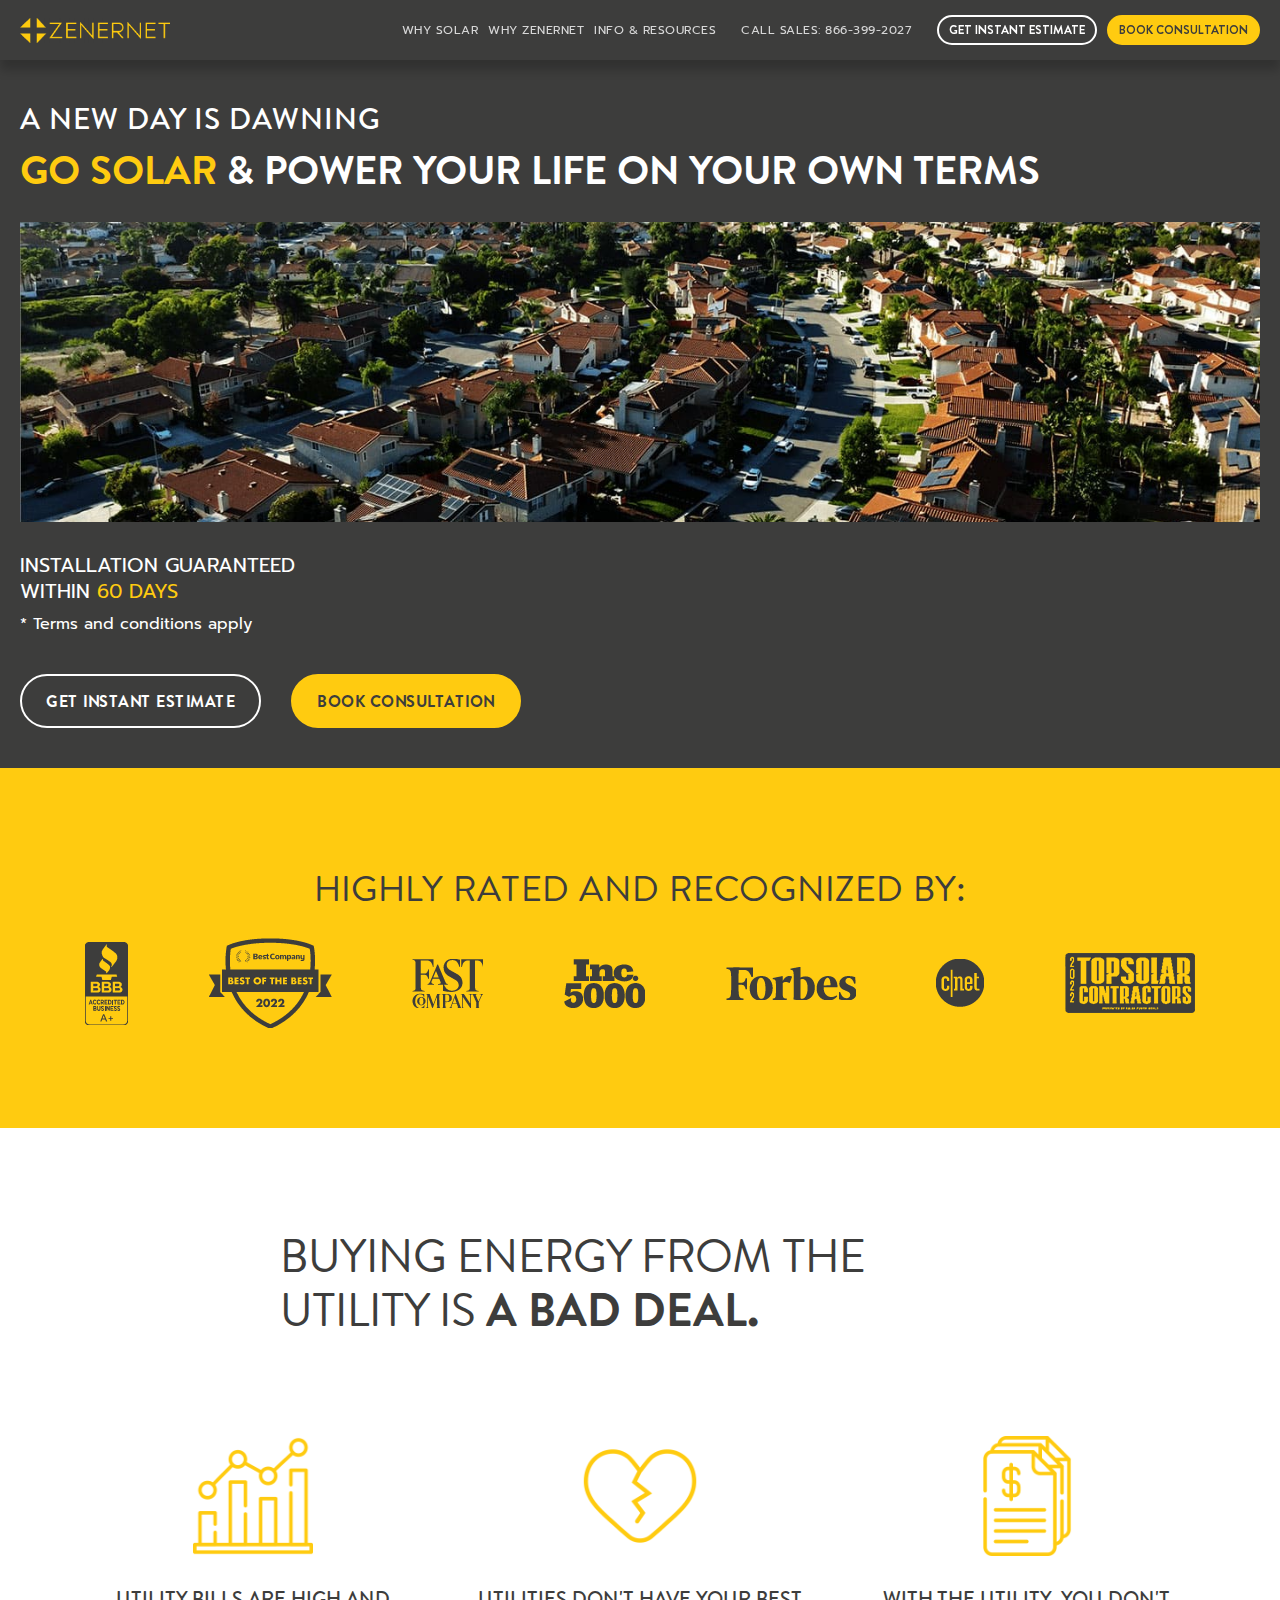
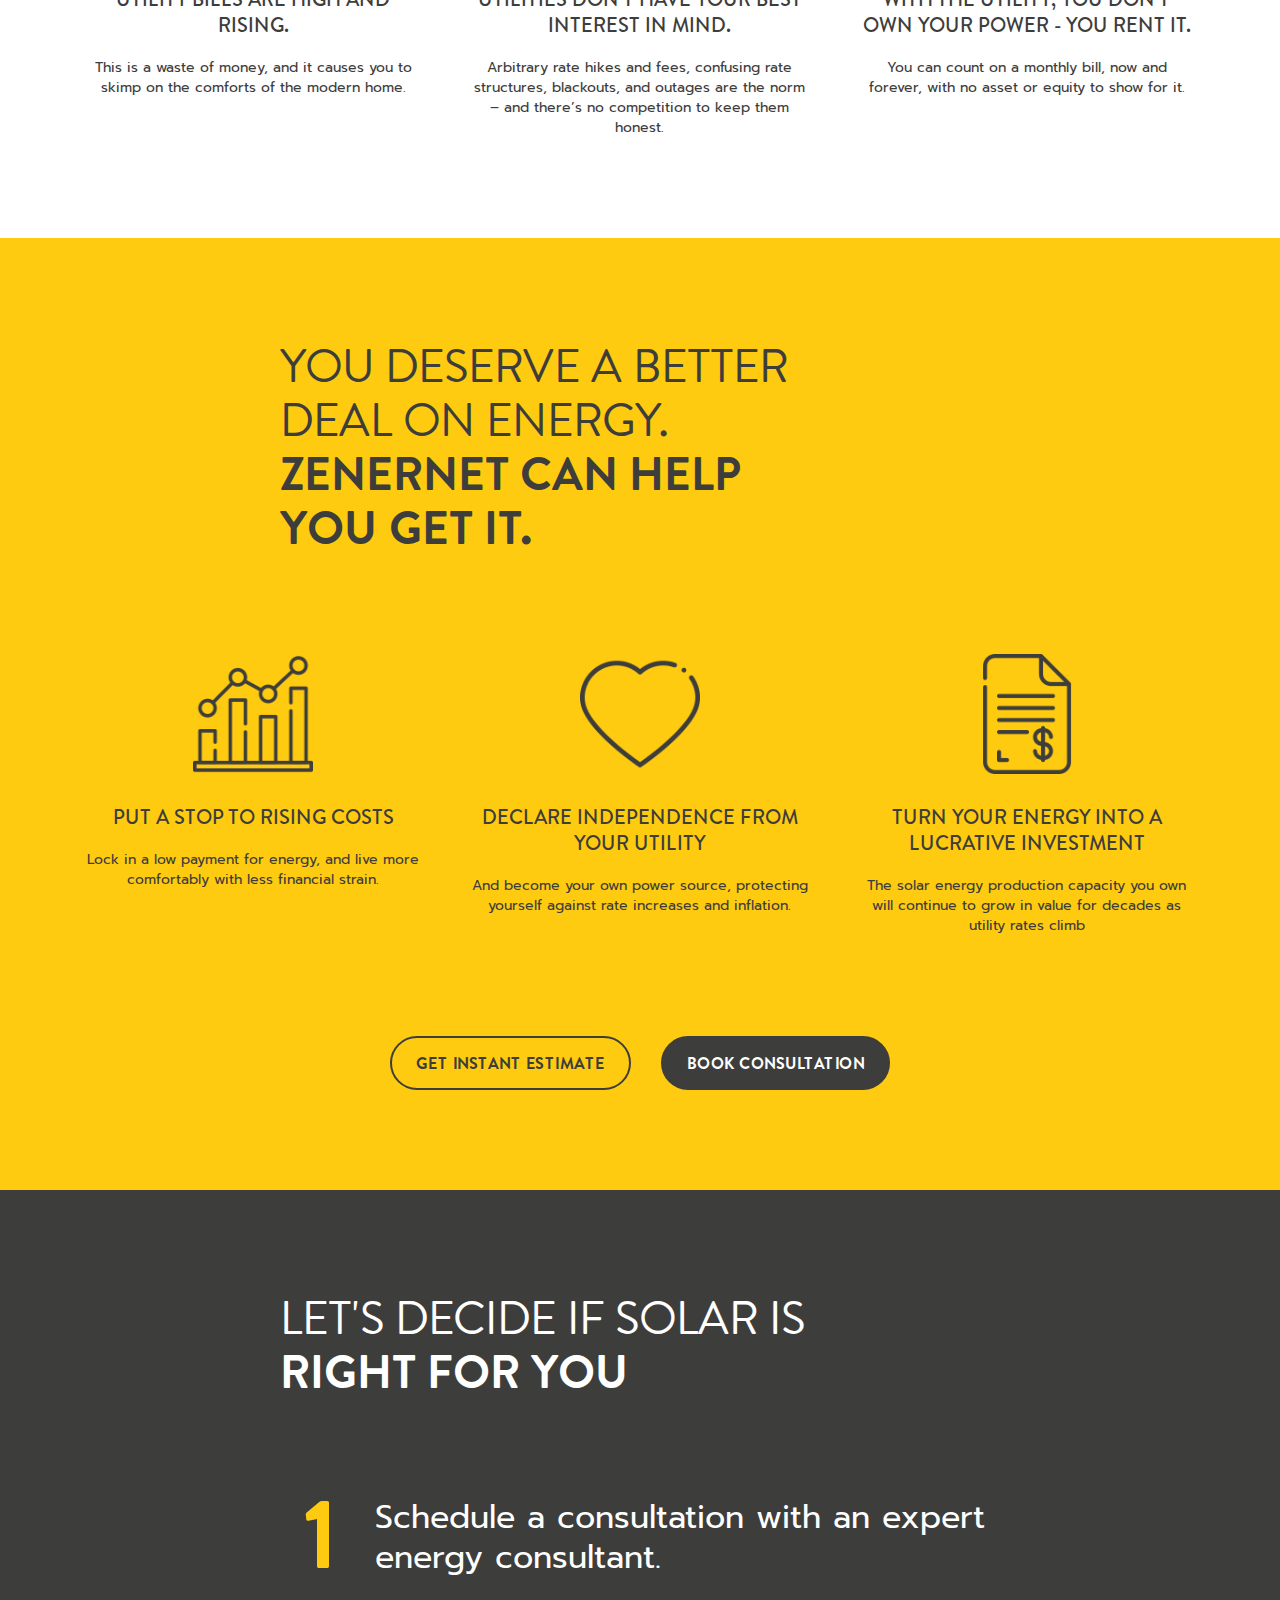
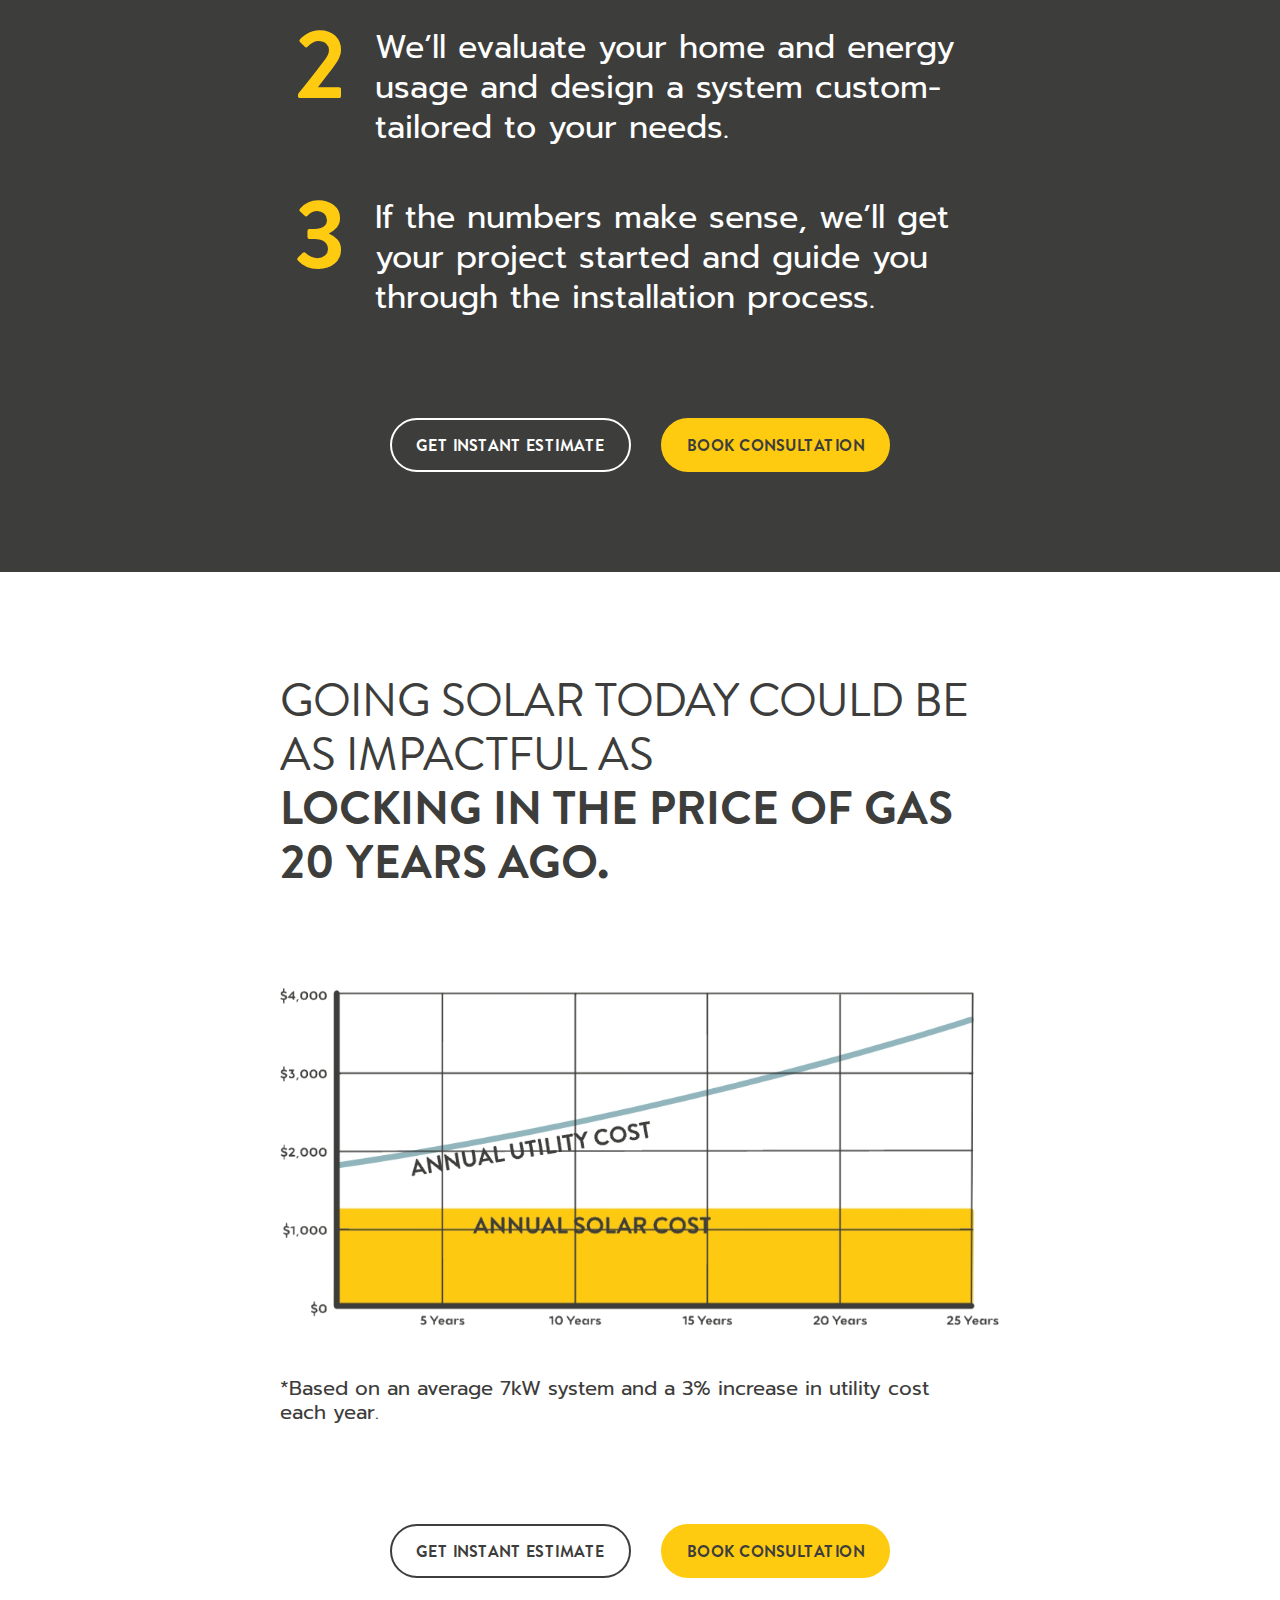
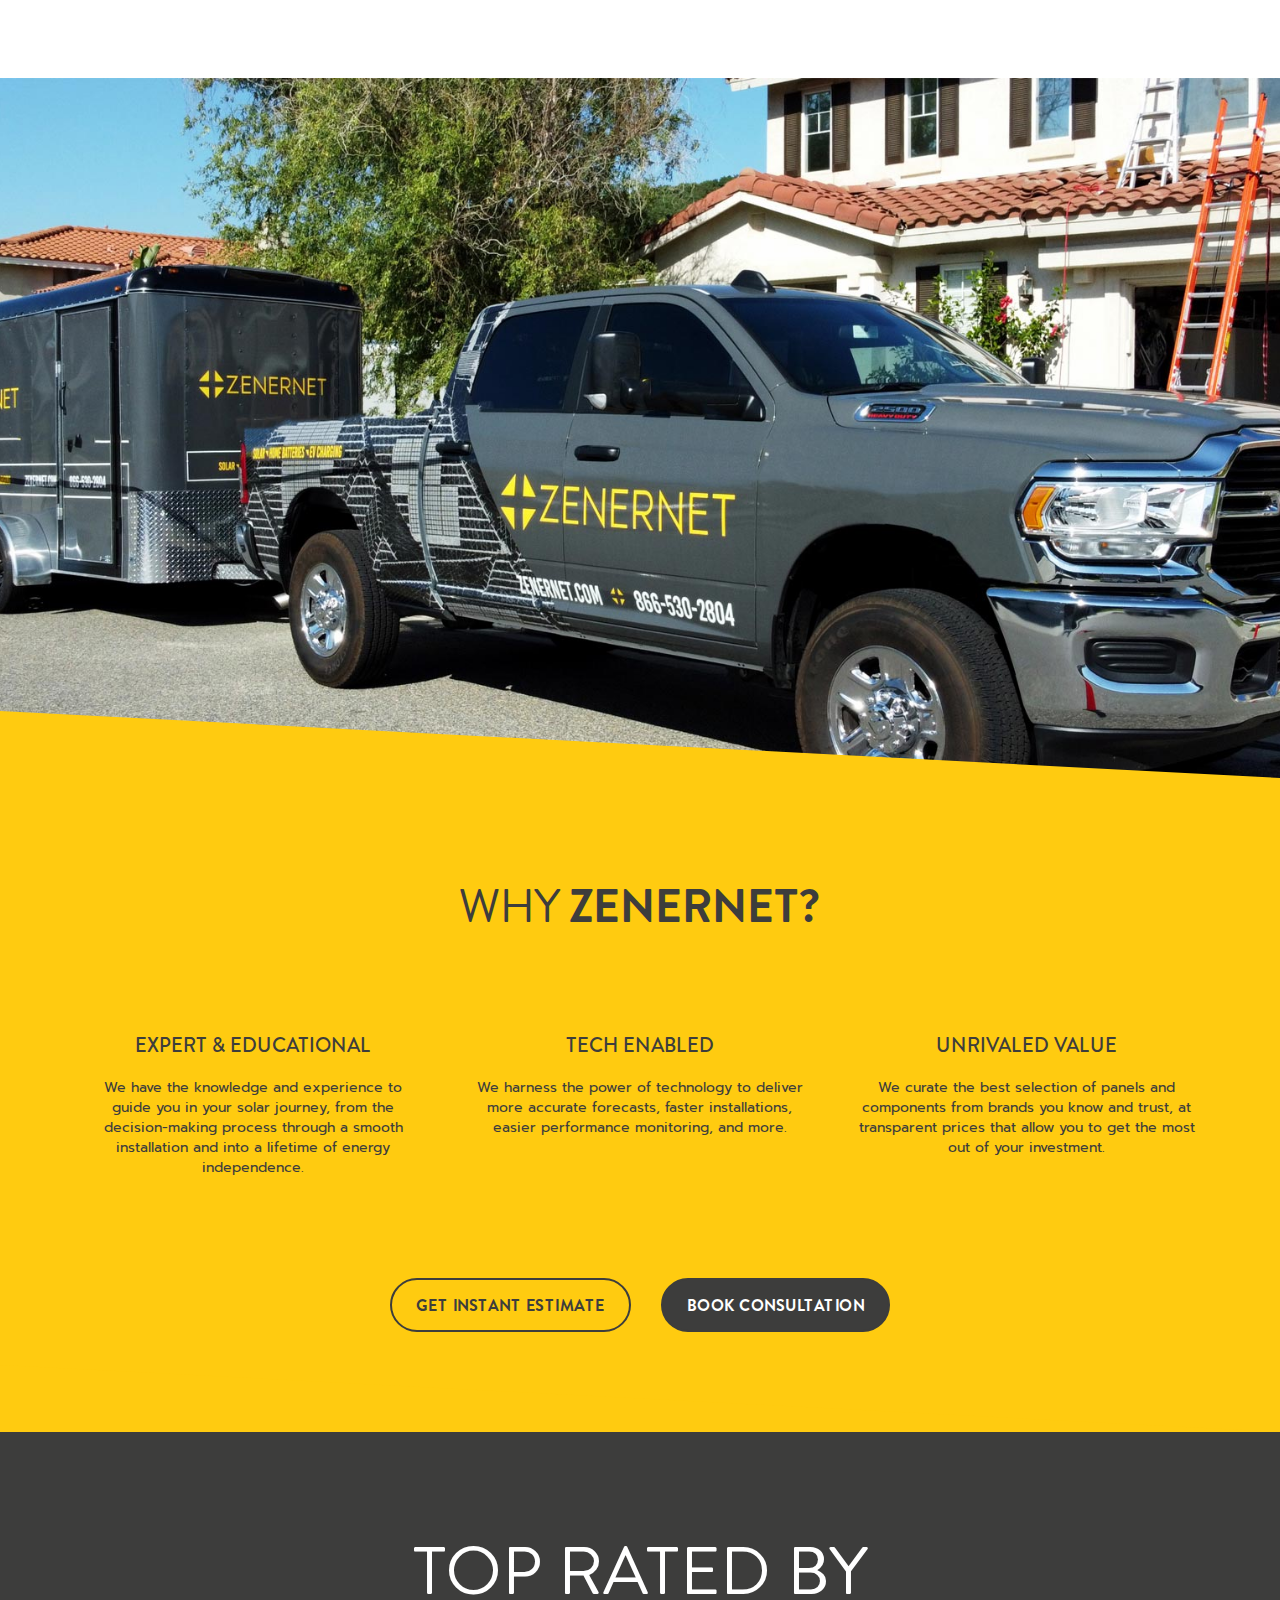
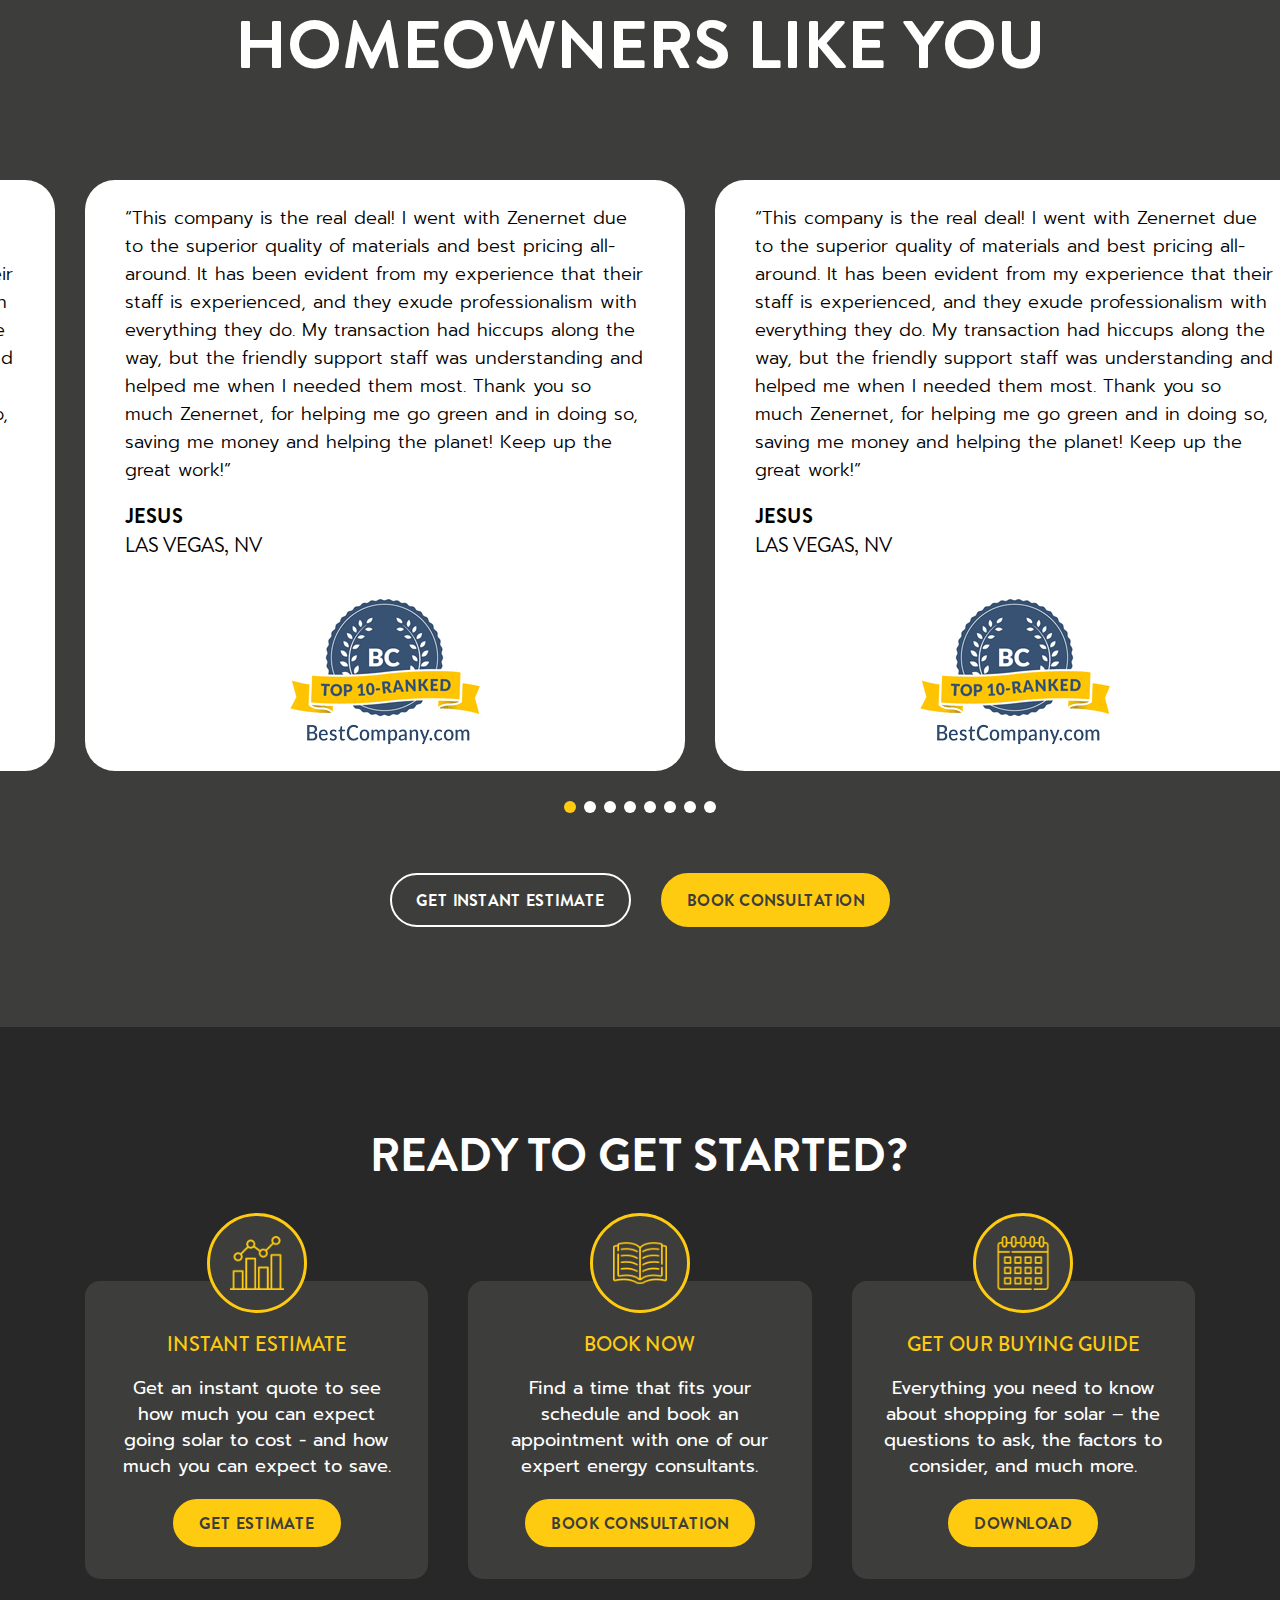
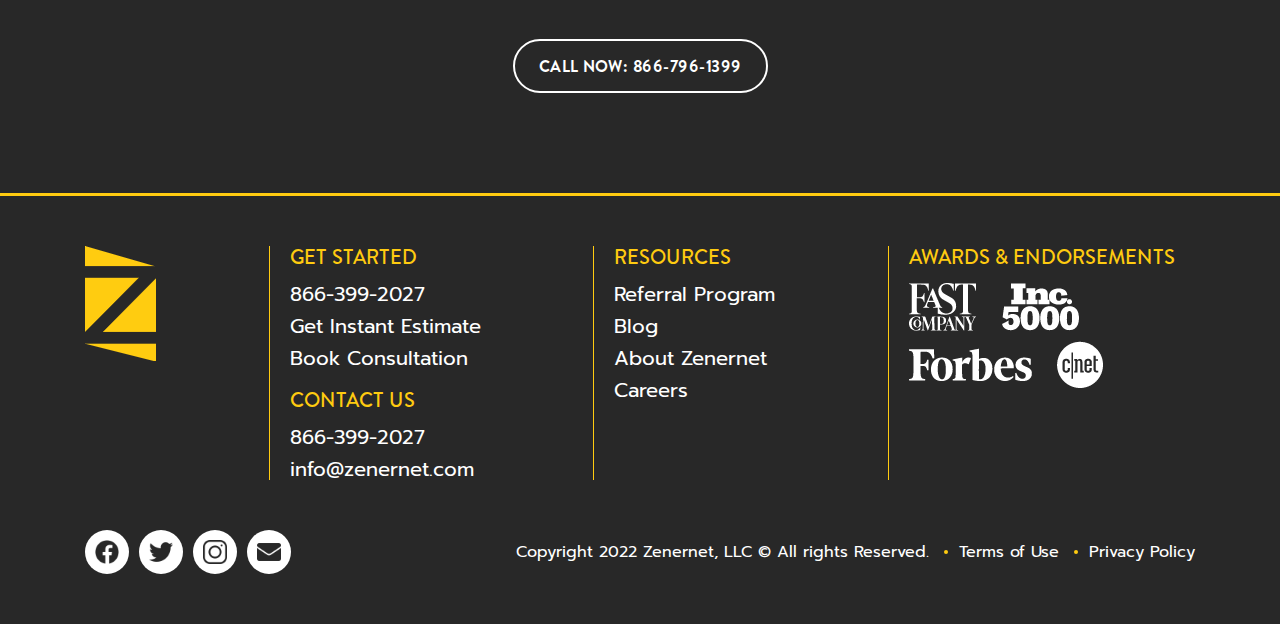
<file: index.html>
<!DOCTYPE html>
<html lang="en">
<head>

    <title>Zenernet</title>
    <meta content="width=device-width,maximum-scale=1,initial-scale=1,user-scalable=0" name="viewport">
    <meta http-equiv="Content-Type" content="text/html;charset=UTF-8" />
    <meta name="author" content="" />
    <meta name="description" content="" />
    <meta name="keywords" content="" /> 
    
    <link rel="stylesheet" href="css/global.css" media="all"/>
    <link rel="stylesheet" href="css/header.css" media="all"/>
    <link rel="stylesheet" href="css/page.css" media="all"/>
    <link rel="stylesheet" href="css/footer.css" media="all"/>
    <link rel="stylesheet" href="css/swiper-bundle.min.css" media="all"/>

    <link href="favicon.ico" rel="shortcut icon"/>

</head>

<body>  

    <!-- wrapper Start -->
    <div class="wrapper">
        <!-- header Start -->
        <header class="header">
            <div class="logo">
                <a href="#">
                    <img src="img/bg/logo.png" alt="zenernet">
                </a>
            </div>
            <div class="menu-btn">
                <span></span>
                <span></span>
                <span></span>
            </div>
            <div class="header__col-wrap">
                <div class="header__col">
                    <nav class="main-nav">
                        <ul>
                            <li>
                                <a href="#">Why Solar</a>
                            </li>
                            <li>
                                <a href="#">Why Zenernet</a>
                            </li>
                            <li>
                                <a href="#">Info & Resources</a>
                                <ul class="main-nav__dropdown">
                                    <li>
                                        <a href="#">Products</a>
                                        <ul>
                                            <li>
                                                <a href="#">Solar Panels</a>
                                            </li>
                                            <li>
                                                <a href="#">Batteries & Home Backup</a>
                                            </li>
                                            <li>
                                                <a href="#">EV Chargers</a>
                                            </li>
                                        </ul>
                                    </li>
                                    <li>
                                        <a href="#">Where We Install</a>
                                    </li>
                                    <li>
                                        <a href="#">About Us</a>
                                    </li>
                                    <li>
                                        <a href="#">Contact Us</a>
                                    </li>
                                    <li>
                                        <a href="#">Careers</a>
                                    </li>
                                    <li>
                                        <a href="#">Referrals</a>
                                    </li>
                                </ul>
                            </li>
                        </ul>
                    </nav>
                    <span class="header__phone">
                        <a href="tel:866-399-2027">Call Sales: 866-399-2027</a>
                    </span>
                    <div class="btn-panel btn-panel_small-size">
                        <a href="#" class="btn btn_small-size btn_white-color">Get Instant Estimate</a>
                        <a href="#" class="btn btn_small-size">Book Consultation</a>
                    </div>
                </div>
            </div>
        </header>
        <!-- header end -->
        <!-- page Start -->
        <main class="page">
            <section class="promo">
                <div class="promo__description">
                    <span class="promo__sub-title">A New Day Is Dawning</span>
                    <h1 class="promo__title"><span>Go Solar</span> & Power Your Life on Your Own Terms</h1>
                    <div class="promo__photo promo_photo_img-1"></div>
                    <span class="promo__text">Installation Guaranteed<br> Within <span>60 days</span></span>
                    <span class="promo__conditions">* Terms and conditions apply</span>
                    <div class="btn-panel">
                        <a href="#" class="btn btn_white-color">Get Instant Estimate</a>
                        <a href="#" class="btn">Book Consultation</a>
                    </div>
                </div>
            </section>
            <section class="section section_yellow-color">
                <div class="container">
                    <h2 class="small-title small-title_text-center">Highly Rated and Recognized By:</h2>
                    <div class="patners__list">
                        <div class="patners__item">
                            <img src="img/src/patner-img-1.png" alt="logo">
                        </div>
                        <div class="patners__item">
                            <img src="img/src/patner-img-2.png" alt="logo">
                        </div>
                        <div class="patners__item">
                            <img src="img/src/patner-img-3.png" alt="logo">
                        </div>
                        <div class="patners__item">
                            <img src="img/src/patner-img-4.png" alt="logo">
                        </div>
                        <div class="patners__item">
                            <img src="img/src/patner-img-5.png" alt="logo">
                        </div>
                        <div class="patners__item">
                            <img src="img/src/patner-img-6.png" alt="logo">
                        </div>
                        <div class="patners__item">
                            <img src="img/src/patner-img-7.png" alt="logo">
                        </div>
                    </div>
                </div>
            </section>
            <section class="section">
                <div class="container">
                    <h2 class="title title_position-center">Buying Energy From The Utility Is <strong>A Bad Deal.</strong></h2>
                    <div class="info">
                        <div class="info__item">
                            <div class="info__icon">
                                <img src="img/src/info-icon-1.png" alt="icon">
                            </div>
                            <h3 class="info__title">Utility Bills Are High and Rising.</h3>
                            <p>This is a waste of money, and it causes you to skimp on the comforts of the modern home.</p>
                        </div>
                        <div class="info__item">
                            <div class="info__icon">
                                <img src="img/src/info-icon-2.png" alt="icon">
                            </div>
                            <h3 class="info__title">Utilities Don't Have Your Best Interest In Mind.</h3>
                            <p>Arbitrary rate hikes and fees, confusing rate structures, blackouts, and outages are the norm – and there’s no competition to keep them honest.</p>
                        </div>
                        <div class="info__item">
                            <div class="info__icon">
                                <img src="img/src/info-icon-3.png" alt="icon">
                            </div>
                            <h3 class="info__title">With The Utility, You Don't Own Your Power - You Rent It.</h3>
                            <p>You can count on a monthly bill, now and forever, with no asset or equity to show for it.</p>
                        </div>
                    </div>
                </div>
            </section>
            <section class="section section_yellow-color">
                <div class="container">
                    <h2 class="title title_position-center">You Deserve A Better<br> Deal On Energy.<br> <strong>Zenernet Can Help<br> You Get It.</strong></h2>
                    <div class="info info_indent-bottom">
                        <div class="info__item">
                            <div class="info__icon">
                                <img src="img/src/info-icon-4.png" alt="icon">
                            </div>
                            <h3 class="info__title">Put A Stop To Rising Costs</h3>
                            <p>Lock in a low payment for energy, and live more comfortably with less financial strain.</p>
                        </div>
                        <div class="info__item">
                            <div class="info__icon">
                                <img src="img/src/info-icon-5.png" alt="icon">
                            </div>
                            <h3 class="info__title">Declare Independence From Your Utility</h3>
                            <p>And become your own power source, protecting yourself against rate increases and inflation.</p>
                        </div>
                        <div class="info__item">
                            <div class="info__icon">
                                <img src="img/src/info-icon-6.png" alt="icon">
                            </div>
                            <h3 class="info__title">Turn Your Energy Into A Lucrative Investment</h3>
                            <p>The solar energy production capacity you own will continue to grow in value for decades as utility rates climb </p>
                        </div>
                    </div>
                    <div class="btn-panel btn-panel_position-center">
                        <a href="#" class="btn btn_gray-color-transparent">Get Instant Estimate</a>
                        <a href="#" class="btn btn_gray-color">Book Consultation</a>
                    </div>
                </div>
            </section>
            <section class="section section_gray-color">
                <div class="container">
                    <h2 class="title title_position-center">Let's Decide If Solar Is<br> <strong>Right For You</strong></h2>
                    <div class="steps steps_indent-bottom">
                        <div class="steps__item">
                            <span class="steps__number">1</span>
                            <div class="steps__description">
                                <p>Schedule a consultation with an expert energy consultant.</p>
                            </div>
                        </div>
                        <div class="steps__item">
                            <span class="steps__number">2</span>
                            <div class="steps__description">
                                <p>We’ll evaluate your home and energy usage and design a system custom-tailored to your needs.</p>
                            </div>
                        </div>
                        <div class="steps__item">
                            <span class="steps__number">3</span>
                            <div class="steps__description">
                                <p>If the numbers make sense, we’ll get your project started and guide you through the installation process.</p>
                            </div>
                        </div>
                    </div>
                    <div class="btn-panel btn-panel_position-center">
                        <a href="#" class="btn btn_white-color">Get Instant Estimate</a>
                        <a href="#" class="btn">Book Consultation</a>
                    </div>
                </div>
            </section>
            <section class="section">
                <div class="container">
                    <h2 class="title title_position-center">Going Solar Today Could Be<br> As Impactful As<br> <strong>Locking In The Price of Gas<br> 20 Years Ago.</strong></h2>
                    <div class="price-chart price-chart_indent-bottom">
                        <div class="price-chart__photo">
                            <img src="img/src/price-chart-img.png" alt="photo">
                        </div>
                        <p>*Based on an average 7kW system and a 3% increase in utility cost<br> each year.</p>
                    </div>
                    <div class="btn-panel btn-panel_position-center">
                        <a href="#" class="btn btn_gray-color-transparent">Get Instant Estimate</a>
                        <a href="#" class="btn">Book Consultation</a>
                    </div>
                </div>
            </section>
            <section class="site-img">
                <img src="img/src/site-img.jpg" alt="photo">
            </section>
            <section class="section section_yellow-color section_top-decoration">
                <div class="container">
                    <h2 class="title title_text-center">Why <strong>Zenernet?</strong></h2>
                    <div class="info info_indent-bottom">
                        <div class="info__item">
                            <h3 class="info__title">Expert & Educational</h3>
                            <p>We have the knowledge and experience to guide you in your solar journey, from the decision-making process through a smooth installation and into a lifetime of energy independence.</p>
                        </div>
                        <div class="info__item">
                            <h3 class="info__title">Tech Enabled</h3>
                            <p>We harness the power of technology to deliver more accurate forecasts, faster installations, easier performance monitoring, and more.</p>
                        </div>
                        <div class="info__item">
                            <h3 class="info__title">Unrivaled Value</h3>
                            <p>We curate the best selection of panels and components from brands you know and trust, at transparent prices that allow you to get the most out of your investment.</p>
                        </div>
                    </div>
                    <div class="btn-panel btn-panel_position-center">
                        <a href="#" class="btn btn_gray-color-transparent">Get Instant Estimate</a>
                        <a href="#" class="btn btn_gray-color">Book Consultation</a>
                    </div>
                </div>
            </section>
            <section class="section section_gray-color section_hidden">
                <div class="container">
                    <h2 class="big-title big-title_text-center">Top Rated By<br> <strong>Homeowners Like You</strong></h2>
                    <div class="swiper reviews-slider reviews-slider_indent-bottom">
                        <div class="swiper-wrapper">
                            <div class="swiper-slide">
                                <div class="reviews-item">
                                    <p>“This company is the real deal! I went with Zenernet due to the superior quality of materials and best pricing all-around. It has been evident from my experience that their staff is experienced, and they exude professionalism with everything they do. My transaction had hiccups along the way, but the friendly support staff was understanding and helped me when I needed them most. Thank you so much Zenernet, for helping me go green and in doing so, saving me money and helping the planet! Keep up the great work!”</p>
                                    <span class="reviews-item__name">Jesus</span>
                                    <span class="reviews-item__city">Las Vegas, NV</span>
                                    <div class="reviews-item__img">
                                        <img src="img/src/reviews-img-1.png" alt="logo">
                                    </div>
                                </div>
                            </div>
                            <div class="swiper-slide">
                                <div class="reviews-item">
                                    <p>“This company is the real deal! I went with Zenernet due to the superior quality of materials and best pricing all-around. It has been evident from my experience that their staff is experienced, and they exude professionalism with everything they do. My transaction had hiccups along the way, but the friendly support staff was understanding and helped me when I needed them most. Thank you so much Zenernet, for helping me go green and in doing so, saving me money and helping the planet! Keep up the great work!”</p>
                                    <span class="reviews-item__name">Jesus</span>
                                    <span class="reviews-item__city">Las Vegas, NV</span>
                                    <div class="reviews-item__img">
                                        <img src="img/src/reviews-img-1.png" alt="logo">
                                    </div>
                                </div>
                            </div>
                            <div class="swiper-slide">
                                <div class="reviews-item">
                                    <p>“This company is the real deal! I went with Zenernet due to the superior quality of materials and best pricing all-around. It has been evident from my experience that their staff is experienced, and they exude professionalism with everything they do. My transaction had hiccups along the way, but the friendly support staff was understanding and helped me when I needed them most. Thank you so much Zenernet, for helping me go green and in doing so, saving me money and helping the planet! Keep up the great work!”</p>
                                    <span class="reviews-item__name">Jesus</span>
                                    <span class="reviews-item__city">Las Vegas, NV</span>
                                    <div class="reviews-item__img">
                                        <img src="img/src/reviews-img-1.png" alt="logo">
                                    </div>
                                </div>
                            </div>
                            <div class="swiper-slide">
                                <div class="reviews-item">
                                    <p>“This company is the real deal! I went with Zenernet due to the superior quality of materials and best pricing all-around. It has been evident from my experience that their staff is experienced, and they exude professionalism with everything they do. My transaction had hiccups along the way, but the friendly support staff was understanding and helped me when I needed them most. Thank you so much Zenernet, for helping me go green and in doing so, saving me money and helping the planet! Keep up the great work!”</p>
                                    <span class="reviews-item__name">Jesus</span>
                                    <span class="reviews-item__city">Las Vegas, NV</span>
                                    <div class="reviews-item__img">
                                        <img src="img/src/reviews-img-1.png" alt="logo">
                                    </div>
                                </div>
                            </div>
                            <div class="swiper-slide">
                                <div class="reviews-item">
                                    <p>“This company is the real deal! I went with Zenernet due to the superior quality of materials and best pricing all-around. It has been evident from my experience that their staff is experienced, and they exude professionalism with everything they do. My transaction had hiccups along the way, but the friendly support staff was understanding and helped me when I needed them most. Thank you so much Zenernet, for helping me go green and in doing so, saving me money and helping the planet! Keep up the great work!”</p>
                                    <span class="reviews-item__name">Jesus</span>
                                    <span class="reviews-item__city">Las Vegas, NV</span>
                                    <div class="reviews-item__img">
                                        <img src="img/src/reviews-img-1.png" alt="logo">
                                    </div>
                                </div>
                            </div>
                            <div class="swiper-slide">
                                <div class="reviews-item">
                                    <p>“This company is the real deal! I went with Zenernet due to the superior quality of materials and best pricing all-around. It has been evident from my experience that their staff is experienced, and they exude professionalism with everything they do. My transaction had hiccups along the way, but the friendly support staff was understanding and helped me when I needed them most. Thank you so much Zenernet, for helping me go green and in doing so, saving me money and helping the planet! Keep up the great work!”</p>
                                    <span class="reviews-item__name">Jesus</span>
                                    <span class="reviews-item__city">Las Vegas, NV</span>
                                    <div class="reviews-item__img">
                                        <img src="img/src/reviews-img-1.png" alt="logo">
                                    </div>
                                </div>
                            </div>
                            <div class="swiper-slide">
                                <div class="reviews-item">
                                    <p>“This company is the real deal! I went with Zenernet due to the superior quality of materials and best pricing all-around. It has been evident from my experience that their staff is experienced, and they exude professionalism with everything they do. My transaction had hiccups along the way, but the friendly support staff was understanding and helped me when I needed them most. Thank you so much Zenernet, for helping me go green and in doing so, saving me money and helping the planet! Keep up the great work!”</p>
                                    <span class="reviews-item__name">Jesus</span>
                                    <span class="reviews-item__city">Las Vegas, NV</span>
                                    <div class="reviews-item__img">
                                        <img src="img/src/reviews-img-1.png" alt="logo">
                                    </div>
                                </div>
                            </div>
                            <div class="swiper-slide">
                                <div class="reviews-item">
                                    <p>“This company is the real deal! I went with Zenernet due to the superior quality of materials and best pricing all-around. It has been evident from my experience that their staff is experienced, and they exude professionalism with everything they do. My transaction had hiccups along the way, but the friendly support staff was understanding and helped me when I needed them most. Thank you so much Zenernet, for helping me go green and in doing so, saving me money and helping the planet! Keep up the great work!”</p>
                                    <span class="reviews-item__name">Jesus</span>
                                    <span class="reviews-item__city">Las Vegas, NV</span>
                                    <div class="reviews-item__img">
                                        <img src="img/src/reviews-img-1.png" alt="logo">
                                    </div>
                                </div>
                            </div>
                        </div>
                        <div class="swiper-pagination"></div>
                    </div>
                    <div class="btn-panel btn-panel_position-center">
                        <a href="#" class="btn btn_white-color">Get Instant Estimate</a>
                        <a href="#" class="btn">Book Consultation</a>
                    </div>
                </div>
            </section>
            <section class="section section_dark-color">
                <div class="container">
                    <h2 class="title title_text-center"><strong>Ready To Get Started?</strong></h2>
                    <div class="get-started get-started_indent-bottom">
                        <div class="get-started__item">
                            <div class="get-started__icon">
                                <img src="img/src/get-started-icon-1.png" alt="icon">
                            </div>
                            <h3 class="get-started__title">Instant Estimate</h3>
                            <p>Get an instant quote to see how much you can expect going solar to cost - and how much you can expect to save.</p>
                            <a href="#" class="btn">Get Estimate</a>
                        </div>
                        <div class="get-started__item">
                            <div class="get-started__icon">
                                <img src="img/src/get-started-icon-2.png" alt="icon">
                            </div>
                            <h3 class="get-started__title">Book Now</h3>
                            <p>Find a time that fits your schedule and book an appointment with one of our expert energy consultants. </p>
                            <a href="#" class="btn">Book Consultation</a>
                        </div>
                        <div class="get-started__item">
                            <div class="get-started__icon">
                                <img src="img/src/get-started-icon-3.png" alt="icon">
                            </div>
                            <h3 class="get-started__title">Get Our Buying Guide</h3>
                            <p>Everything you need to know about shopping for solar – the questions to ask, the factors to consider, and much more. </p>
                            <a href="#" class="btn">Download</a>
                        </div>
                    </div>
                    <div class="btn-panel btn-panel_position-center btn-panel_one-btn">
                        <a href="tel:866-796-1399" class="btn btn_white-color">Call Now: 866-796-1399</a>
                    </div>
                </div>
            </section>
        </main>
        <!-- page end -->
        <!-- footer Sart -->
        <footer class="footer">
            <div class="container">
                <div class="footer__top-col">
                    <div class="footer__item">
                        <div class="footer__logo">
                            <a href="#">
                                <img src="img/src/footer-logo.png" alt="zenernet">
                            </a>
                        </div>
                    </div>
                    <div class="footer__item">
                        <h3 class="footer__title">Get Started</h3>
                        <ul class="footer__list footer__list_indent-bottom">
                            <li>
                                <a href="tel:866-399-2027">866-399-2027</a>
                            </li>
                            <li>
                                <a href="#">Get Instant Estimate</a>
                            </li>
                            <li>
                                <a href="#">Book Consultation</a>
                            </li>
                        </ul>
                        <h3 class="footer__title">Contact Us</h3>
                        <ul class="footer__list">
                            <li>
                                <a href="tel:866-399-2027">866-399-2027</a>
                            </li>
                            <li>
                                <a href="mailto:info@zenernet.com">info@zenernet.com</a>
                            </li>
                        </ul>
                    </div>
                    <div class="footer__item">
                        <h3 class="footer__title">Resources</h3>
                        <nav class="footer__nav">
                            <ul>
                                <li>
                                    <a href="#">Referral Program</a>
                                </li>
                                <li>
                                    <a href="#">Blog</a>
                                </li>
                                <li>
                                    <a href="#">About Zenernet</a>
                                </li>
                                <li>
                                    <a href="#">Careers</a>
                                </li>
                            </ul>
                        </nav>
                    </div>
                    <div class="footer__item">
                        <h3 class="footer__title">Awards & Endorsements</h3>
                        <div class="footer__brands">
                            <img src="img/src/brands-img.png" alt="photo">
                        </div>
                    </div>
                </div>
                <div class="footer__bottom-col">
                    <ul class="social">
                        <li>
                            <a href="#">
                                <img src="img/bg/facebook.png" alt="facebook">
                            </a>
                        </li>
                        <li>
                            <a href="#">
                                <img src="img/bg/twitter.png" alt="twitter">
                            </a>
                        </li>
                        <li>
                            <a href="#">
                                <img src="img/bg/instagram.png" alt="instagram">
                            </a>
                        </li>
                        <li>
                            <a href="mailto:info@zenernet.com?">
                                <img src="img/bg/mail.png" alt="mail">
                            </a>
                        </li>
                    </ul>
                    <div class="footer__right-col">
                        <span class="copy">Copyright 2022 Zenernet, LLC © All rights Reserved.</span>
                        <nav class="footer__info-nav">
                            <ul>
                                <li>
                                    <a href="#">Terms of Use</a>
                                </li>
                                <li>
                                    <a href="#">Privacy Policy</a>
                                </li>
                            </ul>
                        </nav>
                    </div>
                </div>
            </div>
        </footer>
        <!-- footer end -->
    </div>   
    <!-- wrapper end -->

    <!-- Plugin scripts -->
    <script type="text/javascript" src="js/swiper-bundle.min.js"></script>

    <!-- Scripts -->
    <script type="text/javascript" src="js/scripts.js"></script>

</body>

</html>
</file>
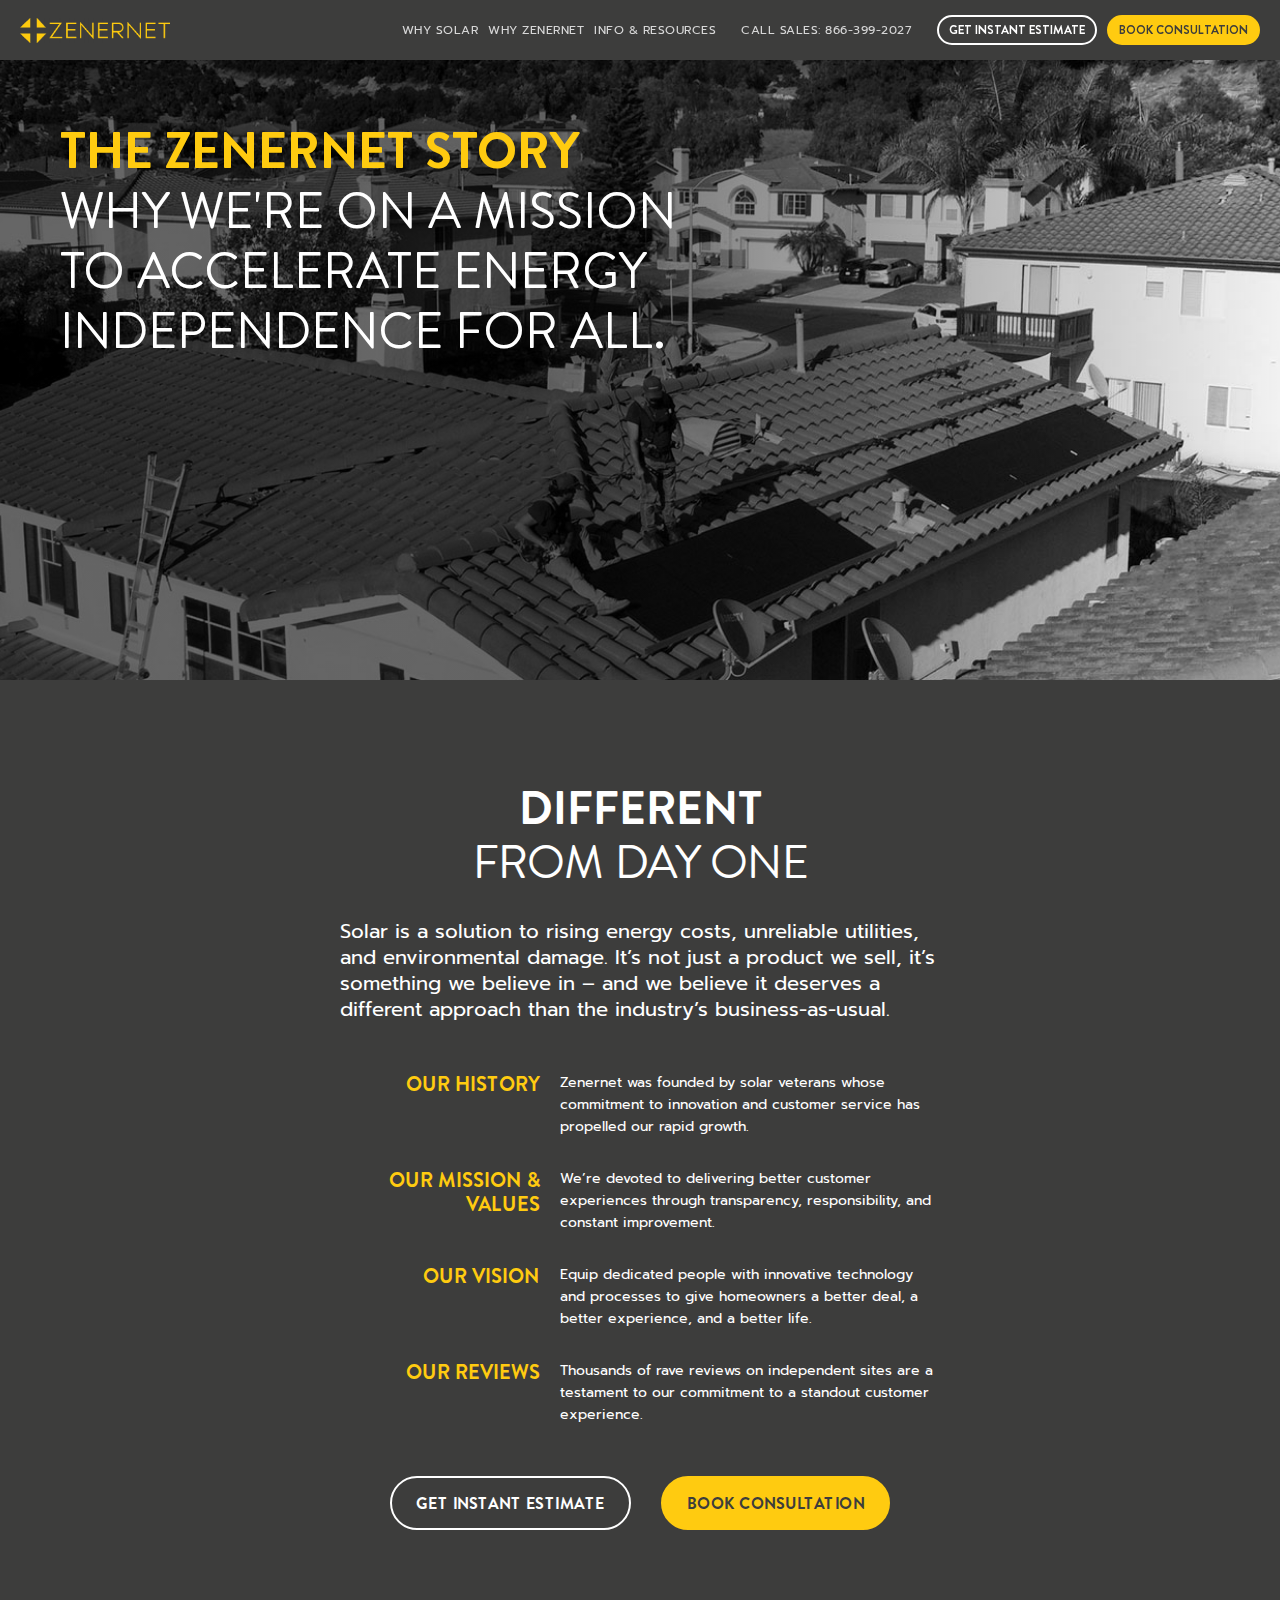
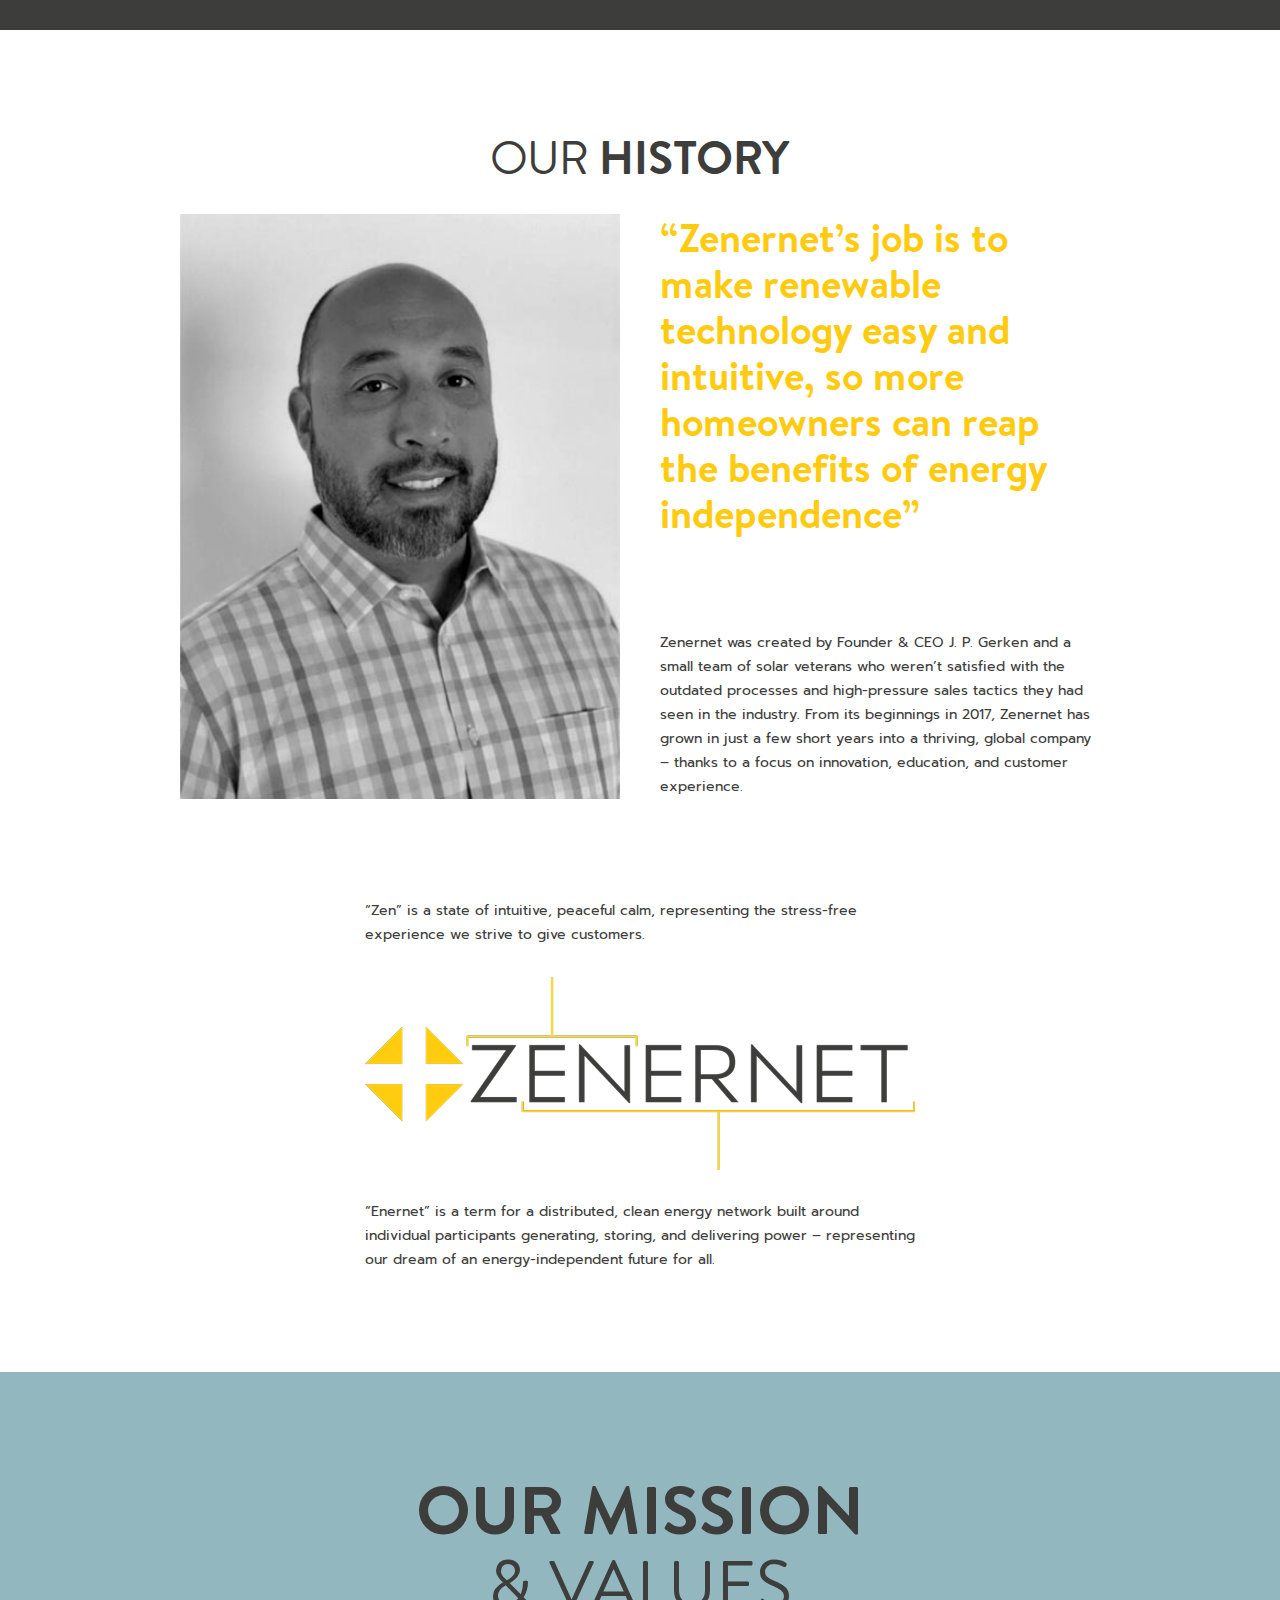
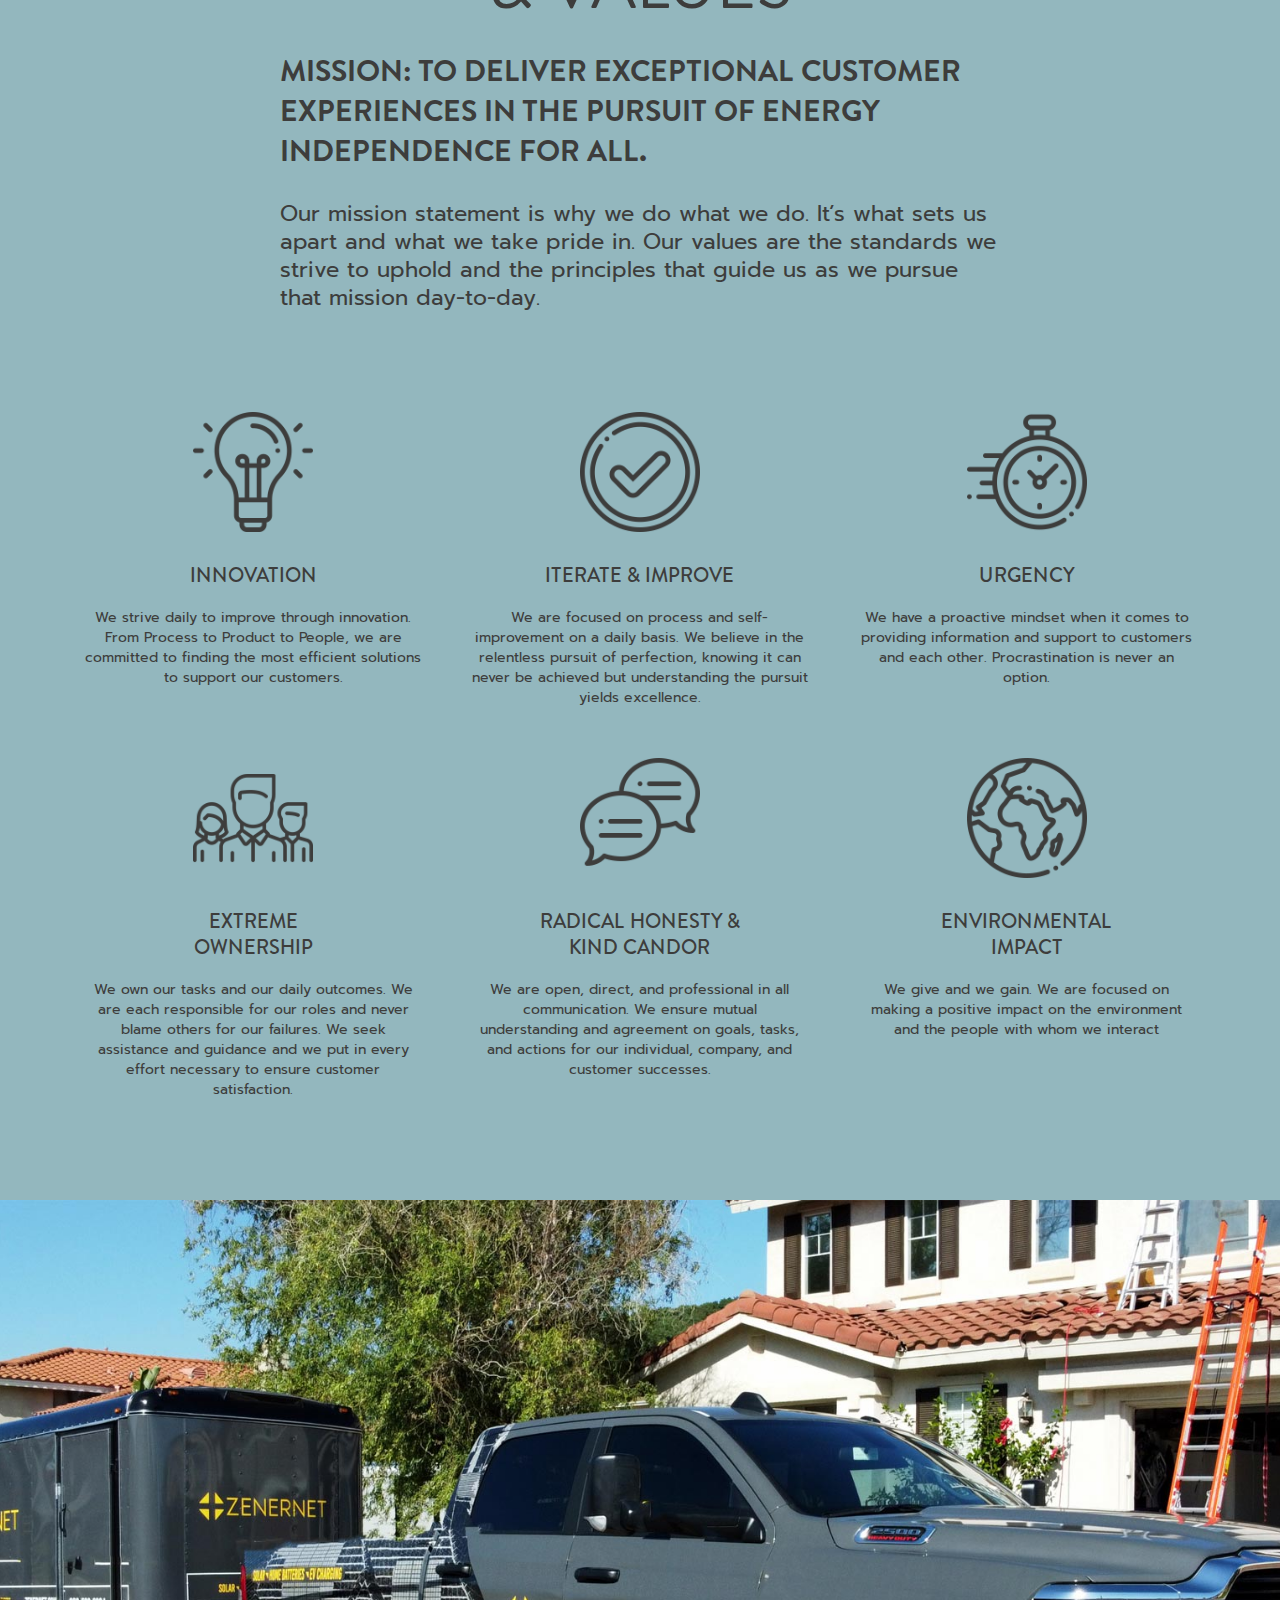
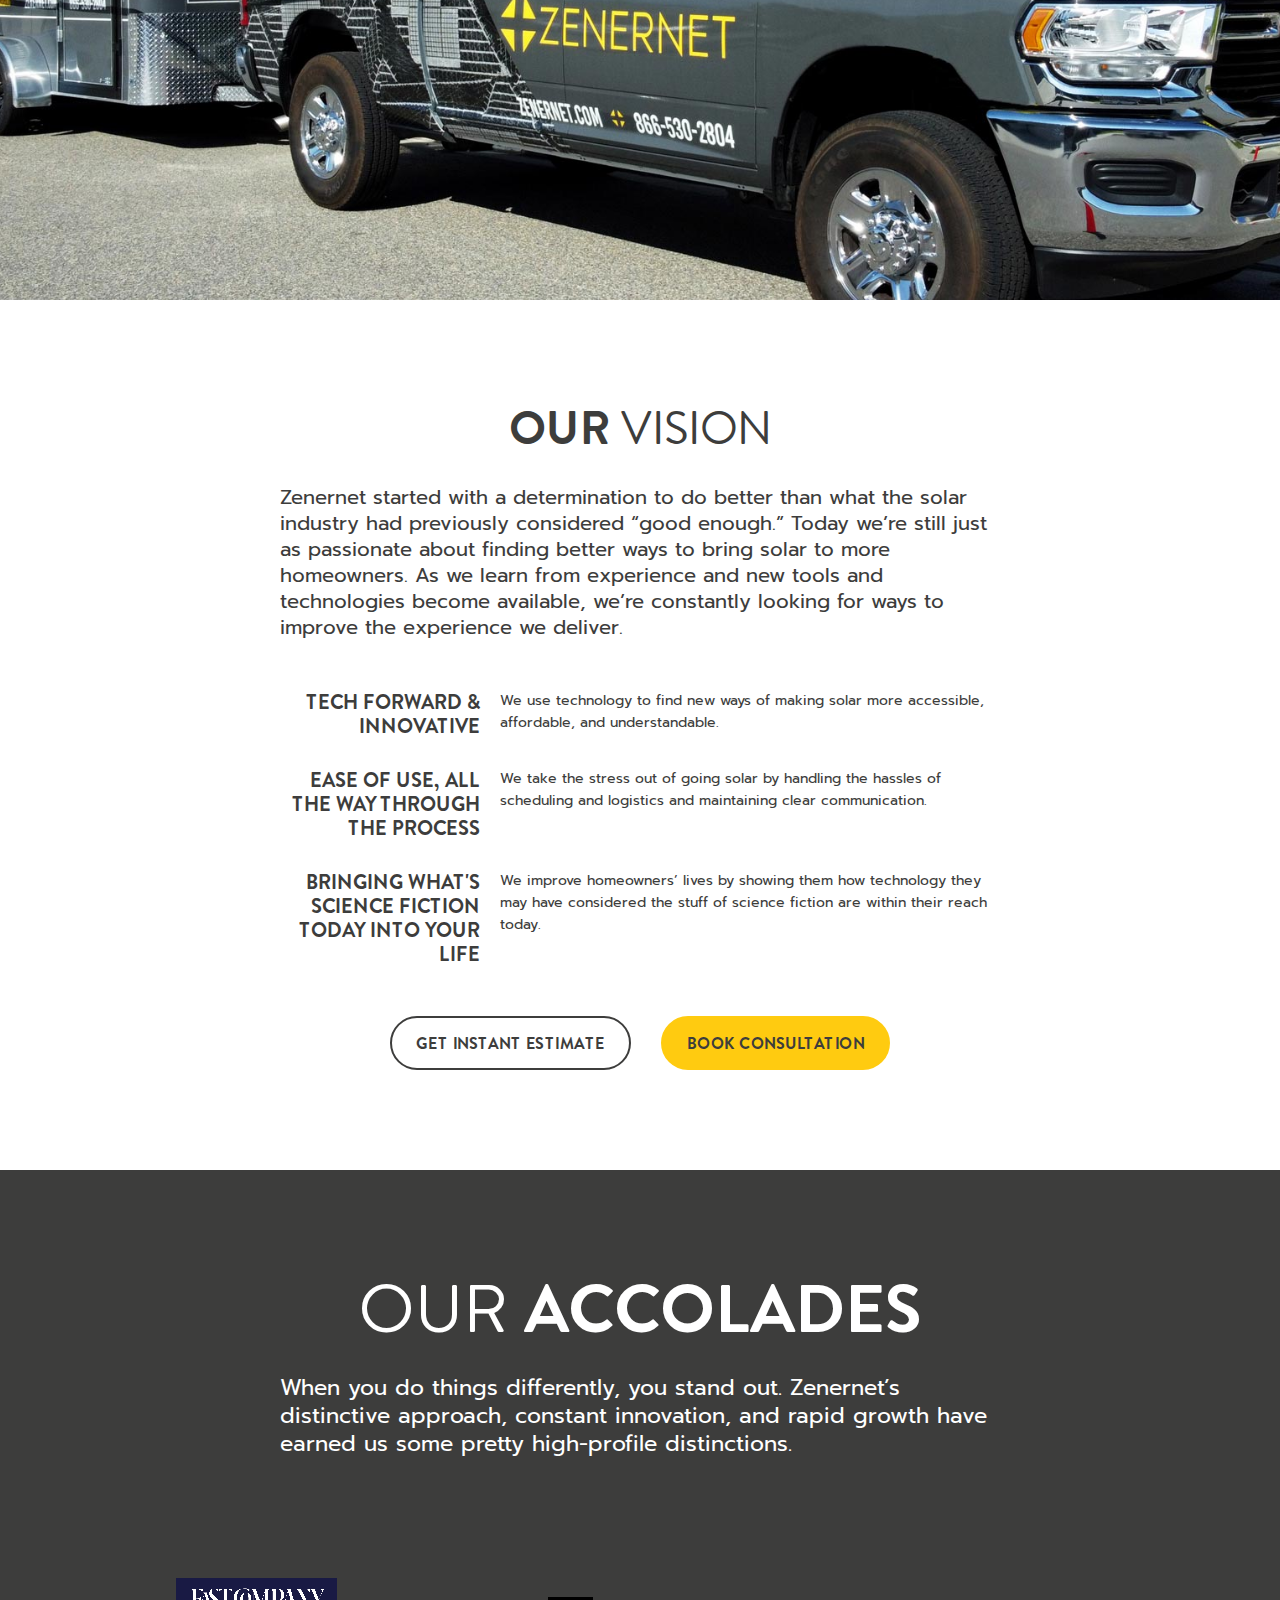
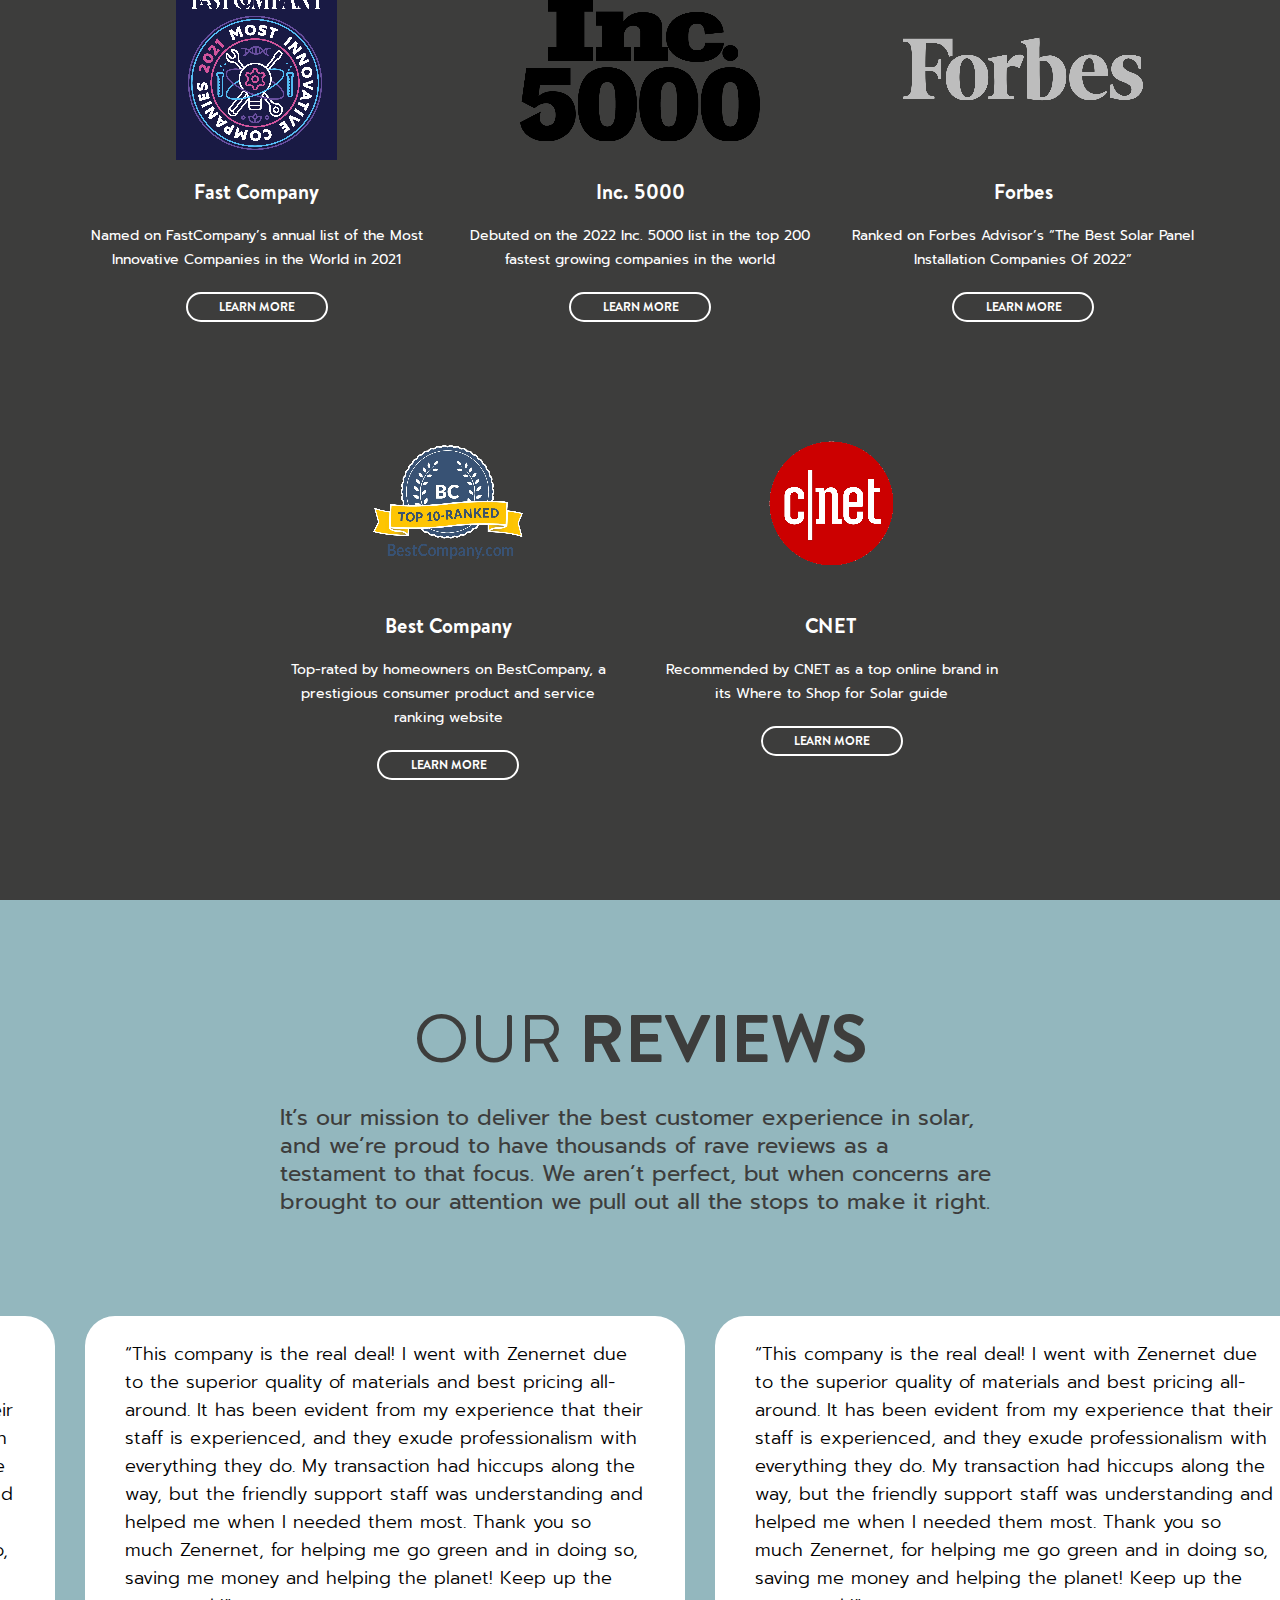
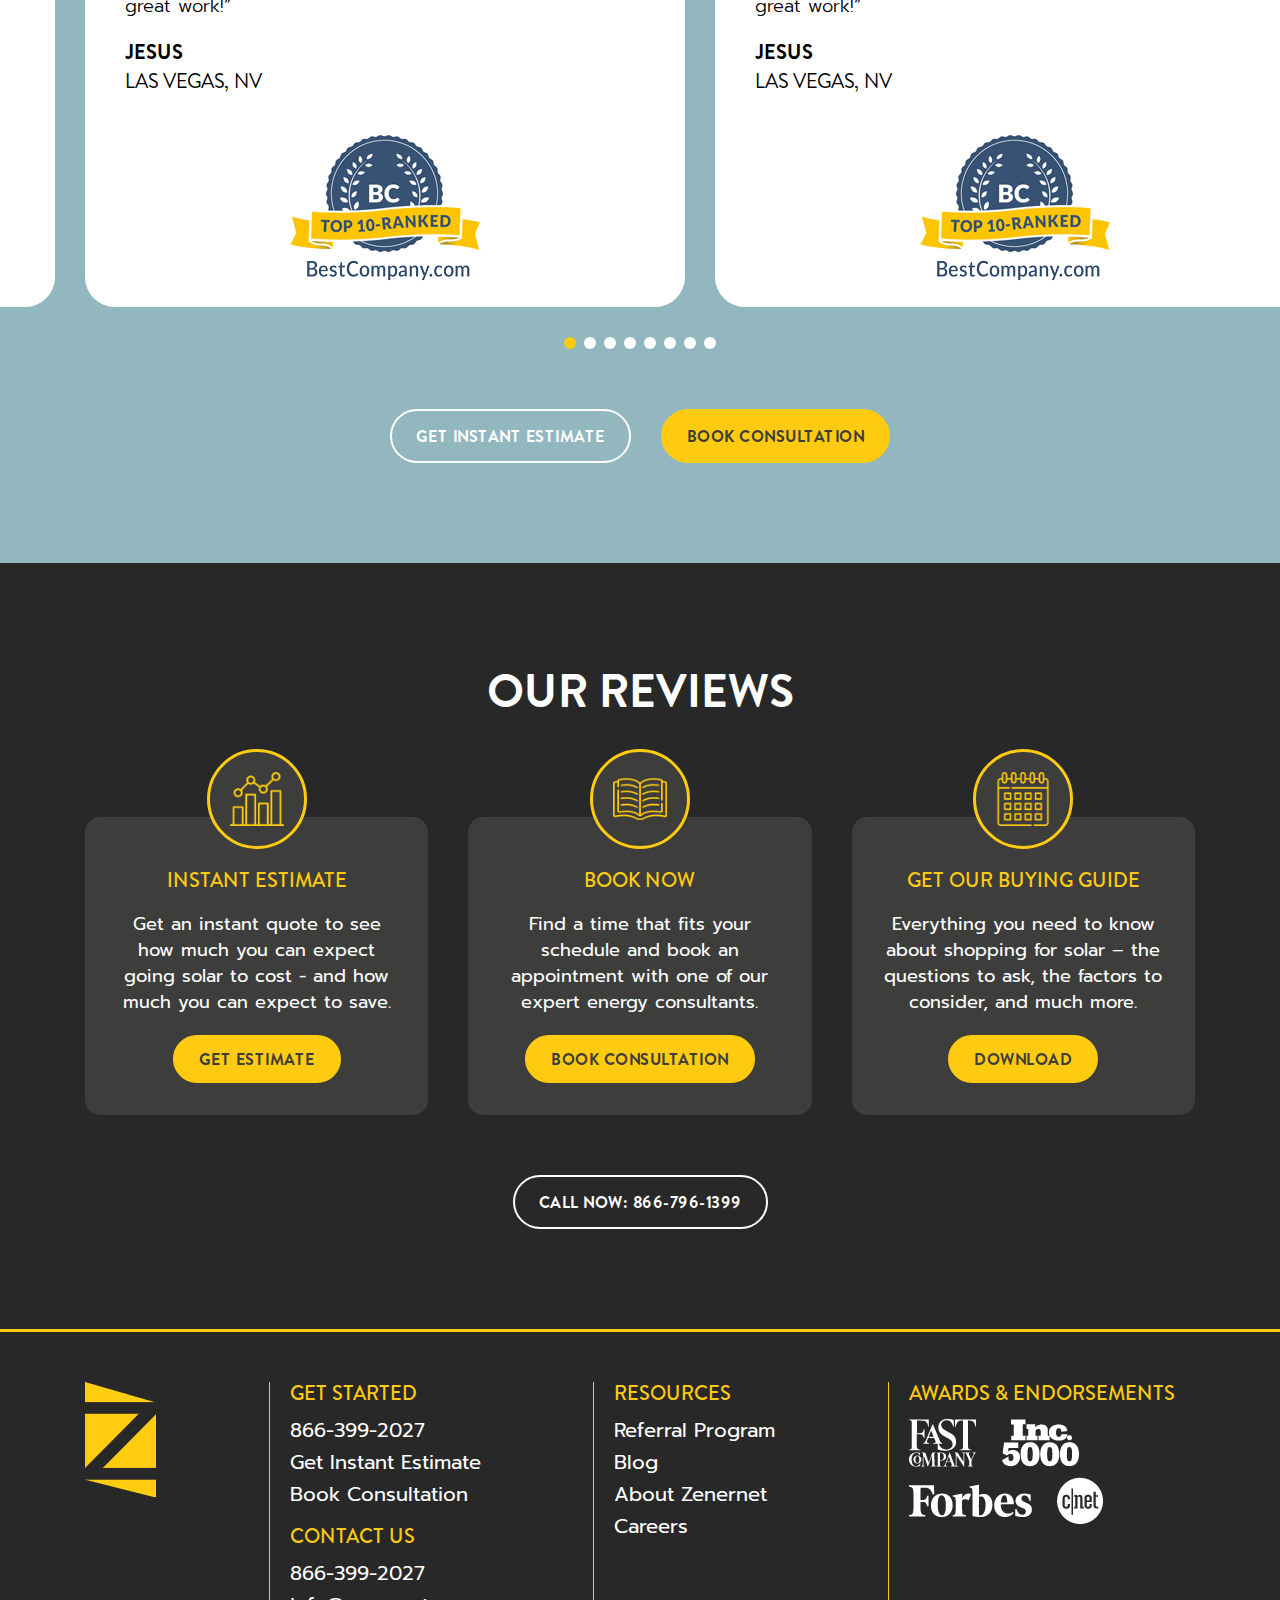
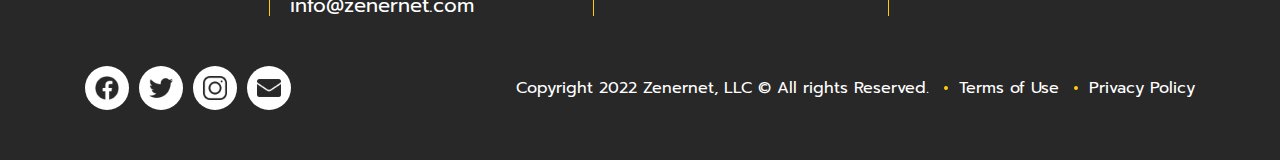
<file: about.html>
<!DOCTYPE html>
<html lang="en">
<head>

    <title>Zenernet</title>
    <meta content="width=device-width,maximum-scale=1,initial-scale=1,user-scalable=0" name="viewport">
    <meta http-equiv="Content-Type" content="text/html;charset=UTF-8" />
    <meta name="author" content="" />
    <meta name="description" content="" />
    <meta name="keywords" content="" /> 
    
    <link rel="stylesheet" href="css/global.css" media="all"/>
    <link rel="stylesheet" href="css/header.css" media="all"/>
    <link rel="stylesheet" href="css/page.css" media="all"/>
    <link rel="stylesheet" href="css/footer.css" media="all"/>
    <link rel="stylesheet" href="css/swiper-bundle.min.css" media="all"/>

    <link href="favicon.ico" rel="shortcut icon"/>

</head>

<body>  

    <!-- wrapper Start -->
    <div class="wrapper">
        <!-- header Start -->
        <header class="header">
            <div class="logo">
                <a href="#">
                    <img src="img/bg/logo.png" alt="zenernet">
                </a>
            </div>
            <div class="menu-btn">
                <span></span>
                <span></span>
                <span></span>
            </div>
            <div class="header__col-wrap">
                <div class="header__col">
                    <nav class="main-nav">
                        <ul>
                            <li>
                                <a href="#">Why Solar</a>
                            </li>
                            <li>
                                <a href="#">Why Zenernet</a>
                            </li>
                            <li>
                                <a href="#">Info & Resources</a>
                                <ul class="main-nav__dropdown">
                                    <li>
                                        <a href="#">Products</a>
                                        <ul>
                                            <li>
                                                <a href="#">Solar Panels</a>
                                            </li>
                                            <li>
                                                <a href="#">Batteries & Home Backup</a>
                                            </li>
                                            <li>
                                                <a href="#">EV Chargers</a>
                                            </li>
                                        </ul>
                                    </li>
                                    <li>
                                        <a href="#">Where We Install</a>
                                    </li>
                                    <li class="active">
                                        <a href="#">About Us</a>
                                    </li>
                                    <li>
                                        <a href="#">Contact Us</a>
                                    </li>
                                    <li>
                                        <a href="#">Careers</a>
                                    </li>
                                    <li>
                                        <a href="#">Referrals</a>
                                    </li>
                                </ul>
                            </li>
                        </ul>
                    </nav>
                    <span class="header__phone">
                        <a href="tel:866-399-2027">Call Sales: 866-399-2027</a>
                    </span>
                    <div class="btn-panel btn-panel_small-size">
                        <a href="#" class="btn btn_small-size btn_white-color">Get Instant Estimate</a>
                        <a href="#" class="btn btn_small-size">Book Consultation</a>
                    </div>
                </div>
            </div>
        </header>
        <!-- header end -->
        <!-- page Start -->
        <main class="page">
            <section class="promo-info promo-info__img-2">
                <div class="promo-info__in">
                    <h1 class="promo-info__title">
                        <strong>The Zenernet Story</strong><br>
                        Why We're On a Mission<br>
                        to Accelerate Energy<br>
                        Independence for All.
                    </h1>
                </div>
            </section>
            <section class="section section_gray-color">
                <div class="container">
                    <div class="col-small">
                        <h2 class="title title_text-center title_indent-bottom-small"><strong>Different</strong><br> From Day One</h2>
                        <p class="small-text">Solar is a solution to rising energy costs, unreliable utilities, and environmental damage. It’s not just a product we sell, it’s something we believe in – and we believe it deserves a different approach than the industry’s business-as-usual.</p>
                        <ul class="info-list">
                            <li>
                                <dl>
                                    <dt>Our History</dt>
                                    <dd>Zenernet was founded by solar veterans whose commitment to innovation and customer service has propelled our rapid growth.</dd>
                                </dl>
                            </li>
                            <li>
                                <dl>
                                    <dt>Our Mission & Values</dt>
                                    <dd>We’re devoted to delivering better customer experiences through transparency, responsibility, and constant improvement.</dd>
                                </dl>
                            </li>
                            <li>
                                <dl>
                                    <dt>Our Vision</dt>
                                    <dd>Equip dedicated people with innovative technology and processes to give homeowners a better deal, a better experience, and a better life.</dd>
                                </dl>
                            </li>
                            <li>
                                <dl>
                                    <dt>Our Reviews</dt>
                                    <dd>Thousands of rave reviews on independent sites are a testament to our commitment to a standout customer experience.</dd>
                                </dl>
                            </li>
                        </ul>
                        <div class="btn-panel btn-panel_position-center">
                            <a href="#" class="btn btn_white-color">Get Instant Estimate</a>
                            <a href="#" class="btn">Book Consultation</a>
                        </div>
                    </div>
                </div>
            </section>
            <section class="section">
                <div class="container">
                    <h2 class="title title_text-center title_indent-bottom-small">Our <strong>History</strong></h2>
                    <div class="about">
                        <div class="about__photo">
                            <img src="img/src/about-img.jpg" alt="photo">
                        </div>
                        <div class="about__description">
                            <h3 class="about__title">“Zenernet’s job is to make renewable technology easy and intuitive, so more homeowners can reap the benefits of energy independence”</h3>
                            <p>Zenernet was created by Founder & CEO J. P. Gerken and a small team of solar veterans who weren’t satisfied with the outdated processes and high-pressure sales tactics they had seen in the industry. From its beginnings in 2017, Zenernet has grown in just a few short years into a thriving, global company – thanks to a focus on innovation, education, and customer experience.</p>
                        </div>
                    </div>
                    <div class="company-info">
                        <p>“Zen” is a state of intuitive, peaceful calm, representing the stress-free experience we strive to give customers.</p>
                        <div class="company-info__logo">
                            <img src="img/src/company-logo.png" alt="logo">
                        </div>
                        <p>“Enernet” is a term for a distributed, clean energy network built around individual participants generating, storing, and delivering power – representing our dream of an energy-independent future for all.</p>
                    </div>
                </div>
            </section>
            <section class="section section_light-blue-color">
                <div class="container">
                    <div class="col-middle col-middle_indent-bottom">
                        <h2 class="big-title big-title_text-center big-title_indent-bottom-small"><strong>Our Mission</strong><br> & Values</h2>
                        <h3 class="subtitle">Mission: To deliver exceptional customer experiences in the pursuit of energy independence for all.</h3>
                        <p class="text">Our mission statement is why we do what we do. It’s what sets us apart and what we take pride in. Our values are the standards we strive to uphold and the principles that guide us as we pursue that mission day-to-day.</p>
                    </div>
                    <div class="info">
                        <div class="info__item">
                            <div class="info__icon">
                                <img src="img/src/info-icon-7.png" alt="icon">
                            </div>
                            <h3 class="info__title">Innovation</h3>
                            <p>We strive daily to improve through innovation. From Process to Product to People, we are committed to finding the most efficient solutions to support our customers.</p>
                        </div>
                        <div class="info__item">
                            <div class="info__icon">
                                <img src="img/src/info-icon-8.png" alt="icon">
                            </div>
                            <h3 class="info__title">Iterate & Improve</h3>
                            <p>We are focused on process and self-improvement on a daily basis. We believe in the relentless pursuit of perfection, knowing it can never be achieved but understanding the pursuit yields excellence.</p>
                        </div>
                        <div class="info__item">
                            <div class="info__icon">
                                <img src="img/src/info-icon-9.png" alt="icon">
                            </div>
                            <h3 class="info__title">Urgency</h3>
                            <p>We have a proactive mindset when it comes to providing information and support to customers and each other. Procrastination is never an option.</p>
                        </div>
                        <div class="info__item">
                            <div class="info__icon">
                                <img src="img/src/info-icon-10.png" alt="icon">
                            </div>
                            <h3 class="info__title">Extreme<br> Ownership</h3>
                            <p>We own our tasks and our daily outcomes. We are each responsible for our roles and never blame others for our failures. We seek assistance and guidance and we put in every effort necessary to ensure customer satisfaction.</p>
                        </div>
                        <div class="info__item">
                            <div class="info__icon">
                                <img src="img/src/info-icon-11.png" alt="icon">
                            </div>
                            <h3 class="info__title">Radical Honesty &<br> Kind Candor</h3>
                            <p>We are open, direct, and professional in all communication. We ensure mutual understanding and agreement on goals, tasks, and actions for our individual, company, and customer successes.</p>
                        </div>
                        <div class="info__item">
                            <div class="info__icon">
                                <img src="img/src/info-icon-12.png" alt="icon">
                            </div>
                            <h3 class="info__title">Environmental<br> Impact</h3>
                            <p>We give and we gain. We are focused on making a positive impact on the environment and the people with whom we interact</p>
                        </div>
                    </div>
                </div>
            </section>
            <section class="site-img">
                <img src="img/src/site-img.jpg" alt="photo">
            </section>
            <section class="section">
                <div class="container">
                    <div class="col-middle">
                        <h2 class="title title_text-center title_indent-bottom-small"><strong>Our</strong> Vision</h2>
                        <p class="small-text">Zenernet started with a determination to do better than what the solar industry had previously considered “good enough.” Today we’re still just as passionate about finding better ways to bring solar to more homeowners. As we learn from experience and new tools and technologies become available, we’re constantly looking for ways to improve the experience we deliver.</p>
                        <ul class="info-list">
                            <li>
                                <dl>
                                    <dt>Tech Forward & Innovative</dt>
                                    <dd>We use technology to find new ways of making solar more accessible, affordable, and understandable.</dd>
                                </dl>
                            </li>
                            <li>
                                <dl>
                                    <dt>Ease of Use, All the Way Through the Process</dt>
                                    <dd>We take the stress out of going solar by handling the hassles of scheduling and logistics and maintaining clear communication.</dd>
                                </dl>
                            </li>
                            <li>
                                <dl>
                                    <dt>Bringing What's Science Fiction Today Into Your Life</dt>
                                    <dd>We improve homeowners’ lives by showing them how technology they may have considered the stuff of science fiction are within their reach today.</dd>
                                </dl>
                            </li>
                        </ul>
                        <div class="btn-panel btn-panel_position-center">
                            <a href="#" class="btn btn_gray-color-transparent">Get Instant Estimate</a>
                            <a href="#" class="btn">Book Consultation</a>
                        </div>
                    </div>
                </div>
            </section>
            <section class="section section_gray-color">
                <div class="container">
                    <div class="col-middle col-middle_indent-bottom">
                        <h2 class="big-title big-title_text-center big-title_indent-bottom-small">Our <strong>Accolades</strong></h2>
                        <p class="text">When you do things differently, you stand out. Zenernet’s distinctive approach, constant innovation, and rapid growth have earned us some pretty high-profile distinctions.</p>
                    </div>
                    <div class="accolades">
                        <div class="accolades__item">
                            <div class="accolades__logo">
                                <img src="img/src/accolades-logo-1.png" alt="logo">
                            </div>
                            <h3 class="accolades__title">Fast Company</h3>
                            <p>Named on FastCompany’s annual list of the Most Innovative Companies in the World in 2021</p>
                            <a href="#" class="btn btn_small-size btn_white-color">Learn More</a>
                        </div>
                        <div class="accolades__item">
                            <div class="accolades__logo">
                                <img src="img/src/accolades-logo-2.png" alt="logo">
                            </div>
                            <h3 class="accolades__title">Inc. 5000</h3>
                            <p>Debuted on the 2022 Inc. 5000 list in the top 200 fastest growing companies in the world</p>
                            <a href="#" class="btn btn_small-size btn_white-color">Learn More</a>
                        </div>
                        <div class="accolades__item">
                            <div class="accolades__logo">
                                <img src="img/src/accolades-logo-3.png" alt="logo">
                            </div>
                            <h3 class="accolades__title">Forbes</h3>
                            <p>Ranked on Forbes Advisor’s “The Best Solar Panel Installation Companies Of 2022”</p>
                            <a href="#" class="btn btn_small-size btn_white-color">Learn More</a>
                        </div>
                        <div class="accolades__item">
                            <div class="accolades__logo">
                                <img src="img/src/accolades-logo-4.png" alt="logo">
                            </div>
                            <h3 class="accolades__title">Best Company</h3>
                            <p>Top-rated by homeowners on BestCompany, a prestigious consumer product and service ranking website</p>
                            <a href="#" class="btn btn_small-size btn_white-color">Learn More</a>
                        </div>
                        <div class="accolades__item">
                            <div class="accolades__logo">
                                <img src="img/src/accolades-logo-5.png" alt="logo">
                            </div>
                            <h3 class="accolades__title">CNET</h3>
                            <p>Recommended by CNET as a top online brand in its Where to Shop for Solar guide</p>
                            <a href="#" class="btn btn_small-size btn_white-color">Learn More</a>
                        </div>
                    </div>
                </div>
            </section>
            <section class="section section_light-blue-color section_hidden">
                <div class="container">
                    <div class="col-middle col-middle_indent-bottom">
                        <h2 class="big-title big-title_text-center big-title_indent-bottom-small">Our <strong>Reviews</strong></h2>
                        <p class="text">It’s our mission to deliver the best customer experience in solar, and we’re proud to have thousands of rave reviews as a testament to that focus. We aren’t perfect, but when concerns are brought to our attention we pull out all the stops to make it right.</p>
                    </div>
                    <div class="swiper reviews-slider reviews-slider_indent-bottom">
                        <div class="swiper-wrapper">
                            <div class="swiper-slide">
                                <div class="reviews-item">
                                    <p>“This company is the real deal! I went with Zenernet due to the superior quality of materials and best pricing all-around. It has been evident from my experience that their staff is experienced, and they exude professionalism with everything they do. My transaction had hiccups along the way, but the friendly support staff was understanding and helped me when I needed them most. Thank you so much Zenernet, for helping me go green and in doing so, saving me money and helping the planet! Keep up the great work!”</p>
                                    <span class="reviews-item__name">Jesus</span>
                                    <span class="reviews-item__city">Las Vegas, NV</span>
                                    <div class="reviews-item__img">
                                        <img src="img/src/reviews-img-1.png" alt="logo">
                                    </div>
                                </div>
                            </div>
                            <div class="swiper-slide">
                                <div class="reviews-item">
                                    <p>“This company is the real deal! I went with Zenernet due to the superior quality of materials and best pricing all-around. It has been evident from my experience that their staff is experienced, and they exude professionalism with everything they do. My transaction had hiccups along the way, but the friendly support staff was understanding and helped me when I needed them most. Thank you so much Zenernet, for helping me go green and in doing so, saving me money and helping the planet! Keep up the great work!”</p>
                                    <span class="reviews-item__name">Jesus</span>
                                    <span class="reviews-item__city">Las Vegas, NV</span>
                                    <div class="reviews-item__img">
                                        <img src="img/src/reviews-img-1.png" alt="logo">
                                    </div>
                                </div>
                            </div>
                            <div class="swiper-slide">
                                <div class="reviews-item">
                                    <p>“This company is the real deal! I went with Zenernet due to the superior quality of materials and best pricing all-around. It has been evident from my experience that their staff is experienced, and they exude professionalism with everything they do. My transaction had hiccups along the way, but the friendly support staff was understanding and helped me when I needed them most. Thank you so much Zenernet, for helping me go green and in doing so, saving me money and helping the planet! Keep up the great work!”</p>
                                    <span class="reviews-item__name">Jesus</span>
                                    <span class="reviews-item__city">Las Vegas, NV</span>
                                    <div class="reviews-item__img">
                                        <img src="img/src/reviews-img-1.png" alt="logo">
                                    </div>
                                </div>
                            </div>
                            <div class="swiper-slide">
                                <div class="reviews-item">
                                    <p>“This company is the real deal! I went with Zenernet due to the superior quality of materials and best pricing all-around. It has been evident from my experience that their staff is experienced, and they exude professionalism with everything they do. My transaction had hiccups along the way, but the friendly support staff was understanding and helped me when I needed them most. Thank you so much Zenernet, for helping me go green and in doing so, saving me money and helping the planet! Keep up the great work!”</p>
                                    <span class="reviews-item__name">Jesus</span>
                                    <span class="reviews-item__city">Las Vegas, NV</span>
                                    <div class="reviews-item__img">
                                        <img src="img/src/reviews-img-1.png" alt="logo">
                                    </div>
                                </div>
                            </div>
                            <div class="swiper-slide">
                                <div class="reviews-item">
                                    <p>“This company is the real deal! I went with Zenernet due to the superior quality of materials and best pricing all-around. It has been evident from my experience that their staff is experienced, and they exude professionalism with everything they do. My transaction had hiccups along the way, but the friendly support staff was understanding and helped me when I needed them most. Thank you so much Zenernet, for helping me go green and in doing so, saving me money and helping the planet! Keep up the great work!”</p>
                                    <span class="reviews-item__name">Jesus</span>
                                    <span class="reviews-item__city">Las Vegas, NV</span>
                                    <div class="reviews-item__img">
                                        <img src="img/src/reviews-img-1.png" alt="logo">
                                    </div>
                                </div>
                            </div>
                            <div class="swiper-slide">
                                <div class="reviews-item">
                                    <p>“This company is the real deal! I went with Zenernet due to the superior quality of materials and best pricing all-around. It has been evident from my experience that their staff is experienced, and they exude professionalism with everything they do. My transaction had hiccups along the way, but the friendly support staff was understanding and helped me when I needed them most. Thank you so much Zenernet, for helping me go green and in doing so, saving me money and helping the planet! Keep up the great work!”</p>
                                    <span class="reviews-item__name">Jesus</span>
                                    <span class="reviews-item__city">Las Vegas, NV</span>
                                    <div class="reviews-item__img">
                                        <img src="img/src/reviews-img-1.png" alt="logo">
                                    </div>
                                </div>
                            </div>
                            <div class="swiper-slide">
                                <div class="reviews-item">
                                    <p>“This company is the real deal! I went with Zenernet due to the superior quality of materials and best pricing all-around. It has been evident from my experience that their staff is experienced, and they exude professionalism with everything they do. My transaction had hiccups along the way, but the friendly support staff was understanding and helped me when I needed them most. Thank you so much Zenernet, for helping me go green and in doing so, saving me money and helping the planet! Keep up the great work!”</p>
                                    <span class="reviews-item__name">Jesus</span>
                                    <span class="reviews-item__city">Las Vegas, NV</span>
                                    <div class="reviews-item__img">
                                        <img src="img/src/reviews-img-1.png" alt="logo">
                                    </div>
                                </div>
                            </div>
                            <div class="swiper-slide">
                                <div class="reviews-item">
                                    <p>“This company is the real deal! I went with Zenernet due to the superior quality of materials and best pricing all-around. It has been evident from my experience that their staff is experienced, and they exude professionalism with everything they do. My transaction had hiccups along the way, but the friendly support staff was understanding and helped me when I needed them most. Thank you so much Zenernet, for helping me go green and in doing so, saving me money and helping the planet! Keep up the great work!”</p>
                                    <span class="reviews-item__name">Jesus</span>
                                    <span class="reviews-item__city">Las Vegas, NV</span>
                                    <div class="reviews-item__img">
                                        <img src="img/src/reviews-img-1.png" alt="logo">
                                    </div>
                                </div>
                            </div>
                        </div>
                        <div class="swiper-pagination"></div>
                    </div>
                    <div class="btn-panel btn-panel_position-center">
                        <a href="#" class="btn btn_white-color">Get Instant Estimate</a>
                        <a href="#" class="btn">Book Consultation</a>
                    </div>
                </div>
            </section>
            <section class="section section_dark-color">
                <div class="container">
                    <h2 class="title title_text-center"><strong>Our Reviews</strong></h2>
                    <div class="get-started get-started_indent-bottom">
                        <div class="get-started__item">
                            <div class="get-started__icon">
                                <img src="img/src/get-started-icon-1.png" alt="icon">
                            </div>
                            <h3 class="get-started__title">Instant Estimate</h3>
                            <p>Get an instant quote to see how much you can expect going solar to cost - and how much you can expect to save.</p>
                            <a href="#" class="btn">Get Estimate</a>
                        </div>
                        <div class="get-started__item">
                            <div class="get-started__icon">
                                <img src="img/src/get-started-icon-2.png" alt="icon">
                            </div>
                            <h3 class="get-started__title">Book Now</h3>
                            <p>Find a time that fits your schedule and book an appointment with one of our expert energy consultants. </p>
                            <a href="#" class="btn">Book Consultation</a>
                        </div>
                        <div class="get-started__item">
                            <div class="get-started__icon">
                                <img src="img/src/get-started-icon-3.png" alt="icon">
                            </div>
                            <h3 class="get-started__title">Get Our Buying Guide</h3>
                            <p>Everything you need to know about shopping for solar – the questions to ask, the factors to consider, and much more. </p>
                            <a href="#" class="btn">Download</a>
                        </div>
                    </div>
                    <div class="btn-panel btn-panel_position-center btn-panel_one-btn">
                        <a href="tel:866-796-1399" class="btn btn_white-color">Call Now: 866-796-1399</a>
                    </div>
                </div>
            </section>
        </main>
        <!-- page end -->
        <!-- footer Sart -->
        <footer class="footer">
            <div class="container">
                <div class="footer__top-col">
                    <div class="footer__item">
                        <div class="footer__logo">
                            <a href="#">
                                <img src="img/src/footer-logo.png" alt="zenernet">
                            </a>
                        </div>
                    </div>
                    <div class="footer__item">
                        <h3 class="footer__title">Get Started</h3>
                        <ul class="footer__list footer__list_indent-bottom">
                            <li>
                                <a href="tel:866-399-2027">866-399-2027</a>
                            </li>
                            <li>
                                <a href="#">Get Instant Estimate</a>
                            </li>
                            <li>
                                <a href="#">Book Consultation</a>
                            </li>
                        </ul>
                        <h3 class="footer__title">Contact Us</h3>
                        <ul class="footer__list">
                            <li>
                                <a href="tel:866-399-2027">866-399-2027</a>
                            </li>
                            <li>
                                <a href="mailto:info@zenernet.com">info@zenernet.com</a>
                            </li>
                        </ul>
                    </div>
                    <div class="footer__item">
                        <h3 class="footer__title">Resources</h3>
                        <nav class="footer__nav">
                            <ul>
                                <li>
                                    <a href="#">Referral Program</a>
                                </li>
                                <li>
                                    <a href="#">Blog</a>
                                </li>
                                <li>
                                    <a href="#">About Zenernet</a>
                                </li>
                                <li>
                                    <a href="#">Careers</a>
                                </li>
                            </ul>
                        </nav>
                    </div>
                    <div class="footer__item">
                        <h3 class="footer__title">Awards & Endorsements</h3>
                        <div class="footer__brands">
                            <img src="img/src/brands-img.png" alt="photo">
                        </div>
                    </div>
                </div>
                <div class="footer__bottom-col">
                    <ul class="social">
                        <li>
                            <a href="#">
                                <img src="img/bg/facebook.png" alt="facebook">
                            </a>
                        </li>
                        <li>
                            <a href="#">
                                <img src="img/bg/twitter.png" alt="twitter">
                            </a>
                        </li>
                        <li>
                            <a href="#">
                                <img src="img/bg/instagram.png" alt="instagram">
                            </a>
                        </li>
                        <li>
                            <a href="mailto:info@zenernet.com?">
                                <img src="img/bg/mail.png" alt="mail">
                            </a>
                        </li>
                    </ul>
                    <div class="footer__right-col">
                        <span class="copy">Copyright 2022 Zenernet, LLC © All rights Reserved.</span>
                        <nav class="footer__info-nav">
                            <ul>
                                <li>
                                    <a href="#">Terms of Use</a>
                                </li>
                                <li>
                                    <a href="#">Privacy Policy</a>
                                </li>
                            </ul>
                        </nav>
                    </div>
                </div>
            </div>
        </footer>
        <!-- footer end -->
    </div>   
    <!-- wrapper end -->

    <!-- Plugin scripts -->
    <script type="text/javascript" src="js/swiper-bundle.min.js"></script>

    <!-- Scripts -->
    <script type="text/javascript" src="js/scripts.js"></script>

</body>

</html>
</file>
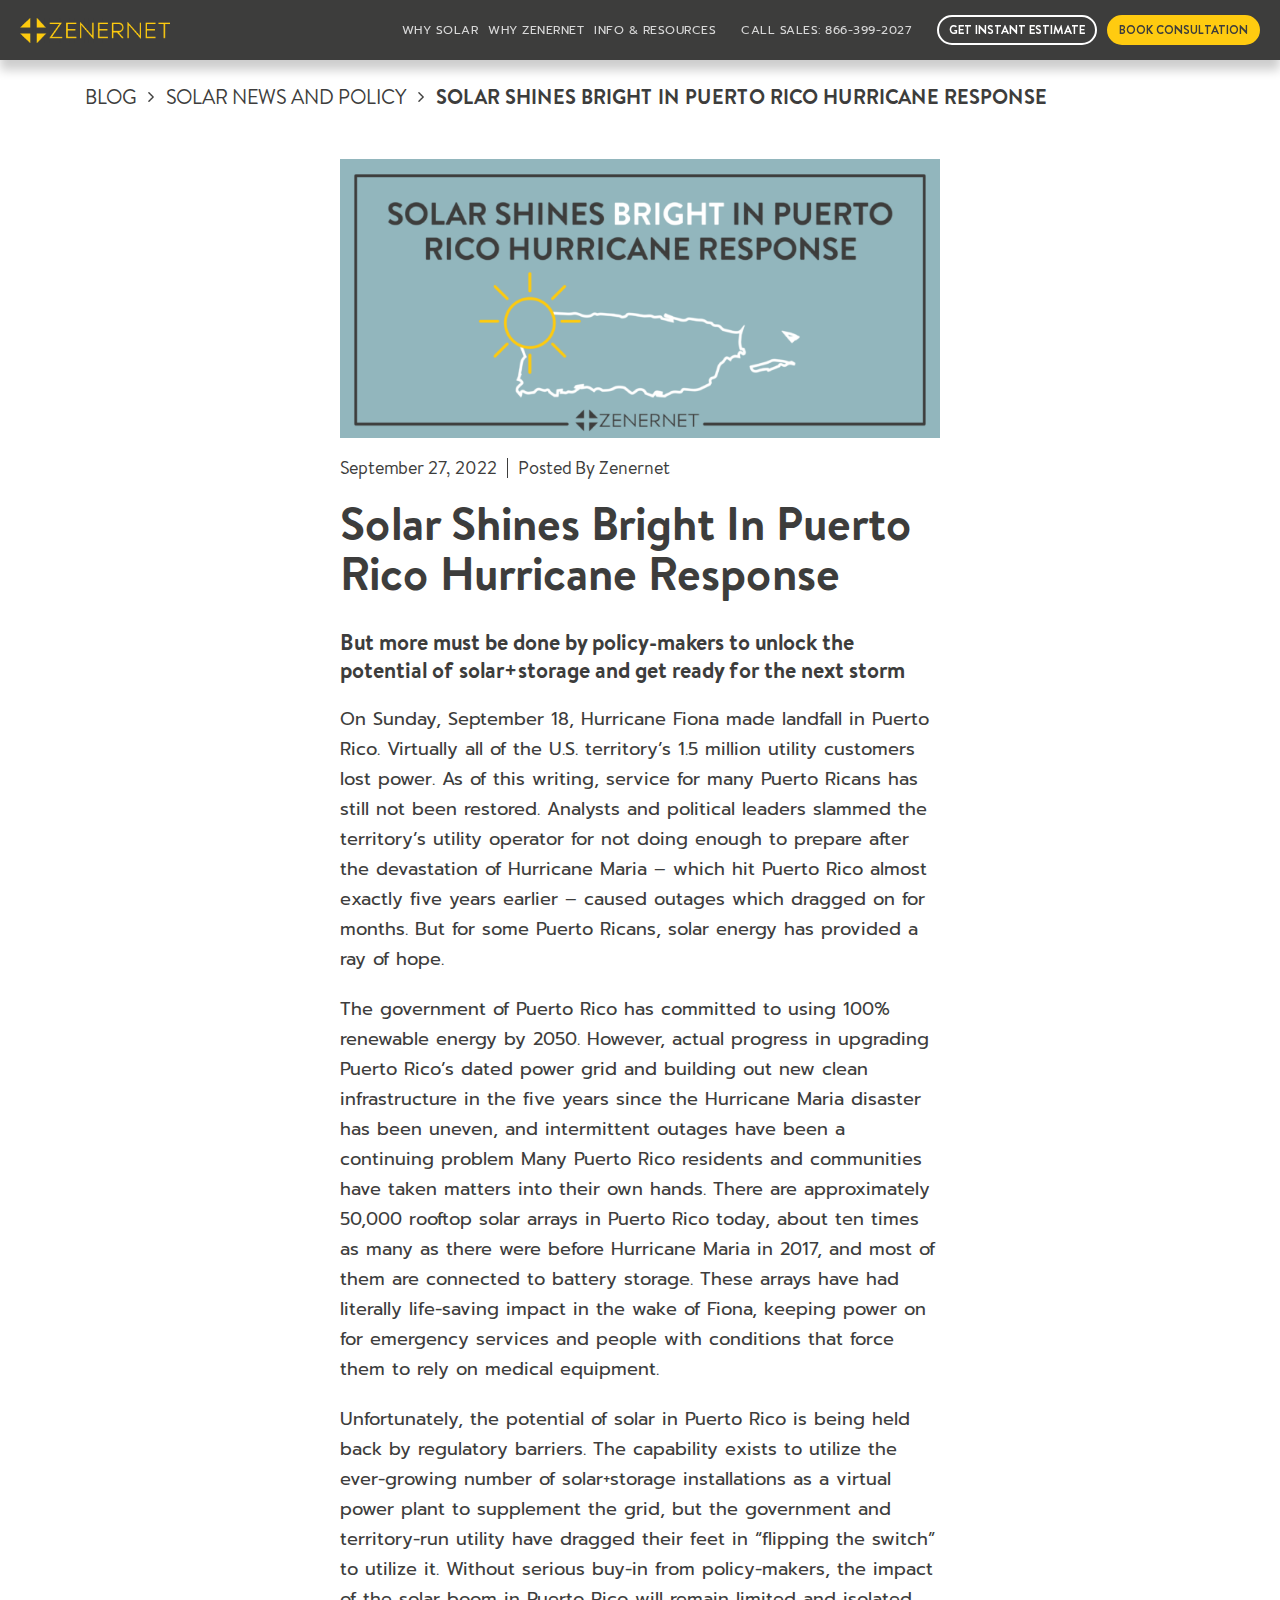
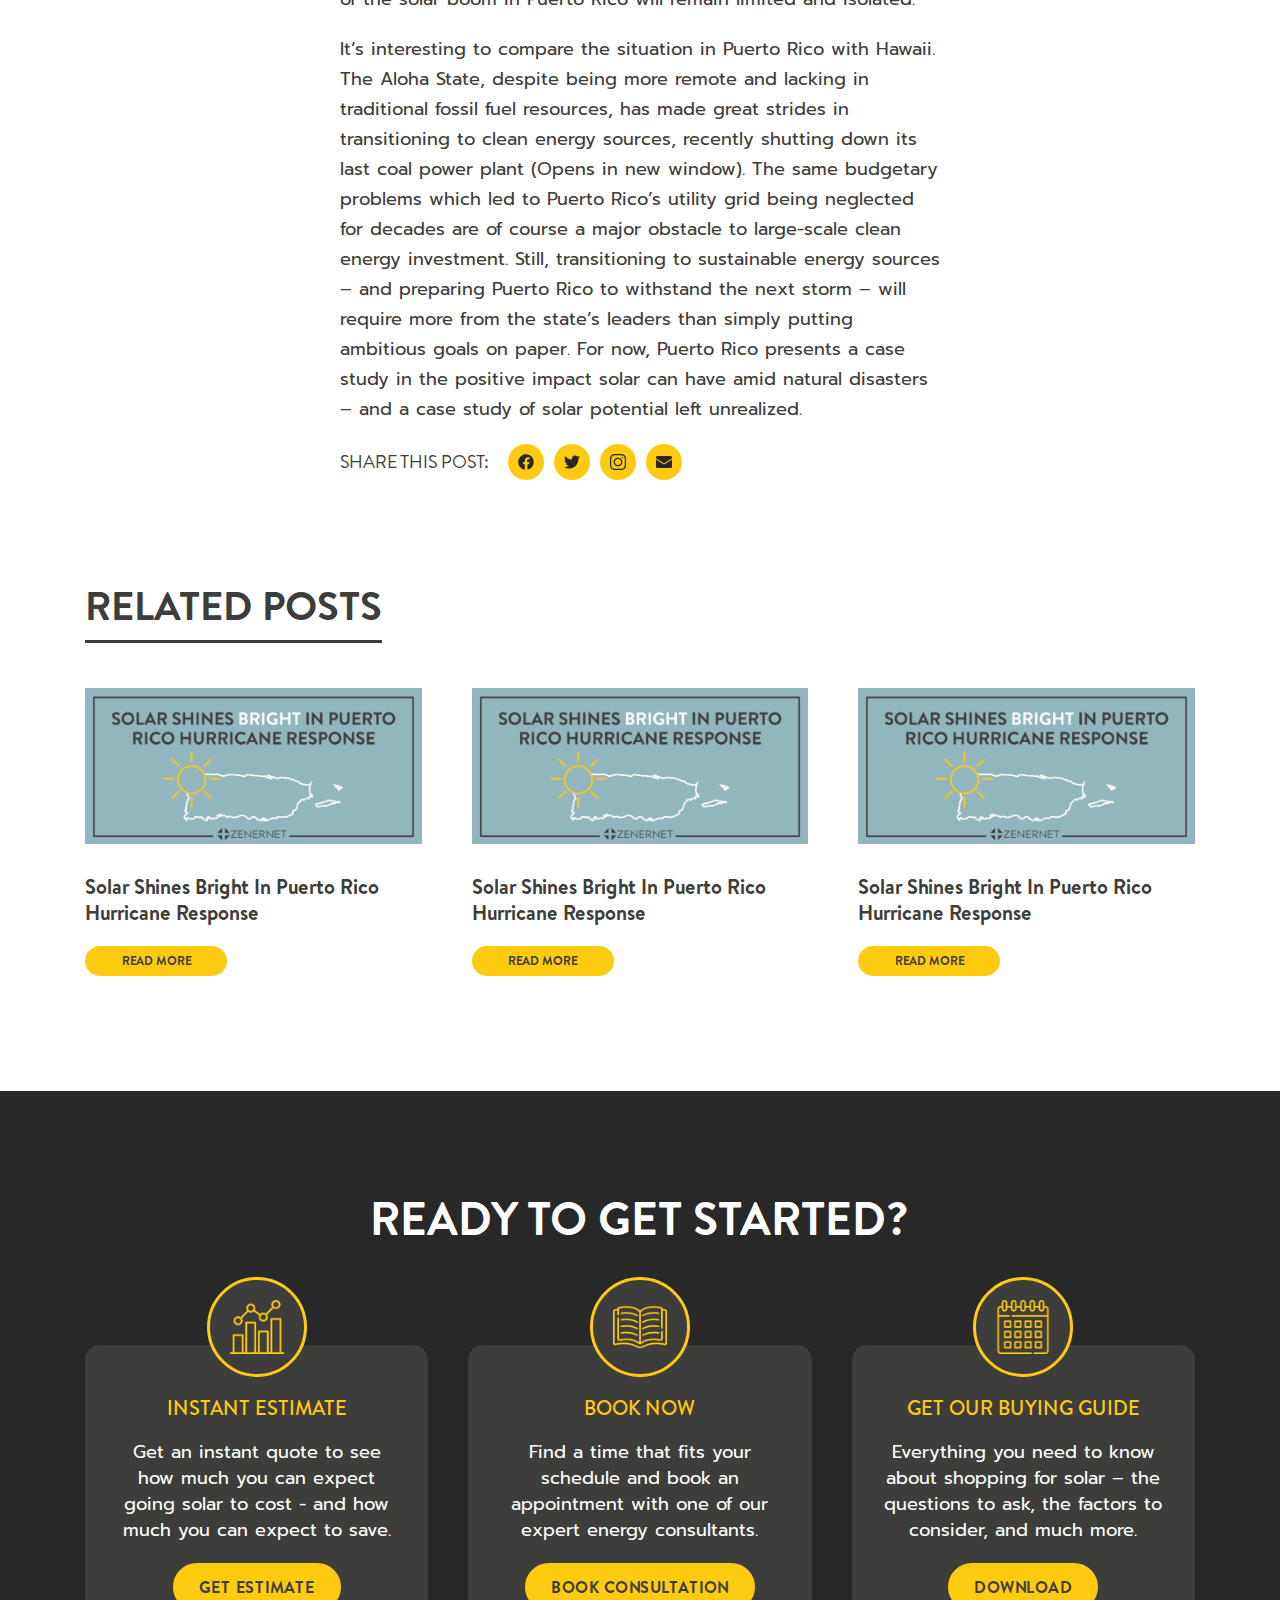
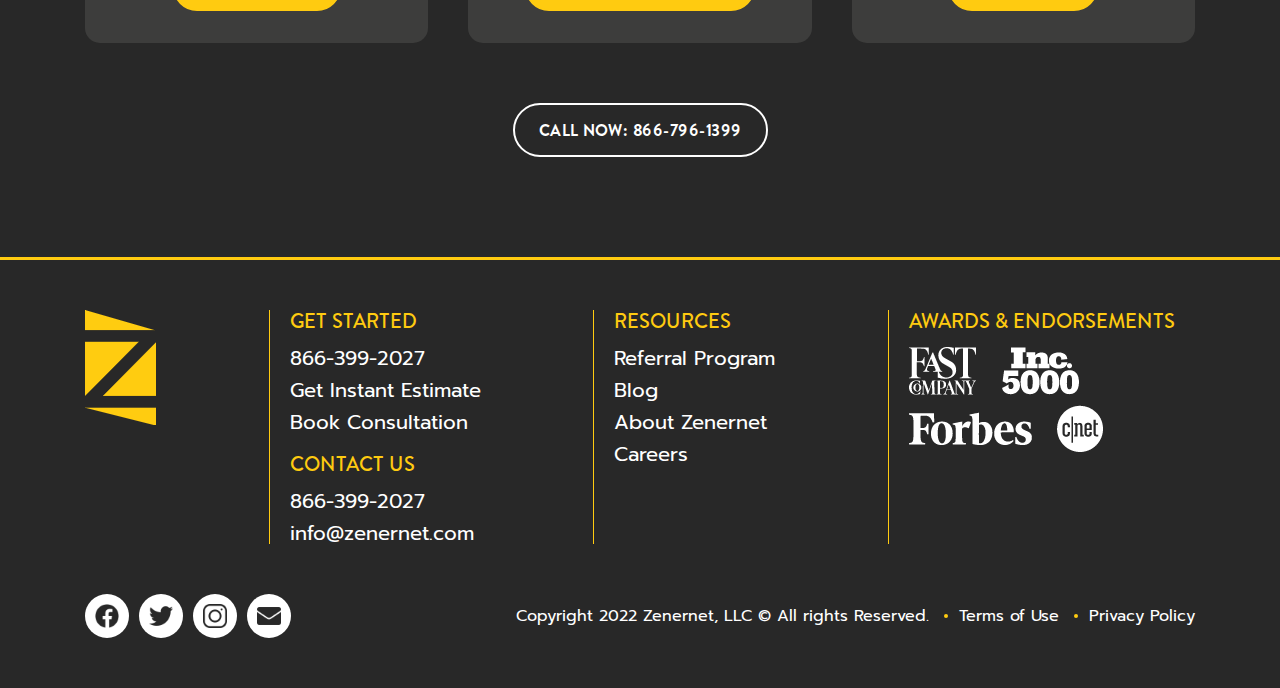
<file: blog-item.html>
<!DOCTYPE html>
<html lang="en">
<head>

    <title>Zenernet</title>
    <meta content="width=device-width,maximum-scale=1,initial-scale=1,user-scalable=0" name="viewport">
    <meta http-equiv="Content-Type" content="text/html;charset=UTF-8" />
    <meta name="author" content="" />
    <meta name="description" content="" />
    <meta name="keywords" content="" /> 
    
    <link rel="stylesheet" href="css/global.css" media="all"/>
    <link rel="stylesheet" href="css/header.css" media="all"/>
    <link rel="stylesheet" href="css/page.css" media="all"/>
    <link rel="stylesheet" href="css/footer.css" media="all"/>
    <link rel="stylesheet" href="css/swiper-bundle.min.css" media="all"/>

    <link href="favicon.ico" rel="shortcut icon"/>

</head>

<body>  

    <!-- wrapper Start -->
    <div class="wrapper">
        <!-- header Start -->
        <header class="header">
            <div class="logo">
                <a href="#">
                    <img src="img/bg/logo.png" alt="zenernet">
                </a>
            </div>
            <div class="menu-btn">
                <span></span>
                <span></span>
                <span></span>
            </div>
            <div class="header__col-wrap">
                <div class="header__col">
                    <nav class="main-nav">
                        <ul>
                            <li>
                                <a href="#">Why Solar</a>
                            </li>
                            <li>
                                <a href="#">Why Zenernet</a>
                            </li>
                            <li>
                                <a href="#">Info & Resources</a>
                                <ul class="main-nav__dropdown">
                                    <li>
                                        <a href="#">Products</a>
                                        <ul>
                                            <li>
                                                <a href="#">Solar Panels</a>
                                            </li>
                                            <li>
                                                <a href="#">Batteries & Home Backup</a>
                                            </li>
                                            <li>
                                                <a href="#">EV Chargers</a>
                                            </li>
                                        </ul>
                                    </li>
                                    <li>
                                        <a href="#">Where We Install</a>
                                    </li>
                                    <li>
                                        <a href="#">About Us</a>
                                    </li>
                                    <li>
                                        <a href="#">Contact Us</a>
                                    </li>
                                    <li>
                                        <a href="#">Careers</a>
                                    </li>
                                    <li>
                                        <a href="#">Referrals</a>
                                    </li>
                                </ul>
                            </li>
                        </ul>
                    </nav>
                    <span class="header__phone">
                        <a href="tel:866-399-2027">Call Sales: 866-399-2027</a>
                    </span>
                    <div class="btn-panel btn-panel_small-size">
                        <a href="#" class="btn btn_small-size btn_white-color">Get Instant Estimate</a>
                        <a href="#" class="btn btn_small-size">Book Consultation</a>
                    </div>
                </div>
            </div>
        </header>
        <!-- header end -->
        <!-- page Start -->
        <main class="page">
            <section class="section section_indent-top-small">
                <div class="container">
                    <nav class="bread-crumbs">
                        <ul>
                            <li>
                                <a href="#">Blog</a>
                            </li>
                            <li>
                                <a href="#">Solar News and Policy</a>
                            </li>
                            <li class="active">
                                <span>Solar Shines Bright In Puerto Rico Hurricane Response</span>
                            </li>
                        </ul>
                    </nav>
                    <div class="col-small col-small_indent-bottom">
                        <div class="blog-info">
                            <div class="blog-info__photo">
                                <img src="img/src/blog-img-1.png" alt="photo">
                            </div>
                            <div class="blog-info__panel">
                                <span>September 27, 2022</span>
                                <i></i>
                                <span>Posted By Zenernet</span>
                            </div>
                            <h1 class="blog-info__title">Solar Shines Bright In Puerto Rico Hurricane Response</h1>
                            <h2 class="blog-info__sub-title">But more must be done by policy-makers to unlock the potential of solar+storage and get ready for the next storm</h2>
                            <p>On Sunday, September 18, Hurricane Fiona made landfall in Puerto Rico. Virtually all of the U.S. territory’s 1.5 million utility customers lost power. As of this writing, service for many Puerto Ricans has still not been restored. Analysts and political leaders slammed the territory’s utility operator for not doing enough to prepare after the devastation of Hurricane Maria – which hit Puerto Rico almost exactly five years earlier – caused outages which dragged on for months. But for some Puerto Ricans, solar energy has provided a ray of hope.</p>
                            <p>The government of Puerto Rico has committed to using 100% renewable energy by 2050. However, actual progress in upgrading Puerto Rico’s dated power grid and building out new clean infrastructure in the five years since the Hurricane Maria disaster has been uneven, and intermittent outages have been a continuing problem Many Puerto Rico residents and communities have taken matters into their own hands. There are approximately 50,000 rooftop solar arrays in Puerto Rico today, about ten times as many as there were before Hurricane Maria in 2017, and most of them are connected to battery storage. These arrays have had literally life-saving impact in the wake of Fiona, keeping power on for emergency services and people with conditions that force them to rely on medical equipment.</p>
                            <p>Unfortunately, the potential of solar in Puerto Rico is being held back by regulatory barriers. The capability exists to utilize the ever-growing number of solar+storage installations as a virtual power plant to supplement the grid, but the government and territory-run utility have dragged their feet in “flipping the switch” to utilize it. Without serious buy-in from policy-makers, the impact of the solar boom in Puerto Rico will remain limited and isolated.</p>
                            <p>It’s interesting to compare the situation in Puerto Rico with Hawaii. The Aloha State, despite being more remote and lacking in traditional fossil fuel resources, has made great strides in transitioning to clean energy sources, recently shutting down its last coal power plant (Opens in new window). The same budgetary problems which led to Puerto Rico’s utility grid being neglected for decades are of course a major obstacle to large-scale clean energy investment. Still, transitioning to sustainable energy sources – and preparing Puerto Rico to withstand the next storm – will require more from the state’s leaders than simply putting ambitious goals on paper. For now, Puerto Rico presents a case study in the positive impact solar can have amid natural disasters – and a case study of solar potential left unrealized.</p>
                            <dl class="social-wrap">
                                <dt>Share This Post:</dt>
                                <dd>
                                    <ul class="social">
                                        <li>
                                            <a href="#">
                                                <img src="img/bg/facebook.png" alt="facebook">
                                            </a>
                                        </li>
                                        <li>
                                            <a href="#">
                                                <img src="img/bg/twitter.png" alt="twitter">
                                            </a>
                                        </li>
                                        <li>
                                            <a href="#">
                                                <img src="img/bg/instagram.png" alt="instagram">
                                            </a>
                                        </li>
                                        <li>
                                            <a href="mailto:info@zenernet.com?">
                                                <img src="img/bg/mail.png" alt="mail">
                                            </a>
                                        </li>
                                    </ul>
                                </dd>
                            </dl>
                        </div>
                    </div>
                    <h2 class="underline-title">
                        <span>Related Posts</span>
                    </h2>
                    <div class="blog blog_indent-bottom-none">
                        <div class="blog__item">
                            <div class="blog__photo">
                                <a href="#">
                                    <img src="img/src/blog-img-1.png" alt="photo">
                                </a>
                            </div>
                            <h3 class="blog__title">
                                <a href="#">Solar Shines Bright In Puerto Rico Hurricane Response</a>
                            </h3>
                            <a href="#" class="btn btn_small-size">Read More</a>
                        </div>
                        <div class="blog__item">
                            <div class="blog__photo">
                                <a href="#">
                                    <img src="img/src/blog-img-1.png" alt="photo">
                                </a>
                            </div>
                            <h3 class="blog__title">
                                <a href="#">Solar Shines Bright In Puerto Rico Hurricane Response</a>
                            </h3>
                            <a href="#" class="btn btn_small-size">Read More</a>
                        </div>
                        <div class="blog__item">
                            <div class="blog__photo">
                                <a href="#">
                                    <img src="img/src/blog-img-1.png" alt="photo">
                                </a>
                            </div>
                            <h3 class="blog__title">
                                <a href="#">Solar Shines Bright In Puerto Rico Hurricane Response</a>
                            </h3>
                            <a href="#" class="btn btn_small-size">Read More</a>
                        </div>
                    </div>
                </div>
            </section>
            <section class="section section_dark-color">
                <div class="container">
                    <h2 class="title title_text-center"><strong>Ready To Get Started?</strong></h2>
                    <div class="get-started get-started_indent-bottom">
                        <div class="get-started__item">
                            <div class="get-started__icon">
                                <img src="img/src/get-started-icon-1.png" alt="icon">
                            </div>
                            <h3 class="get-started__title">Instant Estimate</h3>
                            <p>Get an instant quote to see how much you can expect going solar to cost - and how much you can expect to save.</p>
                            <a href="#" class="btn">Get Estimate</a>
                        </div>
                        <div class="get-started__item">
                            <div class="get-started__icon">
                                <img src="img/src/get-started-icon-2.png" alt="icon">
                            </div>
                            <h3 class="get-started__title">Book Now</h3>
                            <p>Find a time that fits your schedule and book an appointment with one of our expert energy consultants. </p>
                            <a href="#" class="btn">Book Consultation</a>
                        </div>
                        <div class="get-started__item">
                            <div class="get-started__icon">
                                <img src="img/src/get-started-icon-3.png" alt="icon">
                            </div>
                            <h3 class="get-started__title">Get Our Buying Guide</h3>
                            <p>Everything you need to know about shopping for solar – the questions to ask, the factors to consider, and much more. </p>
                            <a href="#" class="btn">Download</a>
                        </div>
                    </div>
                    <div class="btn-panel btn-panel_position-center btn-panel_one-btn">
                        <a href="tel:866-796-1399" class="btn btn_white-color">Call Now: 866-796-1399</a>
                    </div>
                </div>
            </section>
        </main>
        <!-- page end -->
        <!-- footer Sart -->
        <footer class="footer">
            <div class="container">
                <div class="footer__top-col">
                    <div class="footer__item">
                        <div class="footer__logo">
                            <a href="#">
                                <img src="img/src/footer-logo.png" alt="zenernet">
                            </a>
                        </div>
                    </div>
                    <div class="footer__item">
                        <h3 class="footer__title">Get Started</h3>
                        <ul class="footer__list footer__list_indent-bottom">
                            <li>
                                <a href="tel:866-399-2027">866-399-2027</a>
                            </li>
                            <li>
                                <a href="#">Get Instant Estimate</a>
                            </li>
                            <li>
                                <a href="#">Book Consultation</a>
                            </li>
                        </ul>
                        <h3 class="footer__title">Contact Us</h3>
                        <ul class="footer__list">
                            <li>
                                <a href="tel:866-399-2027">866-399-2027</a>
                            </li>
                            <li>
                                <a href="mailto:info@zenernet.com">info@zenernet.com</a>
                            </li>
                        </ul>
                    </div>
                    <div class="footer__item">
                        <h3 class="footer__title">Resources</h3>
                        <nav class="footer__nav">
                            <ul>
                                <li>
                                    <a href="#">Referral Program</a>
                                </li>
                                <li>
                                    <a href="#">Blog</a>
                                </li>
                                <li>
                                    <a href="#">About Zenernet</a>
                                </li>
                                <li>
                                    <a href="#">Careers</a>
                                </li>
                            </ul>
                        </nav>
                    </div>
                    <div class="footer__item">
                        <h3 class="footer__title">Awards & Endorsements</h3>
                        <div class="footer__brands">
                            <img src="img/src/brands-img.png" alt="photo">
                        </div>
                    </div>
                </div>
                <div class="footer__bottom-col">
                    <ul class="social">
                        <li>
                            <a href="#">
                                <img src="img/bg/facebook.png" alt="facebook">
                            </a>
                        </li>
                        <li>
                            <a href="#">
                                <img src="img/bg/twitter.png" alt="twitter">
                            </a>
                        </li>
                        <li>
                            <a href="#">
                                <img src="img/bg/instagram.png" alt="instagram">
                            </a>
                        </li>
                        <li>
                            <a href="mailto:info@zenernet.com?">
                                <img src="img/bg/mail.png" alt="mail">
                            </a>
                        </li>
                    </ul>
                    <div class="footer__right-col">
                        <span class="copy">Copyright 2022 Zenernet, LLC © All rights Reserved.</span>
                        <nav class="footer__info-nav">
                            <ul>
                                <li>
                                    <a href="#">Terms of Use</a>
                                </li>
                                <li>
                                    <a href="#">Privacy Policy</a>
                                </li>
                            </ul>
                        </nav>
                    </div>
                </div>
            </div>
        </footer>
        <!-- footer end -->
    </div>   
    <!-- wrapper end -->

    <!-- Plugin scripts -->
    <script type="text/javascript" src="js/swiper-bundle.min.js"></script>

    <!-- Scripts -->
    <script type="text/javascript" src="js/scripts.js"></script>

</body>

</html>
</file>
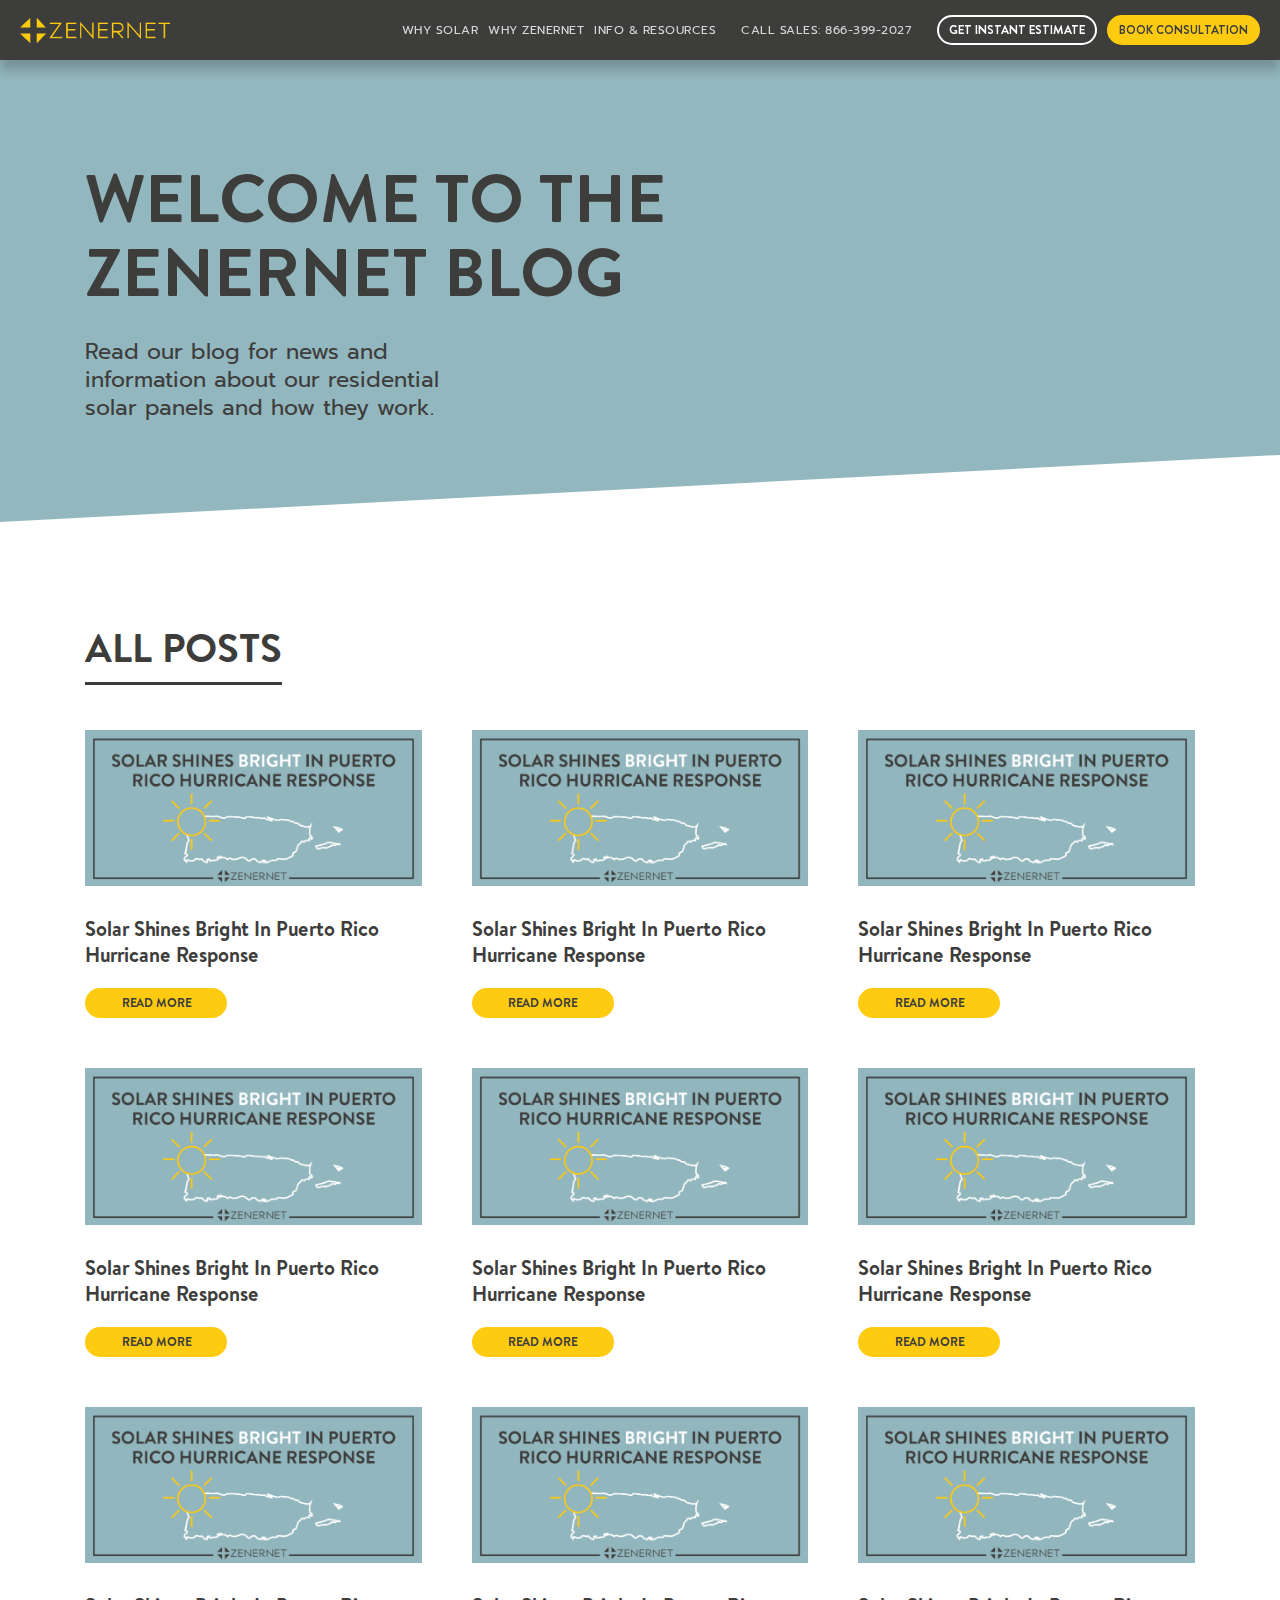
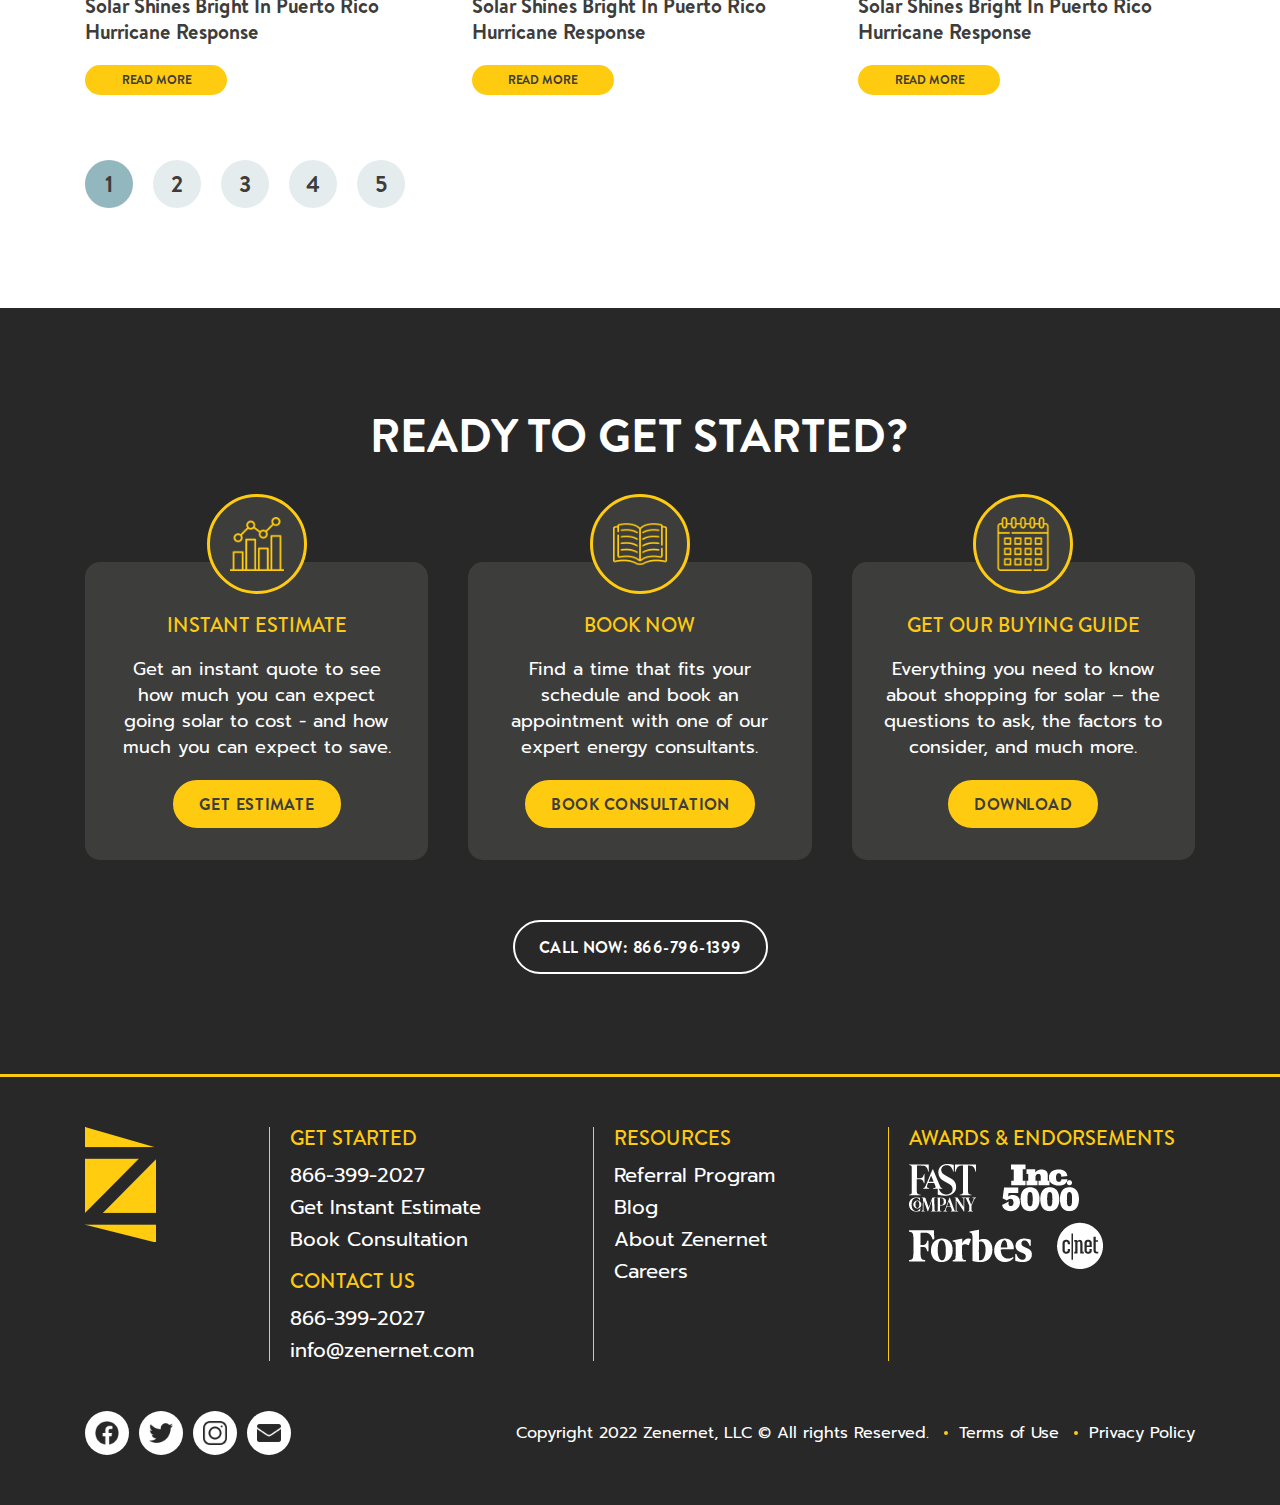
<file: blog.html>
<!DOCTYPE html>
<html lang="en">
<head>

    <title>Zenernet</title>
    <meta content="width=device-width,maximum-scale=1,initial-scale=1,user-scalable=0" name="viewport">
    <meta http-equiv="Content-Type" content="text/html;charset=UTF-8" />
    <meta name="author" content="" />
    <meta name="description" content="" />
    <meta name="keywords" content="" /> 
    
    <link rel="stylesheet" href="css/global.css" media="all"/>
    <link rel="stylesheet" href="css/header.css" media="all"/>
    <link rel="stylesheet" href="css/page.css" media="all"/>
    <link rel="stylesheet" href="css/footer.css" media="all"/>
    <link rel="stylesheet" href="css/swiper-bundle.min.css" media="all"/>

    <link href="favicon.ico" rel="shortcut icon"/>

</head>

<body>  

    <!-- wrapper Start -->
    <div class="wrapper">
        <!-- header Start -->
        <header class="header">
            <div class="logo">
                <a href="#">
                    <img src="img/bg/logo.png" alt="zenernet">
                </a>
            </div>
            <div class="menu-btn">
                <span></span>
                <span></span>
                <span></span>
            </div>
            <div class="header__col-wrap">
                <div class="header__col">
                    <nav class="main-nav">
                        <ul>
                            <li>
                                <a href="#">Why Solar</a>
                            </li>
                            <li>
                                <a href="#">Why Zenernet</a>
                            </li>
                            <li>
                                <a href="#">Info & Resources</a>
                                <ul class="main-nav__dropdown">
                                    <li>
                                        <a href="#">Products</a>
                                        <ul>
                                            <li>
                                                <a href="#">Solar Panels</a>
                                            </li>
                                            <li>
                                                <a href="#">Batteries & Home Backup</a>
                                            </li>
                                            <li>
                                                <a href="#">EV Chargers</a>
                                            </li>
                                        </ul>
                                    </li>
                                    <li>
                                        <a href="#">Where We Install</a>
                                    </li>
                                    <li>
                                        <a href="#">About Us</a>
                                    </li>
                                    <li>
                                        <a href="#">Contact Us</a>
                                    </li>
                                    <li>
                                        <a href="#">Careers</a>
                                    </li>
                                    <li>
                                        <a href="#">Referrals</a>
                                    </li>
                                </ul>
                            </li>
                        </ul>
                    </nav>
                    <span class="header__phone">
                        <a href="tel:866-399-2027">Call Sales: 866-399-2027</a>
                    </span>
                    <div class="btn-panel btn-panel_small-size">
                        <a href="#" class="btn btn_small-size btn_white-color">Get Instant Estimate</a>
                        <a href="#" class="btn btn_small-size">Book Consultation</a>
                    </div>
                </div>
            </div>
        </header>
        <!-- header end -->
        <!-- page Start -->
        <main class="page">
            <section class="section section_light-blue-color">
                <div class="container">
                    <h1 class="big-title big-title_indent-bottom-small"><strong>Welcome to the<br> Zenernet Blog</strong></h1>
                    <p class="text">Read our blog for news and<br> information about our residential<br> solar panels and how they work.</p>
                </div>
            </section>
            <section class="section section_top-right-decoration">
                <div class="container">
                    <h2 class="underline-title">
                        <span>All Posts</span>
                    </h2>
                    <div class="blog">
                        <div class="blog__item">
                            <div class="blog__photo">
                                <a href="#">
                                    <img src="img/src/blog-img-1.png" alt="photo">
                                </a>
                            </div>
                            <h3 class="blog__title">
                                <a href="#">Solar Shines Bright In Puerto Rico Hurricane Response</a>
                            </h3>
                            <a href="#" class="btn btn_small-size">Read More</a>
                        </div>
                        <div class="blog__item">
                            <div class="blog__photo">
                                <a href="#">
                                    <img src="img/src/blog-img-1.png" alt="photo">
                                </a>
                            </div>
                            <h3 class="blog__title">
                                <a href="#">Solar Shines Bright In Puerto Rico Hurricane Response</a>
                            </h3>
                            <a href="#" class="btn btn_small-size">Read More</a>
                        </div>
                        <div class="blog__item">
                            <div class="blog__photo">
                                <a href="#">
                                    <img src="img/src/blog-img-1.png" alt="photo">
                                </a>
                            </div>
                            <h3 class="blog__title">
                                <a href="#">Solar Shines Bright In Puerto Rico Hurricane Response</a>
                            </h3>
                            <a href="#" class="btn btn_small-size">Read More</a>
                        </div>
                        <div class="blog__item">
                            <div class="blog__photo">
                                <a href="#">
                                    <img src="img/src/blog-img-1.png" alt="photo">
                                </a>
                            </div>
                            <h3 class="blog__title">
                                <a href="#">Solar Shines Bright In Puerto Rico Hurricane Response</a>
                            </h3>
                            <a href="#" class="btn btn_small-size">Read More</a>
                        </div>
                        <div class="blog__item">
                            <div class="blog__photo">
                                <a href="#">
                                    <img src="img/src/blog-img-1.png" alt="photo">
                                </a>
                            </div>
                            <h3 class="blog__title">
                                <a href="#">Solar Shines Bright In Puerto Rico Hurricane Response</a>
                            </h3>
                            <a href="#" class="btn btn_small-size">Read More</a>
                        </div>
                        <div class="blog__item">
                            <div class="blog__photo">
                                <a href="#">
                                    <img src="img/src/blog-img-1.png" alt="photo">
                                </a>
                            </div>
                            <h3 class="blog__title">
                                <a href="#">Solar Shines Bright In Puerto Rico Hurricane Response</a>
                            </h3>
                            <a href="#" class="btn btn_small-size">Read More</a>
                        </div>
                        <div class="blog__item">
                            <div class="blog__photo">
                                <a href="#">
                                    <img src="img/src/blog-img-1.png" alt="photo">
                                </a>
                            </div>
                            <h3 class="blog__title">
                                <a href="#">Solar Shines Bright In Puerto Rico Hurricane Response</a>
                            </h3>
                            <a href="#" class="btn btn_small-size">Read More</a>
                        </div>
                        <div class="blog__item">
                            <div class="blog__photo">
                                <a href="#">
                                    <img src="img/src/blog-img-1.png" alt="photo">
                                </a>
                            </div>
                            <h3 class="blog__title">
                                <a href="#">Solar Shines Bright In Puerto Rico Hurricane Response</a>
                            </h3>
                            <a href="#" class="btn btn_small-size">Read More</a>
                        </div>
                        <div class="blog__item">
                            <div class="blog__photo">
                                <a href="#">
                                    <img src="img/src/blog-img-1.png" alt="photo">
                                </a>
                            </div>
                            <h3 class="blog__title">
                                <a href="#">Solar Shines Bright In Puerto Rico Hurricane Response</a>
                            </h3>
                            <a href="#" class="btn btn_small-size">Read More</a>
                        </div>
                    </div>
                    <ul class="page-nav">
                        <li class="active">
                            <a href="#">1</a>
                        </li>
                        <li>
                            <a href="#">2</a>
                        </li>
                        <li>
                            <a href="#">3</a>
                        </li>
                        <li>
                            <a href="#">4</a>
                        </li>
                        <li>
                            <a href="#">5</a>
                        </li>
                    </ul>
                </div>
            </section>
            <section class="section section_dark-color">
                <div class="container">
                    <h2 class="title title_text-center"><strong>Ready To Get Started?</strong></h2>
                    <div class="get-started get-started_indent-bottom">
                        <div class="get-started__item">
                            <div class="get-started__icon">
                                <img src="img/src/get-started-icon-1.png" alt="icon">
                            </div>
                            <h3 class="get-started__title">Instant Estimate</h3>
                            <p>Get an instant quote to see how much you can expect going solar to cost - and how much you can expect to save.</p>
                            <a href="#" class="btn">Get Estimate</a>
                        </div>
                        <div class="get-started__item">
                            <div class="get-started__icon">
                                <img src="img/src/get-started-icon-2.png" alt="icon">
                            </div>
                            <h3 class="get-started__title">Book Now</h3>
                            <p>Find a time that fits your schedule and book an appointment with one of our expert energy consultants. </p>
                            <a href="#" class="btn">Book Consultation</a>
                        </div>
                        <div class="get-started__item">
                            <div class="get-started__icon">
                                <img src="img/src/get-started-icon-3.png" alt="icon">
                            </div>
                            <h3 class="get-started__title">Get Our Buying Guide</h3>
                            <p>Everything you need to know about shopping for solar – the questions to ask, the factors to consider, and much more. </p>
                            <a href="#" class="btn">Download</a>
                        </div>
                    </div>
                    <div class="btn-panel btn-panel_position-center btn-panel_one-btn">
                        <a href="tel:866-796-1399" class="btn btn_white-color">Call Now: 866-796-1399</a>
                    </div>
                </div>
            </section>
        </main>
        <!-- page end -->
        <!-- footer Sart -->
        <footer class="footer">
            <div class="container">
                <div class="footer__top-col">
                    <div class="footer__item">
                        <div class="footer__logo">
                            <a href="#">
                                <img src="img/src/footer-logo.png" alt="zenernet">
                            </a>
                        </div>
                    </div>
                    <div class="footer__item">
                        <h3 class="footer__title">Get Started</h3>
                        <ul class="footer__list footer__list_indent-bottom">
                            <li>
                                <a href="tel:866-399-2027">866-399-2027</a>
                            </li>
                            <li>
                                <a href="#">Get Instant Estimate</a>
                            </li>
                            <li>
                                <a href="#">Book Consultation</a>
                            </li>
                        </ul>
                        <h3 class="footer__title">Contact Us</h3>
                        <ul class="footer__list">
                            <li>
                                <a href="tel:866-399-2027">866-399-2027</a>
                            </li>
                            <li>
                                <a href="mailto:info@zenernet.com">info@zenernet.com</a>
                            </li>
                        </ul>
                    </div>
                    <div class="footer__item">
                        <h3 class="footer__title">Resources</h3>
                        <nav class="footer__nav">
                            <ul>
                                <li>
                                    <a href="#">Referral Program</a>
                                </li>
                                <li>
                                    <a href="#">Blog</a>
                                </li>
                                <li>
                                    <a href="#">About Zenernet</a>
                                </li>
                                <li>
                                    <a href="#">Careers</a>
                                </li>
                            </ul>
                        </nav>
                    </div>
                    <div class="footer__item">
                        <h3 class="footer__title">Awards & Endorsements</h3>
                        <div class="footer__brands">
                            <img src="img/src/brands-img.png" alt="photo">
                        </div>
                    </div>
                </div>
                <div class="footer__bottom-col">
                    <ul class="social">
                        <li>
                            <a href="#">
                                <img src="img/bg/facebook.png" alt="facebook">
                            </a>
                        </li>
                        <li>
                            <a href="#">
                                <img src="img/bg/twitter.png" alt="twitter">
                            </a>
                        </li>
                        <li>
                            <a href="#">
                                <img src="img/bg/instagram.png" alt="instagram">
                            </a>
                        </li>
                        <li>
                            <a href="mailto:info@zenernet.com?">
                                <img src="img/bg/mail.png" alt="mail">
                            </a>
                        </li>
                    </ul>
                    <div class="footer__right-col">
                        <span class="copy">Copyright 2022 Zenernet, LLC © All rights Reserved.</span>
                        <nav class="footer__info-nav">
                            <ul>
                                <li>
                                    <a href="#">Terms of Use</a>
                                </li>
                                <li>
                                    <a href="#">Privacy Policy</a>
                                </li>
                            </ul>
                        </nav>
                    </div>
                </div>
            </div>
        </footer>
        <!-- footer end -->
    </div>   
    <!-- wrapper end -->

    <!-- Plugin scripts -->
    <script type="text/javascript" src="js/swiper-bundle.min.js"></script>

    <!-- Scripts -->
    <script type="text/javascript" src="js/scripts.js"></script>

</body>

</html>
</file>
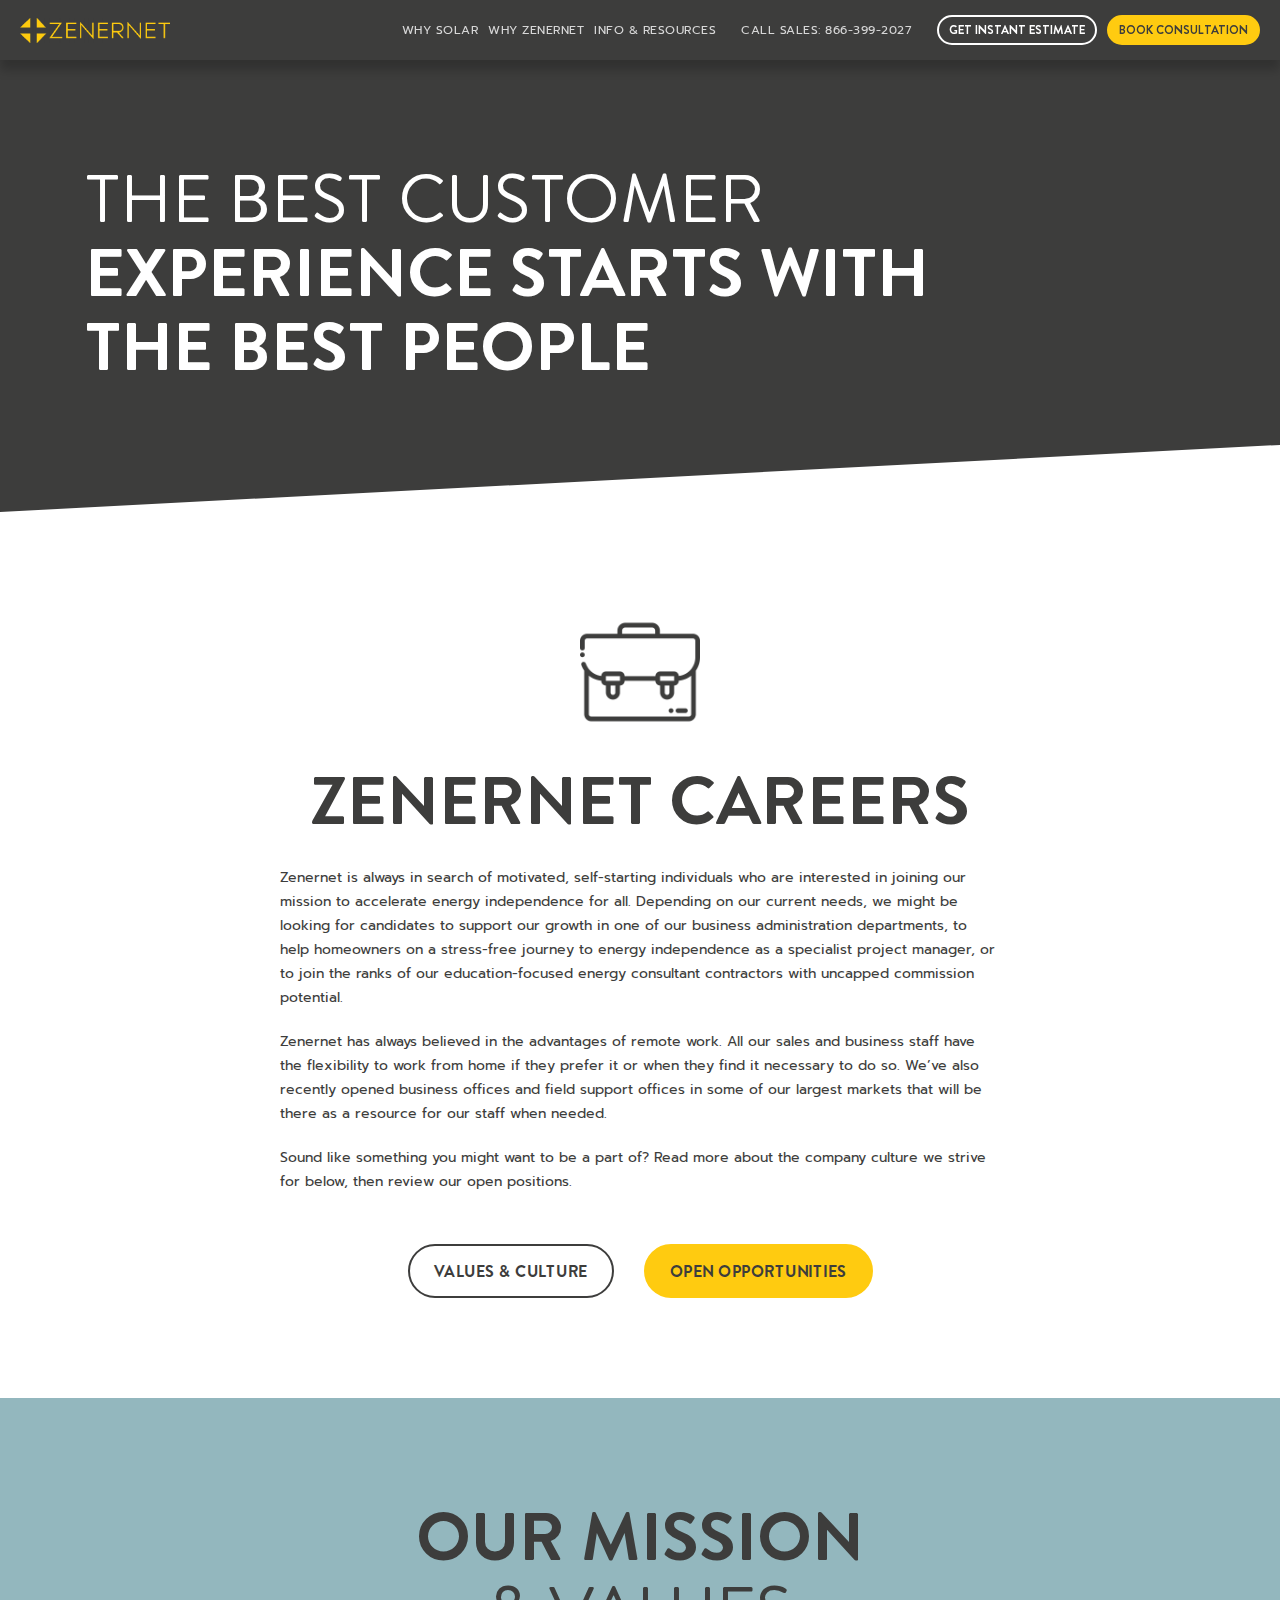
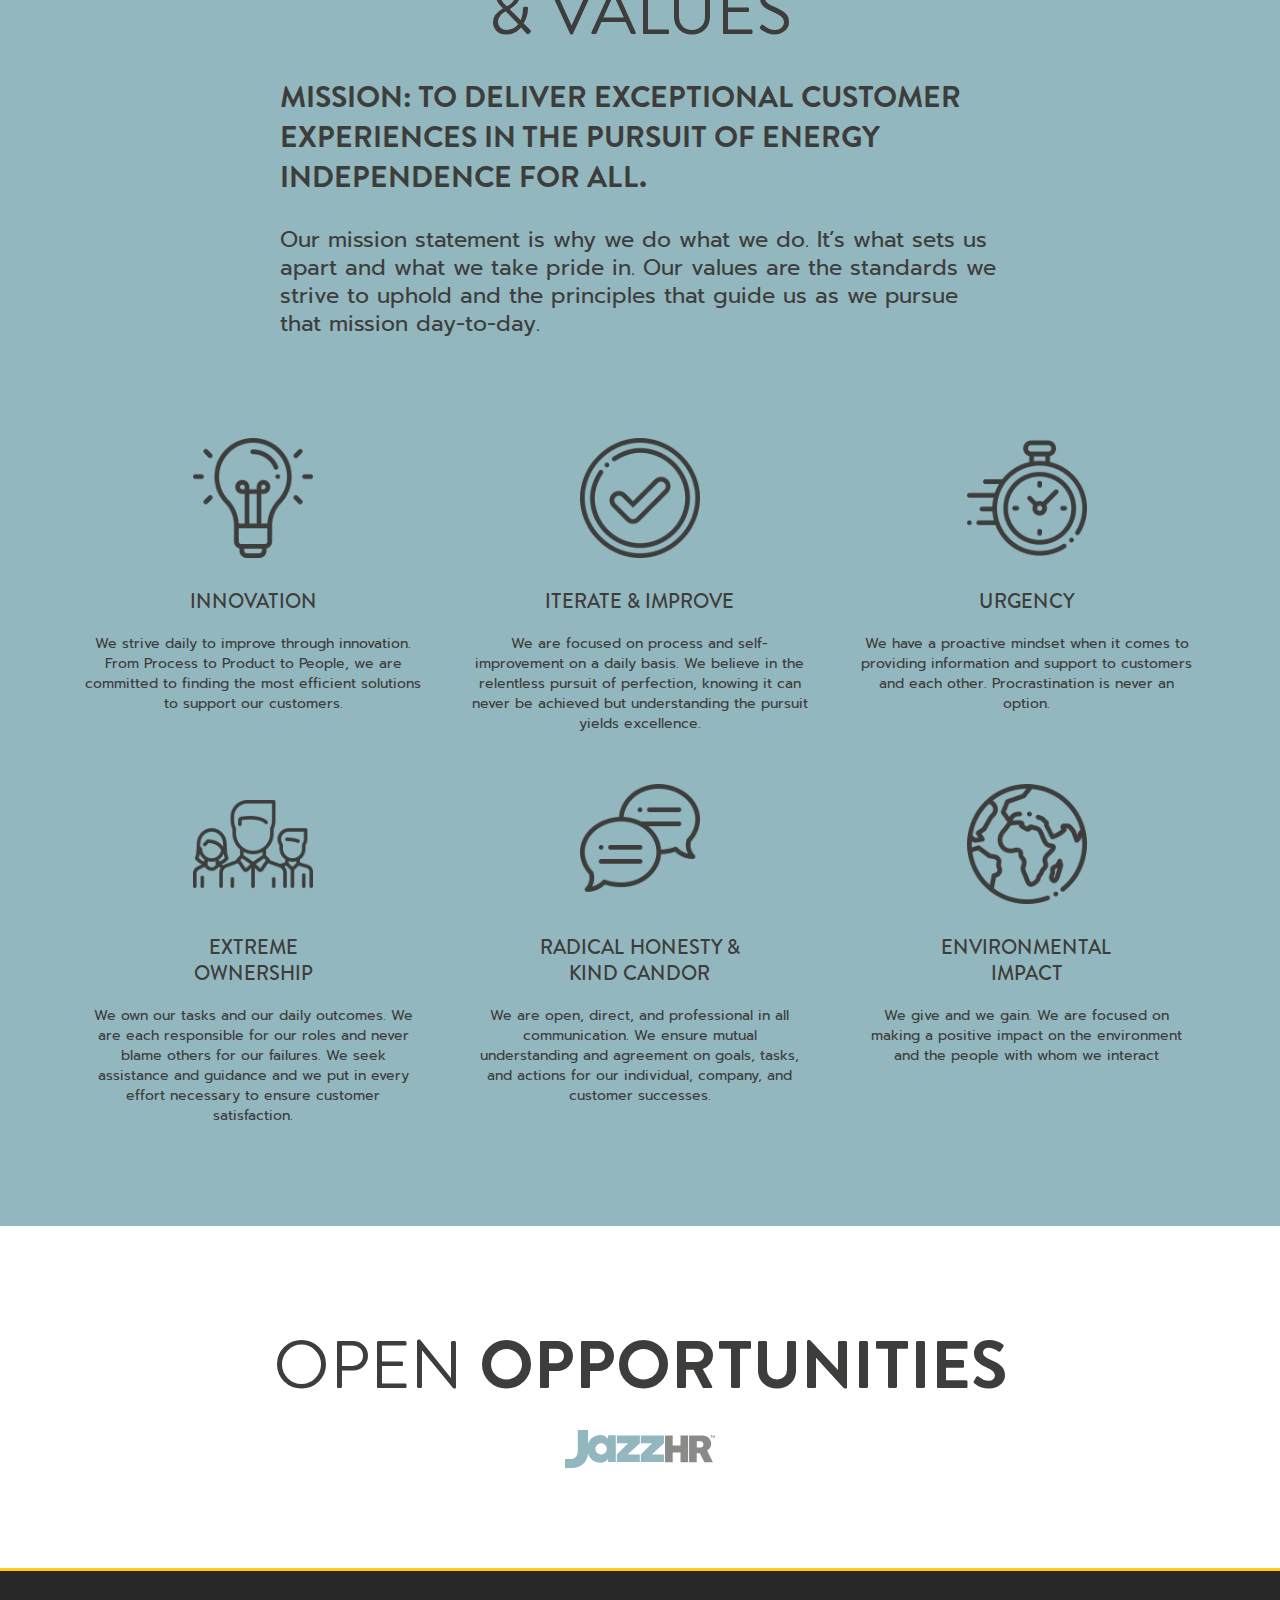
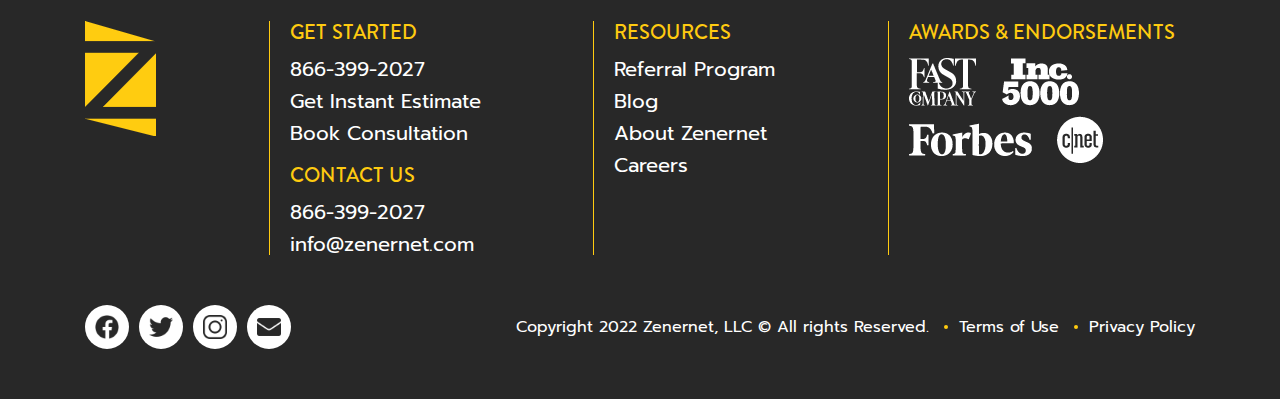
<file: careers.html>
<!DOCTYPE html>
<html lang="en">
<head>

    <title>Zenernet</title>
    <meta content="width=device-width,maximum-scale=1,initial-scale=1,user-scalable=0" name="viewport">
    <meta http-equiv="Content-Type" content="text/html;charset=UTF-8" />
    <meta name="author" content="" />
    <meta name="description" content="" />
    <meta name="keywords" content="" /> 
    
    <link rel="stylesheet" href="css/global.css" media="all"/>
    <link rel="stylesheet" href="css/header.css" media="all"/>
    <link rel="stylesheet" href="css/page.css" media="all"/>
    <link rel="stylesheet" href="css/footer.css" media="all"/>
    <link rel="stylesheet" href="css/swiper-bundle.min.css" media="all"/>

    <link href="favicon.ico" rel="shortcut icon"/>

</head>

<body>  

    <!-- wrapper Start -->
    <div class="wrapper">
        <!-- header Start -->
        <header class="header">
            <div class="logo">
                <a href="#">
                    <img src="img/bg/logo.png" alt="zenernet">
                </a>
            </div>
            <div class="menu-btn">
                <span></span>
                <span></span>
                <span></span>
            </div>
            <div class="header__col-wrap">
                <div class="header__col">
                    <nav class="main-nav">
                        <ul>
                            <li>
                                <a href="#">Why Solar</a>
                            </li>
                            <li>
                                <a href="#">Why Zenernet</a>
                            </li>
                            <li>
                                <a href="#">Info & Resources</a>
                                <ul class="main-nav__dropdown">
                                    <li>
                                        <a href="#">Products</a>
                                        <ul>
                                            <li>
                                                <a href="#">Solar Panels</a>
                                            </li>
                                            <li>
                                                <a href="#">Batteries & Home Backup</a>
                                            </li>
                                            <li>
                                                <a href="#">EV Chargers</a>
                                            </li>
                                        </ul>
                                    </li>
                                    <li>
                                        <a href="#">Where We Install</a>
                                    </li>
                                    <li>
                                        <a href="#">About Us</a>
                                    </li>
                                    <li>
                                        <a href="#">Contact Us</a>
                                    </li>
                                    <li class="active">
                                        <a href="#">Careers</a>
                                    </li>
                                    <li>
                                        <a href="#">Referrals</a>
                                    </li>
                                </ul>
                            </li>
                        </ul>
                    </nav>
                    <span class="header__phone">
                        <a href="tel:866-399-2027">Call Sales: 866-399-2027</a>
                    </span>
                    <div class="btn-panel btn-panel_small-size">
                        <a href="#" class="btn btn_small-size btn_white-color">Get Instant Estimate</a>
                        <a href="#" class="btn btn_small-size">Book Consultation</a>
                    </div>
                </div>
            </div>
        </header>
        <!-- header end -->
        <!-- page Start -->
        <main class="page">
            <section class="section section_gray-color">
                <div class="container">
                    <h1 class="big-title big-title_indent-bottom-small">The Best Customer<br> <strong>Experience Starts With<br> The Best People</strong></h1>
                </div>
            </section>
            <section class="section section_top-right-decoration">
                <div class="container">
                    <div class="col-middle">
                        <div class="global-icon">
                            <img src="img/src/global-icon-1.png" alt="icon">
                        </div>
                        <h2 class="big-title big-title_indent-bottom-small big-title_text-center"><strong>Zenernet Careers</strong></h2>
                        <p>Zenernet is always in search of motivated, self-starting individuals who are interested in joining our mission to accelerate energy independence for all. Depending on our current needs, we might be looking for candidates to support our growth in one of our business administration departments, to help homeowners on a stress-free journey to energy independence as a specialist project manager, or to join the ranks of our education-focused energy consultant contractors with uncapped commission potential.</p>
                        <p>Zenernet has always believed in the advantages of remote work. All our sales and business staff have the flexibility to work from home if they prefer it or when they find it necessary to do so. We’ve also recently opened business offices and field support offices in some of our largest markets that will be there as a resource for our staff when needed.</p>
                        <p>Sound like something you might want to be a part of? Read more about the company culture we strive for below, then review our open positions.</p>
                        <div class="btn-panel btn-panel_position-center btn-panel_indent-top">
                            <a href="#values_&_culture" class="btn btn_gray-color-transparent scroll-down">Values & Culture</a>
                            <a href="#open_opportunities" class="btn scroll-down">Open Opportunities</a>
                        </div>
                    </div>
                </div>
            </section>
            <section id="values_&_culture" class="section section_light-blue-color">
                <div class="container">
                    <div class="col-middle col-middle_indent-bottom">
                        <h2 class="big-title big-title_text-center big-title_indent-bottom-small"><strong>Our Mission</strong><br> & Values</h2>
                        <h3 class="subtitle">Mission: To deliver exceptional customer experiences in the pursuit of energy independence for all.</h3>
                        <p class="text">Our mission statement is why we do what we do. It’s what sets us apart and what we take pride in. Our values are the standards we strive to uphold and the principles that guide us as we pursue that mission day-to-day.</p>
                    </div>
                    <div class="info">
                        <div class="info__item">
                            <div class="info__icon">
                                <img src="img/src/info-icon-7.png" alt="icon">
                            </div>
                            <h3 class="info__title">Innovation</h3>
                            <p>We strive daily to improve through innovation. From Process to Product to People, we are committed to finding the most efficient solutions to support our customers.</p>
                        </div>
                        <div class="info__item">
                            <div class="info__icon">
                                <img src="img/src/info-icon-8.png" alt="icon">
                            </div>
                            <h3 class="info__title">Iterate & Improve</h3>
                            <p>We are focused on process and self-improvement on a daily basis. We believe in the relentless pursuit of perfection, knowing it can never be achieved but understanding the pursuit yields excellence.</p>
                        </div>
                        <div class="info__item">
                            <div class="info__icon">
                                <img src="img/src/info-icon-9.png" alt="icon">
                            </div>
                            <h3 class="info__title">Urgency</h3>
                            <p>We have a proactive mindset when it comes to providing information and support to customers and each other. Procrastination is never an option.</p>
                        </div>
                        <div class="info__item">
                            <div class="info__icon">
                                <img src="img/src/info-icon-10.png" alt="icon">
                            </div>
                            <h3 class="info__title">Extreme<br> Ownership</h3>
                            <p>We own our tasks and our daily outcomes. We are each responsible for our roles and never blame others for our failures. We seek assistance and guidance and we put in every effort necessary to ensure customer satisfaction.</p>
                        </div>
                        <div class="info__item">
                            <div class="info__icon">
                                <img src="img/src/info-icon-11.png" alt="icon">
                            </div>
                            <h3 class="info__title">Radical Honesty &<br> Kind Candor</h3>
                            <p>We are open, direct, and professional in all communication. We ensure mutual understanding and agreement on goals, tasks, and actions for our individual, company, and customer successes.</p>
                        </div>
                        <div class="info__item">
                            <div class="info__icon">
                                <img src="img/src/info-icon-12.png" alt="icon">
                            </div>
                            <h3 class="info__title">Environmental<br> Impact</h3>
                            <p>We give and we gain. We are focused on making a positive impact on the environment and the people with whom we interact</p>
                        </div>
                    </div>
                </div>
            </section>
            <section id="open_opportunities" class="section">
                <div class="container">
                    <h2 class="big-title big-title_text-center big-title_indent-bottom-small">Open <strong>Opportunities</strong></h2>
                    <div class="opportunities">
                        <a target="_blank" href="https://www.jazzhr.com/">
                            <img src="img/src/opportunities.svg" alt="logo">
                        </a>
                    </div>
                </div>
            </section>
        </main>
        <!-- page end -->
        <!-- footer Sart -->
        <footer class="footer">
            <div class="container">
                <div class="footer__top-col">
                    <div class="footer__item">
                        <div class="footer__logo">
                            <a href="#">
                                <img src="img/src/footer-logo.png" alt="zenernet">
                            </a>
                        </div>
                    </div>
                    <div class="footer__item">
                        <h3 class="footer__title">Get Started</h3>
                        <ul class="footer__list footer__list_indent-bottom">
                            <li>
                                <a href="tel:866-399-2027">866-399-2027</a>
                            </li>
                            <li>
                                <a href="#">Get Instant Estimate</a>
                            </li>
                            <li>
                                <a href="#">Book Consultation</a>
                            </li>
                        </ul>
                        <h3 class="footer__title">Contact Us</h3>
                        <ul class="footer__list">
                            <li>
                                <a href="tel:866-399-2027">866-399-2027</a>
                            </li>
                            <li>
                                <a href="mailto:info@zenernet.com">info@zenernet.com</a>
                            </li>
                        </ul>
                    </div>
                    <div class="footer__item">
                        <h3 class="footer__title">Resources</h3>
                        <nav class="footer__nav">
                            <ul>
                                <li>
                                    <a href="#">Referral Program</a>
                                </li>
                                <li>
                                    <a href="#">Blog</a>
                                </li>
                                <li>
                                    <a href="#">About Zenernet</a>
                                </li>
                                <li>
                                    <a href="#">Careers</a>
                                </li>
                            </ul>
                        </nav>
                    </div>
                    <div class="footer__item">
                        <h3 class="footer__title">Awards & Endorsements</h3>
                        <div class="footer__brands">
                            <img src="img/src/brands-img.png" alt="photo">
                        </div>
                    </div>
                </div>
                <div class="footer__bottom-col">
                    <ul class="social">
                        <li>
                            <a href="#">
                                <img src="img/bg/facebook.png" alt="facebook">
                            </a>
                        </li>
                        <li>
                            <a href="#">
                                <img src="img/bg/twitter.png" alt="twitter">
                            </a>
                        </li>
                        <li>
                            <a href="#">
                                <img src="img/bg/instagram.png" alt="instagram">
                            </a>
                        </li>
                        <li>
                            <a href="mailto:info@zenernet.com?">
                                <img src="img/bg/mail.png" alt="mail">
                            </a>
                        </li>
                    </ul>
                    <div class="footer__right-col">
                        <span class="copy">Copyright 2022 Zenernet, LLC © All rights Reserved.</span>
                        <nav class="footer__info-nav">
                            <ul>
                                <li>
                                    <a href="#">Terms of Use</a>
                                </li>
                                <li>
                                    <a href="#">Privacy Policy</a>
                                </li>
                            </ul>
                        </nav>
                    </div>
                </div>
            </div>
        </footer>
        <!-- footer end -->
    </div>   
    <!-- wrapper end -->

    <!-- Plugin scripts -->
    <script type="text/javascript" src="js/swiper-bundle.min.js"></script>

    <!-- Scripts -->
    <script type="text/javascript" src="js/scripts.js"></script>

</body>

</html>
</file>
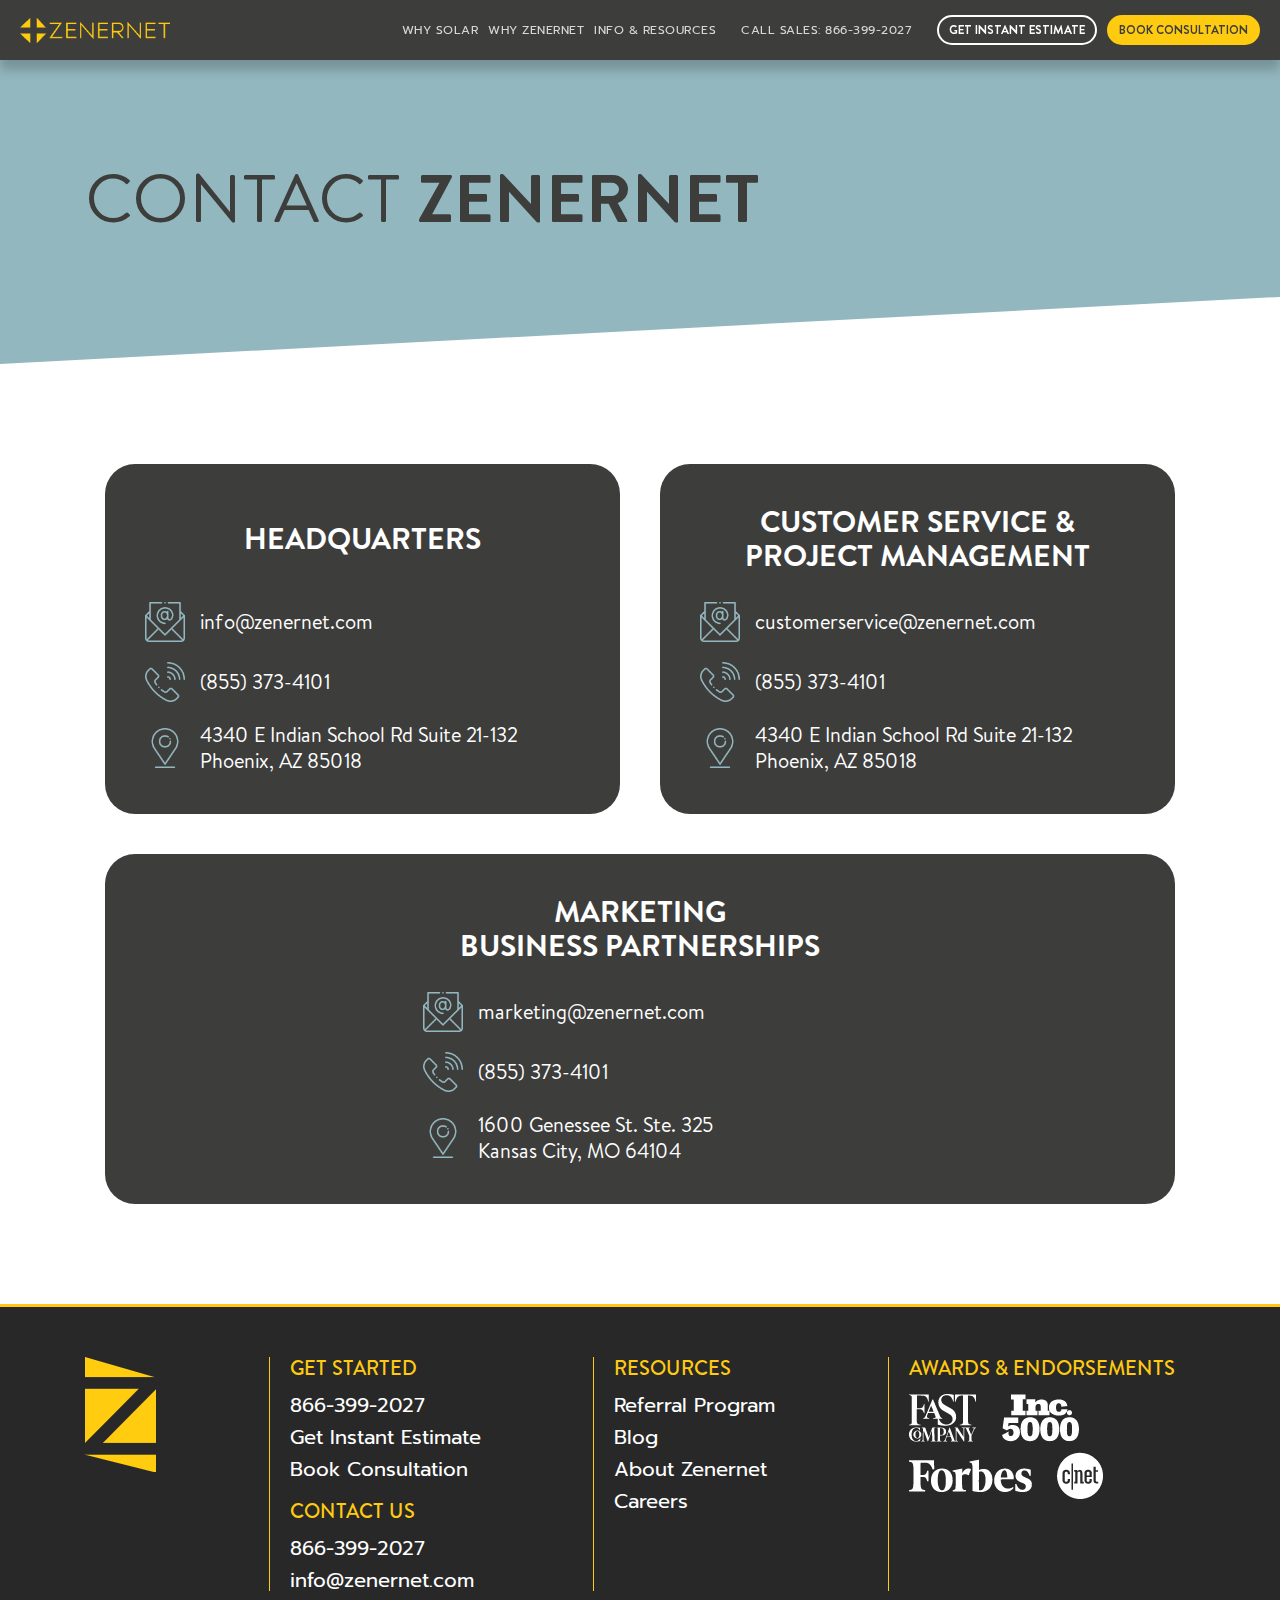
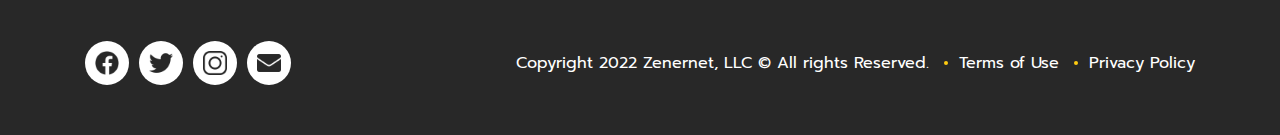
<file: contacts.html>
<!DOCTYPE html>
<html lang="en">
<head>

    <title>Zenernet</title>
    <meta content="width=device-width,maximum-scale=1,initial-scale=1,user-scalable=0" name="viewport">
    <meta http-equiv="Content-Type" content="text/html;charset=UTF-8" />
    <meta name="author" content="" />
    <meta name="description" content="" />
    <meta name="keywords" content="" /> 
    
    <link rel="stylesheet" href="css/global.css" media="all"/>
    <link rel="stylesheet" href="css/header.css" media="all"/>
    <link rel="stylesheet" href="css/page.css" media="all"/>
    <link rel="stylesheet" href="css/footer.css" media="all"/>
    <link rel="stylesheet" href="css/swiper-bundle.min.css" media="all"/>

    <link href="favicon.ico" rel="shortcut icon"/>

</head>

<body>  

    <!-- wrapper Start -->
    <div class="wrapper">
        <!-- header Start -->
        <header class="header">
            <div class="logo">
                <a href="#">
                    <img src="img/bg/logo.png" alt="zenernet">
                </a>
            </div>
            <div class="menu-btn">
                <span></span>
                <span></span>
                <span></span>
            </div>
            <div class="header__col-wrap">
                <div class="header__col">
                    <nav class="main-nav">
                        <ul>
                            <li>
                                <a href="#">Why Solar</a>
                            </li>
                            <li>
                                <a href="#">Why Zenernet</a>
                            </li>
                            <li>
                                <a href="#">Info & Resources</a>
                                <ul class="main-nav__dropdown">
                                    <li>
                                        <a href="#">Products</a>
                                        <ul>
                                            <li>
                                                <a href="#">Solar Panels</a>
                                            </li>
                                            <li>
                                                <a href="#">Batteries & Home Backup</a>
                                            </li>
                                            <li>
                                                <a href="#">EV Chargers</a>
                                            </li>
                                        </ul>
                                    </li>
                                    <li>
                                        <a href="#">Where We Install</a>
                                    </li>
                                    <li>
                                        <a href="#">About Us</a>
                                    </li>
                                    <li class="active">
                                        <a href="#">Contact Us</a>
                                    </li>
                                    <li>
                                        <a href="#">Careers</a>
                                    </li>
                                    <li>
                                        <a href="#">Referrals</a>
                                    </li>
                                </ul>
                            </li>
                        </ul>
                    </nav>
                    <span class="header__phone">
                        <a href="tel:866-399-2027">Call Sales: 866-399-2027</a>
                    </span>
                    <div class="btn-panel btn-panel_small-size">
                        <a href="#" class="btn btn_small-size btn_white-color">Get Instant Estimate</a>
                        <a href="#" class="btn btn_small-size">Book Consultation</a>
                    </div>
                </div>
            </div>
        </header>
        <!-- header end -->
        <!-- page Start -->
        <main class="page">
            <section class="section section_light-blue-color">
                <div class="container">
                    <h1 class="big-title big-title_indent-bottom-small">Contact <strong>Zenernet</strong></h1>
                </div>
            </section>
            <section class="section section_top-right-decoration">
                <div class="container">
                    <ul class="contacts">
                        <li class="contacts__item">
                            <div class="contacts__widget"> 
                                <h2 class="contacts__title">Headquarters</h2>
                                <ul class="contacts__list">
                                    <li>
                                        <div class="contacts__icon">
                                            <img src="img/bg/mail-icon.png" alt="icon">
                                        </div>
                                        <div class="contacts__description">
                                            <span>
                                                <a href="mailto:info@zenernet.com">info@zenernet.com</a>
                                            </span>
                                        </div>
                                    </li>
                                    <li>
                                        <div class="contacts__icon">
                                            <img src="img/bg/phone-icon.png" alt="icon">
                                        </div>
                                        <div class="contacts__description">
                                            <span>
                                                <a href="tel:(855) 373-4101">(855) 373-4101</a>
                                            </span>
                                        </div>
                                    </li>
                                    <li>
                                        <div class="contacts__icon">
                                            <img src="img/bg/address-icon.png" alt="icon">
                                        </div>
                                        <div class="contacts__description">
                                            <span>4340 E Indian School Rd Suite 21-132 <br>Phoenix, AZ 85018</span>
                                        </div>
                                    </li>
                                </ul>
                            </div>
                        </li>
                        <li class="contacts__item">
                            <div class="contacts__widget">
                                <h2 class="contacts__title">Customer Service & Project Management</h2>
                                <ul class="contacts__list">
                                    <li>
                                        <div class="contacts__icon">
                                            <img src="img/bg/mail-icon.png" alt="icon">
                                        </div>
                                        <div class="contacts__description">
                                            <span>
                                                <a href="mailto:customerservice@zenernet.com">customerservice@zenernet.com</a>
                                            </span>
                                        </div>
                                    </li>
                                    <li>
                                        <div class="contacts__icon">
                                            <img src="img/bg/phone-icon.png" alt="icon">
                                        </div>
                                        <div class="contacts__description">
                                            <span>
                                                <a href="tel:(855) 373-4101">(855) 373-4101</a>
                                            </span>
                                        </div>
                                    </li>
                                    <li>
                                        <div class="contacts__icon">
                                            <img src="img/bg/address-icon.png" alt="icon">
                                        </div>
                                        <div class="contacts__description">
                                            <span>4340 E Indian School Rd Suite 21-132 <br>Phoenix, AZ 85018</span>
                                        </div>
                                    </li>
                                </ul>
                            </div>
                        </li>
                        <li class="contacts__item contacts__item_big-size" class="contacts_big-size">
                            <div class="contacts__widget">
                                <h2 class="contacts__title">Marketing<br> Business Partnerships</h2>
                                <ul class="contacts__list">
                                    <li>
                                        <div class="contacts__icon">
                                            <img src="img/bg/mail-icon.png" alt="icon">
                                        </div>
                                        <div class="contacts__description">
                                            <span>
                                                <a href="mailto:marketing@zenernet.com">marketing@zenernet.com</a>
                                            </span>
                                        </div>
                                    </li>
                                    <li>
                                        <div class="contacts__icon">
                                            <img src="img/bg/phone-icon.png" alt="icon">
                                        </div>
                                        <div class="contacts__description">
                                            <span>
                                                <a href="tel:(855) 373-4101">(855) 373-4101</a>
                                            </span>
                                        </div>
                                    </li>
                                    <li>
                                        <div class="contacts__icon">
                                            <img src="img/bg/address-icon.png" alt="icon">
                                        </div>
                                        <div class="contacts__description">
                                            <span>1600 Genessee St. Ste. 325<br> Kansas City, MO 64104</span>
                                        </div>
                                    </li>
                                </ul>
                            </div>
                        </li>
                    </ul>
                </div>
            </section>
        </main>
        <!-- page end -->
        <!-- footer Sart -->
        <footer class="footer">
            <div class="container">
                <div class="footer__top-col">
                    <div class="footer__item">
                        <div class="footer__logo">
                            <a href="#">
                                <img src="img/src/footer-logo.png" alt="zenernet">
                            </a>
                        </div>
                    </div>
                    <div class="footer__item">
                        <h3 class="footer__title">Get Started</h3>
                        <ul class="footer__list footer__list_indent-bottom">
                            <li>
                                <a href="tel:866-399-2027">866-399-2027</a>
                            </li>
                            <li>
                                <a href="#">Get Instant Estimate</a>
                            </li>
                            <li>
                                <a href="#">Book Consultation</a>
                            </li>
                        </ul>
                        <h3 class="footer__title">Contact Us</h3>
                        <ul class="footer__list">
                            <li>
                                <a href="tel:866-399-2027">866-399-2027</a>
                            </li>
                            <li>
                                <a href="mailto:info@zenernet.com">info@zenernet.com</a>
                            </li>
                        </ul>
                    </div>
                    <div class="footer__item">
                        <h3 class="footer__title">Resources</h3>
                        <nav class="footer__nav">
                            <ul>
                                <li>
                                    <a href="#">Referral Program</a>
                                </li>
                                <li>
                                    <a href="#">Blog</a>
                                </li>
                                <li>
                                    <a href="#">About Zenernet</a>
                                </li>
                                <li>
                                    <a href="#">Careers</a>
                                </li>
                            </ul>
                        </nav>
                    </div>
                    <div class="footer__item">
                        <h3 class="footer__title">Awards & Endorsements</h3>
                        <div class="footer__brands">
                            <img src="img/src/brands-img.png" alt="photo">
                        </div>
                    </div>
                </div>
                <div class="footer__bottom-col">
                    <ul class="social">
                        <li>
                            <a href="#">
                                <img src="img/bg/facebook.png" alt="facebook">
                            </a>
                        </li>
                        <li>
                            <a href="#">
                                <img src="img/bg/twitter.png" alt="twitter">
                            </a>
                        </li>
                        <li>
                            <a href="#">
                                <img src="img/bg/instagram.png" alt="instagram">
                            </a>
                        </li>
                        <li>
                            <a href="mailto:info@zenernet.com?">
                                <img src="img/bg/mail.png" alt="mail">
                            </a>
                        </li>
                    </ul>
                    <div class="footer__right-col">
                        <span class="copy">Copyright 2022 Zenernet, LLC © All rights Reserved.</span>
                        <nav class="footer__info-nav">
                            <ul>
                                <li>
                                    <a href="#">Terms of Use</a>
                                </li>
                                <li>
                                    <a href="#">Privacy Policy</a>
                                </li>
                            </ul>
                        </nav>
                    </div>
                </div>
            </div>
        </footer>
        <!-- footer end -->
    </div>   
    <!-- wrapper end -->

    <!-- Plugin scripts -->
    <script type="text/javascript" src="js/swiper-bundle.min.js"></script>

    <!-- Scripts -->
    <script type="text/javascript" src="js/scripts.js"></script>

</body>

</html>
</file>
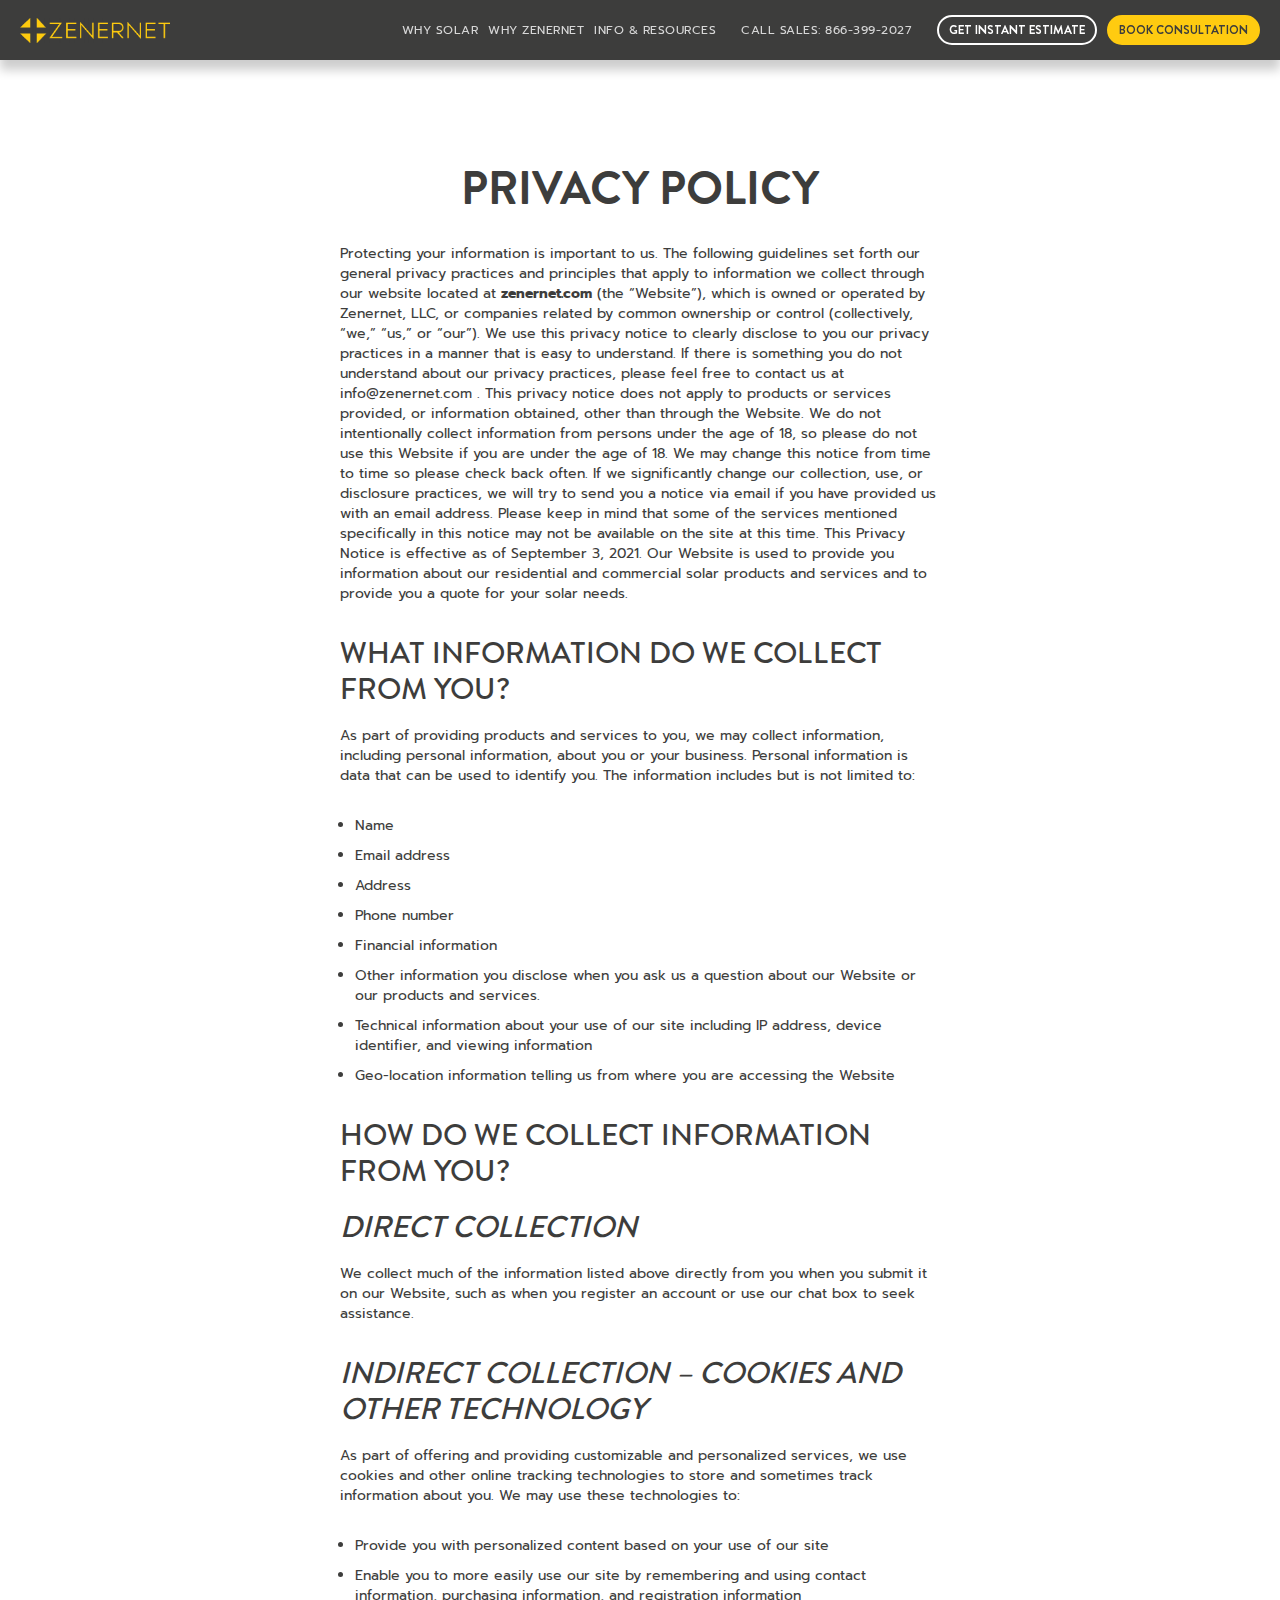
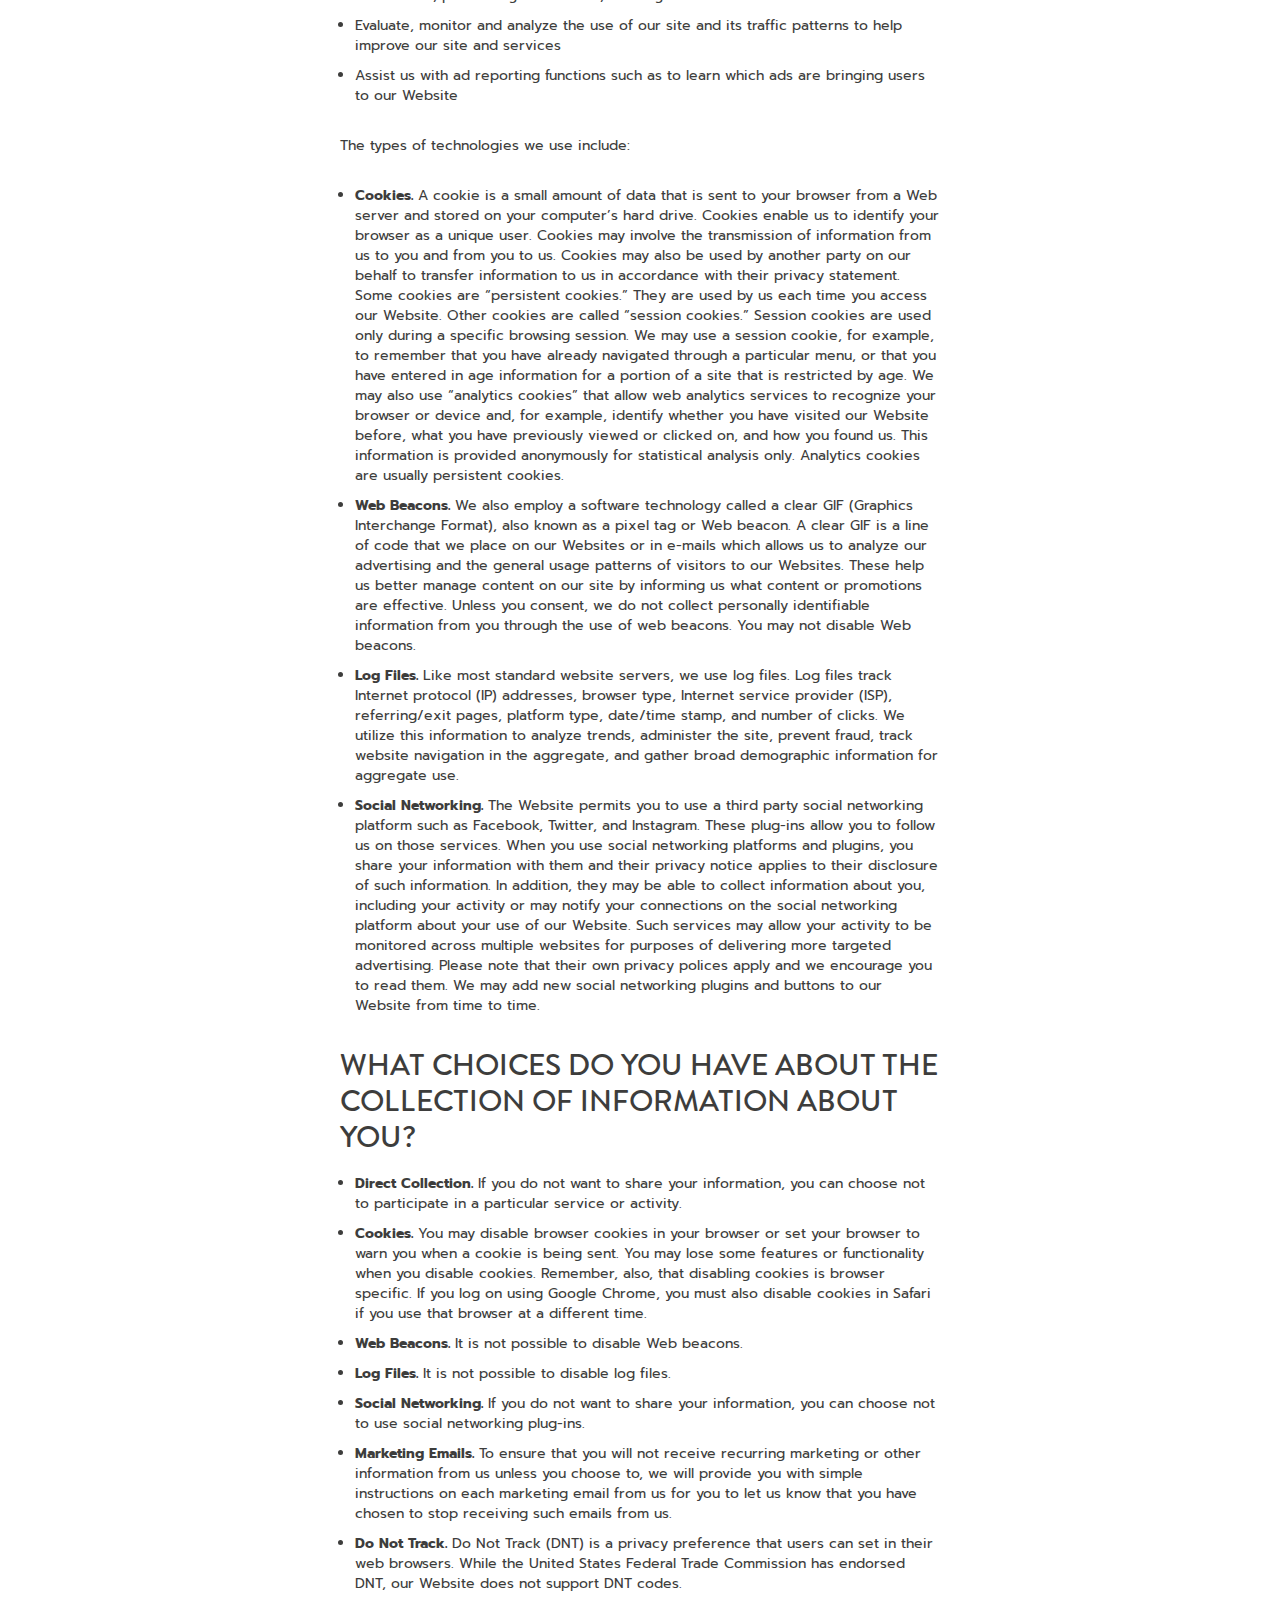
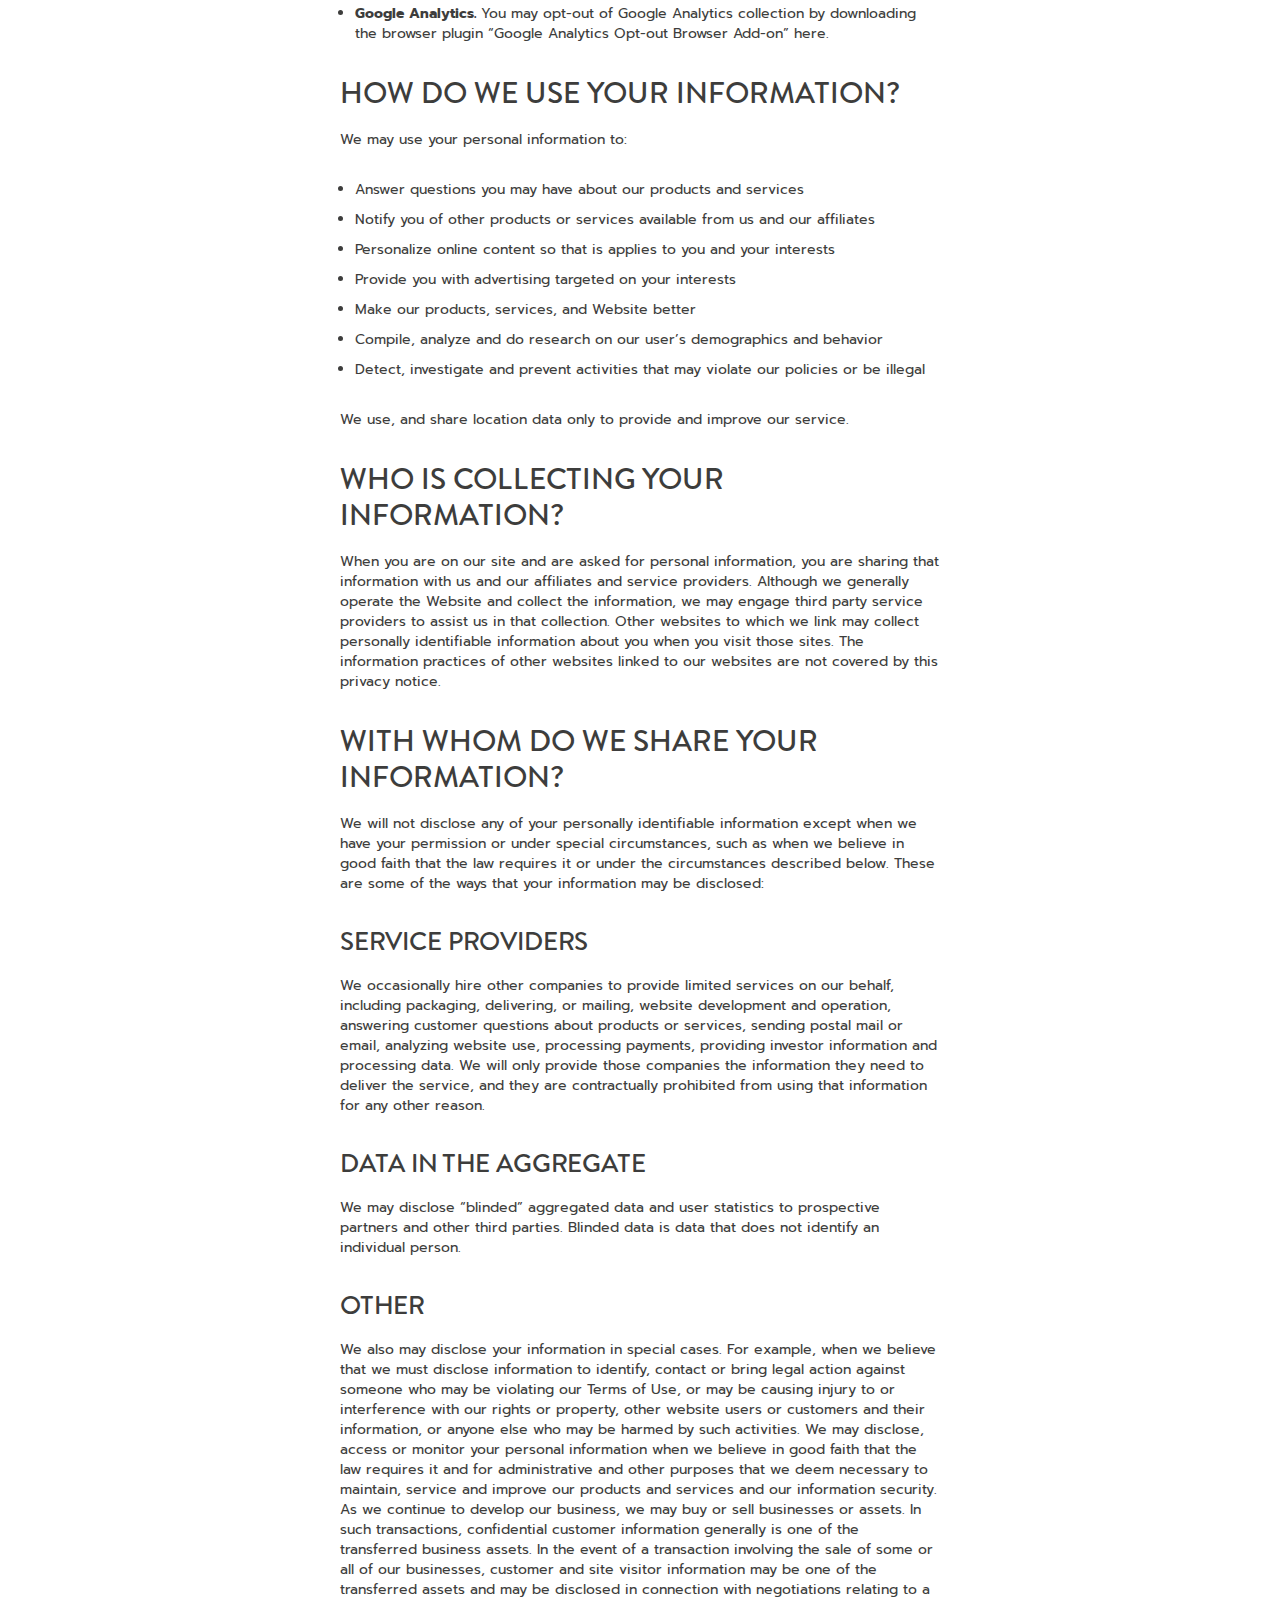
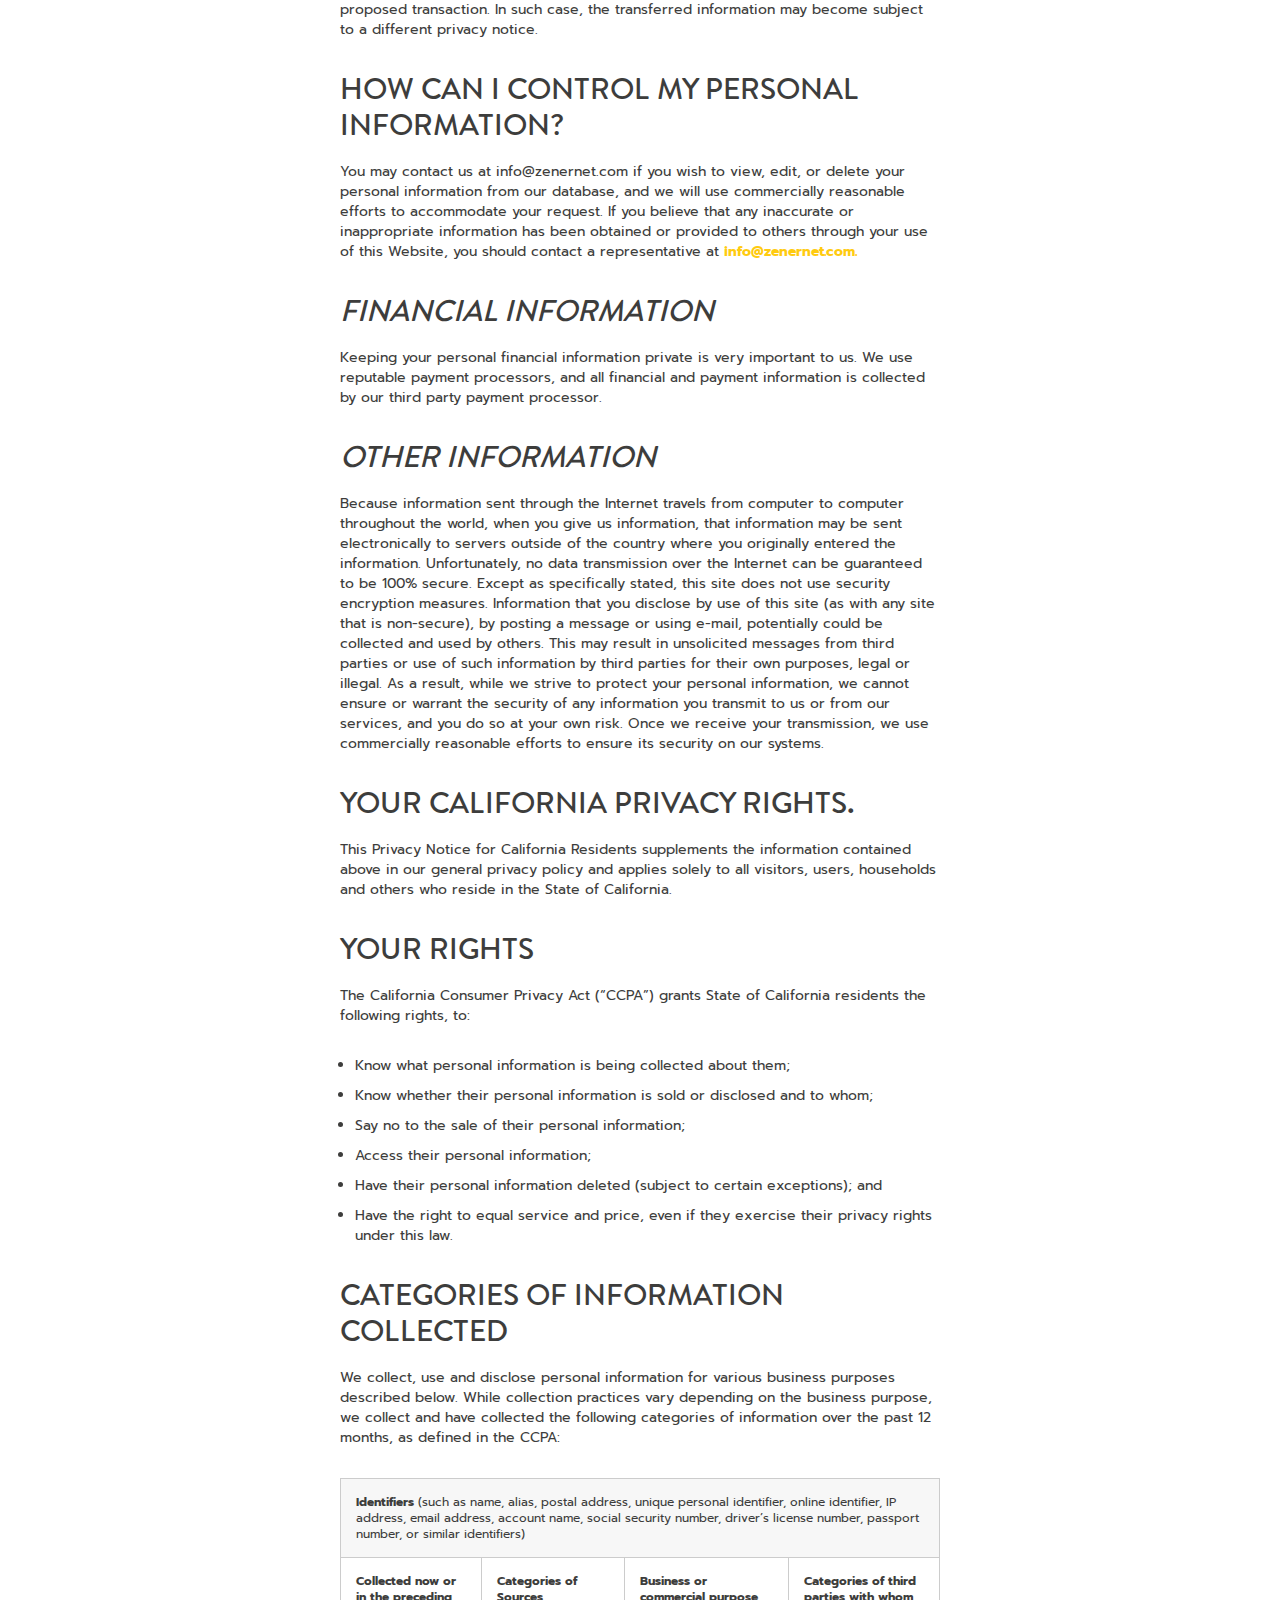
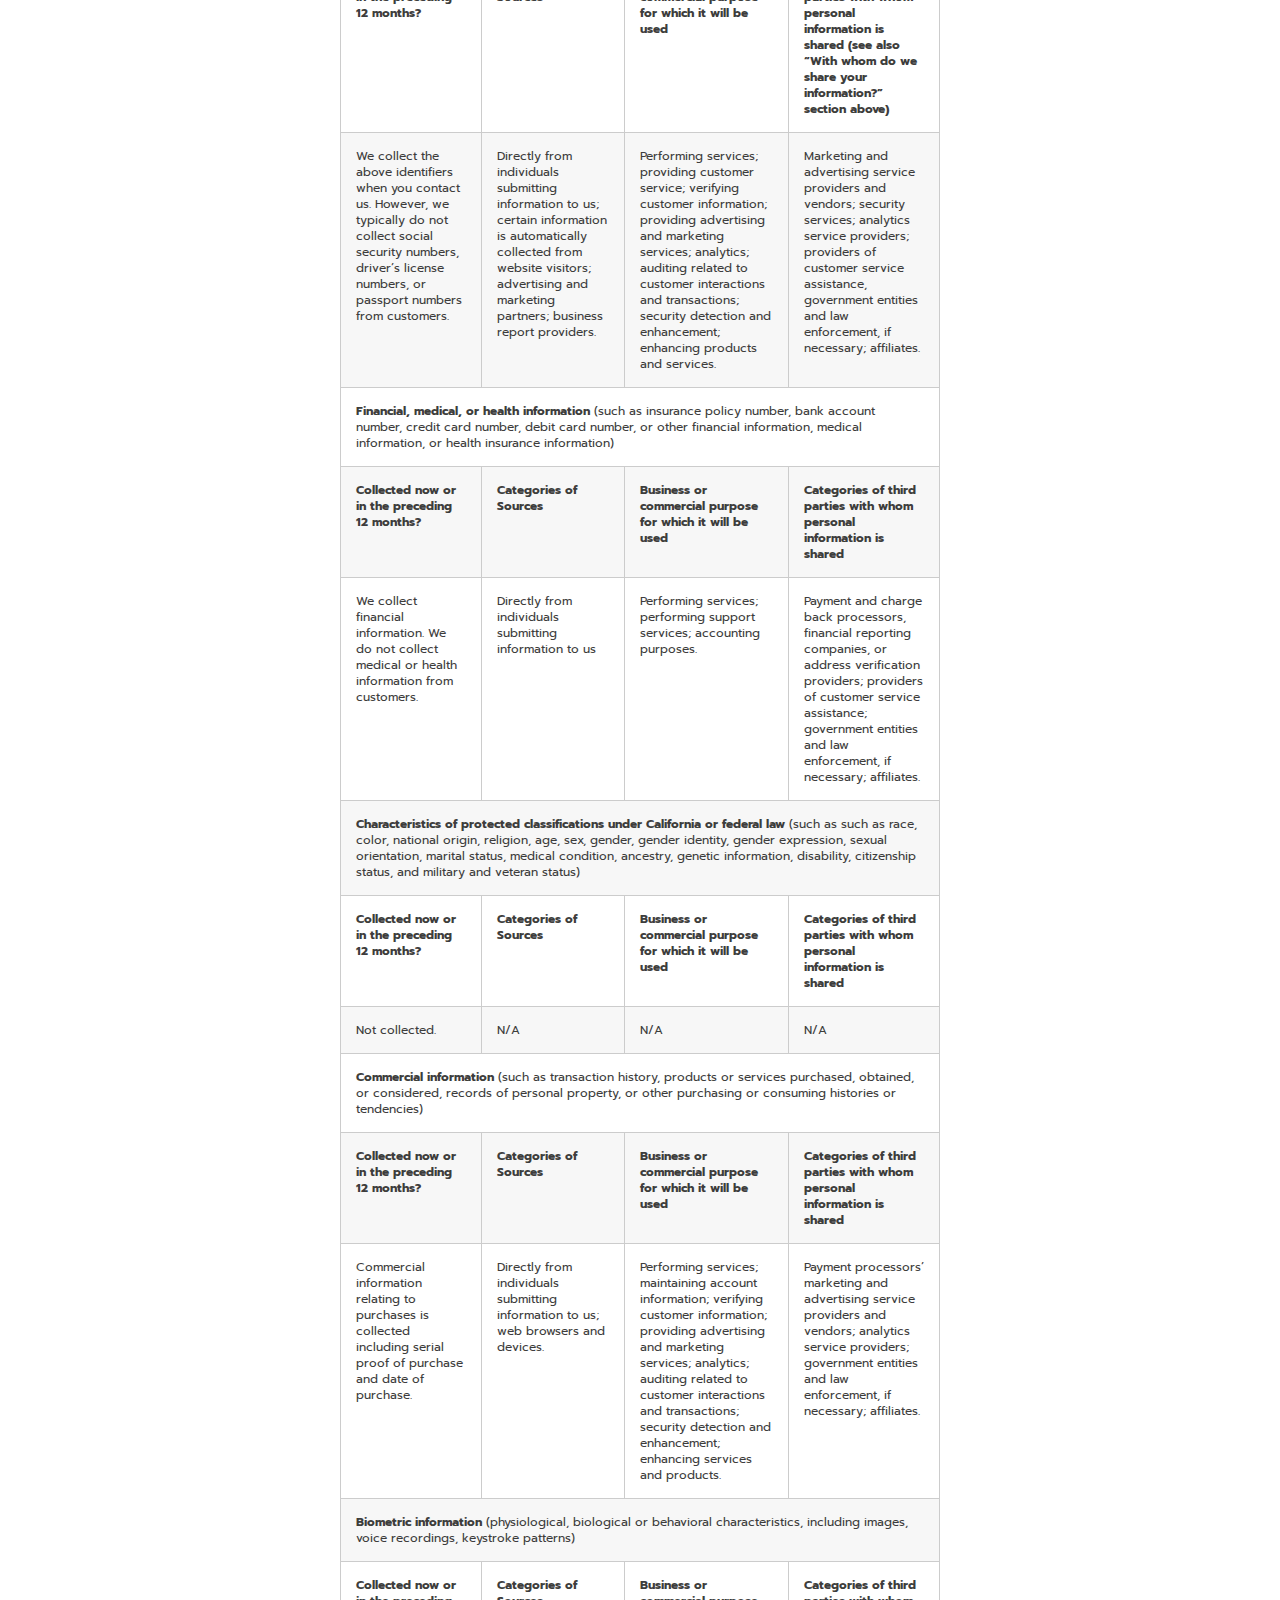
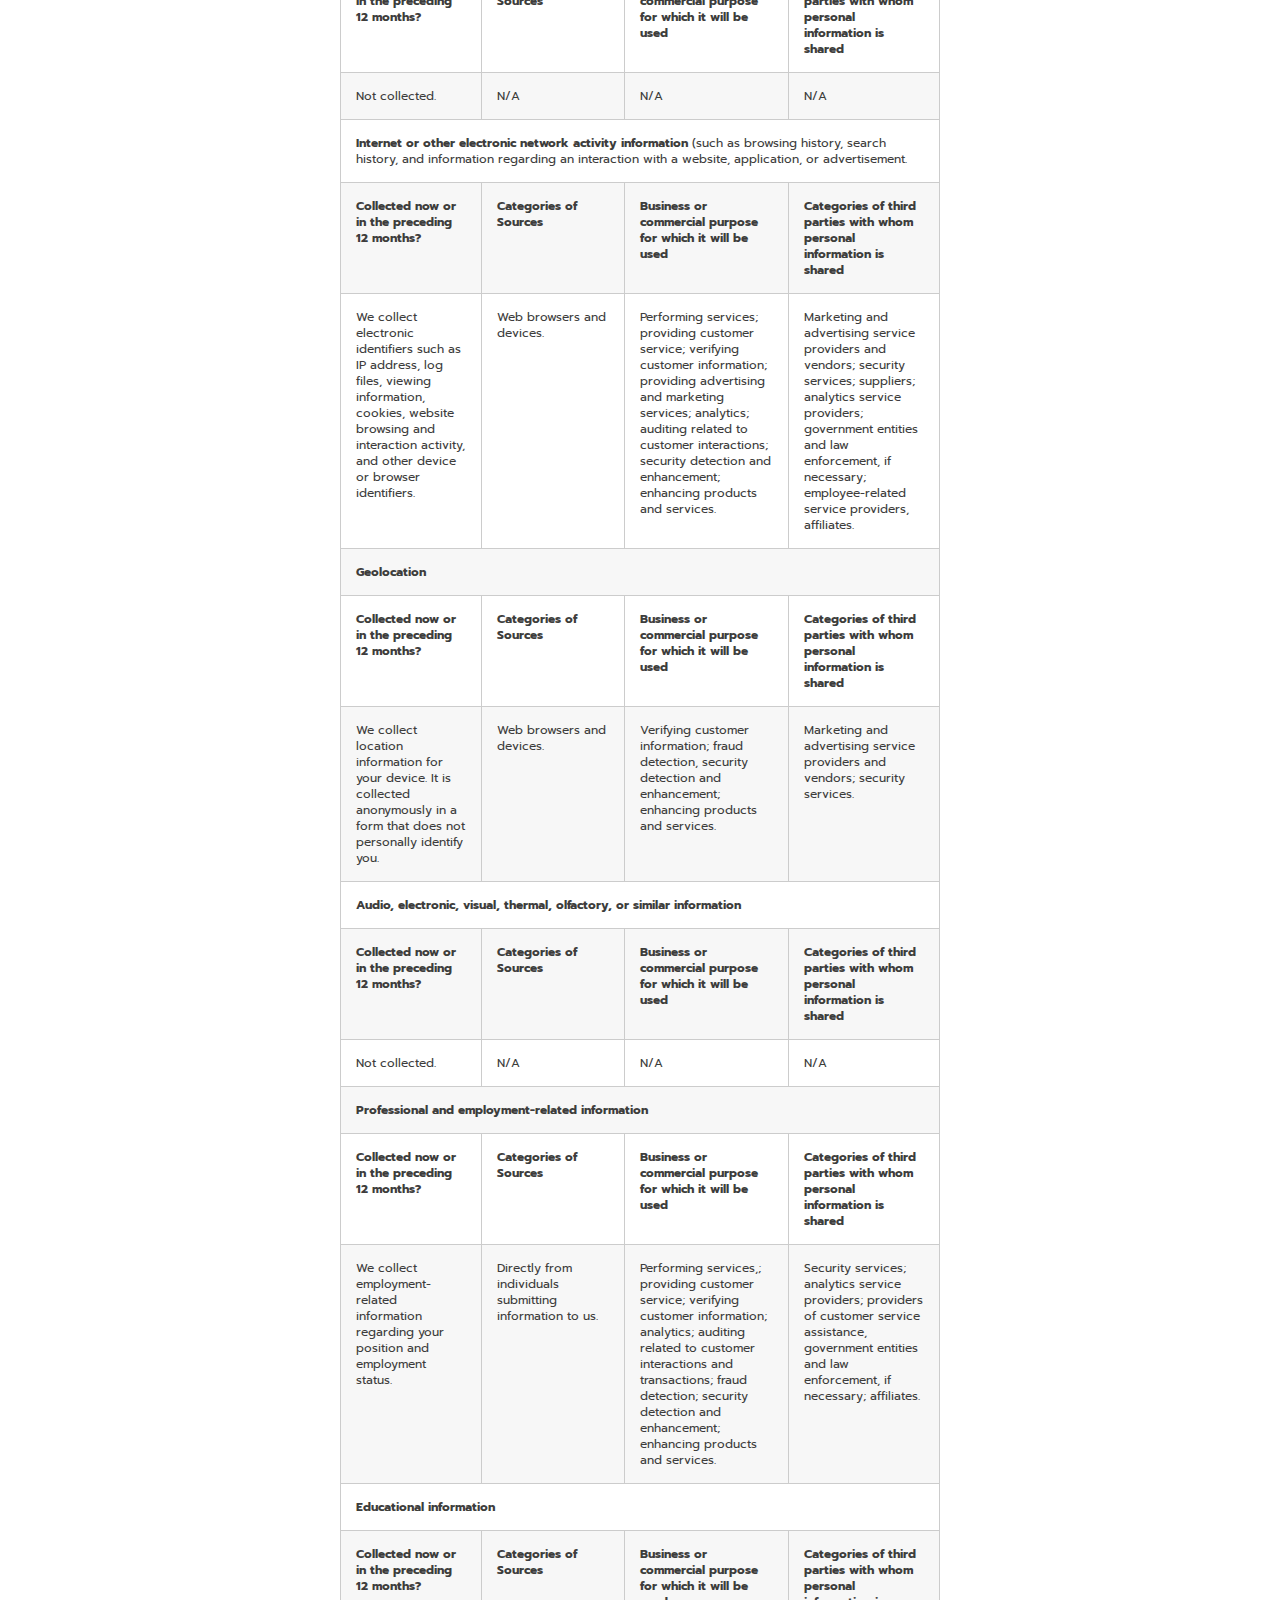
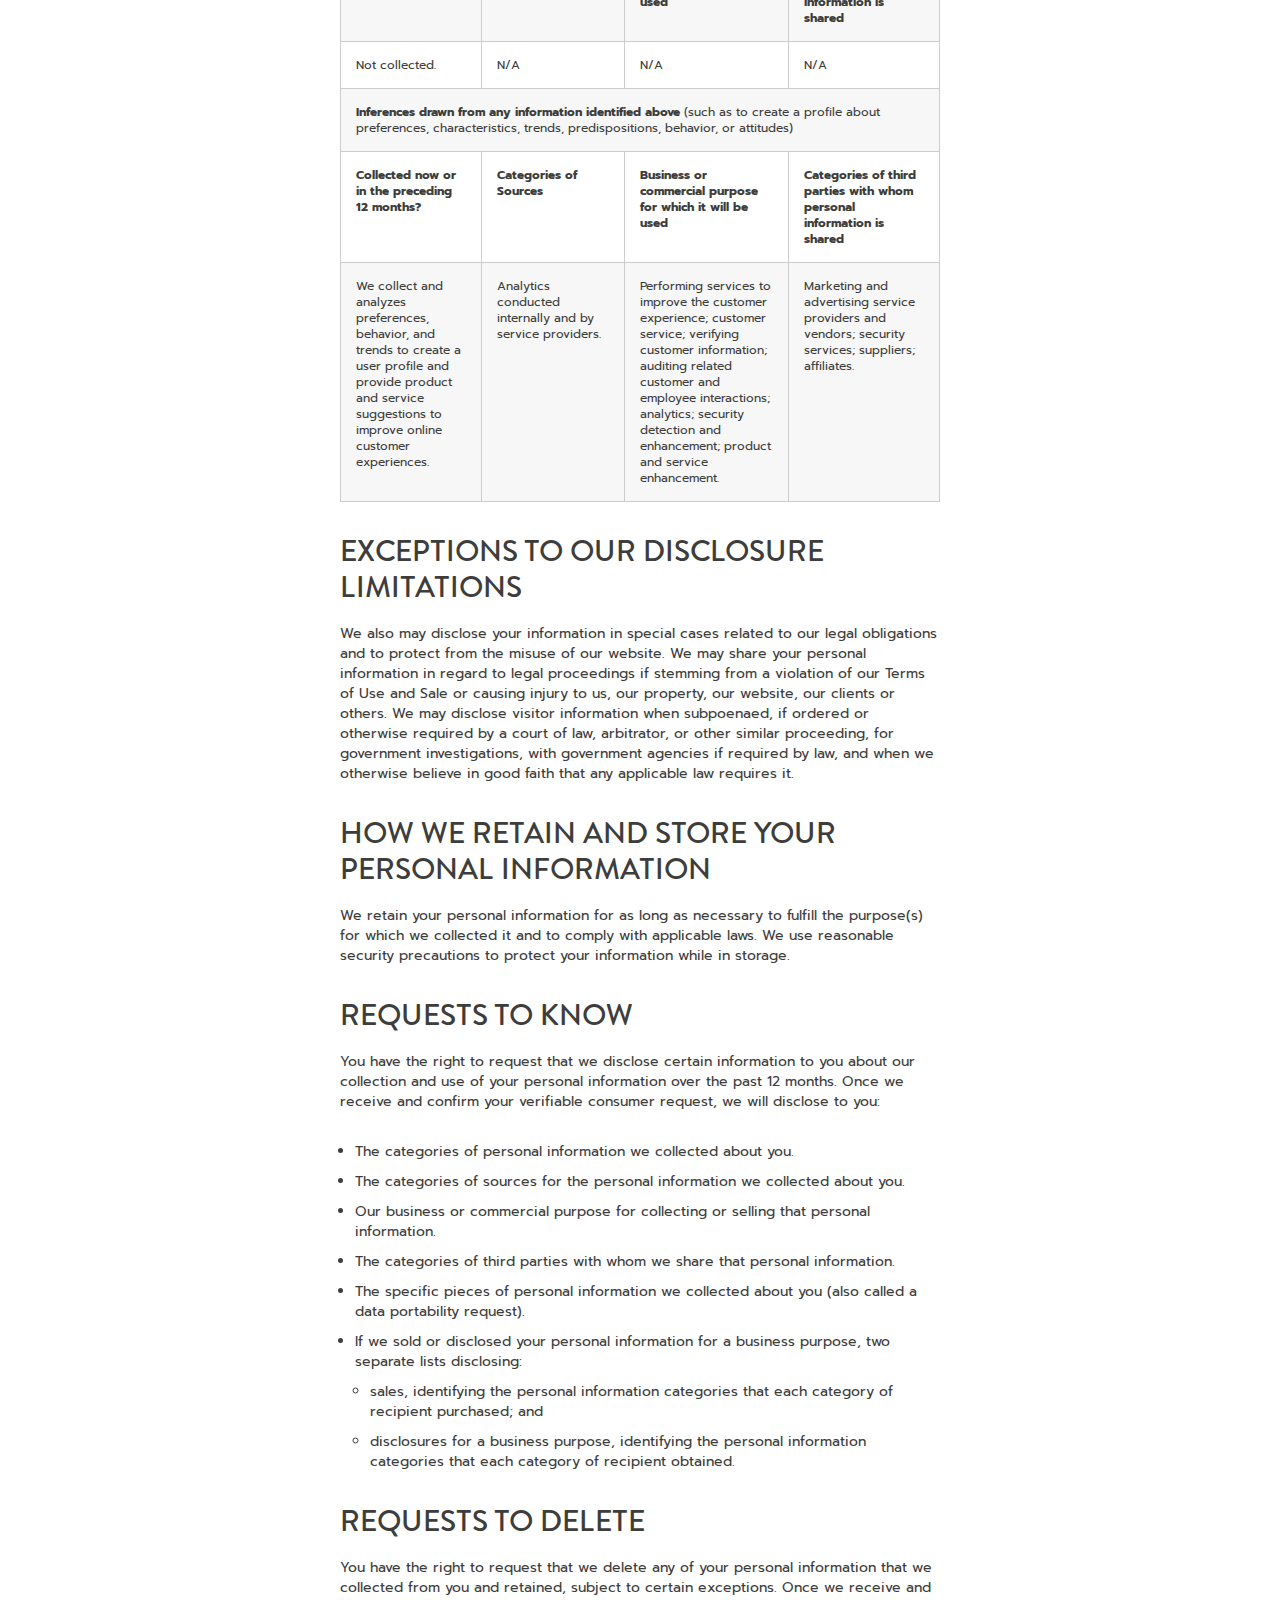
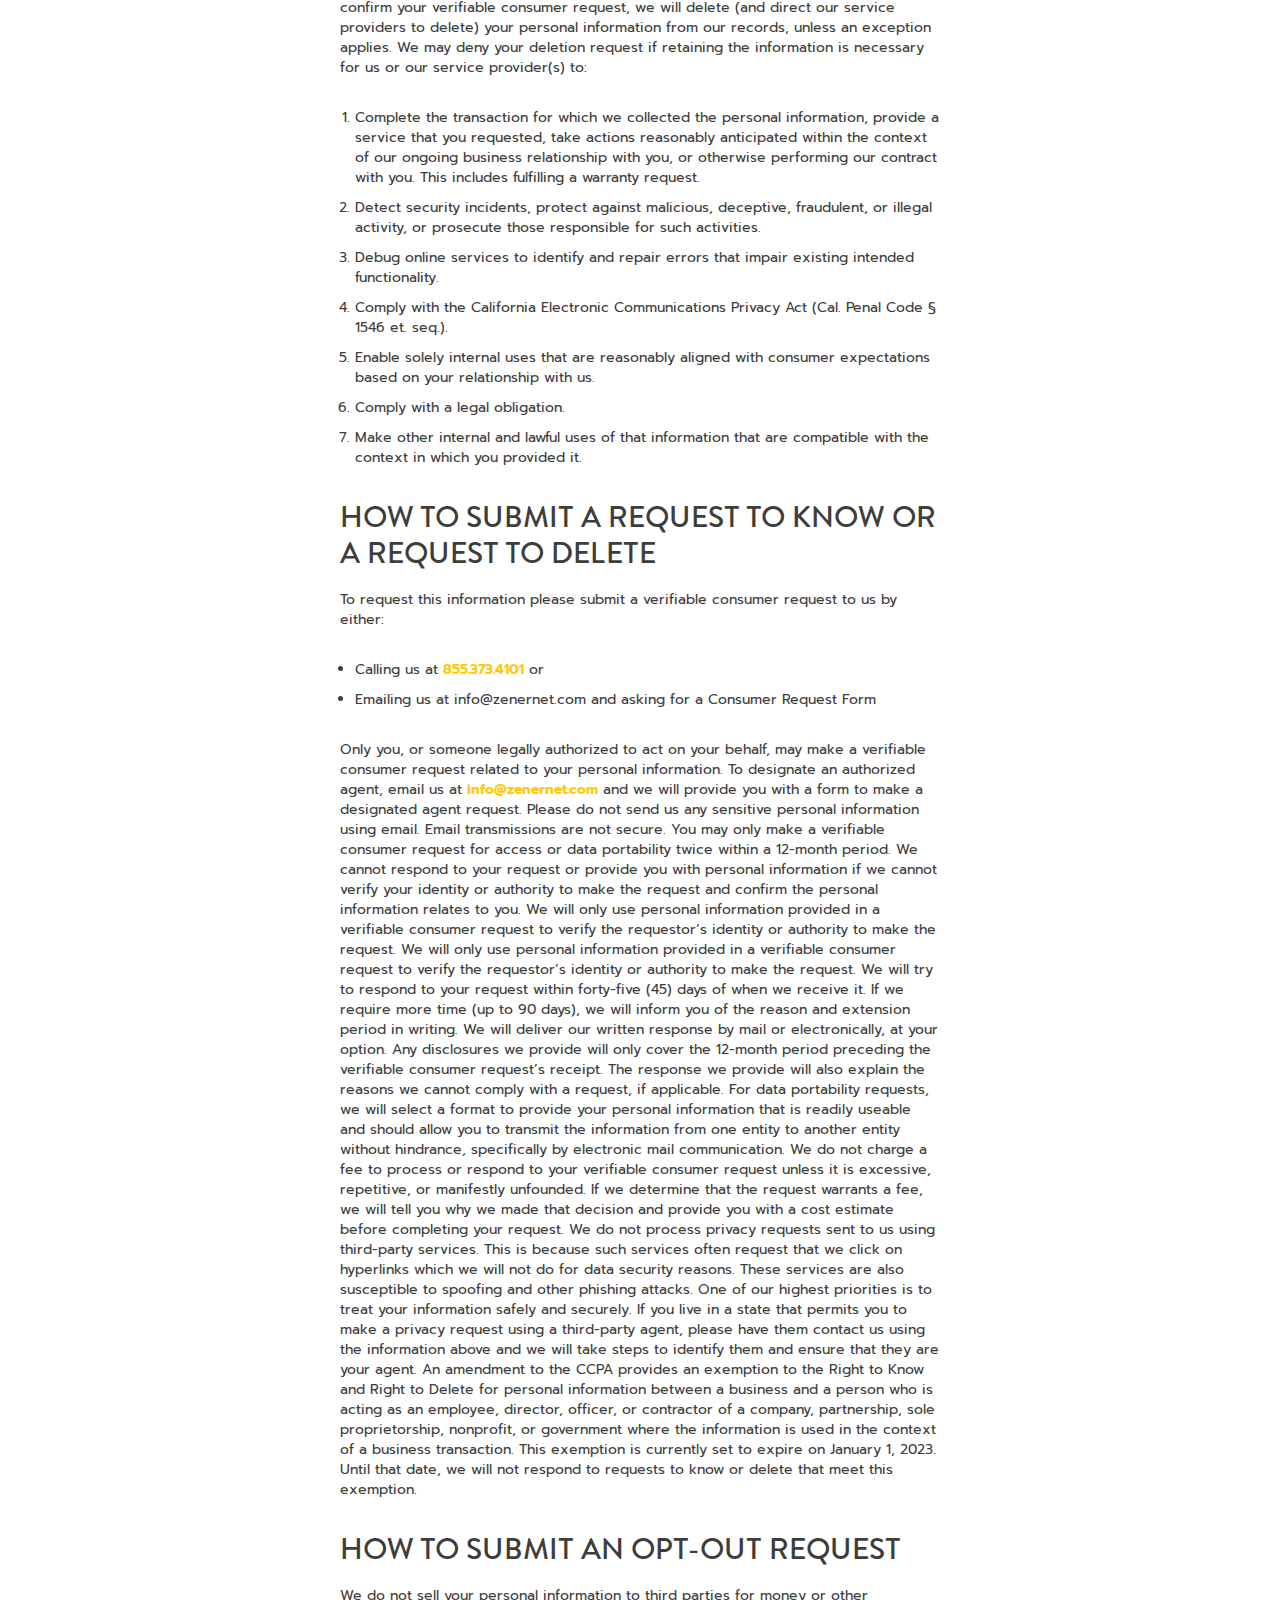
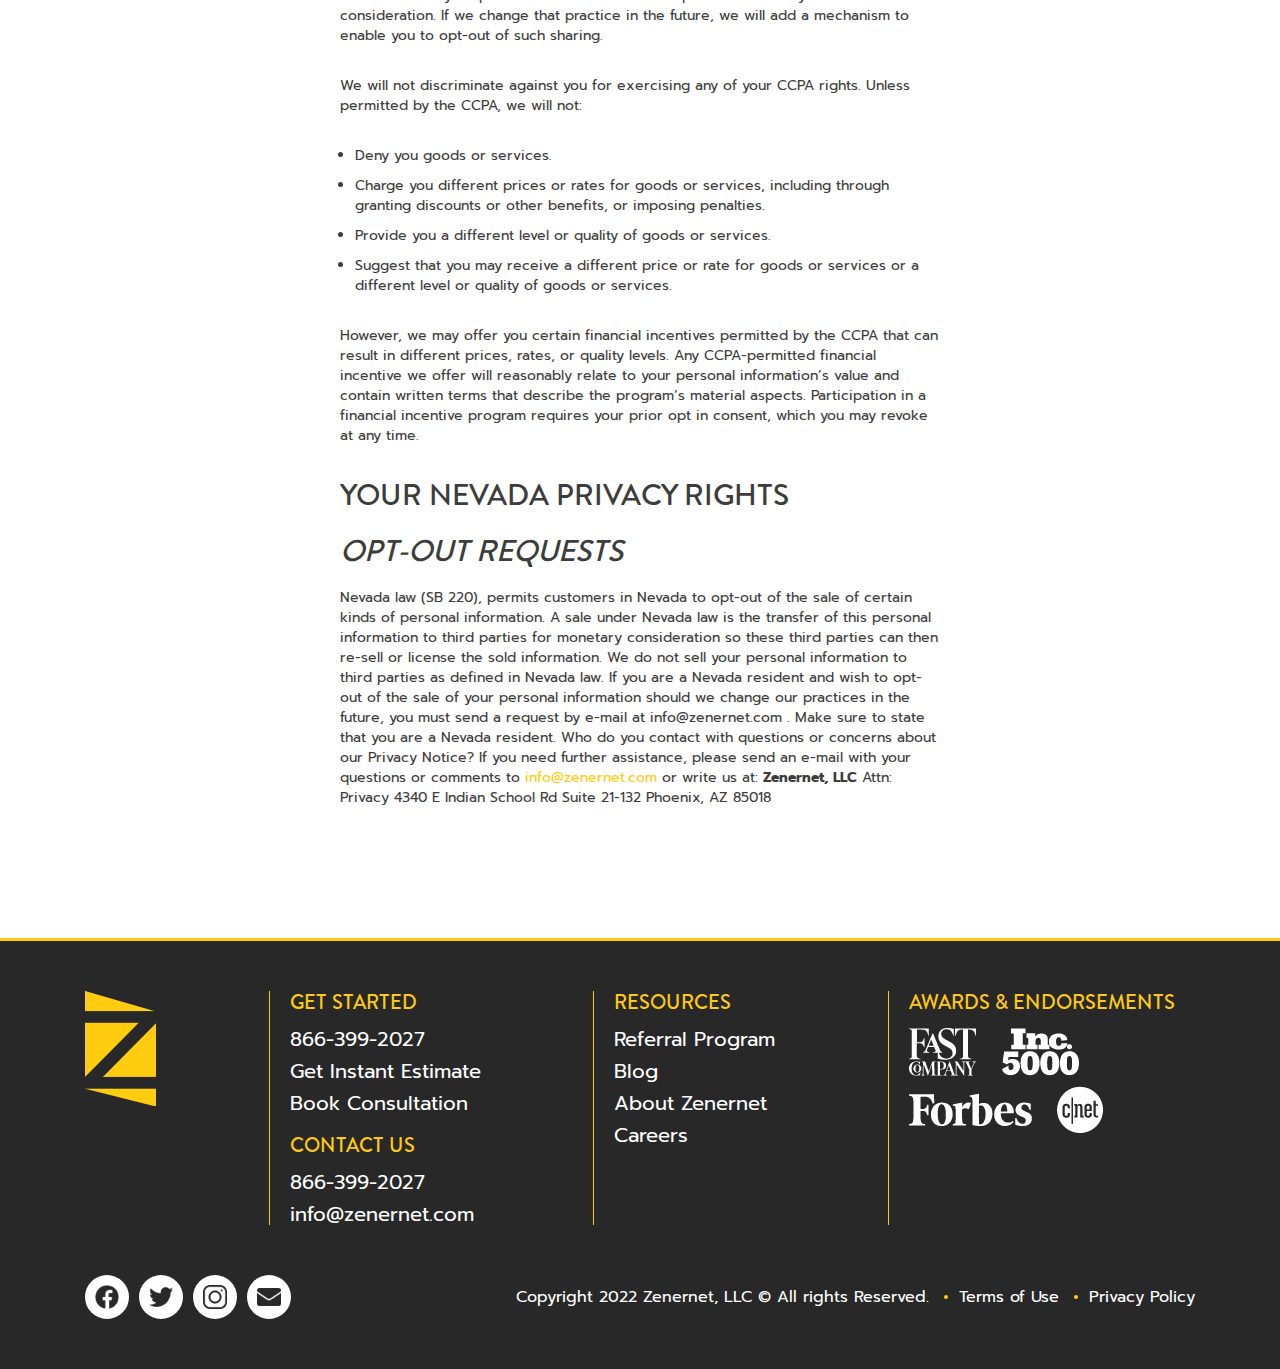
<file: privacy_policy.html>
<!DOCTYPE html>
<html lang="en">
<head>

    <title>Zenernet</title>
    <meta content="width=device-width,maximum-scale=1,initial-scale=1,user-scalable=0" name="viewport">
    <meta http-equiv="Content-Type" content="text/html;charset=UTF-8" />
    <meta name="author" content="" />
    <meta name="description" content="" />
    <meta name="keywords" content="" /> 
    
    <link rel="stylesheet" href="css/global.css" media="all"/>
    <link rel="stylesheet" href="css/header.css" media="all"/>
    <link rel="stylesheet" href="css/page.css" media="all"/>
    <link rel="stylesheet" href="css/footer.css" media="all"/>
    <link rel="stylesheet" href="css/swiper-bundle.min.css" media="all"/>

    <link href="favicon.ico" rel="shortcut icon"/>

</head>

<body>  

    <!-- wrapper Start -->
    <div class="wrapper">
        <!-- header Start -->
        <header class="header">
            <div class="logo">
                <a href="#">
                    <img src="img/bg/logo.png" alt="zenernet">
                </a>
            </div>
            <div class="menu-btn">
                <span></span>
                <span></span>
                <span></span>
            </div>
            <div class="header__col-wrap">
                <div class="header__col">
                    <nav class="main-nav">
                        <ul>
                            <li>
                                <a href="#">Why Solar</a>
                            </li>
                            <li>
                                <a href="#">Why Zenernet</a>
                            </li>
                            <li>
                                <a href="#">Info & Resources</a>
                                <ul class="main-nav__dropdown">
                                    <li>
                                        <a href="#">Products</a>
                                        <ul>
                                            <li>
                                                <a href="#">Solar Panels</a>
                                            </li>
                                            <li>
                                                <a href="#">Batteries & Home Backup</a>
                                            </li>
                                            <li>
                                                <a href="#">EV Chargers</a>
                                            </li>
                                        </ul>
                                    </li>
                                    <li>
                                        <a href="#">Where We Install</a>
                                    </li>
                                    <li>
                                        <a href="#">About Us</a>
                                    </li>
                                    <li>
                                        <a href="#">Contact Us</a>
                                    </li>
                                    <li>
                                        <a href="#">Careers</a>
                                    </li>
                                    <li>
                                        <a href="#">Referrals</a>
                                    </li>
                                </ul>
                            </li>
                        </ul>
                    </nav>
                    <span class="header__phone">
                        <a href="tel:866-399-2027">Call Sales: 866-399-2027</a>
                    </span>
                    <div class="btn-panel btn-panel_small-size">
                        <a href="#" class="btn btn_small-size btn_white-color">Get Instant Estimate</a>
                        <a href="#" class="btn btn_small-size">Book Consultation</a>
                    </div>
                </div>
            </div>
        </header>
        <!-- header end -->
        <!-- page Start -->
        <main class="page">
            <section class="section">
                <div class="container">
                    <div class="col-small">
                        <h1 class="title title_text-center title_indent-bottom-small"><strong>Privacy Policy</strong></h1>
                        <div class="content">
                            <p>Protecting your information is important to us. The following guidelines set forth our general privacy practices and principles that apply to information we collect through our website located at <strong>zenernet.com</strong> (the “Website”), which is owned or operated by Zenernet, LLC, or companies related by common ownership or control (collectively, “we,” “us,” or “our”). We use this privacy notice to clearly disclose to you our privacy practices in a manner that is easy to understand. If there is something you do not understand about our privacy practices, please feel free to contact us at info@zenernet.com . This privacy notice does not apply to products or services provided, or information obtained, other than through the Website. We do not intentionally collect information from persons under the age of 18, so please do not use this Website if you are under the age of 18. We may change this notice from time to time so please check back often. If we significantly change our collection, use, or disclosure practices, we will try to send you a notice via email if you have provided us with an email address. Please keep in mind that some of the services mentioned specifically in this notice may not be available on the site at this time. This Privacy Notice is effective as of September 3, 2021. Our Website is used to provide you information about our residential and commercial solar products and services and to provide you a quote for your solar needs.</p>
                            <h2>What information do we collect from you?</h2>
                            <p>As part of providing products and services to you, we may collect information, including personal information, about you or your business. Personal information is data that can be used to identify you. The information includes but is not limited to:</p>
                            <ul>
                                <li>Name</li>
                                <li>Email address</li>
                                <li>Address</li>
                                <li>Phone number</li>
                                <li>Financial information</li>
                                <li>Other information you disclose when you ask us a question about our Website or our products and services.</li>
                                <li>Technical information about your use of our site including IP address, device identifier, and viewing information</li>
                                <li>Geo-location information telling us from where you are accessing the Website</li>
                            </ul>
                            <h2>How do we collect information from you?</h2>
                            <h2><em>Direct Collection</em></h2>
                            <p>We collect much of the information listed above directly from you when you submit it on our Website, such as when you register an account or use our chat box to seek assistance.</p>
                            <h2><em>Indirect Collection – Cookies and Other Technology</em></h2>
                            <p>As part of offering and providing customizable and personalized services, we use cookies and other online tracking technologies to store and sometimes track information about you. We may use these technologies to:</p>
                            <ul>
                                <li>Provide you with personalized content based on your use of our site</li>
                                <li>Enable you to more easily use our site by remembering and using contact information, purchasing information, and registration information</li>
                                <li>Evaluate, monitor and analyze the use of our site and its traffic patterns to help improve our site and services</li>
                                <li>Assist us with ad reporting functions such as to learn which ads are bringing users to our Website</li>
                            </ul>
                            <p>The types of technologies we use include:</p>
                            <ul>
                                <li><strong>Cookies.</strong> A cookie is a small amount of data that is sent to your browser from a Web server and stored on your computer’s hard drive. Cookies enable us to identify your browser as a unique user. Cookies may involve the transmission of information from us to you and from you to us. Cookies may also be used by another party on our behalf to transfer information to us in accordance with their privacy statement. Some cookies are “persistent cookies.” They are used by us each time you access our Website. Other cookies are called “session cookies.” Session cookies are used only during a specific browsing session. We may use a session cookie, for example, to remember that you have already navigated through a particular menu, or that you have entered in age information for a portion of a site that is restricted by age. We may also use “analytics cookies” that allow web analytics services to recognize your browser or device and, for example, identify whether you have visited our Website before, what you have previously viewed or clicked on, and how you found us. This information is provided anonymously for statistical analysis only. Analytics cookies are usually persistent cookies.</li>
                                <li><strong>Web Beacons.</strong> We also employ a software technology called a clear GIF (Graphics Interchange Format), also known as a pixel tag or Web beacon. A clear GIF is a line of code that we place on our Websites or in e-mails which allows us to analyze our advertising and the general usage patterns of visitors to our Websites. These help us better manage content on our site by informing us what content or promotions are effective. Unless you consent, we do not collect personally identifiable information from you through the use of web beacons. You may not disable Web beacons.</li>
                                <li><strong>Log Files.</strong> Like most standard website servers, we use log files. Log files track Internet protocol (IP) addresses, browser type, Internet service provider (ISP), referring/exit pages, platform type, date/time stamp, and number of clicks. We utilize this information to analyze trends, administer the site, prevent fraud, track website navigation in the aggregate, and gather broad demographic information for aggregate use.</li>
                                <li><strong>Social Networking.</strong> The Website permits you to use a third party social networking platform such as Facebook, Twitter, and Instagram. These plug-ins allow you to follow us on those services. When you use social networking platforms and plugins, you share your information with them and their privacy notice applies to their disclosure of such information. In addition, they may be able to collect information about you, including your activity or may notify your connections on the social networking platform about your use of our Website. Such services may allow your activity to be monitored across multiple websites for purposes of delivering more targeted advertising. Please note that their own privacy polices apply and we encourage you to read them. We may add new social networking plugins and buttons to our Website from time to time.</li>
                            </ul>
                            <h2>What choices do you have about the collection of information about you?</h2>
                            <ul>
                                <li><strong>Direct Collection.</strong> If you do not want to share your information, you can choose not to participate in a particular service or activity.</li>
                                <li><strong>Cookies.</strong> You may disable browser cookies in your browser or set your browser to warn you when a cookie is being sent. You may lose some features or functionality when you disable cookies. Remember, also, that disabling cookies is browser specific. If you log on using Google Chrome, you must also disable cookies in Safari if you use that browser at a different time.</li>
                                <li><strong>Web Beacons.</strong> It is not possible to disable Web beacons.</li>
                                <li><strong>Log Files.</strong> It is not possible to disable log files.</li>
                                <li><strong>Social Networking.</strong> If you do not want to share your information, you can choose not to use social networking plug-ins.</li>
                                <li><strong>Marketing Emails.</strong> To ensure that you will not receive recurring marketing or other information from us unless you choose to, we will provide you with simple instructions on each marketing email from us for you to let us know that you have chosen to stop receiving such emails from us.</li>
                                <li><strong>Do Not Track.</strong> Do Not Track (DNT) is a privacy preference that users can set in their web browsers. While the United States Federal Trade Commission has endorsed DNT, our Website does not support DNT codes.</li>
                                <li><strong>Google Analytics.</strong> You may opt-out of Google Analytics collection by downloading the browser plugin “Google Analytics Opt-out Browser Add-on” here.</li>
                            </ul>
                            <h2>How do we use your information?</h2>
                            <p>We may use your personal information to:</p>
                            <ul>                             
                                <li>Answer questions you may have about our products and services</li>
                                <li>Notify you of other products or services available from us and our affiliates</li>
                                <li>Personalize online content so that is applies to you and your interests</li>
                                <li>Provide you with advertising targeted on your interests</li>
                                <li>Make our products, services, and Website better</li>
                                <li>Compile, analyze and do research on our user’s demographics and behavior</li>
                                <li>Detect, investigate and prevent activities that may violate our policies or be illegal</li>
                            </ul>
                            <p>We use, and share location data only to provide and improve our service.</p>
                            <h2>Who is collecting your information?</h2>
                            <p>When you are on our site and are asked for personal information, you are sharing that information with us and our affiliates and service providers. Although we generally operate the Website and collect the information, we may engage third party service providers to assist us in that collection. Other websites to which we link may collect personally identifiable information about you when you visit those sites. The information practices of other websites linked to our websites are not covered by this privacy notice.</p>
                            <h2>With whom do we share your information?</h2>
                            <p>We will not disclose any of your personally identifiable information except when we have your permission or under special circumstances, such as when we believe in good faith that the law requires it or under the circumstances described below. These are some of the ways that your information may be disclosed:</p>
                            <h3>Service Providers</h3>
                            <p>We occasionally hire other companies to provide limited services on our behalf, including packaging, delivering, or mailing, website development and operation, answering customer questions about products or services, sending postal mail or email, analyzing website use, processing payments, providing investor information and processing data. We will only provide those companies the information they need to deliver the service, and they are contractually prohibited from using that information for any other reason.</p>
                            <h3>Data in the Aggregate</h3>
                            <p>We may disclose “blinded” aggregated data and user statistics to prospective partners and other third parties. Blinded data is data that does not identify an individual person.</p>
                            <h3>Other</h3>
                            <p>We also may disclose your information in special cases. For example, when we believe that we must disclose information to identify, contact or bring legal action against someone who may be violating our Terms of Use, or may be causing injury to or interference with our rights or property, other website users or customers and their information, or anyone else who may be harmed by such activities. We may disclose, access or monitor your personal information when we believe in good faith that the law requires it and for administrative and other purposes that we deem necessary to maintain, service and improve our products and services and our information security. As we continue to develop our business, we may buy or sell businesses or assets. In such transactions, confidential customer information generally is one of the transferred business assets. In the event of a transaction involving the sale of some or all of our businesses, customer and site visitor information may be one of the transferred assets and may be disclosed in connection with negotiations relating to a proposed transaction. In such case, the transferred information may become subject to a different privacy notice.</p>
                            <h2>How can I control my personal information?</h2>
                            <p>You may contact us at info@zenernet.com if you wish to view, edit, or delete your personal information from our database, and we will use commercially reasonable efforts to accommodate your request. If you believe that any inaccurate or inappropriate information has been obtained or provided to others through your use of this Website, you should contact a representative at <a href="mailto:info@zenernet.com"><strong>info@zenernet.com.</strong></a></p>
                            <h2><em>Financial Information</em></h2>
                            <p>Keeping your personal financial information private is very important to us. We use reputable payment processors, and all financial and payment information is collected by our third party payment processor.</p>
                            <h2><em>Other Information</em></h2>
                            <p>Because information sent through the Internet travels from computer to computer throughout the world, when you give us information, that information may be sent electronically to servers outside of the country where you originally entered the information. Unfortunately, no data transmission over the Internet can be guaranteed to be 100% secure. Except as specifically stated, this site does not use security encryption measures. Information that you disclose by use of this site (as with any site that is non-secure), by posting a message or using e-mail, potentially could be collected and used by others. This may result in unsolicited messages from third parties or use of such information by third parties for their own purposes, legal or illegal. As a result, while we strive to protect your personal information, we cannot ensure or warrant the security of any information you transmit to us or from our services, and you do so at your own risk. Once we receive your transmission, we use commercially reasonable efforts to ensure its security on our systems.</p>
                            <h2>Your California Privacy Rights.</h2>
                            <p>This Privacy Notice for California Residents supplements the information contained above in our general privacy policy and applies solely to all visitors, users, households and others who reside in the State of California.</p>
                            <h2>Your Rights</h2>
                            <p>The California Consumer Privacy Act (“CCPA”) grants State of California residents the following rights, to:</p>
                            <ul>                           
                                <li>Know what personal information is being collected about them;</li>
                                <li>Know whether their personal information is sold or disclosed and to whom;</li>
                                <li>Say no to the sale of their personal information;</li>
                                <li>Access their personal information;</li>
                                <li>Have their personal information deleted (subject to certain exceptions); and</li>
                                <li>Have the right to equal service and price, even if they exercise their privacy rights under this law.</li>
                            </ul>
                            <h2>Categories of Information Collected</h2>
                            <p>We collect, use and disclose personal information for various business purposes described below. While collection practices vary depending on the business purpose, we collect and have collected the following categories of information over the past 12 months, as defined in the CCPA:</p>
                            <table>
                                <tbody>
                                    <tr>
                                        <td colspan="4"><strong>Identifiers</strong> (such as name, alias, postal address, unique personal identifier, online identifier, IP address, email address, account name, social security number, driver’s license number, passport number, or similar identifiers)</td>
                                    </tr>
                                    <tr>
                                        <td><strong>Collected now or in the preceding 12 months?</strong></td>
                                        <td><strong>Categories of Sources</strong></td>
                                        <td><strong>Business or commercial purpose for which it will be used</strong></td>
                                        <td><strong>Categories of third parties with whom personal information is shared (see also “</strong><strong>With whom do we share your information?” section above)</strong></td>
                                    </tr>
                                    <tr>
                                        <td>We collect the above identifiers when you contact us. However, we typically do not collect social security numbers, driver’s license numbers, or passport numbers from customers.</td>
                                        <td>Directly from individuals submitting information to us; certain information is automatically collected from website visitors; advertising and marketing partners; business report providers.</td>
                                        <td>Performing services; providing customer service; verifying customer information; providing advertising and marketing services; analytics; auditing related to customer interactions and transactions; security detection and enhancement; enhancing products and services.</td>
                                        <td>Marketing and advertising service providers and vendors; security services; analytics service providers; providers of customer service assistance, government entities and law enforcement, if necessary; affiliates.</td>
                                    </tr>
                                    <tr>
                                        <td colspan="4"><strong>Financial, medical, or health information </strong>(such as insurance policy number, bank account number, credit card number, debit card number, or other financial information, medical information, or health insurance information)</td>
                                        </tr>
                                        <tr>
                                        <td><strong>Collected now or in the preceding 12 months?</strong></td>
                                        <td><strong>Categories of Sources</strong></td>
                                        <td><strong>Business or commercial purpose for which it will be used</strong></td>
                                        <td><strong>Categories of third parties with whom personal information is shared</strong></td>
                                    </tr>
                                    <tr>
                                        <td>We collect financial information. We do not collect medical or health information from customers.</td>
                                        <td>Directly from individuals submitting information to us</td>
                                        <td>Performing services; performing support services; accounting purposes.</td>
                                        <td>Payment and charge back processors, financial reporting companies, or address verification providers; providers of customer service assistance; government entities and law enforcement, if necessary; affiliates.</td>
                                    </tr>
                                    <tr>
                                        <td colspan="4"><strong>Characteristics of protected classifications under California or federal law </strong>(such as such as race, color, national origin, religion, age, sex, gender, gender identity, gender expression, sexual orientation, marital status, medical condition, ancestry, genetic information, disability, citizenship status, and military and veteran status)</td>
                                        </tr>
                                        <tr>
                                        <td><strong>Collected now or in the preceding 12 months?</strong></td>
                                        <td><strong>Categories of Sources</strong></td>
                                        <td><strong>Business or commercial purpose for which it will be used</strong></td>
                                        <td><strong>Categories of third parties with whom personal information is shared</strong></td>
                                    </tr>
                                    <tr>
                                        <td>Not collected.</td>
                                        <td>N/A</td>
                                        <td>N/A</td>
                                        <td>N/A</td>
                                    </tr>
                                    <tr>
                                        <td colspan="4"><strong>Commercial information</strong> (such as transaction history, products or services purchased, obtained, or considered, records of personal property, or other purchasing or consuming histories or tendencies)</td>
                                        </tr>
                                        <tr>
                                        <td><strong>Collected now or in the preceding 12 months?</strong></td>
                                        <td><strong>Categories of Sources</strong></td>
                                        <td><strong>Business or commercial purpose for which it will be used</strong></td>
                                        <td><strong>Categories of third parties with whom personal information is shared</strong></td>
                                    </tr>
                                    <tr>
                                        <td>Commercial information relating to purchases is collected including serial proof of purchase and date of purchase.</td>
                                        <td>Directly from individuals submitting information to us; web browsers and devices.</td>
                                        <td>Performing services; maintaining account information; verifying customer information; providing advertising and marketing services; analytics; auditing related to customer interactions and transactions; security detection and enhancement; enhancing services and products.</td>
                                        <td>Payment processors’ marketing and advertising service providers and vendors; analytics service providers; government entities and law enforcement, if necessary; affiliates.</td>
                                    </tr>
                                    <tr>
                                        <td colspan="4"><strong>Biometric information</strong> (physiological, biological or behavioral characteristics, including images, voice recordings, keystroke patterns)</td>
                                        </tr>
                                        <tr>
                                        <td><strong>Collected now or in the preceding 12 months?</strong></td>
                                        <td><strong>Categories of Sources</strong></td>
                                        <td><strong>Business or commercial purpose for which it will be used</strong></td>
                                        <td><strong>Categories of third parties with whom personal information is shared</strong></td>
                                    </tr>
                                    <tr>
                                        <td>Not collected.</td>
                                        <td>N/A</td>
                                        <td>N/A</td>
                                        <td>N/A</td>
                                    </tr>
                                    <tr>
                                        <td colspan="4"><strong>Internet or other electronic network activity information</strong> (such as browsing history, search history, and information regarding an interaction with a website, application, or advertisement.</td>
                                    </tr>
                                    <tr>
                                        <td><strong>Collected now or in the preceding 12 months?</strong></td>
                                        <td><strong>Categories of Sources</strong></td>
                                        <td><strong>Business or commercial purpose for which it will be used</strong></td>
                                        <td><strong>Categories of third parties with whom personal information is shared</strong></td>
                                    </tr>
                                    <tr>
                                        <td>We collect electronic identifiers such as IP address, log files, viewing information, cookies, website browsing and interaction activity, and other device or browser identifiers.</td>
                                        <td>Web browsers and devices.</td>
                                        <td>Performing services; providing customer service; verifying customer information; providing advertising and marketing services; analytics; auditing related to customer interactions; security detection and enhancement; enhancing products and services.</td>
                                        <td>Marketing and advertising service providers and vendors; security services; suppliers; analytics service providers; government entities and law enforcement, if necessary; employee-related service providers, affiliates.</td>
                                    </tr>
                                    <tr>
                                        <td colspan="4"><strong>Geolocation</strong></td>
                                    </tr>
                                    <tr>
                                        <td><strong>Collected now or in the preceding 12 months?</strong></td>
                                        <td><strong>Categories of Sources</strong></td>
                                        <td><strong>Business or commercial purpose for which it will be used</strong></td>
                                        <td><strong>Categories of third parties with whom personal information is shared</strong></td>
                                    </tr>
                                    <tr>
                                        <td>We collect location information for your device. It is collected anonymously in a form that does not personally identify you.</td>
                                        <td>Web browsers and devices.</td>
                                        <td>Verifying customer information; fraud detection, security detection and enhancement; enhancing products and services.</td>
                                        <td>Marketing and advertising service providers and vendors; security services.</td>
                                    </tr>
                                    <tr>
                                        <td colspan="4"><strong>Audio, electronic, visual, thermal, olfactory, or similar information</strong></td>
                                    </tr>
                                    <tr>
                                        <td><strong>Collected now or in the preceding 12 months?</strong></td>
                                        <td><strong>Categories of Sources</strong></td>
                                        <td><strong>Business or commercial purpose for which it will be used</strong></td>
                                        <td><strong>Categories of third parties with whom personal information is shared</strong></td>
                                    </tr>
                                    <tr>
                                        <td>Not collected.</td>
                                        <td>N/A</td>
                                        <td>N/A</td>
                                        <td>N/A</td>
                                    </tr>
                                    <tr>
                                        <td colspan="4"><strong>Professional and employment-related information</strong></td>
                                    </tr>
                                    <tr>
                                        <td><strong>Collected now or in the preceding 12 months?</strong></td>
                                        <td><strong>Categories of Sources</strong></td>
                                        <td><strong>Business or commercial purpose for which it will be used</strong></td>
                                        <td><strong>Categories of third parties with whom personal information is shared</strong></td>
                                    </tr>
                                    <tr>
                                        <td>We collect employment-related information regarding your position and employment status.</td>
                                        <td>Directly from individuals submitting information to us.</td>
                                        <td>Performing services,; providing customer service; verifying customer information; analytics; auditing related to customer interactions and transactions; fraud detection; security detection and enhancement; enhancing products and services.</td>
                                        <td>Security services; analytics service providers; providers of customer service assistance, government entities and law enforcement, if necessary; affiliates.</td>
                                    </tr>
                                    <tr>
                                        <td colspan="4"><strong>Educational information</strong></td>
                                    </tr>
                                    <tr>
                                        <td><strong>Collected now or in the preceding 12 months?</strong></td>
                                        <td><strong>Categories of Sources</strong></td>
                                        <td><strong>Business or commercial purpose for which it will be used</strong></td>
                                        <td><strong>Categories of third parties with whom personal information is shared</strong></td>
                                    </tr>
                                    <tr>
                                        <td>Not collected.</td>
                                        <td>N/A</td>
                                        <td>N/A</td>
                                        <td>N/A</td>
                                    </tr>
                                    <tr>
                                        <td colspan="4"><strong>Inferences drawn from any information identified above</strong> (such as to create a profile about preferences, characteristics, trends, predispositions, behavior, or attitudes)</td>
                                    </tr>
                                    <tr>
                                        <td><strong>Collected now or in the preceding 12 months?</strong></td>
                                        <td><strong>Categories of Sources</strong></td>
                                        <td><strong>Business or commercial purpose for which it will be used</strong></td>
                                        <td><strong>Categories of third parties with whom personal information is shared</strong></td>
                                    </tr>
                                    <tr>
                                        <td>We collect and analyzes preferences, behavior, and trends to create a user profile and provide product and service suggestions to improve online customer experiences.</td>
                                        <td>Analytics conducted internally and by service providers.</td>
                                        <td>Performing services to improve the customer experience; customer service; verifying customer information; auditing related customer and employee interactions; analytics; security detection and enhancement; product and service enhancement.</td>
                                        <td>Marketing and advertising service providers and vendors; security services; suppliers; affiliates.</td>
                                    </tr>
                                </tbody>
                            </table>
                            <h2>Exceptions to our Disclosure Limitations</h2>
                            <p>We also may disclose your information in special cases related to our legal obligations and to protect from the misuse of our website. We may share your personal information in regard to legal proceedings if stemming from a violation of our Terms of Use and Sale or causing injury to us, our property, our website, our clients or others. We may disclose visitor information when subpoenaed, if ordered or otherwise required by a court of law, arbitrator, or other similar proceeding, for government investigations, with government agencies if required by law, and when we otherwise believe in good faith that any applicable law requires it.</p>
                            <h2>How We Retain and Store Your Personal Information</h2>
                            <p>We retain your personal information for as long as necessary to fulfill the purpose(s) for which we collected it and to comply with applicable laws. We use reasonable security precautions to protect your information while in storage.</p>
                            <h2>Requests to Know</h2>
                            <p>You have the right to request that we disclose certain information to you about our collection and use of your personal information over the past 12 months. Once we receive and confirm your verifiable consumer request, we will disclose to you:</p>
                            <ul>
                                <li>The categories of personal information we collected about you.</li> 
                                <li>The categories of sources for the personal information we collected about you.</li> 
                                <li>Our business or commercial purpose for collecting or selling that personal information.</li> 
                                <li>The categories of third parties with whom we share that personal information.</li> 
                                <li>The specific pieces of personal information we collected about you (also called a data portability request).</li> 
                                <li>If we sold or disclosed your personal information for a business purpose, two separate lists disclosing:
                                    <ul>
                                        <li>sales, identifying the personal information categories that each category of recipient purchased; and</li>
                                        <li>disclosures for a business purpose, identifying the personal information categories that each category of recipient obtained.</li>
                                    </ul>
                                </li> 
                            </ul>
                            <h2>Requests to Delete</h2>
                            <p>You have the right to request that we delete any of your personal information that we collected from you and retained, subject to certain exceptions. Once we receive and confirm your verifiable consumer request, we will delete (and direct our service providers to delete) your personal information from our records, unless an exception applies. We may deny your deletion request if retaining the information is necessary for us or our service provider(s) to:</p>
                            <ol>
                                <li>Complete the transaction for which we collected the personal information, provide a service that you requested, take actions reasonably anticipated within the context of our ongoing business relationship with you, or otherwise performing our contract with you. This includes fulfilling a warranty request.</li>
                                <li>Detect security incidents, protect against malicious, deceptive, fraudulent, or illegal activity, or prosecute those responsible for such activities.</li>
                                <li>Debug online services to identify and repair errors that impair existing intended functionality.</li>
                                <li>Comply with the California Electronic Communications Privacy Act (Cal. Penal Code § 1546 et. seq.).</li>
                                <li>Enable solely internal uses that are reasonably aligned with consumer expectations based on your relationship with us.</li>
                                <li>Comply with a legal obligation.</li>
                                <li>Make other internal and lawful uses of that information that are compatible with the context in which you provided it.</li>
                            </ol>
                            <h2>How to Submit a Request to Know or a Request to Delete</h2>
                            <p>To request this information please submit a verifiable consumer request to us by either:</p>
                            <ul>
                                <li>Calling us at <a href="tel:855.373.4101"><strong>855.373.4101</strong></a> or</li>
                                <li>Emailing us at info@zenernet.com and asking for a Consumer Request Form</li>
                            </ul>
                            <p>Only you, or someone legally authorized to act on your behalf, may make a verifiable consumer request related to your personal information. To designate an authorized agent, email us at <a href="mailto:info@zenernet.com"><strong>info@zenernet.com</strong></a> and we will provide you with a form to make a designated agent request. Please do not send us any sensitive personal information using email. Email transmissions are not secure. You may only make a verifiable consumer request for access or data portability twice within a 12-month period. We cannot respond to your request or provide you with personal information if we cannot verify your identity or authority to make the request and confirm the personal information relates to you. We will only use personal information provided in a verifiable consumer request to verify the requestor’s identity or authority to make the request. We will only use personal information provided in a verifiable consumer request to verify the requestor’s identity or authority to make the request. We will try to respond to your request within forty-five (45) days of when we receive it. If we require more time (up to 90 days), we will inform you of the reason and extension period in writing. We will deliver our written response by mail or electronically, at your option. Any disclosures we provide will only cover the 12-month period preceding the verifiable consumer request’s receipt. The response we provide will also explain the reasons we cannot comply with a request, if applicable. For data portability requests, we will select a format to provide your personal information that is readily useable and should allow you to transmit the information from one entity to another entity without hindrance, specifically by electronic mail communication. We do not charge a fee to process or respond to your verifiable consumer request unless it is excessive, repetitive, or manifestly unfounded. If we determine that the request warrants a fee, we will tell you why we made that decision and provide you with a cost estimate before completing your request. We do not process privacy requests sent to us using third-party services. This is because such services often request that we click on hyperlinks which we will not do for data security reasons. These services are also susceptible to spoofing and other phishing attacks. One of our highest priorities is to treat your information safely and securely. If you live in a state that permits you to make a privacy request using a third-party agent, please have them contact us using the information above and we will take steps to identify them and ensure that they are your agent. An amendment to the CCPA provides an exemption to the Right to Know and Right to Delete for personal information between a business and a person who is acting as an employee, director, officer, or contractor of a company, partnership, sole proprietorship, nonprofit, or government where the information is used in the context of a business transaction. This exemption is currently set to expire on January 1, 2023. Until that date, we will not respond to requests to know or delete that meet this exemption.</p>
                            <h2>How to Submit an Opt-Out Request</h2>
                            <p>We do not sell your personal information to third parties for money or other consideration. If we change that practice in the future, we will add a mechanism to enable you to opt-out of such sharing.</p>
                            <p>We will not discriminate against you for exercising any of your CCPA rights. Unless permitted by the CCPA, we will not:</p>
                            <ul>              
                                <li>Deny you goods or services.</li>
                                <li>Charge you different prices or rates for goods or services, including through granting discounts or other benefits, or imposing penalties.</li>
                                <li>Provide you a different level or quality of goods or services.</li>
                                <li>Suggest that you may receive a different price or rate for goods or services or a different level or quality of goods or services.</li>
                            </ul>
                            <p>However, we may offer you certain financial incentives permitted by the CCPA that can result in different prices, rates, or quality levels. Any CCPA-permitted financial incentive we offer will reasonably relate to your personal information’s value and contain written terms that describe the program’s material aspects. Participation in a financial incentive program requires your prior opt in consent, which you may revoke at any time.</p>
                            <h2>Your Nevada Privacy Rights</h2>
                            <h2><em>Opt-Out Requests</em></h2>
                            <p>Nevada law (SB 220), permits customers in Nevada to opt-out of the sale of certain kinds of personal information. A sale under Nevada law is the transfer of this personal information to third parties for monetary consideration so these third parties can then re-sell or license the sold information. We do not sell your personal information to third parties as defined in Nevada law. If you are a Nevada resident and wish to opt-out of the sale of your personal information should we change our practices in the future, you must send a request by e-mail at info@zenernet.com . Make sure to state that you are a Nevada resident. Who do you contact with questions or concerns about our Privacy Notice? If you need further assistance, please send an e-mail with your questions or comments to <a href="mailto:info@zenernet.com">info@zenernet.com</a> or write us at: <strong>Zenernet, LLC</strong> Attn: Privacy 4340 E Indian School Rd Suite 21-132 Phoenix, AZ 85018</p>
                        </div>
                    </div>
                </div>
            </section>
        </main>
        <!-- page end -->
        <!-- footer Sart -->
        <footer class="footer">
            <div class="container">
                <div class="footer__top-col">
                    <div class="footer__item">
                        <div class="footer__logo">
                            <a href="#">
                                <img src="img/src/footer-logo.png" alt="zenernet">
                            </a>
                        </div>
                    </div>
                    <div class="footer__item">
                        <h3 class="footer__title">Get Started</h3>
                        <ul class="footer__list footer__list_indent-bottom">
                            <li>
                                <a href="tel:866-399-2027">866-399-2027</a>
                            </li>
                            <li>
                                <a href="#">Get Instant Estimate</a>
                            </li>
                            <li>
                                <a href="#">Book Consultation</a>
                            </li>
                        </ul>
                        <h3 class="footer__title">Contact Us</h3>
                        <ul class="footer__list">
                            <li>
                                <a href="tel:866-399-2027">866-399-2027</a>
                            </li>
                            <li>
                                <a href="mailto:info@zenernet.com">info@zenernet.com</a>
                            </li>
                        </ul>
                    </div>
                    <div class="footer__item">
                        <h3 class="footer__title">Resources</h3>
                        <nav class="footer__nav">
                            <ul>
                                <li>
                                    <a href="#">Referral Program</a>
                                </li>
                                <li>
                                    <a href="#">Blog</a>
                                </li>
                                <li>
                                    <a href="#">About Zenernet</a>
                                </li>
                                <li>
                                    <a href="#">Careers</a>
                                </li>
                            </ul>
                        </nav>
                    </div>
                    <div class="footer__item">
                        <h3 class="footer__title">Awards & Endorsements</h3>
                        <div class="footer__brands">
                            <img src="img/src/brands-img.png" alt="photo">
                        </div>
                    </div>
                </div>
                <div class="footer__bottom-col">
                    <ul class="social">
                        <li>
                            <a href="#">
                                <img src="img/bg/facebook.png" alt="facebook">
                            </a>
                        </li>
                        <li>
                            <a href="#">
                                <img src="img/bg/twitter.png" alt="twitter">
                            </a>
                        </li>
                        <li>
                            <a href="#">
                                <img src="img/bg/instagram.png" alt="instagram">
                            </a>
                        </li>
                        <li>
                            <a href="mailto:info@zenernet.com?">
                                <img src="img/bg/mail.png" alt="mail">
                            </a>
                        </li>
                    </ul>
                    <div class="footer__right-col">
                        <span class="copy">Copyright 2022 Zenernet, LLC © All rights Reserved.</span>
                        <nav class="footer__info-nav">
                            <ul>
                                <li>
                                    <a href="#">Terms of Use</a>
                                </li>
                                <li>
                                    <a href="#">Privacy Policy</a>
                                </li>
                            </ul>
                        </nav>
                    </div>
                </div>
            </div>
        </footer>
        <!-- footer end -->
    </div>   
    <!-- wrapper end -->

    <!-- Plugin scripts -->
    <script type="text/javascript" src="js/swiper-bundle.min.js"></script>

    <!-- Scripts -->
    <script type="text/javascript" src="js/scripts.js"></script>

</body>

</html>
</file>
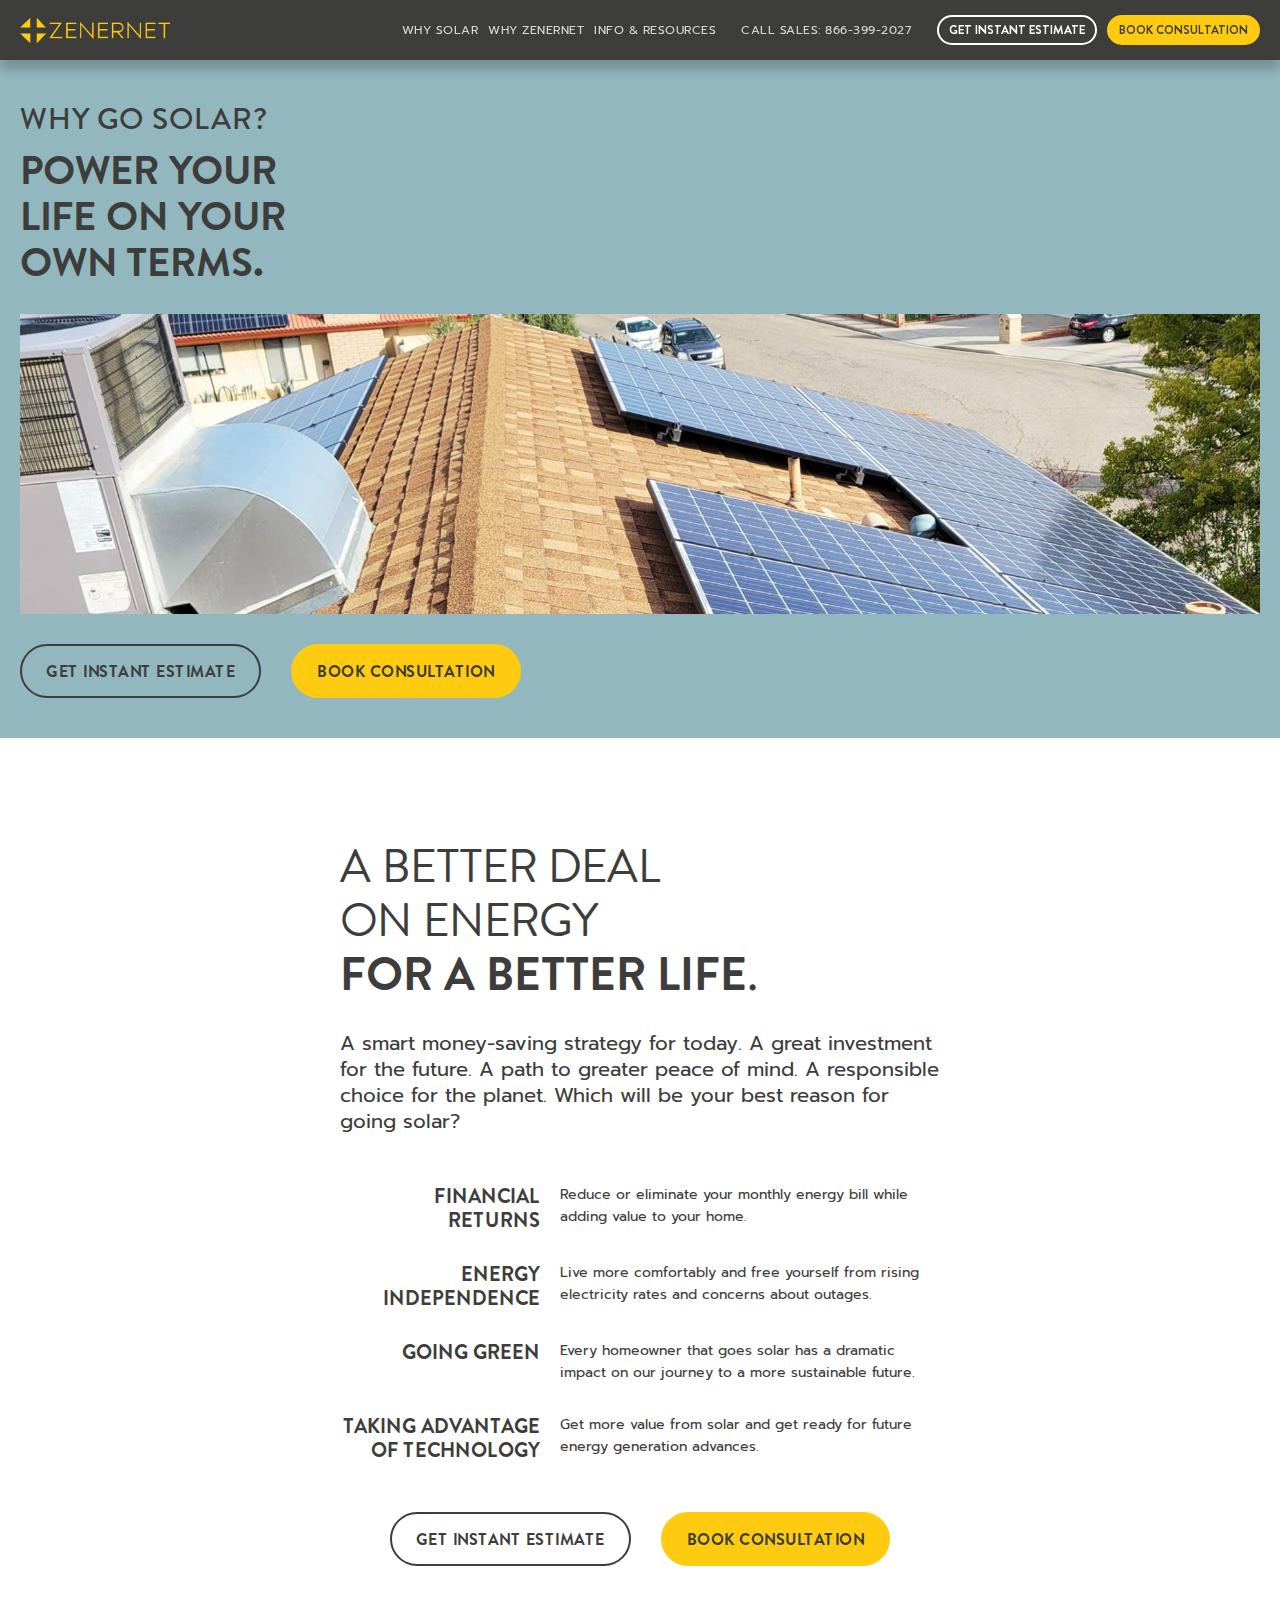
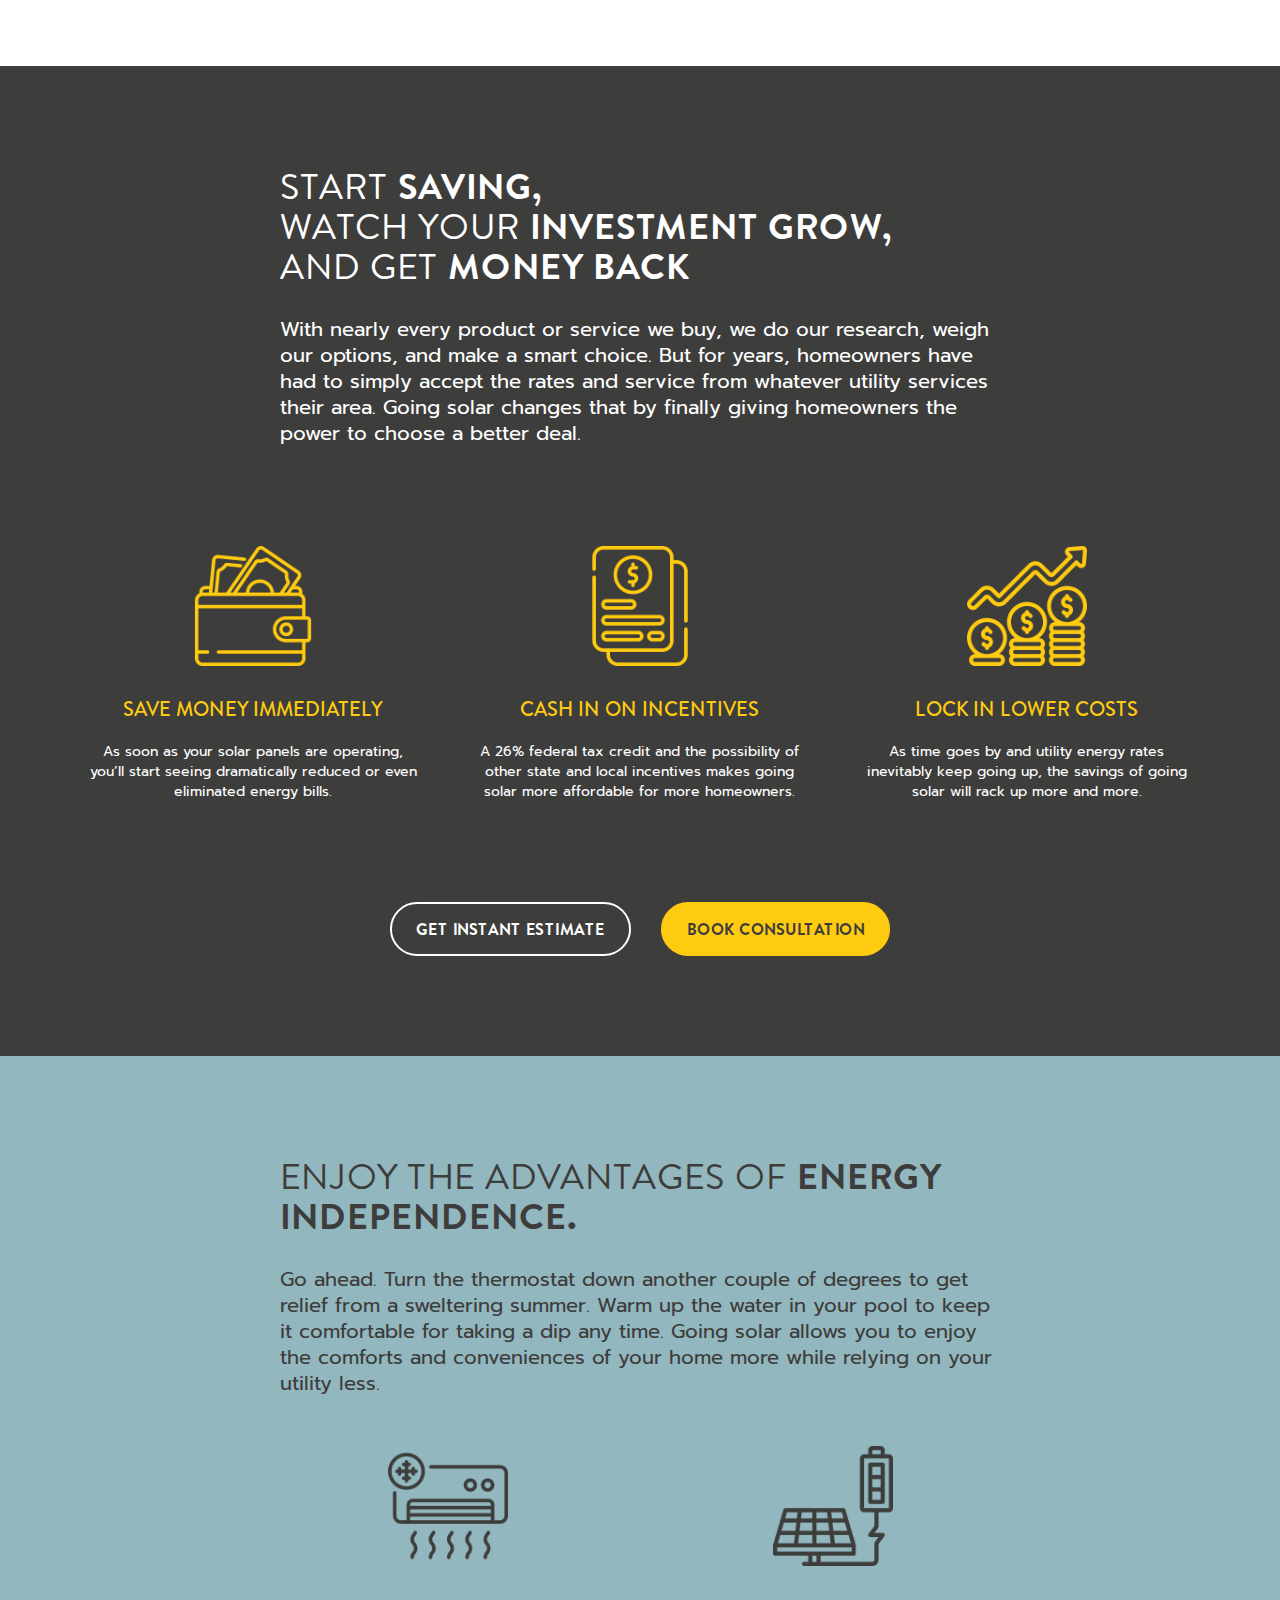
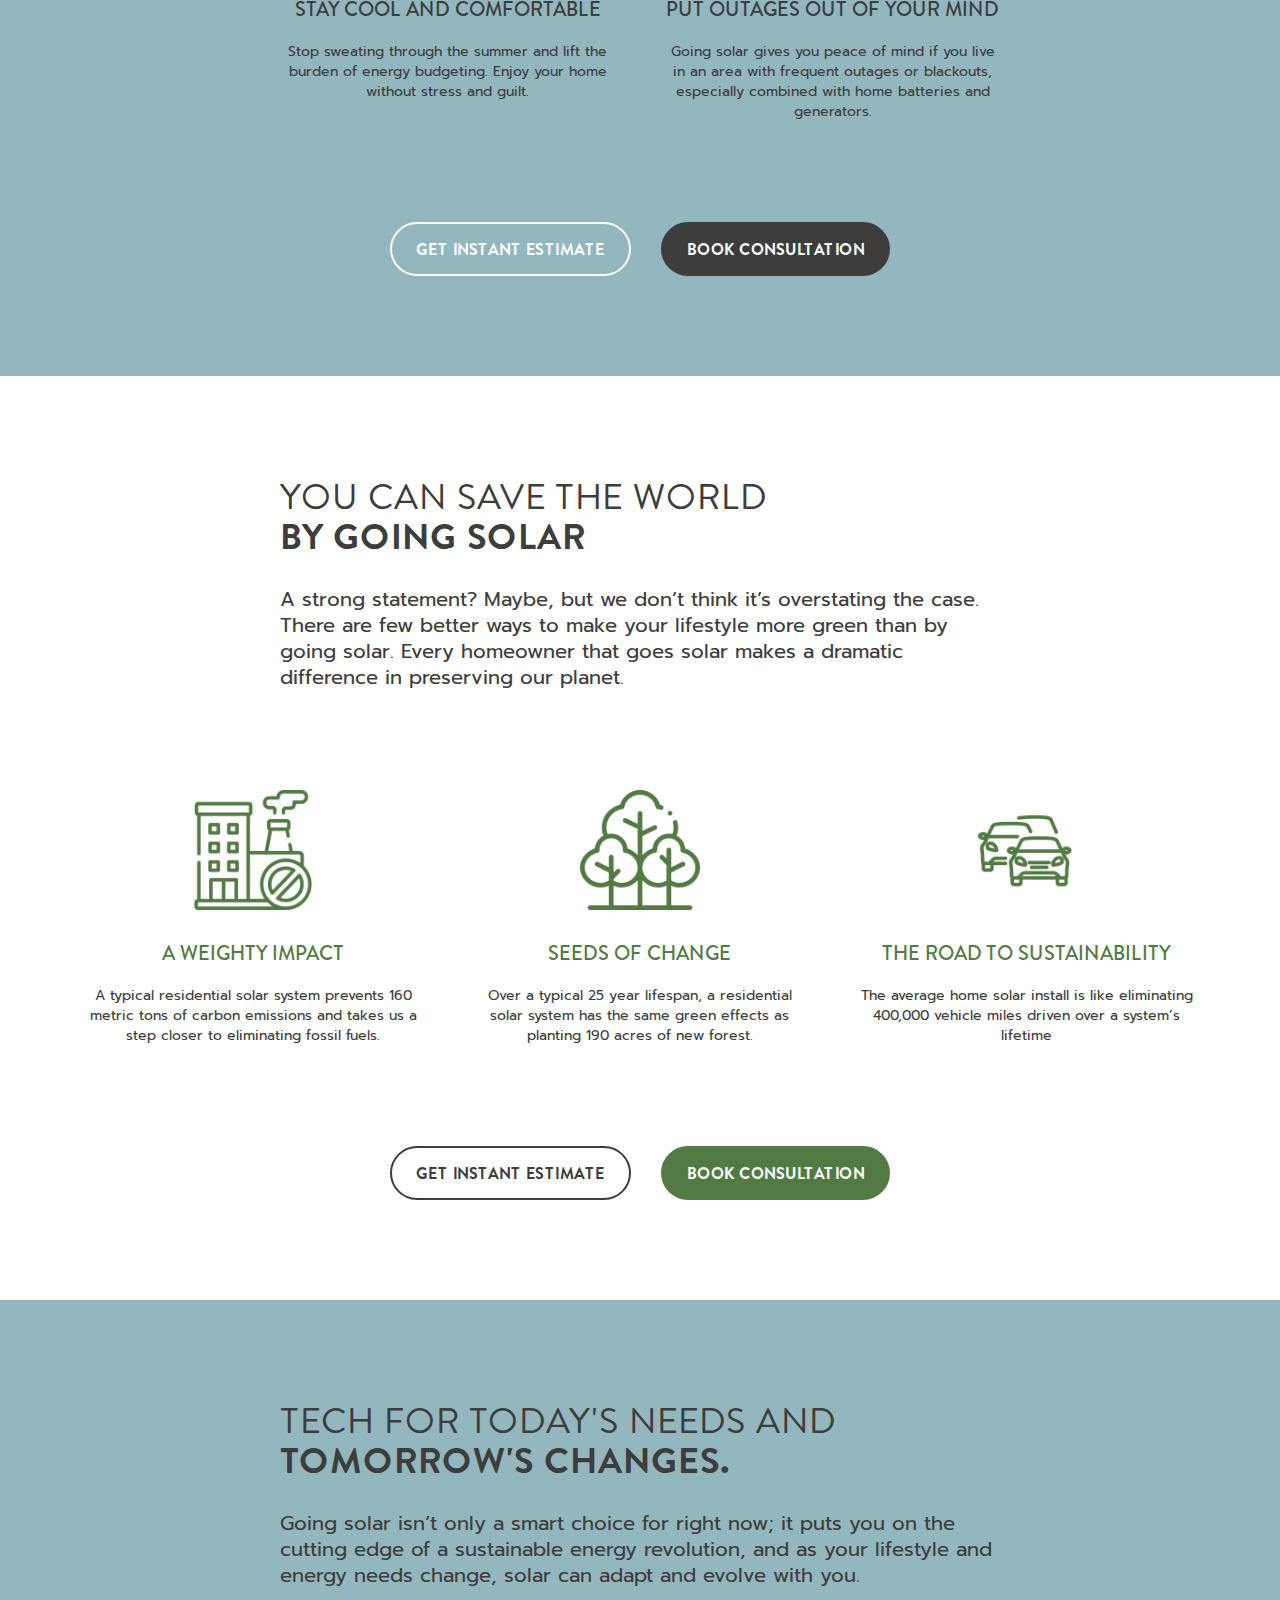
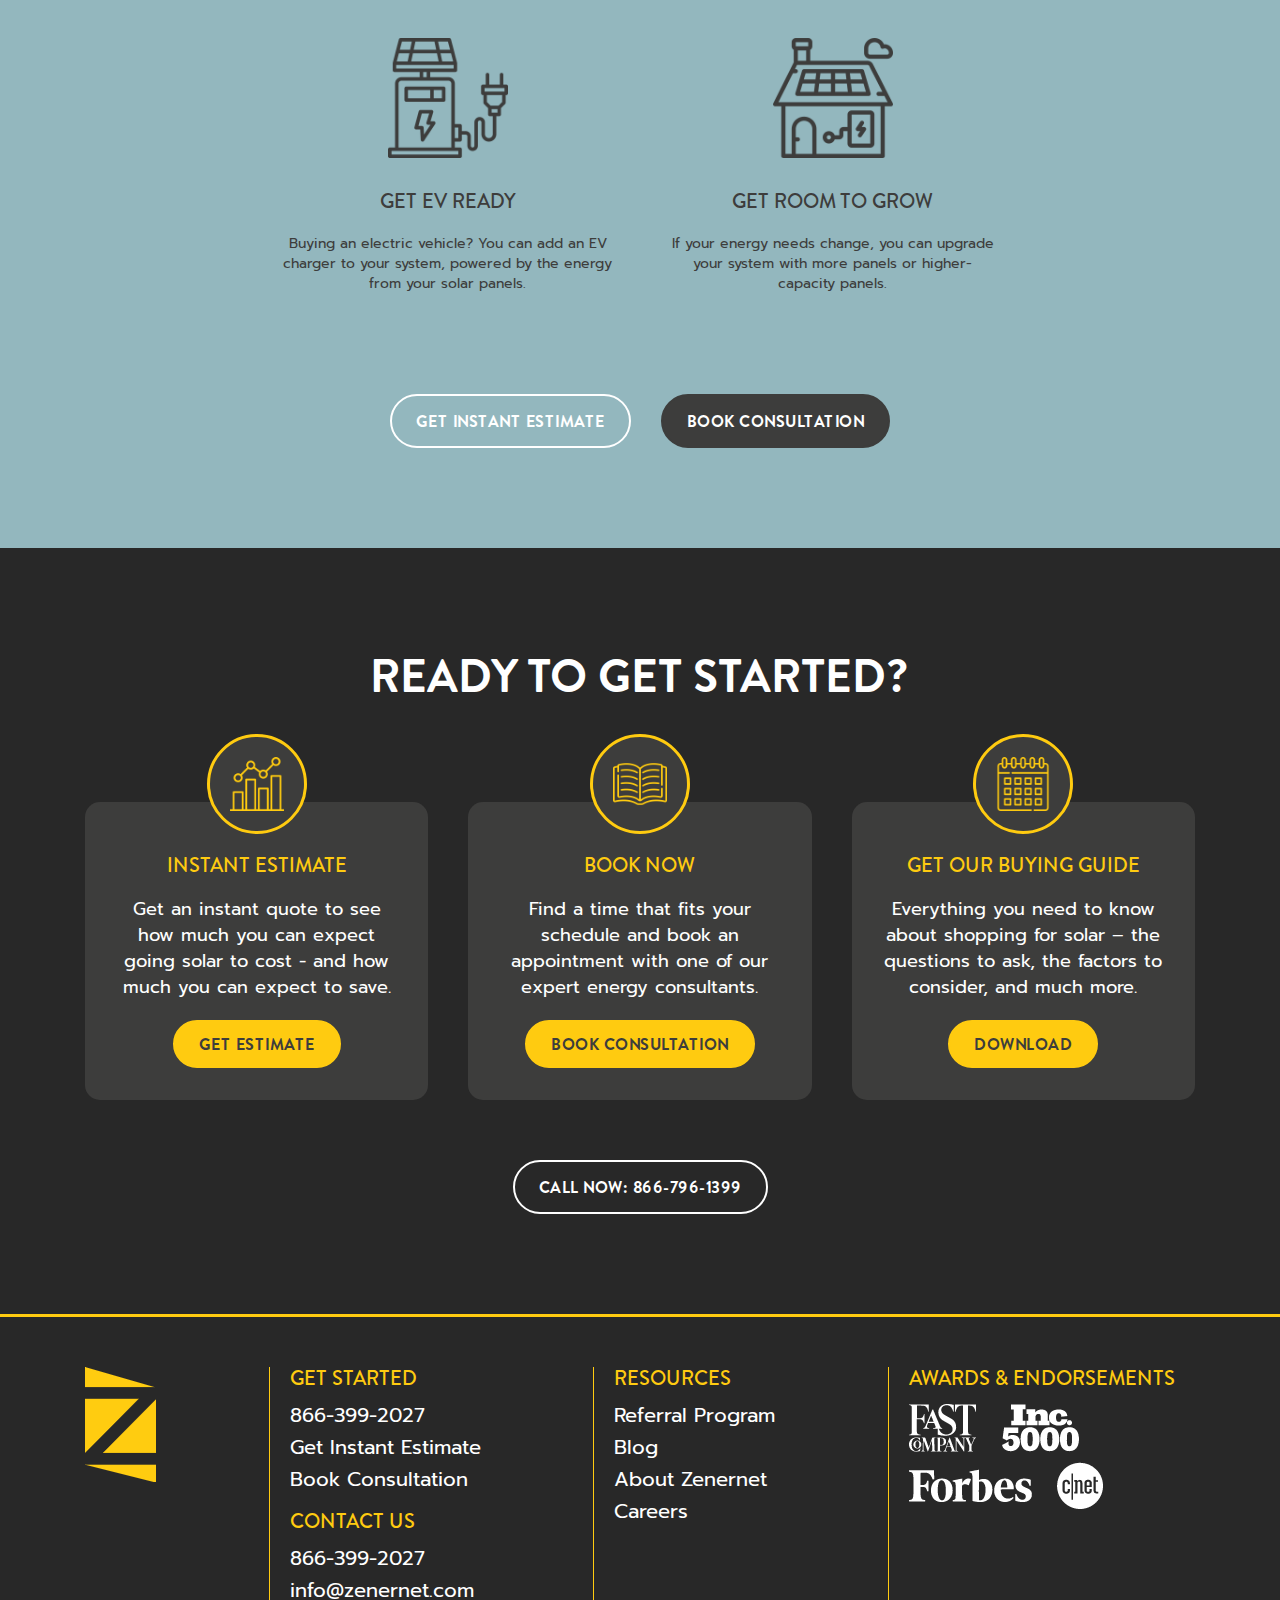
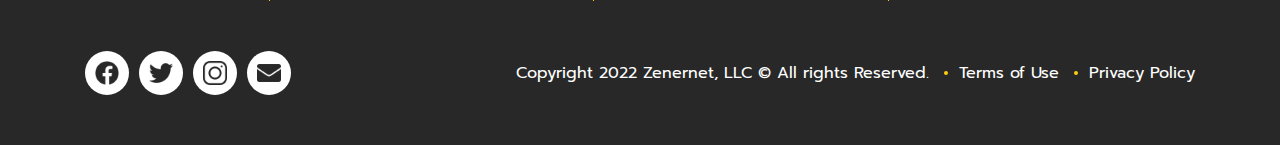
<file: product-item.html>
<!DOCTYPE html>
<html lang="en">
<head>

    <title>Zenernet</title>
    <meta content="width=device-width,maximum-scale=1,initial-scale=1,user-scalable=0" name="viewport">
    <meta http-equiv="Content-Type" content="text/html;charset=UTF-8" />
    <meta name="author" content="" />
    <meta name="description" content="" />
    <meta name="keywords" content="" /> 
    
    <link rel="stylesheet" href="css/global.css" media="all"/>
    <link rel="stylesheet" href="css/header.css" media="all"/>
    <link rel="stylesheet" href="css/page.css" media="all"/>
    <link rel="stylesheet" href="css/footer.css" media="all"/>
    <link rel="stylesheet" href="css/swiper-bundle.min.css" media="all"/>

    <link href="favicon.ico" rel="shortcut icon"/>

</head>

<body>  

    <!-- wrapper Start -->
    <div class="wrapper">
        <!-- header Start -->
        <header class="header">
            <div class="logo">
                <a href="#">
                    <img src="img/bg/logo.png" alt="zenernet">
                </a>
            </div>
            <div class="menu-btn">
                <span></span>
                <span></span>
                <span></span>
            </div>
            <div class="header__col-wrap">
                <div class="header__col">
                    <nav class="main-nav">
                        <ul>
                            <li>
                                <a href="#">Why Solar</a>
                            </li>
                            <li>
                                <a href="#">Why Zenernet</a>
                            </li>
                            <li>
                                <a href="#">Info & Resources</a>
                                <ul class="main-nav__dropdown">
                                    <li>
                                        <a href="#">Products</a>
                                        <ul>
                                            <li class="active">
                                                <a href="#">Solar Panels</a>
                                            </li>
                                            <li>
                                                <a href="#">Batteries & Home Backup</a>
                                            </li>
                                            <li>
                                                <a href="#">EV Chargers</a>
                                            </li>
                                        </ul>
                                    </li>
                                    <li>
                                        <a href="#">Where We Install</a>
                                    </li>
                                    <li>
                                        <a href="#">About Us</a>
                                    </li>
                                    <li>
                                        <a href="#">Contact Us</a>
                                    </li>
                                    <li>
                                        <a href="#">Careers</a>
                                    </li>
                                    <li>
                                        <a href="#">Referrals</a>
                                    </li>
                                </ul>
                            </li>
                        </ul>
                    </nav>
                    <span class="header__phone">
                        <a href="tel:866-399-2027">Call Sales: 866-399-2027</a>
                    </span>
                    <div class="btn-panel btn-panel_small-size">
                        <a href="#" class="btn btn_small-size btn_white-color">Get Instant Estimate</a>
                        <a href="#" class="btn btn_small-size">Book Consultation</a>
                    </div>
                </div>
            </div>
        </header>
        <!-- header end -->
        <!-- page Start -->
        <main class="page">
            <section class="promo promo_light-blue-color promo_changed">
                <div class="promo__description">
                    <span class="promo__sub-title">Why Go Solar?</span>
                    <h1 class="promo__title">Power Your<br> Life on Your<br> Own Terms.</h1>
                    <div class="promo__photo promo_photo_img-2"></div>
                    <div class="btn-panel">
                        <a href="#" class="btn btn_gray-color-transparent">Get Instant Estimate</a>
                        <a href="#" class="btn">Book Consultation</a>
                    </div>
                </div>
            </section>
            <section class="section">
                <div class="container">
                    <div class="col-small">
                        <h2 class="title title_indent-bottom-small">A Better deal<br> on energy<br> <strong>for a better life</strong>.</h2>
                        <p class="small-text">A smart money-saving strategy for today. A great investment for the future. A path to greater peace of mind. A responsible choice for the planet. Which will be your best reason for going solar?</p>
                        <ul class="info-list">
                            <li>
                                <dl>
                                    <dt>Financial Returns</dt>
                                    <dd>Reduce or eliminate your monthly energy bill while adding value to your home. </dd>
                                </dl>
                            </li>
                            <li>
                                <dl>
                                    <dt>Energy Independence</dt>
                                    <dd>Live more comfortably and free yourself from rising electricity rates and concerns about outages. </dd>
                                </dl>
                            </li>
                            <li>
                                <dl>
                                    <dt>Going Green</dt>
                                    <dd>Every homeowner that goes solar has a dramatic impact on our journey to a more sustainable future. </dd>
                                </dl>
                            </li>
                            <li>
                                <dl>
                                    <dt>Taking Advantage of Technology</dt>
                                    <dd>Get more value from solar and get ready for future energy generation advances. </dd>
                                </dl>
                            </li>
                        </ul>
                        <div class="btn-panel btn-panel_position-center">
                            <a href="#" class="btn btn_gray-color-transparent">Get Instant Estimate</a>
                            <a href="#" class="btn">Book Consultation</a>
                        </div>
                    </div>
                </div>
            </section>
            <section class="section section_gray-color">
                <div class="container">
                    <div class="col-middle col-middle_indent-bottom">
                        <h2 class="small-title">
                            Start <strong>saving,</strong><br>
                            watch your <strong>investment grow,</strong><br>
                            and get <strong>money back</strong>
                        </h2>
                        <p class="small-text small-text_indent-bottom-none">With nearly every product or service we buy, we do our research, weigh our options, and make a smart choice. But for years, homeowners have had to simply accept the rates and service from whatever utility services their area. Going solar changes that by finally giving homeowners the power to choose a better deal.</p>
                    </div>
                    <div class="info info_indent-bottom">
                        <div class="info__item">
                            <div class="info__icon">
                                <img src="img/src/info-icon-13.png" alt="icon">
                            </div>
                            <h3 class="info__title info__title_yellow-color">Save Money Immediately</h3>
                            <p>As soon as your solar panels are operating, you’ll start seeing dramatically reduced or even eliminated energy bills.</p>
                        </div>
                        <div class="info__item">
                            <div class="info__icon">
                                <img src="img/src/info-icon-14.png" alt="icon">
                            </div>
                            <h3 class="info__title info__title_yellow-color">Cash in on Incentives</h3>
                            <p>A 26% federal tax credit and the possibility of other state and local incentives makes going solar more affordable for more homeowners.</p>
                        </div>
                        <div class="info__item">
                            <div class="info__icon">
                                <img src="img/src/info-icon-15.png" alt="icon">
                            </div>
                            <h3 class="info__title info__title_yellow-color">Lock in Lower Costs</h3>
                            <p>As time goes by and utility energy rates inevitably keep going up, the savings of going solar will rack up more and more.</p>
                        </div>
                    </div>
                    <div class="btn-panel btn-panel_position-center">
                        <a href="#" class="btn btn_white-color">Get Instant Estimate</a>
                        <a href="#" class="btn">Book Consultation</a>
                    </div>
                </div>
            </section>
            <section class="section section_light-blue-color">
                <div class="container">
                    <div class="col-middle">
                        <h2 class="small-title">Enjoy the advantages of <strong>energy independence.</strong></h2>
                        <p class="small-text">Go ahead. Turn the thermostat down another couple of degrees to get relief from a sweltering summer. Warm up the water in your pool to keep it comfortable for taking a dip any time. Going solar allows you to enjoy the comforts and conveniences of your home more while relying on your utility less.</p>
                        <div class="info info_two-col info_indent-bottom">
                            <div class="info__item">
                                <div class="info__icon">
                                    <img src="img/src/info-icon-16.png" alt="icon">
                                </div>
                                <h3 class="info__title">Stay cool and comfortable</h3>
                                <p>Stop sweating through the summer and lift the burden of energy budgeting. Enjoy your home without stress and guilt.</p>
                            </div>
                            <div class="info__item">
                                <div class="info__icon">
                                    <img src="img/src/info-icon-17.png" alt="icon">
                                </div>
                                <h3 class="info__title">Put outages out of your mind</h3>
                                <p>Going solar gives you peace of mind if you live in an area with frequent outages or blackouts, especially combined with home batteries and generators. </p>
                            </div>
                        </div>
                        <div class="btn-panel btn-panel_position-center">
                            <a href="#" class="btn btn_white-color">Get Instant Estimate</a>
                            <a href="#" class="btn btn_gray-color">Book Consultation</a>
                        </div>
                    </div>
                </div>
            </section>
            <section class="section">
                <div class="container">
                    <div class="col-middle col-middle_indent-bottom">
                        <h2 class="small-title">
                            You can save the world<br> <strong>by going solar</strong>
                        </h2>
                        <p class="small-text small-text_indent-bottom-none">A strong statement? Maybe, but we don’t think it’s overstating the case. There are few better ways to make your lifestyle more green than by going solar. Every homeowner that goes solar makes a dramatic difference in preserving our planet.</p>
                    </div>
                    <div class="info info_indent-bottom">
                        <div class="info__item">
                            <div class="info__icon">
                                <img src="img/src/info-icon-18.png" alt="icon">
                            </div>
                            <h3 class="info__title info__title_green-color">A Weighty Impact</h3>
                            <p>A typical residential solar system prevents 160 metric tons of carbon emissions and takes us a step closer to eliminating fossil fuels.</p>
                        </div>
                        <div class="info__item">
                            <div class="info__icon">
                                <img src="img/src/info-icon-19.png" alt="icon">
                            </div>
                            <h3 class="info__title info__title_green-color">Seeds of Change</h3>
                            <p>Over a typical 25 year lifespan, a residential solar system has the same green effects as planting 190 acres of new forest.</p>
                        </div>
                        <div class="info__item">
                            <div class="info__icon">
                                <img src="img/src/info-icon-20.png" alt="icon">
                            </div>
                            <h3 class="info__title info__title_green-color">The Road to Sustainability</h3>
                            <p>The average home solar install is like eliminating 400,000 vehicle miles driven over a system’s lifetime</p>
                        </div>
                    </div>
                    <div class="btn-panel btn-panel_position-center">
                        <a href="#" class="btn btn_gray-color-transparent">Get Instant Estimate</a>
                        <a href="#" class="btn btn_green-color">Book Consultation</a>
                    </div>
                </div>
            </section>
            <section class="section section_light-blue-color">
                <div class="container">
                    <div class="col-middle">
                        <h2 class="small-title">Tech for today's needs and <strong>tomorrow's changes.</strong></h2>
                        <p class="small-text">Going solar isn’t only a smart choice for right now; it puts you on the cutting edge of a sustainable energy revolution, and as your lifestyle and energy needs change, solar can adapt and evolve with you. </p>
                        <div class="info info_two-col info_indent-bottom">
                            <div class="info__item">
                                <div class="info__icon">
                                    <img src="img/src/info-icon-21.png" alt="icon">
                                </div>
                                <h3 class="info__title">Get EV Ready</h3>
                                <p>Buying an electric vehicle? You can add an EV charger to your system, powered by the energy from your solar panels.</p>
                            </div>
                            <div class="info__item">
                                <div class="info__icon">
                                    <img src="img/src/info-icon-22.png" alt="icon">
                                </div>
                                <h3 class="info__title">Get Room to Grow</h3>
                                <p>If your energy needs change, you can upgrade your system with more panels or higher-capacity panels.</p>
                            </div>
                        </div>
                        <div class="btn-panel btn-panel_position-center">
                            <a href="#" class="btn btn_white-color">Get Instant Estimate</a>
                            <a href="#" class="btn btn_gray-color">Book Consultation</a>
                        </div>
                    </div>
                </div>
            </section>
            <section class="section section_dark-color">
                <div class="container">
                    <h2 class="title title_text-center"><strong>Ready To Get Started?</strong></h2>
                    <div class="get-started get-started_indent-bottom">
                        <div class="get-started__item">
                            <div class="get-started__icon">
                                <img src="img/src/get-started-icon-1.png" alt="icon">
                            </div>
                            <h3 class="get-started__title">Instant Estimate</h3>
                            <p>Get an instant quote to see how much you can expect going solar to cost - and how much you can expect to save.</p>
                            <a href="#" class="btn">Get Estimate</a>
                        </div>
                        <div class="get-started__item">
                            <div class="get-started__icon">
                                <img src="img/src/get-started-icon-2.png" alt="icon">
                            </div>
                            <h3 class="get-started__title">Book Now</h3>
                            <p>Find a time that fits your schedule and book an appointment with one of our expert energy consultants. </p>
                            <a href="#" class="btn">Book Consultation</a>
                        </div>
                        <div class="get-started__item">
                            <div class="get-started__icon">
                                <img src="img/src/get-started-icon-3.png" alt="icon">
                            </div>
                            <h3 class="get-started__title">Get Our Buying Guide</h3>
                            <p>Everything you need to know about shopping for solar – the questions to ask, the factors to consider, and much more. </p>
                            <a href="#" class="btn">Download</a>
                        </div>
                    </div>
                    <div class="btn-panel btn-panel_position-center btn-panel_one-btn">
                        <a href="tel:866-796-1399" class="btn btn_white-color">Call Now: 866-796-1399</a>
                    </div>
                </div>
            </section>
        </main>
        <!-- page end -->
        <!-- footer Sart -->
        <footer class="footer">
            <div class="container">
                <div class="footer__top-col">
                    <div class="footer__item">
                        <div class="footer__logo">
                            <a href="#">
                                <img src="img/src/footer-logo.png" alt="zenernet">
                            </a>
                        </div>
                    </div>
                    <div class="footer__item">
                        <h3 class="footer__title">Get Started</h3>
                        <ul class="footer__list footer__list_indent-bottom">
                            <li>
                                <a href="tel:866-399-2027">866-399-2027</a>
                            </li>
                            <li>
                                <a href="#">Get Instant Estimate</a>
                            </li>
                            <li>
                                <a href="#">Book Consultation</a>
                            </li>
                        </ul>
                        <h3 class="footer__title">Contact Us</h3>
                        <ul class="footer__list">
                            <li>
                                <a href="tel:866-399-2027">866-399-2027</a>
                            </li>
                            <li>
                                <a href="mailto:info@zenernet.com">info@zenernet.com</a>
                            </li>
                        </ul>
                    </div>
                    <div class="footer__item">
                        <h3 class="footer__title">Resources</h3>
                        <nav class="footer__nav">
                            <ul>
                                <li>
                                    <a href="#">Referral Program</a>
                                </li>
                                <li>
                                    <a href="#">Blog</a>
                                </li>
                                <li>
                                    <a href="#">About Zenernet</a>
                                </li>
                                <li>
                                    <a href="#">Careers</a>
                                </li>
                            </ul>
                        </nav>
                    </div>
                    <div class="footer__item">
                        <h3 class="footer__title">Awards & Endorsements</h3>
                        <div class="footer__brands">
                            <img src="img/src/brands-img.png" alt="photo">
                        </div>
                    </div>
                </div>
                <div class="footer__bottom-col">
                    <ul class="social">
                        <li>
                            <a href="#">
                                <img src="img/bg/facebook.png" alt="facebook">
                            </a>
                        </li>
                        <li>
                            <a href="#">
                                <img src="img/bg/twitter.png" alt="twitter">
                            </a>
                        </li>
                        <li>
                            <a href="#">
                                <img src="img/bg/instagram.png" alt="instagram">
                            </a>
                        </li>
                        <li>
                            <a href="mailto:info@zenernet.com?">
                                <img src="img/bg/mail.png" alt="mail">
                            </a>
                        </li>
                    </ul>
                    <div class="footer__right-col">
                        <span class="copy">Copyright 2022 Zenernet, LLC © All rights Reserved.</span>
                        <nav class="footer__info-nav">
                            <ul>
                                <li>
                                    <a href="#">Terms of Use</a>
                                </li>
                                <li>
                                    <a href="#">Privacy Policy</a>
                                </li>
                            </ul>
                        </nav>
                    </div>
                </div>
            </div>
        </footer>
        <!-- footer end -->
    </div>   
    <!-- wrapper end -->

    <!-- Plugin scripts -->
    <script type="text/javascript" src="js/swiper-bundle.min.js"></script>

    <!-- Scripts -->
    <script type="text/javascript" src="js/scripts.js"></script>

</body>

</html>
</file>
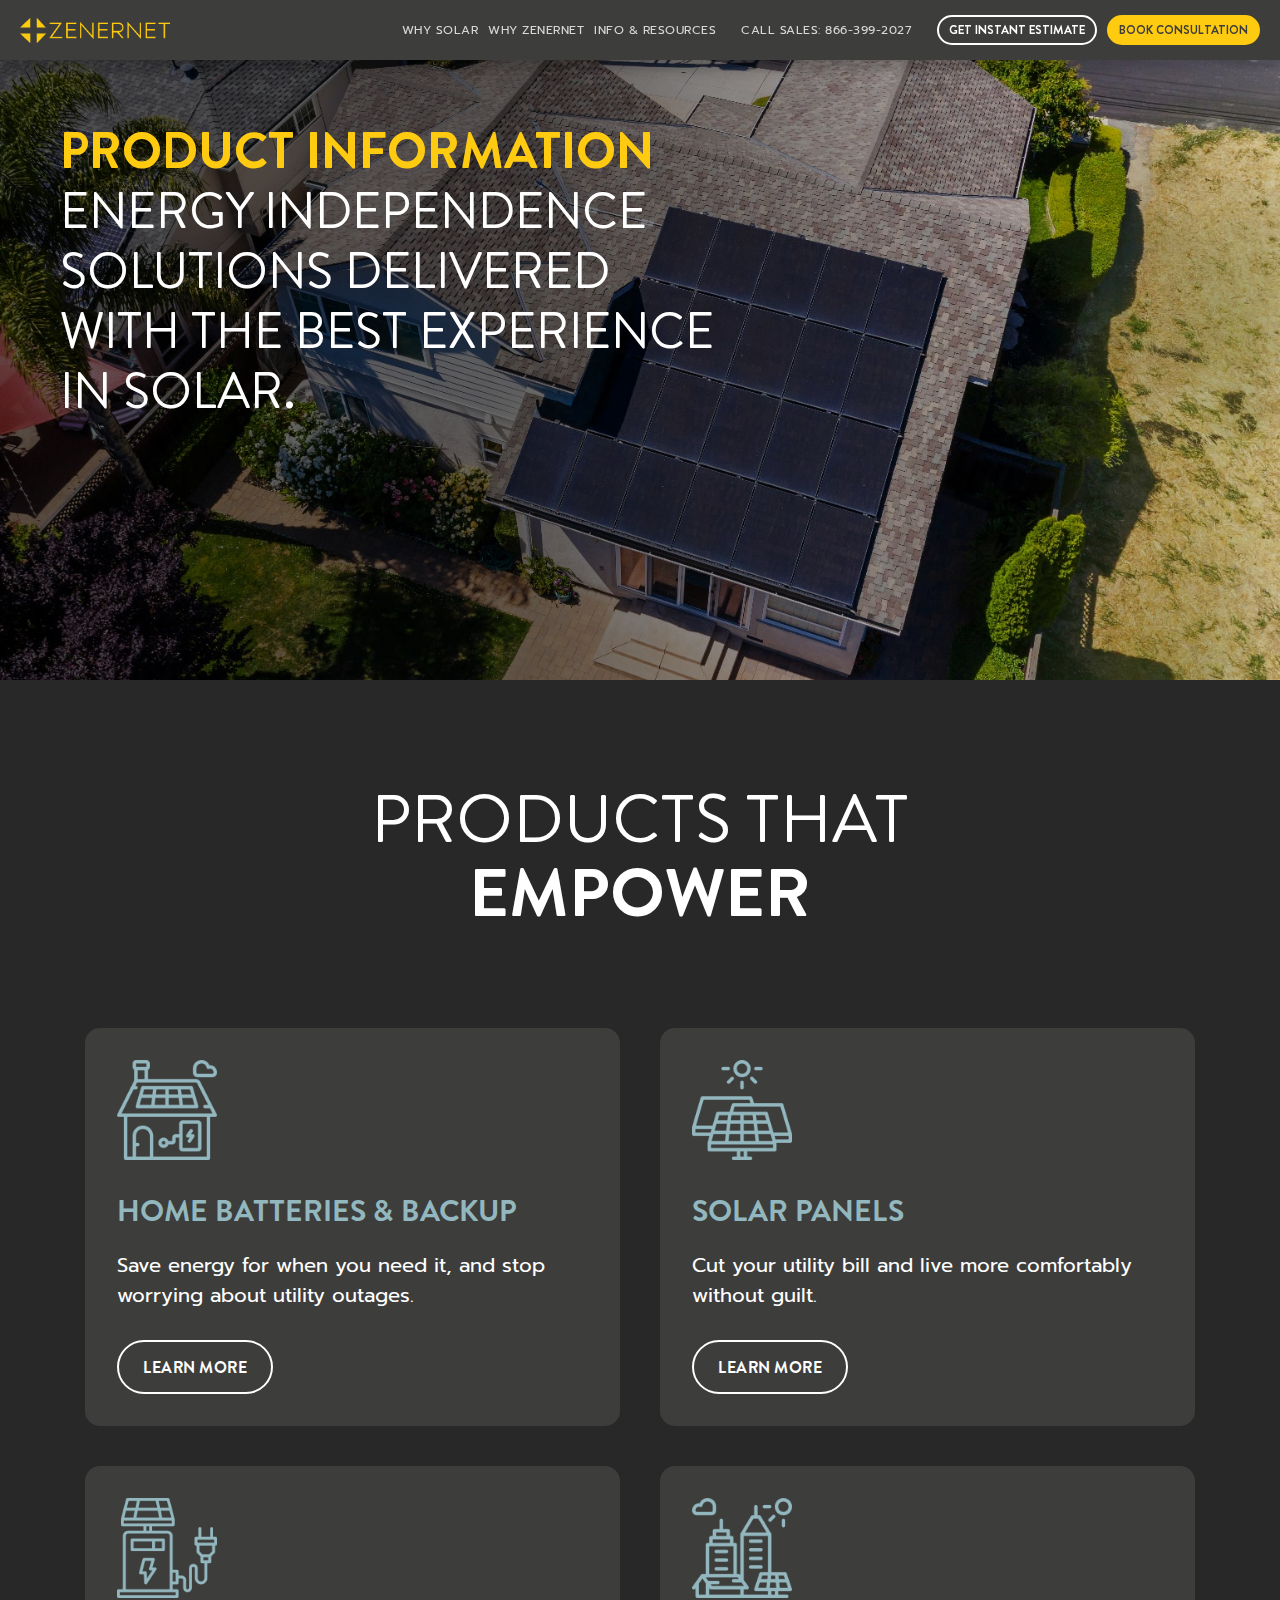
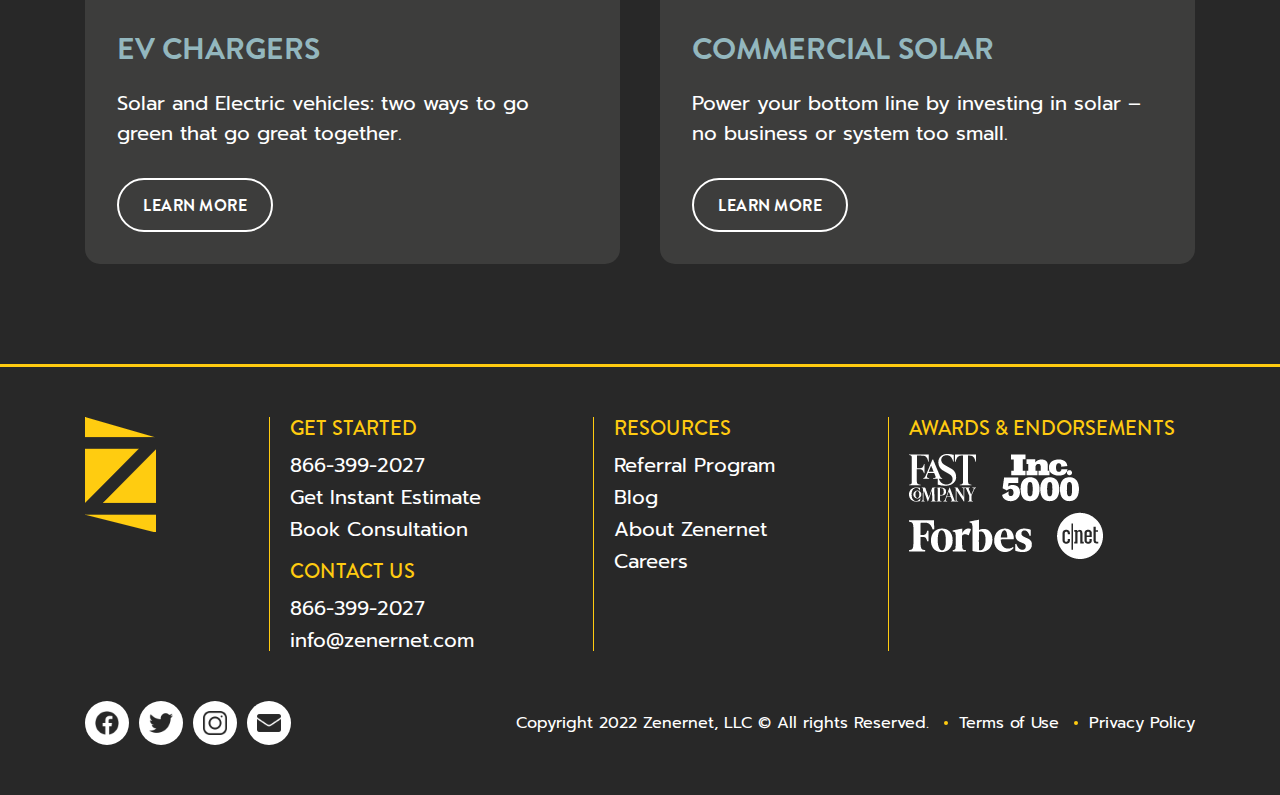
<file: products.html>
<!DOCTYPE html>
<html lang="en">
<head>

    <title>Zenernet</title>
    <meta content="width=device-width,maximum-scale=1,initial-scale=1,user-scalable=0" name="viewport">
    <meta http-equiv="Content-Type" content="text/html;charset=UTF-8" />
    <meta name="author" content="" />
    <meta name="description" content="" />
    <meta name="keywords" content="" /> 
    
    <link rel="stylesheet" href="css/global.css" media="all"/>
    <link rel="stylesheet" href="css/header.css" media="all"/>
    <link rel="stylesheet" href="css/page.css" media="all"/>
    <link rel="stylesheet" href="css/footer.css" media="all"/>
    <link rel="stylesheet" href="css/swiper-bundle.min.css" media="all"/>

    <link href="favicon.ico" rel="shortcut icon"/>

</head>

<body>  

    <!-- wrapper Start -->
    <div class="wrapper">
        <!-- header Start -->
        <header class="header">
            <div class="logo">
                <a href="#">
                    <img src="img/bg/logo.png" alt="zenernet">
                </a>
            </div>
            <div class="menu-btn">
                <span></span>
                <span></span>
                <span></span>
            </div>
            <div class="header__col-wrap">
                <div class="header__col">
                    <nav class="main-nav">
                        <ul>
                            <li>
                                <a href="#">Why Solar</a>
                            </li>
                            <li>
                                <a href="#">Why Zenernet</a>
                            </li>
                            <li>
                                <a href="#">Info & Resources</a>
                                <ul class="main-nav__dropdown">
                                    <li class="active">
                                        <a href="#">Products</a>
                                        <ul>
                                            <li>
                                                <a href="#">Solar Panels</a>
                                            </li>
                                            <li>
                                                <a href="#">Batteries & Home Backup</a>
                                            </li>
                                            <li>
                                                <a href="#">EV Chargers</a>
                                            </li>
                                        </ul>
                                    </li>
                                    <li>
                                        <a href="#">Where We Install</a>
                                    </li>
                                    <li>
                                        <a href="#">About Us</a>
                                    </li>
                                    <li>
                                        <a href="#">Contact Us</a>
                                    </li>
                                    <li>
                                        <a href="#">Careers</a>
                                    </li>
                                    <li>
                                        <a href="#">Referrals</a>
                                    </li>
                                </ul>
                            </li>
                        </ul>
                    </nav>
                    <span class="header__phone">
                        <a href="tel:866-399-2027">Call Sales: 866-399-2027</a>
                    </span>
                    <div class="btn-panel btn-panel_small-size">
                        <a href="#" class="btn btn_small-size btn_white-color">Get Instant Estimate</a>
                        <a href="#" class="btn btn_small-size">Book Consultation</a>
                    </div>
                </div>
            </div>
        </header>
        <!-- header end -->
        <!-- page Start -->
        <main class="page">
            <section class="promo-info promo-info__img-1">
                <div class="promo-info__in">
                    <h1 class="promo-info__title">
                        <strong>Product Information</strong><br>
                        Energy independence<br>
                        solutions delivered<br>
                        with the best experience<br>
                        in solar.
                    </h1>
                </div>
            </section>
            <section class="section section_dark-color">
                <div class="container">
                    <h2 class="big-title big-title_text-center">Products That<br> <strong>Empower</strong></h2>
                    <div class="products">
                        <div class="products__item">
                            <div class="products__icon">
                                <a href="#">
                                    <img src="img/src/icon-1.png" alt="icon">
                                </a>
                            </div>
                            <h3 class="products__title">
                                <a href="#">Home Batteries & Backup</a>
                            </h3>
                            <p>Save energy for when you need it, and stop worrying about utility outages.</p>
                            <a href="#" class="btn btn_white-color">Learn More</a>
                        </div>
                        <div class="products__item">
                            <div class="products__icon">
                                <a href="#">
                                    <img src="img/src/icon-2.png" alt="icon">
                                </a>
                            </div>
                            <h3 class="products__title">
                                <a href="#">Solar Panels</a>
                            </h3>
                            <p>Cut your utility bill and live more comfortably without guilt.</p>
                            <a href="#" class="btn btn_white-color">Learn More</a>
                        </div>
                        <div class="products__item">
                            <div class="products__icon">
                                <a href="#">
                                    <img src="img/src/icon-3.png" alt="icon">
                                </a>
                            </div>
                            <h3 class="products__title">
                                <a href="#">EV Chargers</a>
                            </h3>
                            <p>Solar and Electric vehicles: two ways to go green that go great together.</p>
                            <a href="#" class="btn btn_white-color">Learn More</a>
                        </div>
                        <div class="products__item">
                            <div class="products__icon">
                                <a href="#">
                                    <img src="img/src/icon-4.png" alt="icon">
                                </a>
                            </div>
                            <h3 class="products__title">
                                <a href="#">Commercial Solar</a>
                            </h3>
                            <p>Power your bottom line by investing in solar – no business or system too small.</p>
                            <a href="#" class="btn btn_white-color">Learn More</a>
                        </div>
                    </div>
                </div>
            </section>
        </main>
        <!-- page end -->
        <!-- footer Sart -->
        <footer class="footer">
            <div class="container">
                <div class="footer__top-col">
                    <div class="footer__item">
                        <div class="footer__logo">
                            <a href="#">
                                <img src="img/src/footer-logo.png" alt="zenernet">
                            </a>
                        </div>
                    </div>
                    <div class="footer__item">
                        <h3 class="footer__title">Get Started</h3>
                        <ul class="footer__list footer__list_indent-bottom">
                            <li>
                                <a href="tel:866-399-2027">866-399-2027</a>
                            </li>
                            <li>
                                <a href="#">Get Instant Estimate</a>
                            </li>
                            <li>
                                <a href="#">Book Consultation</a>
                            </li>
                        </ul>
                        <h3 class="footer__title">Contact Us</h3>
                        <ul class="footer__list">
                            <li>
                                <a href="tel:866-399-2027">866-399-2027</a>
                            </li>
                            <li>
                                <a href="mailto:info@zenernet.com">info@zenernet.com</a>
                            </li>
                        </ul>
                    </div>
                    <div class="footer__item">
                        <h3 class="footer__title">Resources</h3>
                        <nav class="footer__nav">
                            <ul>
                                <li>
                                    <a href="#">Referral Program</a>
                                </li>
                                <li>
                                    <a href="#">Blog</a>
                                </li>
                                <li>
                                    <a href="#">About Zenernet</a>
                                </li>
                                <li>
                                    <a href="#">Careers</a>
                                </li>
                            </ul>
                        </nav>
                    </div>
                    <div class="footer__item">
                        <h3 class="footer__title">Awards & Endorsements</h3>
                        <div class="footer__brands">
                            <img src="img/src/brands-img.png" alt="photo">
                        </div>
                    </div>
                </div>
                <div class="footer__bottom-col">
                    <ul class="social">
                        <li>
                            <a href="#">
                                <img src="img/bg/facebook.png" alt="facebook">
                            </a>
                        </li>
                        <li>
                            <a href="#">
                                <img src="img/bg/twitter.png" alt="twitter">
                            </a>
                        </li>
                        <li>
                            <a href="#">
                                <img src="img/bg/instagram.png" alt="instagram">
                            </a>
                        </li>
                        <li>
                            <a href="mailto:info@zenernet.com?">
                                <img src="img/bg/mail.png" alt="mail">
                            </a>
                        </li>
                    </ul>
                    <div class="footer__right-col">
                        <span class="copy">Copyright 2022 Zenernet, LLC © All rights Reserved.</span>
                        <nav class="footer__info-nav">
                            <ul>
                                <li>
                                    <a href="#">Terms of Use</a>
                                </li>
                                <li>
                                    <a href="#">Privacy Policy</a>
                                </li>
                            </ul>
                        </nav>
                    </div>
                </div>
            </div>
        </footer>
        <!-- footer end -->
    </div>   
    <!-- wrapper end -->

    <!-- Plugin scripts -->
    <script type="text/javascript" src="js/swiper-bundle.min.js"></script>

    <!-- Scripts -->
    <script type="text/javascript" src="js/scripts.js"></script>

</body>

</html>
</file>
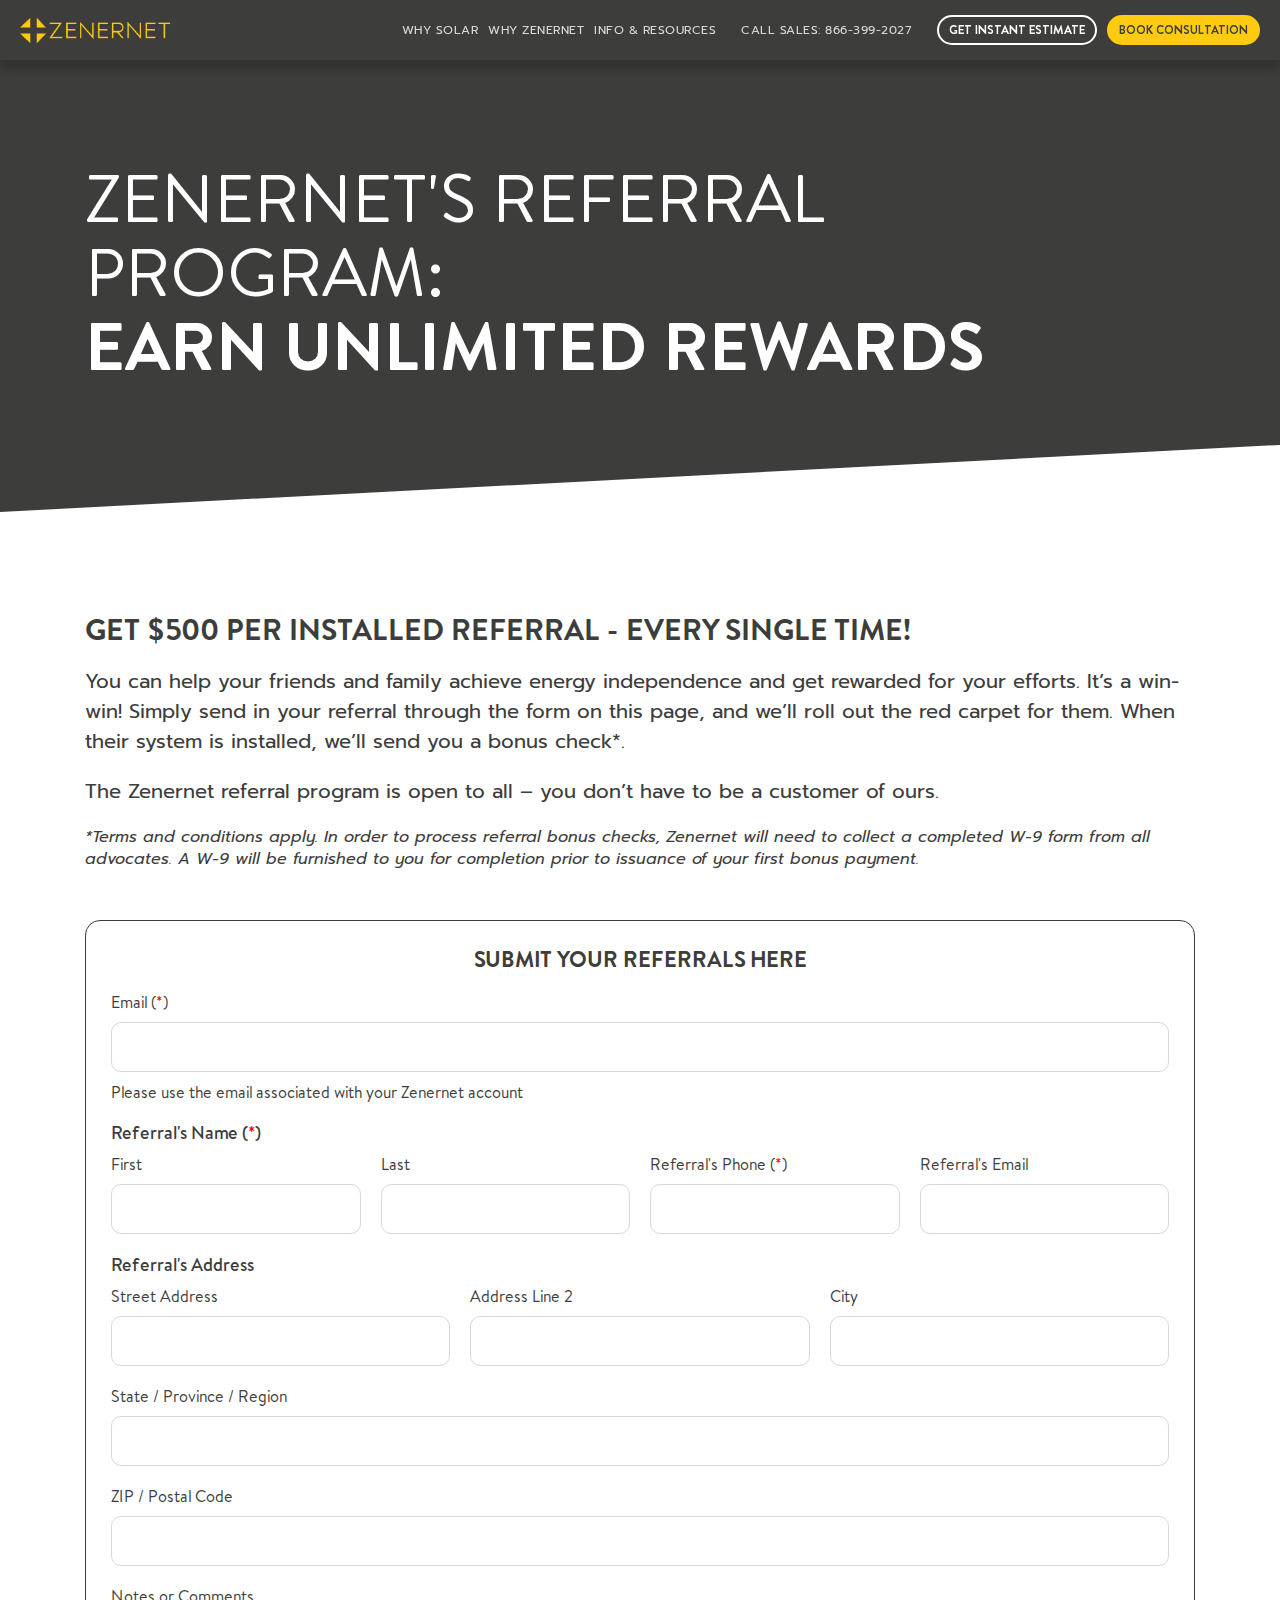
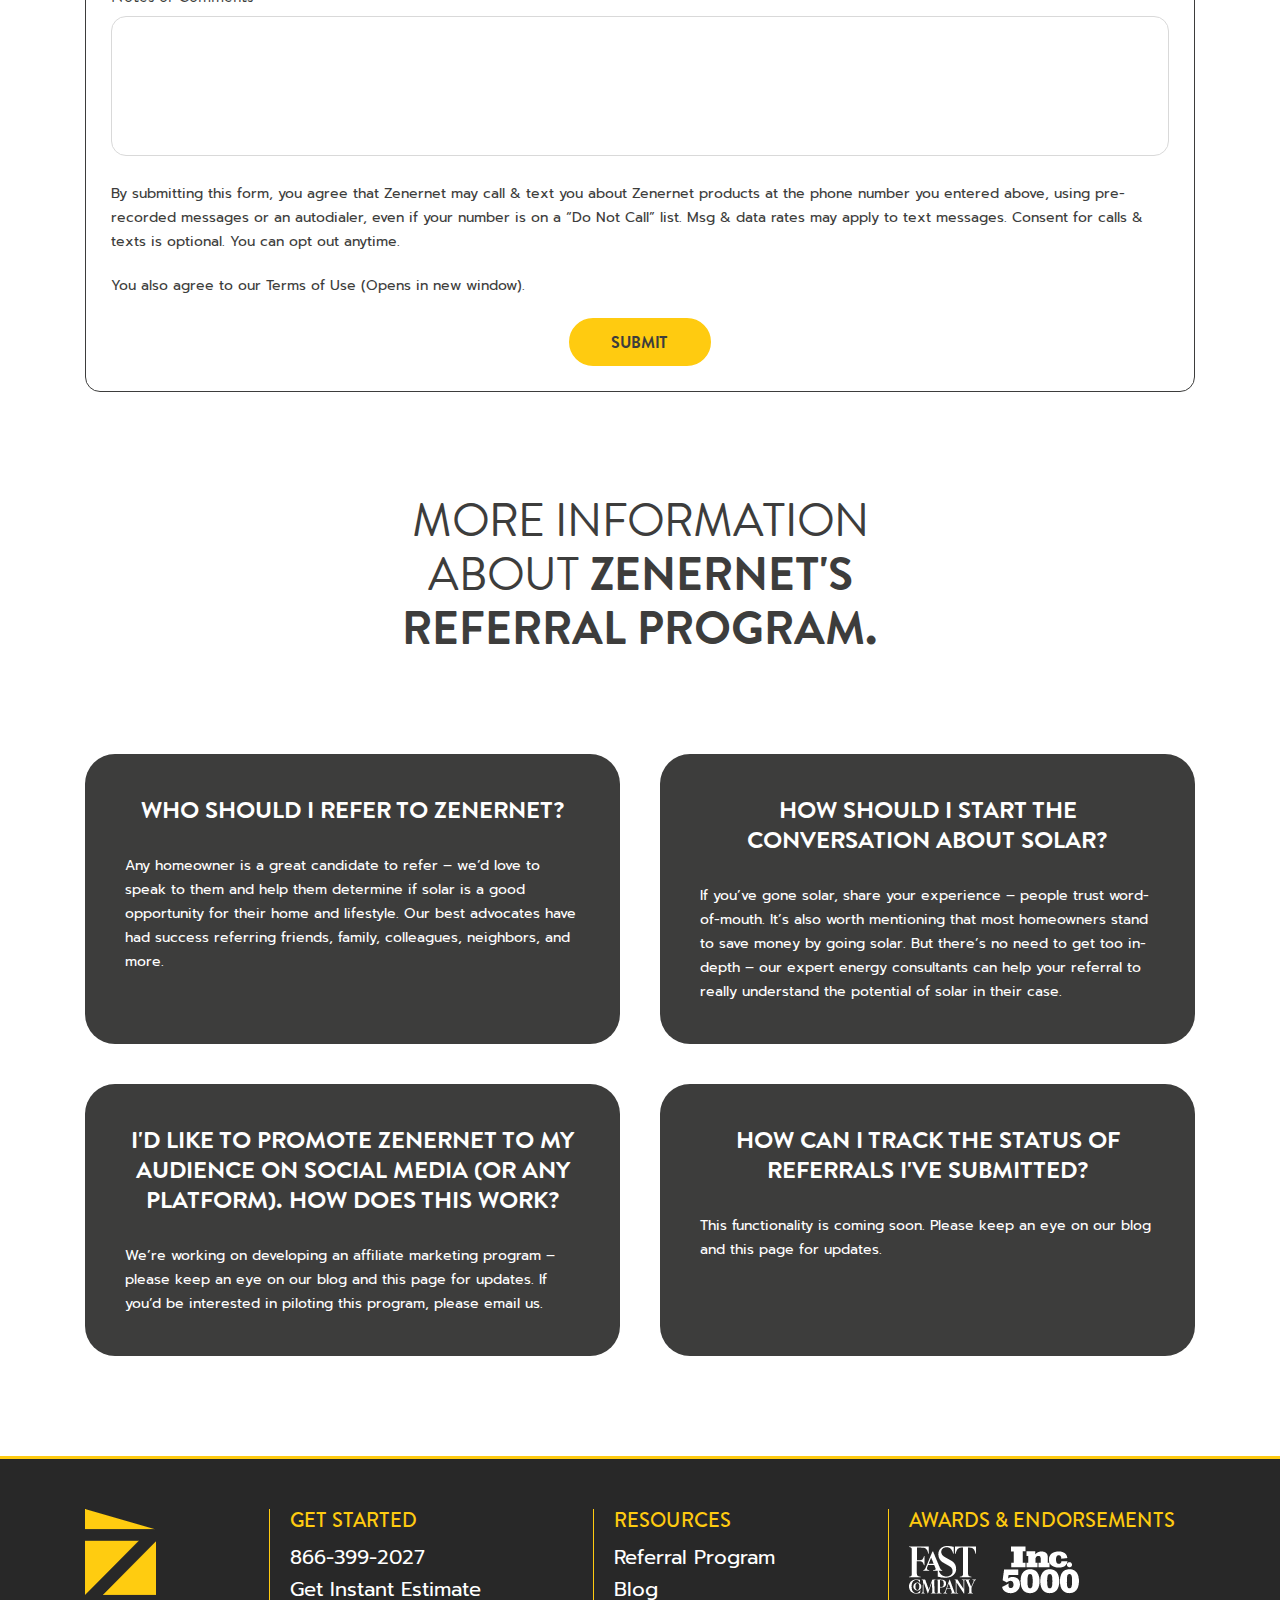
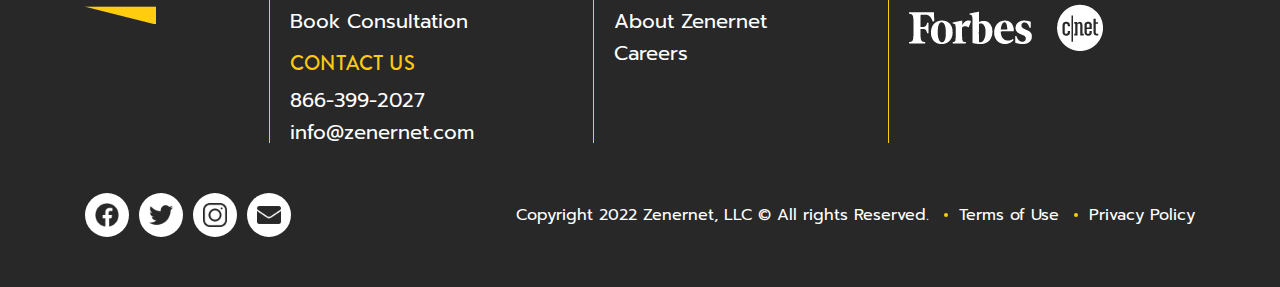
<file: referrals.html>
<!DOCTYPE html>
<html lang="en">
<head>

    <title>Zenernet</title>
    <meta content="width=device-width,maximum-scale=1,initial-scale=1,user-scalable=0" name="viewport">
    <meta http-equiv="Content-Type" content="text/html;charset=UTF-8" />
    <meta name="author" content="" />
    <meta name="description" content="" />
    <meta name="keywords" content="" /> 
    
    <link rel="stylesheet" href="css/global.css" media="all"/>
    <link rel="stylesheet" href="css/header.css" media="all"/>
    <link rel="stylesheet" href="css/page.css" media="all"/>
    <link rel="stylesheet" href="css/footer.css" media="all"/>
    <link rel="stylesheet" href="css/swiper-bundle.min.css" media="all"/>

    <link href="favicon.ico" rel="shortcut icon"/>

</head>

<body>  

    <!-- wrapper Start -->
    <div class="wrapper">
        <!-- header Start -->
        <header class="header">
            <div class="logo">
                <a href="#">
                    <img src="img/bg/logo.png" alt="zenernet">
                </a>
            </div>
            <div class="menu-btn">
                <span></span>
                <span></span>
                <span></span>
            </div>
            <div class="header__col-wrap">
                <div class="header__col">
                    <nav class="main-nav">
                        <ul>
                            <li>
                                <a href="#">Why Solar</a>
                            </li>
                            <li>
                                <a href="#">Why Zenernet</a>
                            </li>
                            <li>
                                <a href="#">Info & Resources</a>
                                <ul class="main-nav__dropdown">
                                    <li>
                                        <a href="#">Products</a>
                                        <ul>
                                            <li>
                                                <a href="#">Solar Panels</a>
                                            </li>
                                            <li>
                                                <a href="#">Batteries & Home Backup</a>
                                            </li>
                                            <li>
                                                <a href="#">EV Chargers</a>
                                            </li>
                                        </ul>
                                    </li>
                                    <li>
                                        <a href="#">Where We Install</a>
                                    </li>
                                    <li>
                                        <a href="#">About Us</a>
                                    </li>
                                    <li>
                                        <a href="#">Contact Us</a>
                                    </li>
                                    <li>
                                        <a href="#">Careers</a>
                                    </li>
                                    <li class="active">
                                        <a href="#">Referrals</a>
                                    </li>
                                </ul>
                            </li>
                        </ul>
                    </nav>
                    <span class="header__phone">
                        <a href="tel:866-399-2027">Call Sales: 866-399-2027</a>
                    </span>
                    <div class="btn-panel btn-panel_small-size">
                        <a href="#" class="btn btn_small-size btn_white-color">Get Instant Estimate</a>
                        <a href="#" class="btn btn_small-size">Book Consultation</a>
                    </div>
                </div>
            </div>
        </header>
        <!-- header end -->
        <!-- page Start -->
        <main class="page">
            <section class="section section_gray-color">
                <div class="container">
                    <h1 class="big-title big-title_indent-bottom-small">Zenernet's Referral Program:<br> <strong>Earn Unlimited Rewards</strong></h1>
                </div>
            </section>
            <section class="section section_top-right-decoration">
                <div class="container">
                    <div class="referral-col">
                        <div class="referral-col__description">
                            <h2 class="referral-col__title">Get $500 Per Installed Referral - Every Single Time!</h2>
                            <p>You can help your friends and family achieve energy independence and get rewarded for your efforts. It’s a win-win! Simply send in your referral through the form on this page, and we’ll roll out the red carpet for them. When their system is installed, we’ll send you a bonus check*.</p>
                            <p>The Zenernet referral program is open to all – you don’t have to be a customer of ours.</p>
                            <em>*Terms and conditions apply. In order to process referral bonus checks, Zenernet will need to collect a completed W-9 form from all advocates. A W-9 will be furnished to you for completion prior to issuance of your first bonus payment.</em>
                        </div>
                        <div class="form">
                            <h3 class="form__title">Submit Your Referrals Here</h3>
                            <form>
                                <fieldset>
                                    <label for="ref-email">Email (<span>*</span>)</label>
                                    <input id="ref-email" type="email" name="ref-email">
                                    <span class="form__text">Please use the email associated with your Zenernet account</span>
                                </fieldset>
                                <fieldset>
                                    <h4 class="form__small-title">Referral's Name (<span>*</span>)</h4>
                                    <ul class="form__list">
                                        <li>
                                            <label for="first">First</label>
                                            <input id="first" type="text" name="first">
                                        </li>
                                        <li>
                                            <label for="last">Last</label>
                                            <input id="last" type="text" name="last">
                                        </li>
                                        <li>
                                            <label for="phone">Referral's Phone (<span>*</span>)</label>
                                            <input id="phone" type="tel" name="phone">
                                        </li>
                                        <li>
                                            <label for="ref-email">Referral's Email</label>
                                            <input id="ref-email" type="email" name="ref-email">
                                        </li>
                                    </ul>
                                </fieldset>
                                <fieldset>
                                    <h4 class="form__small-title">Referral's Address</h4>
                                    <ul class="form__list form__list_three-col">
                                        <li>
                                            <label for="address">Street Address</label>
                                            <input id="address" type="text" name="address">
                                        </li>
                                        <li>
                                            <label for="address-line">Address Line 2</label>
                                            <input id="address-line" type="text" name="address-line">
                                        </li>
                                        <li>
                                            <label for="city">City</label>
                                            <input id="city" type="text" name="city">
                                        </li>
                                    </ul>
                                </fieldset>
                                <fieldset>
                                    <label for="region">State / Province / Region</label>
                                    <input id="region" type="text" name="region">
                                </fieldset>
                                <fieldset>
                                    <label for="code">ZIP / Postal Code</label>
                                    <input id="code" type="text" name="code">
                                </fieldset>
                                <fieldset>
                                    <label for="comments">Notes or Comments</label>
                                    <textarea id="comments"></textarea>
                                </fieldset>
                                <fieldset>
                                    <p>By submitting this form, you agree that Zenernet may call & text you about Zenernet products at the phone number you entered above, using pre-recorded messages or an autodialer, even if your number is on a “Do Not Call” list. Msg & data rates may apply to text messages. Consent for calls & texts is optional. You can opt out anytime.</p>
                                    <p>You also agree to our Terms of Use (Opens in new window).</p>
                                </fieldset>
                                <fieldset class="form_position-center">
                                    <button class="btn btn_middle-size">Submit</button>
                                </fieldset>
                            </form>
                        </div>
                    </div>
                    <h2 class="title title_text-center">More Information<br> About <strong>Zenernet's<br> Referral Program.</strong></h2>
                    <div class="referral">
                        <div class="referral__item">
                            <h3 class="referral__title">Who should I refer to Zenernet?</h3>
                            <p>Any homeowner is a great candidate to refer – we’d love to speak to them and help them determine if solar is a good opportunity for their home and lifestyle. Our best advocates have had success referring friends, family, colleagues, neighbors, and more.</p>
                        </div>
                        <div class="referral__item">
                            <h3 class="referral__title">How should I start the conversation about solar?</h3>
                            <p>If you’ve gone solar, share your experience – people trust word-of-mouth. It’s also worth mentioning that most homeowners stand to save money by going solar. But there’s no need to get too in-depth – our expert energy consultants can help your referral to really understand the potential of solar in their case. </p>
                        </div>
                        <div class="referral__item">
                            <h3 class="referral__title">I'd like to promote Zenernet to my audience on social media (or any platform). How does this work?</h3>
                            <p>We’re working on developing an affiliate marketing program – please keep an eye on our blog and this page for updates. If you’d be interested in piloting this program, please email us.</p>
                        </div>
                        <div class="referral__item">
                            <h3 class="referral__title">How can I track the status of referrals I've submitted?</h3>
                            <p>This functionality is coming soon. Please keep an eye on our blog and this page for updates.</p>
                        </div>
                    </div>
                </div>
            </section>
        </main>
        <!-- page end -->
        <!-- footer Sart -->
        <footer class="footer">
            <div class="container">
                <div class="footer__top-col">
                    <div class="footer__item">
                        <div class="footer__logo">
                            <a href="#">
                                <img src="img/src/footer-logo.png" alt="zenernet">
                            </a>
                        </div>
                    </div>
                    <div class="footer__item">
                        <h3 class="footer__title">Get Started</h3>
                        <ul class="footer__list footer__list_indent-bottom">
                            <li>
                                <a href="tel:866-399-2027">866-399-2027</a>
                            </li>
                            <li>
                                <a href="#">Get Instant Estimate</a>
                            </li>
                            <li>
                                <a href="#">Book Consultation</a>
                            </li>
                        </ul>
                        <h3 class="footer__title">Contact Us</h3>
                        <ul class="footer__list">
                            <li>
                                <a href="tel:866-399-2027">866-399-2027</a>
                            </li>
                            <li>
                                <a href="mailto:info@zenernet.com">info@zenernet.com</a>
                            </li>
                        </ul>
                    </div>
                    <div class="footer__item">
                        <h3 class="footer__title">Resources</h3>
                        <nav class="footer__nav">
                            <ul>
                                <li>
                                    <a href="#">Referral Program</a>
                                </li>
                                <li>
                                    <a href="#">Blog</a>
                                </li>
                                <li>
                                    <a href="#">About Zenernet</a>
                                </li>
                                <li>
                                    <a href="#">Careers</a>
                                </li>
                            </ul>
                        </nav>
                    </div>
                    <div class="footer__item">
                        <h3 class="footer__title">Awards & Endorsements</h3>
                        <div class="footer__brands">
                            <img src="img/src/brands-img.png" alt="photo">
                        </div>
                    </div>
                </div>
                <div class="footer__bottom-col">
                    <ul class="social">
                        <li>
                            <a href="#">
                                <img src="img/bg/facebook.png" alt="facebook">
                            </a>
                        </li>
                        <li>
                            <a href="#">
                                <img src="img/bg/twitter.png" alt="twitter">
                            </a>
                        </li>
                        <li>
                            <a href="#">
                                <img src="img/bg/instagram.png" alt="instagram">
                            </a>
                        </li>
                        <li>
                            <a href="mailto:info@zenernet.com?">
                                <img src="img/bg/mail.png" alt="mail">
                            </a>
                        </li>
                    </ul>
                    <div class="footer__right-col">
                        <span class="copy">Copyright 2022 Zenernet, LLC © All rights Reserved.</span>
                        <nav class="footer__info-nav">
                            <ul>
                                <li>
                                    <a href="#">Terms of Use</a>
                                </li>
                                <li>
                                    <a href="#">Privacy Policy</a>
                                </li>
                            </ul>
                        </nav>
                    </div>
                </div>
            </div>
        </footer>
        <!-- footer end -->
    </div>   
    <!-- wrapper end -->

    <!-- Plugin scripts -->
    <script type="text/javascript" src="js/swiper-bundle.min.js"></script>

    <!-- Scripts -->
    <script type="text/javascript" src="js/scripts.js"></script>

</body>

</html>
</file>
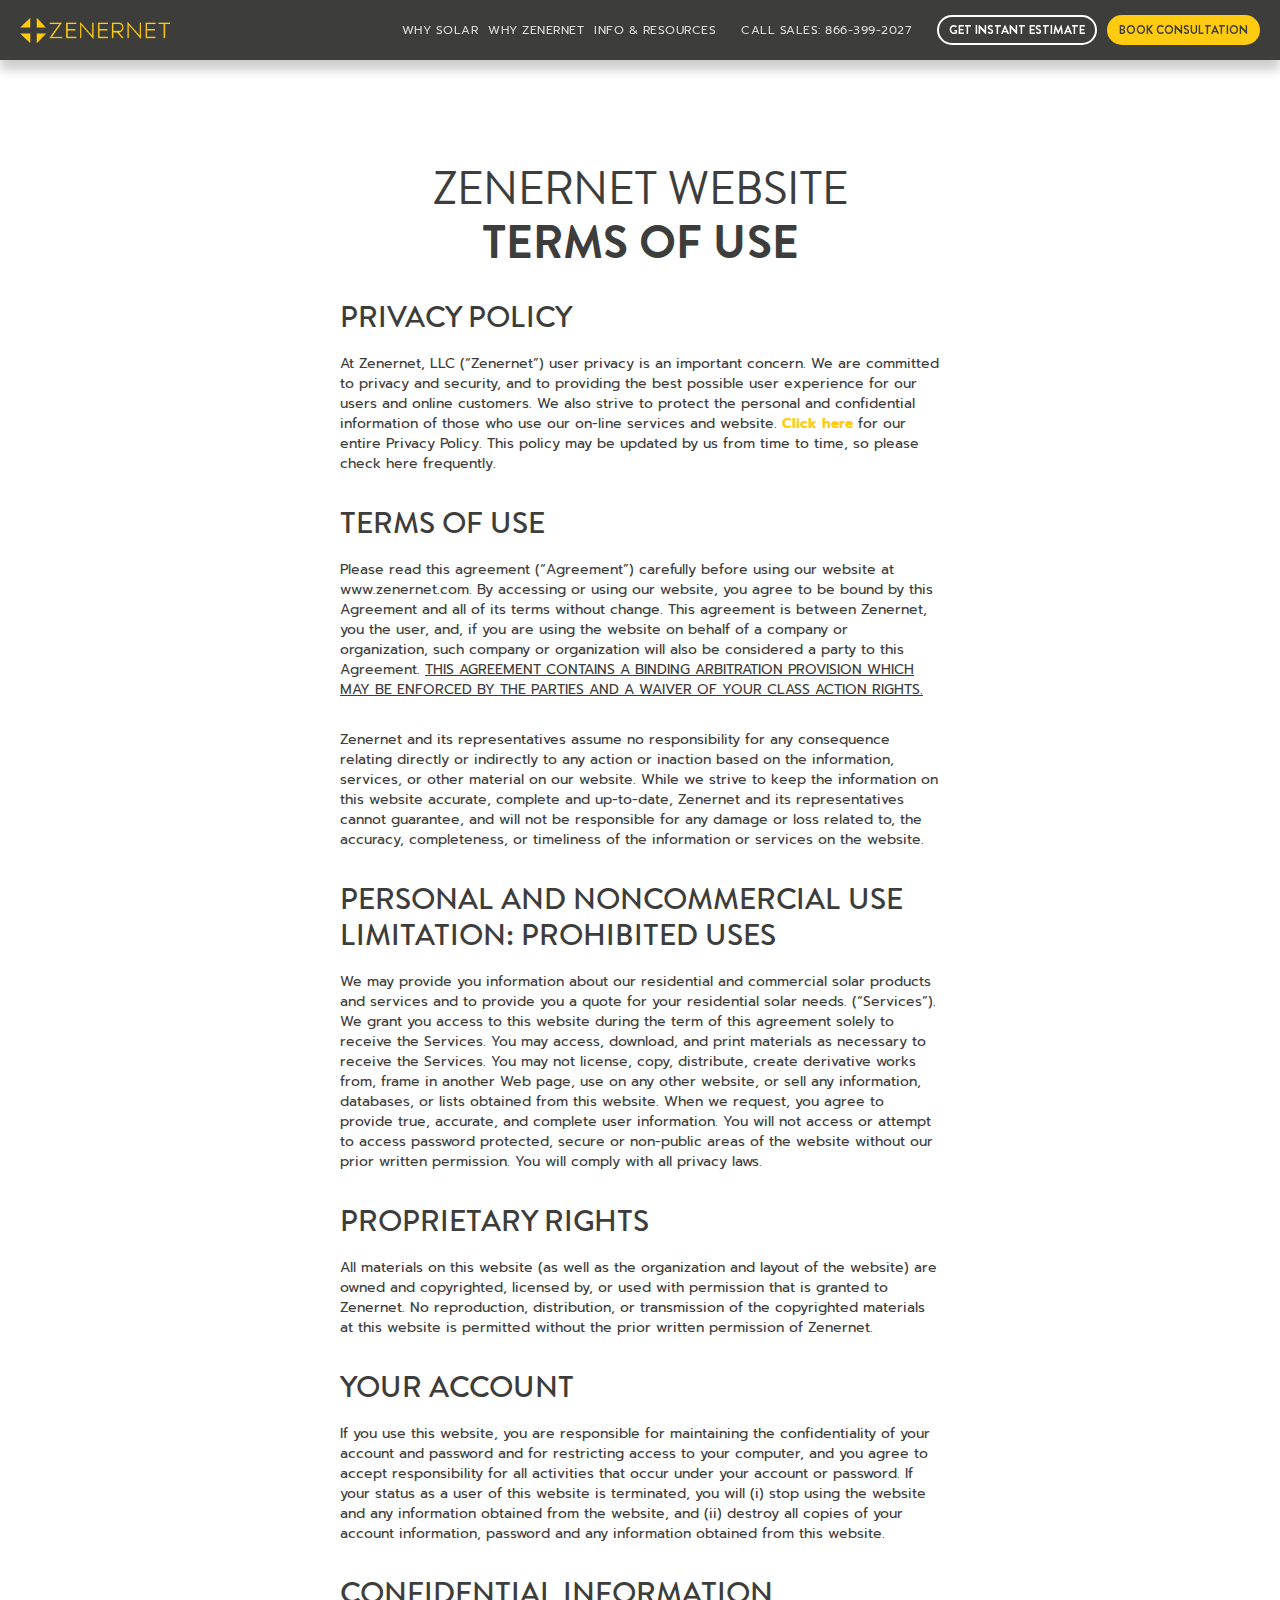
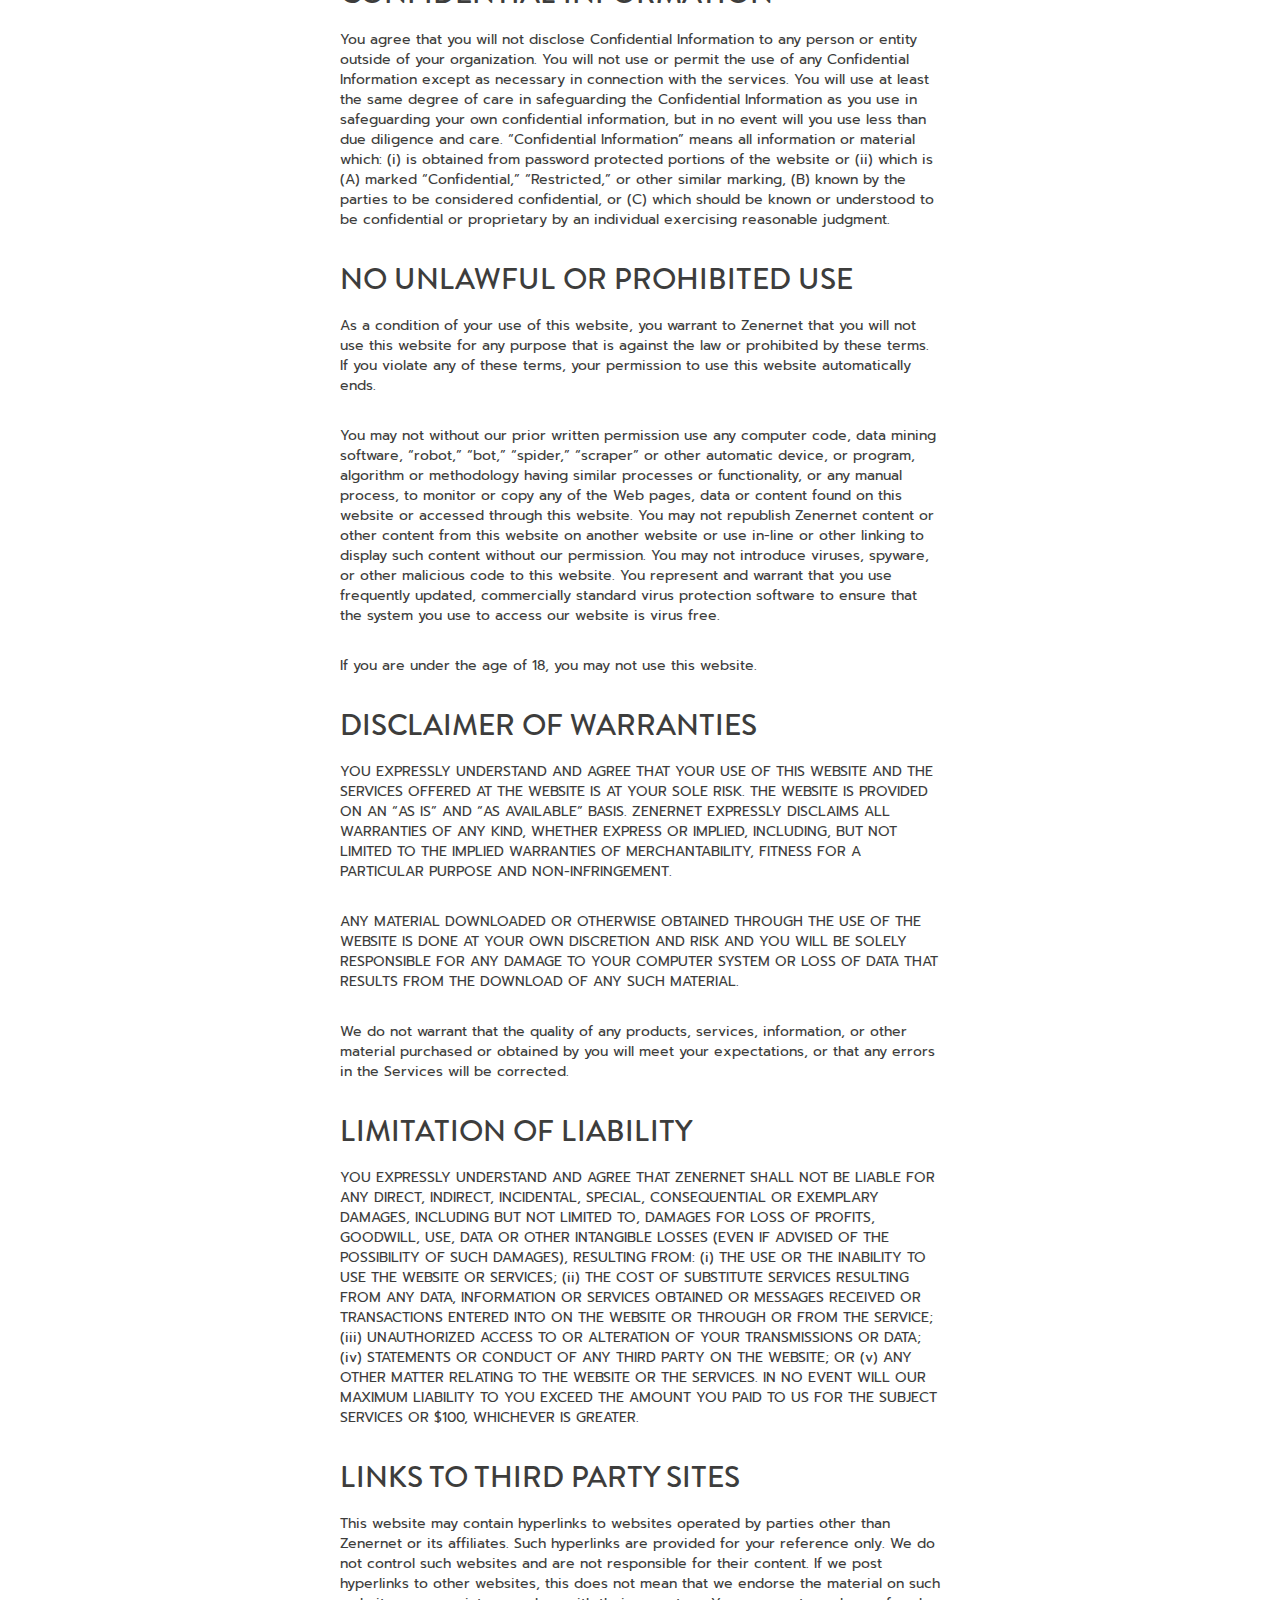
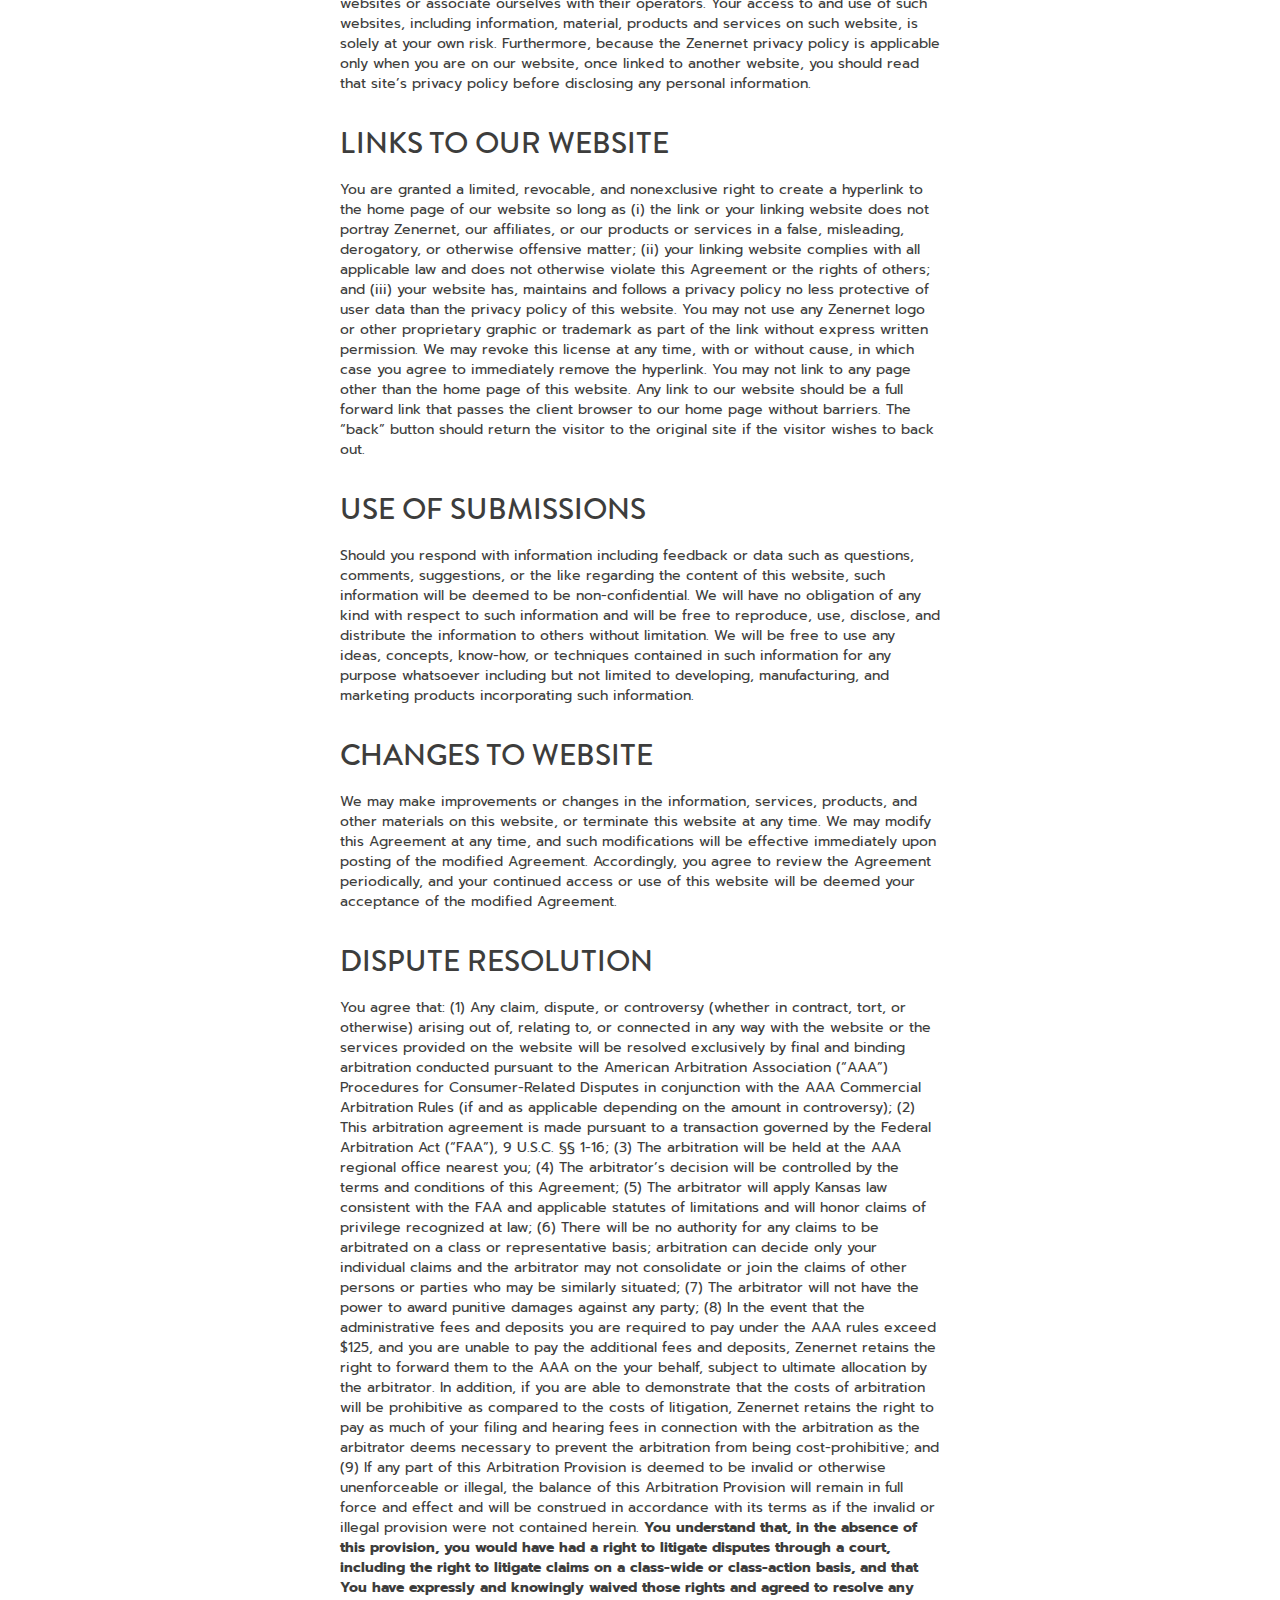
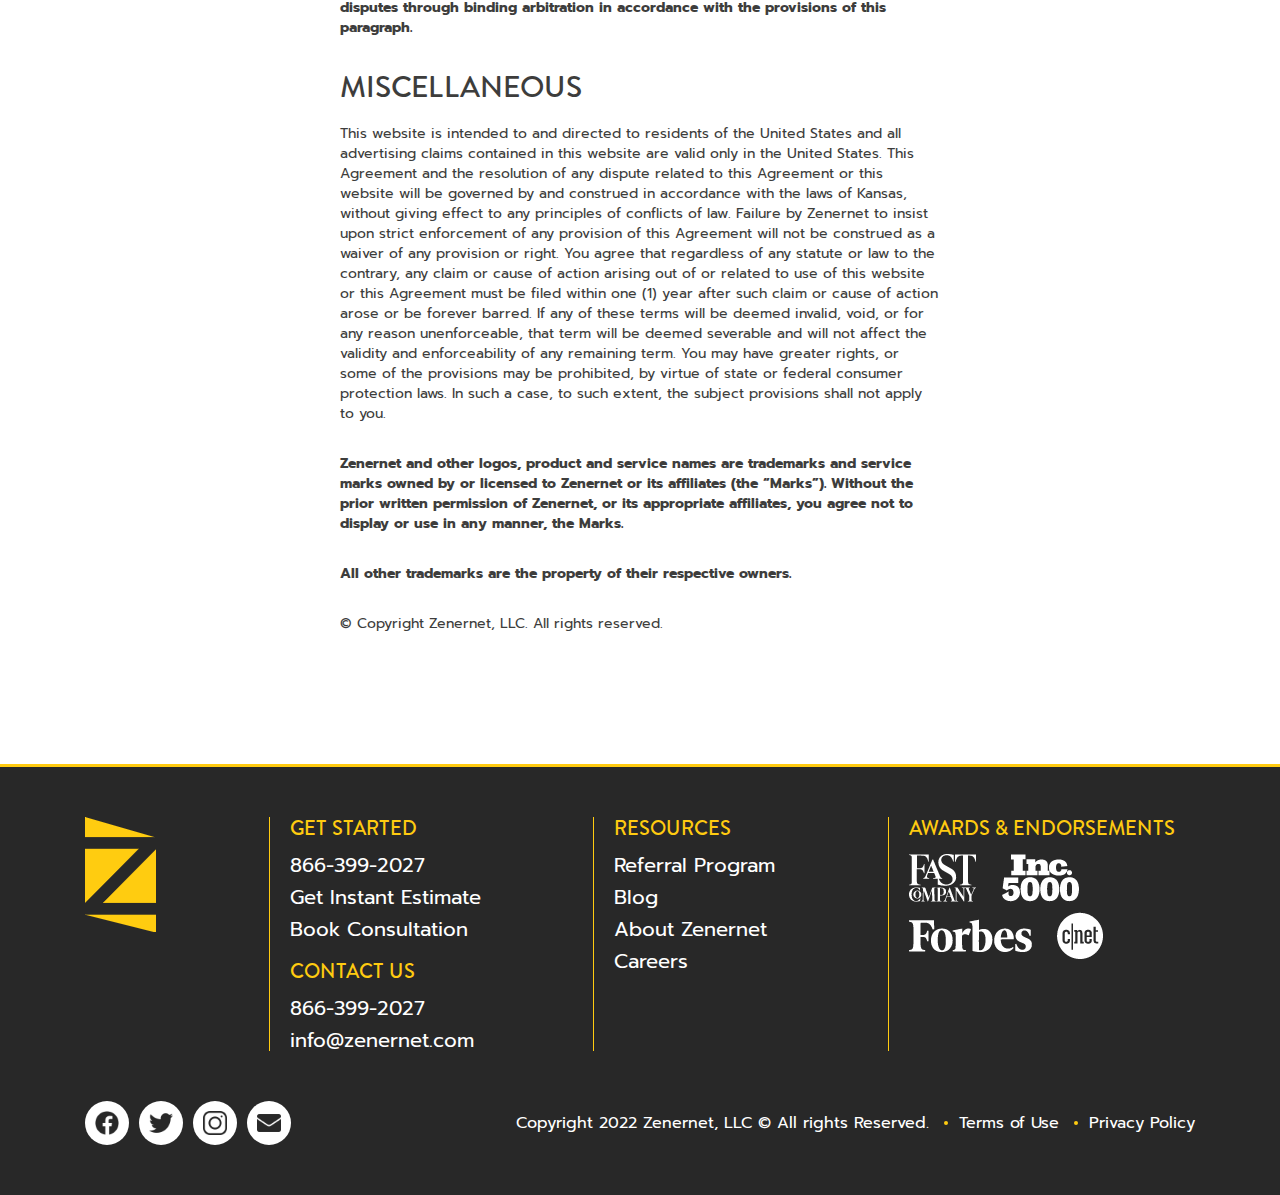
<file: terms_of_use.html>
<!DOCTYPE html>
<html lang="en">
<head>

    <title>Zenernet</title>
    <meta content="width=device-width,maximum-scale=1,initial-scale=1,user-scalable=0" name="viewport">
    <meta http-equiv="Content-Type" content="text/html;charset=UTF-8" />
    <meta name="author" content="" />
    <meta name="description" content="" />
    <meta name="keywords" content="" /> 
    
    <link rel="stylesheet" href="css/global.css" media="all"/>
    <link rel="stylesheet" href="css/header.css" media="all"/>
    <link rel="stylesheet" href="css/page.css" media="all"/>
    <link rel="stylesheet" href="css/footer.css" media="all"/>
    <link rel="stylesheet" href="css/swiper-bundle.min.css" media="all"/>

    <link href="favicon.ico" rel="shortcut icon"/>

</head>

<body>  

    <!-- wrapper Start -->
    <div class="wrapper">
        <!-- header Start -->
        <header class="header">
            <div class="logo">
                <a href="#">
                    <img src="img/bg/logo.png" alt="zenernet">
                </a>
            </div>
            <div class="menu-btn">
                <span></span>
                <span></span>
                <span></span>
            </div>
            <div class="header__col-wrap">
                <div class="header__col">
                    <nav class="main-nav">
                        <ul>
                            <li>
                                <a href="#">Why Solar</a>
                            </li>
                            <li>
                                <a href="#">Why Zenernet</a>
                            </li>
                            <li>
                                <a href="#">Info & Resources</a>
                                <ul class="main-nav__dropdown">
                                    <li>
                                        <a href="#">Products</a>
                                        <ul>
                                            <li>
                                                <a href="#">Solar Panels</a>
                                            </li>
                                            <li>
                                                <a href="#">Batteries & Home Backup</a>
                                            </li>
                                            <li>
                                                <a href="#">EV Chargers</a>
                                            </li>
                                        </ul>
                                    </li>
                                    <li>
                                        <a href="#">Where We Install</a>
                                    </li>
                                    <li>
                                        <a href="#">About Us</a>
                                    </li>
                                    <li>
                                        <a href="#">Contact Us</a>
                                    </li>
                                    <li>
                                        <a href="#">Careers</a>
                                    </li>
                                    <li>
                                        <a href="#">Referrals</a>
                                    </li>
                                </ul>
                            </li>
                        </ul>
                    </nav>
                    <span class="header__phone">
                        <a href="tel:866-399-2027">Call Sales: 866-399-2027</a>
                    </span>
                    <div class="btn-panel btn-panel_small-size">
                        <a href="#" class="btn btn_small-size btn_white-color">Get Instant Estimate</a>
                        <a href="#" class="btn btn_small-size">Book Consultation</a>
                    </div>
                </div>
            </div>
        </header>
        <!-- header end -->
        <!-- page Start -->
        <main class="page">
            <section class="section">
                <div class="container">
                    <div class="col-small">
                        <h1 class="title title_text-center title_indent-bottom-small">Zenernet Website<br> <strong>Terms of Use</strong></h1>
                        <div class="content">
                            <h2>Privacy Policy</h2>
                            <p>At Zenernet, LLC (“Zenernet”) user privacy is an important concern. We are committed to privacy and security, and to providing the best possible user experience for our users and online customers. We also strive to protect the personal and confidential information of those who use our on-line services and website. <strong><a href="#">Click here</a></strong> for our entire Privacy Policy. This policy may be updated by us from time to time, so please check here frequently.</p>
                            <h2>Terms of Use</h2>
                            <p>Please read this agreement (“Agreement”) carefully before using our website at www.zenernet.com. By accessing or using our website, you agree to be bound by this Agreement and all of its terms without change. This agreement is between Zenernet, you the user, and, if you are using the website on behalf of a company or organization, such company or organization will also be considered a party to this Agreement. <u>THIS AGREEMENT CONTAINS A BINDING ARBITRATION PROVISION WHICH MAY BE ENFORCED BY THE PARTIES AND A WAIVER OF YOUR CLASS ACTION RIGHTS.</u></p>
                            <p>Zenernet and its representatives assume no responsibility for any consequence relating directly or indirectly to any action or inaction based on the information, services, or other material on our website. While we strive to keep the information on this website accurate, complete and up-to-date, Zenernet and its representatives cannot guarantee, and will not be responsible for any damage or loss related to, the accuracy, completeness, or timeliness of the information or services on the website.</p>
                            <h2>Personal and Noncommercial Use Limitation: Prohibited Uses</h2>
                            <p>We may provide you information about our residential and commercial solar products and services and to provide you a quote for your residential solar needs. (“Services”). We grant you access to this website during the term of this agreement solely to receive the Services. You may access, download, and print materials as necessary to receive the Services. You may not license, copy, distribute, create derivative works from, frame in another Web page, use on any other website, or sell any information, databases, or lists obtained from this website. When we request, you agree to provide true, accurate, and complete user information. You will not access or attempt to access password protected, secure or non-public areas of the website without our prior written permission. You will comply with all privacy laws.</p>
                            <h2>Proprietary Rights</h2>
                            <p>All materials on this website (as well as the organization and layout of the website) are owned and copyrighted, licensed by, or used with permission that is granted to Zenernet. No reproduction, distribution, or transmission of the copyrighted materials at this website is permitted without the prior written permission of Zenernet.</p>
                            <h2>Your Account</h2>
                            <p>If you use this website, you are responsible for maintaining the confidentiality of your account and password and for restricting access to your computer, and you agree to accept responsibility for all activities that occur under your account or password. If your status as a user of this website is terminated, you will (i) stop using the website and any information obtained from the website, and (ii) destroy all copies of your account information, password and any information obtained from this website.</p>
                            <h2>Confidential Information</h2>
                            <p>You agree that you will not disclose Confidential Information to any person or entity outside of your organization. You will not use or permit the use of any Confidential Information except as necessary in connection with the services. You will use at least the same degree of care in safeguarding the Confidential Information as you use in safeguarding your own confidential information, but in no event will you use less than due diligence and care. “Confidential Information” means all information or material which: (i) is obtained from password protected portions of the website or (ii) which is (A) marked “Confidential,” “Restricted,” or other similar marking, (B) known by the parties to be considered confidential, or (C) which should be known or understood to be confidential or proprietary by an individual exercising reasonable judgment.</p>
                            <h2>No Unlawful or Prohibited Use</h2>
                            <p>As a condition of your use of this website, you warrant to Zenernet that you will not use this website for any purpose that is against the law or prohibited by these terms. If you violate any of these terms, your permission to use this website automatically ends.</p>
                            <p>You may not without our prior written permission use any computer code, data mining software, “robot,” “bot,” “spider,” “scraper” or other automatic device, or program, algorithm or methodology having similar processes or functionality, or any manual process, to monitor or copy any of the Web pages, data or content found on this website or accessed through this website. You may not republish Zenernet content or other content from this website on another website or use in-line or other linking to display such content without our permission. You may not introduce viruses, spyware, or other malicious code to this website. You represent and warrant that you use frequently updated, commercially standard virus protection software to ensure that the system you use to access our website is virus free.</p>
                            <p>If you are under the age of 18, you may not use this website.</p>
                            <h2>Disclaimer of Warranties</h2>
                            <p>YOU EXPRESSLY UNDERSTAND AND AGREE THAT YOUR USE OF THIS WEBSITE AND THE SERVICES OFFERED AT THE WEBSITE IS AT YOUR SOLE RISK. THE WEBSITE IS PROVIDED ON AN “AS IS” AND “AS AVAILABLE” BASIS. ZENERNET EXPRESSLY DISCLAIMS ALL WARRANTIES OF ANY KIND, WHETHER EXPRESS OR IMPLIED, INCLUDING, BUT NOT LIMITED TO THE IMPLIED WARRANTIES OF MERCHANTABILITY, FITNESS FOR A PARTICULAR PURPOSE AND NON-INFRINGEMENT.</p>
                            <p>ANY MATERIAL DOWNLOADED OR OTHERWISE OBTAINED THROUGH THE USE OF THE WEBSITE IS DONE AT YOUR OWN DISCRETION AND RISK AND YOU WILL BE SOLELY RESPONSIBLE FOR ANY DAMAGE TO YOUR COMPUTER SYSTEM OR LOSS OF DATA THAT RESULTS FROM THE DOWNLOAD OF ANY SUCH MATERIAL.</p>
                            <p>We do not warrant that the quality of any products, services, information, or other material purchased or obtained by you will meet your expectations, or that any errors in the Services will be corrected.</p>
                            <h2>Limitation of Liability</h2>
                            <p>YOU EXPRESSLY UNDERSTAND AND AGREE THAT ZENERNET SHALL NOT BE LIABLE FOR ANY DIRECT, INDIRECT, INCIDENTAL, SPECIAL, CONSEQUENTIAL OR EXEMPLARY DAMAGES, INCLUDING BUT NOT LIMITED TO, DAMAGES FOR LOSS OF PROFITS, GOODWILL, USE, DATA OR OTHER INTANGIBLE LOSSES (EVEN IF ADVISED OF THE POSSIBILITY OF SUCH DAMAGES), RESULTING FROM: (i) THE USE OR THE INABILITY TO USE THE WEBSITE OR SERVICES; (ii) THE COST OF SUBSTITUTE SERVICES RESULTING FROM ANY DATA, INFORMATION OR SERVICES OBTAINED OR MESSAGES RECEIVED OR TRANSACTIONS ENTERED INTO ON THE WEBSITE OR THROUGH OR FROM THE SERVICE; (iii) UNAUTHORIZED ACCESS TO OR ALTERATION OF YOUR TRANSMISSIONS OR DATA; (iv) STATEMENTS OR CONDUCT OF ANY THIRD PARTY ON THE WEBSITE; OR (v) ANY OTHER MATTER RELATING TO THE WEBSITE OR THE SERVICES. IN NO EVENT WILL OUR MAXIMUM LIABILITY TO YOU EXCEED THE AMOUNT YOU PAID TO US FOR THE SUBJECT SERVICES OR $100, WHICHEVER IS GREATER.</p>
                            <h2>Links to Third Party Sites</h2>
                            <p>This website may contain hyperlinks to websites operated by parties other than Zenernet or its affiliates. Such hyperlinks are provided for your reference only. We do not control such websites and are not responsible for their content. If we post hyperlinks to other websites, this does not mean that we endorse the material on such websites or associate ourselves with their operators. Your access to and use of such websites, including information, material, products and services on such website, is solely at your own risk. Furthermore, because the Zenernet privacy policy is applicable only when you are on our website, once linked to another website, you should read that site’s privacy policy before disclosing any personal information.</p>
                            <h2>Links to Our Website</h2>
                            <p>You are granted a limited, revocable, and nonexclusive right to create a hyperlink to the home page of our website so long as (i) the link or your linking website does not portray Zenernet, our affiliates, or our products or services in a false, misleading, derogatory, or otherwise offensive matter; (ii) your linking website complies with all applicable law and does not otherwise violate this Agreement or the rights of others; and (iii) your website has, maintains and follows a privacy policy no less protective of user data than the privacy policy of this website. You may not use any Zenernet logo or other proprietary graphic or trademark as part of the link without express written permission. We may revoke this license at any time, with or without cause, in which case you agree to immediately remove the hyperlink. You may not link to any page other than the home page of this website. Any link to our website should be a full forward link that passes the client browser to our home page without barriers. The “back” button should return the visitor to the original site if the visitor wishes to back out.</p>
                            <h2>Use of Submissions</h2>
                            <p>Should you respond with information including feedback or data such as questions, comments, suggestions, or the like regarding the content of this website, such information will be deemed to be non-confidential. We will have no obligation of any kind with respect to such information and will be free to reproduce, use, disclose, and distribute the information to others without limitation. We will be free to use any ideas, concepts, know-how, or techniques contained in such information for any purpose whatsoever including but not limited to developing, manufacturing, and marketing products incorporating such information.</p>
                            <h2>Changes to Website</h2>
                            <p>We may make improvements or changes in the information, services, products, and other materials on this website, or terminate this website at any time. We may modify this Agreement at any time, and such modifications will be effective immediately upon posting of the modified Agreement. Accordingly, you agree to review the Agreement periodically, and your continued access or use of this website will be deemed your acceptance of the modified Agreement.</p>
                            <h2>Dispute Resolution</h2>
                            <p>You agree that: (1) Any claim, dispute, or controversy (whether in contract, tort, or otherwise) arising out of, relating to, or connected in any way with the website or the services provided on the website will be resolved exclusively by final and binding arbitration conducted pursuant to the American Arbitration Association (“AAA”) Procedures for Consumer-Related Disputes in conjunction with the AAA Commercial Arbitration Rules (if and as applicable depending on the amount in controversy); (2) This arbitration agreement is made pursuant to a transaction governed by the Federal Arbitration Act (“FAA”), 9 U.S.C. §§ 1-16; (3) The arbitration will be held at the AAA regional office nearest you; (4) The arbitrator’s decision will be controlled by the terms and conditions of this Agreement; (5) The arbitrator will apply Kansas law consistent with the FAA and applicable statutes of limitations and will honor claims of privilege recognized at law; (6) There will be no authority for any claims to be arbitrated on a class or representative basis; arbitration can decide only your individual claims and the arbitrator may not consolidate or join the claims of other persons or parties who may be similarly situated; (7) The arbitrator will not have the power to award punitive damages against any party; (8) In the event that the administrative fees and deposits you are required to pay under the AAA rules exceed $125, and you are unable to pay the additional fees and deposits, Zenernet retains the right to forward them to the AAA on the your behalf, subject to ultimate allocation by the arbitrator. In addition, if you are able to demonstrate that the costs of arbitration will be prohibitive as compared to the costs of litigation, Zenernet retains the right to pay as much of your filing and hearing fees in connection with the arbitration as the arbitrator deems necessary to prevent the arbitration from being cost-prohibitive; and (9) If any part of this Arbitration Provision is deemed to be invalid or otherwise unenforceable or illegal, the balance of this Arbitration Provision will remain in full force and effect and will be construed in accordance with its terms as if the invalid or illegal provision were not contained herein. <strong>You understand that, in the absence of this provision, you would have had a right to litigate disputes through a court, including the right to litigate claims on a class-wide or class-action basis, and that You have expressly and knowingly waived those rights and agreed to resolve any disputes through binding arbitration in accordance with the provisions of this paragraph.</strong></p>
                            <h2>Miscellaneous</h2>
                            <p>This website is intended to and directed to residents of the United States and all advertising claims contained in this website are valid only in the United States. This Agreement and the resolution of any dispute related to this Agreement or this website will be governed by and construed in accordance with the laws of Kansas, without giving effect to any principles of conflicts of law. Failure by Zenernet to insist upon strict enforcement of any provision of this Agreement will not be construed as a waiver of any provision or right. You agree that regardless of any statute or law to the contrary, any claim or cause of action arising out of or related to use of this website or this Agreement must be filed within one (1) year after such claim or cause of action arose or be forever barred. If any of these terms will be deemed invalid, void, or for any reason unenforceable, that term will be deemed severable and will not affect the validity and enforceability of any remaining term. You may have greater rights, or some of the provisions may be prohibited, by virtue of state or federal consumer protection laws. In such a case, to such extent, the subject provisions shall not apply to you.</p>
                            <p><strong>Zenernet and other logos, product and service names are trademarks and service marks owned by or licensed to Zenernet or its affiliates (the “Marks”). Without the prior written permission of Zenernet, or its appropriate affiliates, you agree not to display or use in any manner, the Marks.</strong></p>
                            <p><strong>All other trademarks are the property of their respective owners.</strong></p>
                            <p>© Copyright Zenernet, LLC. All rights reserved.</p>
                        </div>
                    </div>
                </div>
            </section>
        </main>
        <!-- page end -->
        <!-- footer Sart -->
        <footer class="footer">
            <div class="container">
                <div class="footer__top-col">
                    <div class="footer__item">
                        <div class="footer__logo">
                            <a href="#">
                                <img src="img/src/footer-logo.png" alt="zenernet">
                            </a>
                        </div>
                    </div>
                    <div class="footer__item">
                        <h3 class="footer__title">Get Started</h3>
                        <ul class="footer__list footer__list_indent-bottom">
                            <li>
                                <a href="tel:866-399-2027">866-399-2027</a>
                            </li>
                            <li>
                                <a href="#">Get Instant Estimate</a>
                            </li>
                            <li>
                                <a href="#">Book Consultation</a>
                            </li>
                        </ul>
                        <h3 class="footer__title">Contact Us</h3>
                        <ul class="footer__list">
                            <li>
                                <a href="tel:866-399-2027">866-399-2027</a>
                            </li>
                            <li>
                                <a href="mailto:info@zenernet.com">info@zenernet.com</a>
                            </li>
                        </ul>
                    </div>
                    <div class="footer__item">
                        <h3 class="footer__title">Resources</h3>
                        <nav class="footer__nav">
                            <ul>
                                <li>
                                    <a href="#">Referral Program</a>
                                </li>
                                <li>
                                    <a href="#">Blog</a>
                                </li>
                                <li>
                                    <a href="#">About Zenernet</a>
                                </li>
                                <li>
                                    <a href="#">Careers</a>
                                </li>
                            </ul>
                        </nav>
                    </div>
                    <div class="footer__item">
                        <h3 class="footer__title">Awards & Endorsements</h3>
                        <div class="footer__brands">
                            <img src="img/src/brands-img.png" alt="photo">
                        </div>
                    </div>
                </div>
                <div class="footer__bottom-col">
                    <ul class="social">
                        <li>
                            <a href="#">
                                <img src="img/bg/facebook.png" alt="facebook">
                            </a>
                        </li>
                        <li>
                            <a href="#">
                                <img src="img/bg/twitter.png" alt="twitter">
                            </a>
                        </li>
                        <li>
                            <a href="#">
                                <img src="img/bg/instagram.png" alt="instagram">
                            </a>
                        </li>
                        <li>
                            <a href="mailto:info@zenernet.com?">
                                <img src="img/bg/mail.png" alt="mail">
                            </a>
                        </li>
                    </ul>
                    <div class="footer__right-col">
                        <span class="copy">Copyright 2022 Zenernet, LLC © All rights Reserved.</span>
                        <nav class="footer__info-nav">
                            <ul>
                                <li>
                                    <a href="#">Terms of Use</a>
                                </li>
                                <li>
                                    <a href="#">Privacy Policy</a>
                                </li>
                            </ul>
                        </nav>
                    </div>
                </div>
            </div>
        </footer>
        <!-- footer end -->
    </div>   
    <!-- wrapper end -->

    <!-- Plugin scripts -->
    <script type="text/javascript" src="js/swiper-bundle.min.js"></script>

    <!-- Scripts -->
    <script type="text/javascript" src="js/scripts.js"></script>

</body>

</html>
</file>
<file: css/global.css>
/* fonts */
@import url('https://fonts.googleapis.com/css2?family=Prompt:wght@300;400;700&display=swap');

@font-face {
  font-family: 'Brandon Text';
  src: local('Brandon Text Regular'), local('Brandon-Text-Regular'),
      url('../fonts/BrandonText-Regular.woff2') format('woff2'),
      url('../fonts/BrandonText-Regular.woff') format('woff'),
      url('../fonts/BrandonText-Regular.ttf') format('truetype');
  font-weight: 400;
  font-style: normal;
  }

@font-face {
  font-family: 'Brandon Text';
  src: local('Brandon Text Medium'), local('Brandon-Text-Medium'),
      url('../fonts/BrandonText-Medium.woff2') format('woff2'),
      url('../fonts/BrandonText-Medium.woff') format('woff'),
      url('../fonts/BrandonText-Medium.ttf') format('truetype');
  font-weight: 500;
  font-style: normal;
  }

@font-face {
  font-family: 'Brandon Text';
  src: local('Brandon Text Bold'), local('Brandon-Text-Bold'),
      url('../fonts/BrandonText-Bold.woff2') format('woff2'),
      url('../fonts/BrandonText-Bold.woff') format('woff'),
      url('../fonts/BrandonText-Bold.ttf') format('truetype');
  font-weight: 700;
  font-style: normal;
  }

/* reset */
*,
*::before,
*::after {
  box-sizing: border-box;
  }

body,
h1,
h2,
h3,
h4,
p,
ul,
ol,
li,
figure,
figcaption,
blockquote,
dl,
dd {
  margin: 0;
  padding: 0;
  }

ul[class],
ol[class] {
  list-style: none;
  }

a:not([class]) {
  text-decoration-skip-ink: auto;
  text-decoration: none;
  }

a {
  color: #FFCB10;
  text-decoration: none;
  transition: color .3s linear;
  }

a:hover { 
  color: #000;
  }

a:focus,
a:hover,
a:active { 
  outline: none !important;
  }

p { 
  margin: 0 0 20px;
  font-size: 14px;
  line-height: 24px;
  }

b, strong { 
  font-weight: 700;
  }

button { 
  margin: 0;
  padding: 0;
  vertical-align: top;
  border: 0;
  background: none;
  border-radius: 0;
  }

button:focus,
button:hover,
button:active { 
  outline: none !important;
  }

img {
  max-width: 100%;
  display: block;
  }

article > * + * {
  margin-top: 1em;
  }

input,
button,
textarea,
select {
  font: inherit;
  }

input:focus,
input:hover,
input:active { 
  outline: none !important;
  }

fieldset { 
  margin: 0 0 20px;
  padding: 0;
  border: 0;
  }

fieldset:last-child { 
  margin: 0;
  }

iframe { vertical-align: top; }

hr { 
  margin: 15px 0;
  width: 100%;
  height: 1px;
  border: 0;
  background: #e5ecdd;
  }

@media (prefers-reduced-motion: reduce) {
  * {
    animation-duration: 0.01ms !important;
    animation-iteration-count: 1 !important;
    transition-duration: 0.01ms !important;
    scroll-behavior: auto !important;
    }
  }

/* container */
.container {
  position: relative;
  margin-right: auto;
  margin-left: auto;
  padding-right: 15px;
  padding-left: 15px;
  width: 100%;
  z-index: 6;
  }

@media (min-width: 767px) {
  .container {
    max-width: 767px;
    }
  }

@media (min-width: 1140px) {
  .container {
    max-width: 1140px;
    }
  }

/* body */
body { 
  min-width: 320px;
  color: #3D3D3C;
  font: 16px 'Prompt', sans-serif;
  font-weight: 400;
  line-height: 22px;
  scroll-behavior: smooth;
  text-rendering: optimizeSpeed;
  -webkit-text-size-adjust: none;
  -moz-text-size-adjust: none;
  -ms-text-size-adjust: none;
  text-size-adjust: none;
  }

/* wrapper */
.wrapper { 
  position: relative;
  padding: 68px 0 0;
  }

/* btn-panel */
.btn-panel { 
  display: flex;
  align-items: center;
  gap: 0 30px;
  }

.btn-panel_indent-top { 
  padding: 30px 0 0;
  }

.btn-panel_position-center { 
  justify-content: center;
  }

.btn-panel_small-size { 
  gap: 0 20px;
  }

/* btn */
.btn { 
  display: inline-block;
  padding: 15px 24px;
  min-width: 142px;
  vertical-align: top;
  color: #3D3D3C;
  font-size: 16px;
  font-family: 'Brandon Text', sans-serif;
  font-weight: 700;
  text-align: center;
  text-transform: uppercase;
  line-height: 20px;
  letter-spacing: 0.5px;
  border: 2px solid #FFCB10;
  background: #FFCB10;
  border-radius: 30px;
  cursor: pointer;
  transition: .3s all;
  }

.btn:hover { 
  color: #3D3D3C;
  border-color: #93B7BE;
  background: #93B7BE;
  }

.btn_white-color { 
  color: #fff;
  border-color: #fff;
  background: none;
  }

.btn_white-color:hover { 
  color: #3D3D3C;
  border-color: #fff;
  background: #fff;
  }

.btn_gray-color { 
  color: #fff;
  border-color: #3D3D3C;
  background: #3D3D3C;
  }

.btn_gray-color:hover { 
  color: #3D3D3C;
  border-color: #FFCB10;
  background: #FFCB10;
  }

.section_yellow-color .btn_gray-color:hover { 
  color: #3D3D3C;
  border-color: #fff;
  background: #fff;
  }

.btn_gray-color-transparent { 
  color: #3D3D3C;
  border-color: #3D3D3C;
  background: none;
  }

.btn_gray-color-transparent:hover { 
  color: #fff;
  border-color: #3D3D3C;
  background: #3D3D3C;
  }

.section_yellow-color .btn_gray-color-transparent:hover { 
  color: #3D3D3C;
  border-color: #fff;
  background: #fff;
  }

.btn_green-color { 
  color: #fff;
  border-color: #527B44;
  background: #527B44;
  }

.btn_green-color:hover { 
  border-color: #527B44;
  background: none;
  }

.btn_middle-size { 
  padding: 13px 20px;
  line-height: 18px;
  letter-spacing: normal;
  }

.btn_small-size { 
  padding: 8px 12px;
  font-size: 14px;
  line-height: 18px;
  letter-spacing: normal;
  }

/* big-title */
.big-title { 
  margin: 0 0 100px;
  font-size: 68px;
  font-family: 'Brandon Text', sans-serif;
  font-weight: 400;
  text-transform: uppercase;
  line-height: 74px;
  }

.big-title_indent-bottom-small { 
  margin: 0 0 30px;
  }

.big-title_indent-bottom-none { 
  margin: 0;
  }

.big-title_text-center { 
  text-align: center;
  }

/* title */
.title { 
  margin: 0 0 100px;
  font-size: 46px;
  font-family: 'Brandon Text', sans-serif;
  font-weight: 400;
  text-transform: uppercase;
  line-height: 54px;
  }

.title_position-center { 
  margin: 0 auto 100px;
  max-width: 720px;
  }

.title_text-center { 
  text-align: center;
  }

.title_indent-bottom-small { 
  margin-bottom: 30px;
  }

/* small-title */
.small-title { 
  margin: 0 0 30px;
  font-size: 36px;
  font-family: 'Brandon Text', sans-serif;
  font-weight: 400;
  text-transform: uppercase;
  line-height: 40px;
  letter-spacing: 1px;
  }

.small-title_text-center { 
  text-align: center;
  }

/* subtitle */
.subtitle { 
  margin: 0 0 30px;
  font-size: 30px;
  font-family: 'Brandon Text', sans-serif;
  font-weight: 700;
  text-transform: uppercase;
  line-height: 40px;
  }

/* text */
.text { 
  margin: 0;
  font-size: 22px;
  line-height: 28px;
  }

/* small-text */
.small-text { 
  margin: 0 0 50px;
  font-size: 20px;
  line-height: 26px;
  }

.small-text_indent-bottom-none { 
  margin: 0;
  }

/* col-middle */
.col-middle { 
  margin: 0 auto;
  max-width: 720px;
  }

.col-middle_indent-bottom {  
  margin-bottom: 100px;
  }

/* col-small */
.col-small { 
  margin: 0 auto;
  max-width: 600px;
  }

.col-small_indent-bottom { 
  margin-bottom: 100px;
  }

/* underline-title */
.underline-title { 
  margin: 0 0 30px;
  font-size: 40px;
  font-family: 'Brandon Text', sans-serif;
  font-weight: 700;
  text-transform: uppercase;
  line-height: 50px;
  }

.underline-title span { 
  display: inline-block;
  padding: 0 0 10px;
  vertical-align: top;
  border-bottom: 3px solid #3D3D3C;
  }

/* fieldset */
fieldset { 
  margin: 0 0 20px;
  }

fieldset:last-child { 
  margin: 0;
  }

/* label */
label { 
  display: block;
  margin: 0 0 10px;
  font-size: 16px;
  font-family: 'Brandon Text', sans-serif;
  font-weight: 400;
  line-height: 20px;
  cursor: text;
  }

label span { 
  color: red;
  }

/* input */
input[type='tel'],   
input[type='text'],
input[type='email'],
input[type='password'] {
  margin: 0;
  padding: 0 15px;
  vertical-align: top;
  width: 100%;
  height: 50px;
  color: #3D3D3C;
  font-size: 16px;
  font-family: 'Brandon Text', sans-serif;
  font-weight: 400;
  border: 1px solid #D9D9D9;
  background: #fff;
  box-shadow: none !important;
  border-radius: 10px;
  transition: .3s border-color;
  -webkit-appearance: none;
  -moz-appearance: none;
  appearance: none;
  }

input[type='tel']:hover,   
input[type='text']:hover,
input[type='email']:hover,
input[type='password']:hover { 
  border-color: #d3d3d3;
  }

input[type='tel']:focus,   
input[type='text']:focus,
input[type='email']:focus,
input[type='password']:focus { 
  border-color: #c6c5c5;
  }

/* textarea */
textarea { 
  margin: 0;
  padding: 10px 15px;
  width: 100%;
  height: 140px;
  color: #3D3D3C;
  font-size: 16px;
  font-family: 'Brandon Text', sans-serif;
  font-weight: 400;
  border: 1px solid #D9D9D9;
  background: #fff;
  box-shadow: none !important;
  border-radius: 15px;
  transition: .3s border-color;
  -webkit-appearance: none;
  -moz-appearance: none;
  appearance: none;
  resize: none;
  outline: none;
  overflow: auto;
  }

textarea:hover { 
  border-color: #d3d3d3;
  }

textarea:focus { 
  border-color: #c6c5c5;
  }

/* responsive 1350px */
@media (max-width: 1350px) {

.wrapper { 
  padding: 60px 0 0;
  }

.btn-panel_small-size { 
  gap: 0 10px;
  }

.btn_small-size { 
  padding: 5px 10px;
  font-size: 12px;
  line-height: 16px;
  }

}

/* responsive 767px */
@media (max-width: 767px) {

.btn-panel { 
  display: grid;
  grid-template-columns: repeat(2, 1fr);
  gap: 0 15px;
  }

.btn-panel_one-btn {
  display: flex;
  }

.btn { 
  padding: 10px 20px;
  font-size: 14px;
  }

.big-title { 
  margin-bottom: 50px;
  font-size: 46px;
  line-height: 50px;
  }

.title { 
  margin-bottom: 50px;
  font-size: 36px;
  text-align: center;
  line-height: 40px;
  }

.title_indent-bottom-small { 
  margin-bottom: 30px;
  }

.small-title { 
  font-size: 30px;
  }

.underline-title { 
  font-size: 30px;
  line-height: 36px;
  }

.col-middle_indent-bottom { 
  margin-bottom: 50px;
  }

}

/* responsive 480px */
@media (max-width: 480px) {

.btn { 
  border-radius: 40px;
  }

.big-title { 
  font-size: 36px;
  line-height: 40px;
  }

.title { 
  font-size: 30px;
  line-height: 36px;
  }

.small-title { 
  font-size: 26px;
  line-height: 30px;
  }

.subtitle { 
  font-size: 22px;
  line-height: 30px;
  }

.text { 
  font-size: 18px;
  line-height: 24px;
  }

}

/* responsive 370px */
@media (max-width: 370px) {

.btn-panel { 
  display: flex;
  flex-direction: column;
  gap: 15px 0;
  }

}
</file>
<file: css/header.css>
/* header */
.header { 
  position: fixed;
  display: flex;
  justify-content: space-between;
  align-items: center;
  padding: 15px 20px;
  width: 100%;
  top: 0;
  left: 0;
  background: #3D3D3C;
  box-shadow: 0px 10px 10px 0px rgba(0, 0, 0, 0.2);
  z-index: 20;
  }

/* logo */
.logo { 
  width: 228px;
  }

.logo img { 
  width: 100%;
  }

/* menu-btn */
.menu-btn { 
  position: relative;
  display: none;
  width: 30px;
  height: 21px;
  cursor: pointer;
  }

.menu-btn span { 
  position: absolute;
  display: block;
  width: 30px;
  height: 2px;
  left: 0;
  background: #fff;
  border-radius: 3px;
  cursor: pointer;
  transition: top 0.4s cubic-bezier(0.79, 0.21, 0.06, 0.81), transform 0.4s cubic-bezier(0.79, 0.21, 0.06, 0.81);
  }

.menu-btn span:nth-child(1) {
  top: 0;
  }

.menu-btn span:nth-child(2) {
  top: 9px;
  }

.menu-btn span:nth-child(3) {
  top: 18px;
  }

.menu-btn.open span:nth-child(1) { 
  top: 9px;
  transform: rotate(-45deg);
  }

.menu-btn.open span:nth-child(2) {
  transform: scale(0)
  }

.menu-btn.open span:nth-child(3) { 
  top: 9px;
  transform: rotate(45deg);
  }

/* header__col */
.header__col { 
  display: flex;
  align-items: center;
  gap: 0 25px;
  }

/* main-nav */
.main-nav ul { 
  list-style: none;
  }

.main-nav > ul { 
  display: flex;
  align-items: center;
  gap: 0 20px;
  }

.main-nav > ul > li { 
  position: relative;
  }

.main-nav li { 
  font-size: 14px;
  text-transform: uppercase;
  letter-spacing: 0.5px;
  }

.main-nav > ul > li > a { 
  position: relative;
  z-index: 5;
  }

.main-nav > ul > li.active > a { 
  color: #FFCB10;
  }

.main-nav a { 
  color: #D7D7D7;
  }

.main-nav a:hover { 
  color: #FFCB10;
  }

.main-nav__dropdown { 
  position: absolute;
  padding: 25px 20px 15px;
  width: 250px;
  top: 5px;
  left: -20px;
  background: #3D3D3C;
  visibility: hidden;
  opacity: 0;
  transition: .3s all;
  }

.main-nav > ul > li:hover .main-nav__dropdown { 
  top: 15px;
  visibility: visible;
  opacity: 1;
  }

.main-nav__dropdown li { 
  margin: 0 0 10px;
  }

.main-nav__dropdown li:last-child { 
  margin: 0;
  }

.main-nav__dropdown > li.active > a { 
  color: #FFCB10;
  }

.main-nav__dropdown ul { 
  height: 0;
  overflow: hidden;
  opacity: 0;
  visibility: hidden;
  transition: .3s all;
  }

.main-nav__dropdown li:hover ul { 
  display: block;
  padding: 10px 0 0 5px;
  height: auto;
  opacity: 1;
  visibility: visible;
  }

.main-nav__dropdown ul li.active > a { 
  color: #FFCB10;
  }

/* header__phone */
.header__phone {
  position: relative; 
  display: block;
  font-size: 14px;
  text-transform: uppercase;
  letter-spacing: 0.5px;
  z-index: 5;
  }

.header__phone a { 
  color: #D7D7D7;
  }

.header__phone a:hover { 
  color: #FFCB10;
  }

/* responsive */
@media (max-width: 1350px) {
 
.logo { 
  width: 150px;
  }

.main-nav > ul { 
  gap: 0 10px;
  }

.header__right-col { 
  gap: 0 15px;
  }

.main-nav li { 
  font-size: 12px;
  }

.header__phone { 
  font-size: 12px;
  }

}

/* responsive 1140px */
@media (max-width: 1140px) {

.wrapper { 
  padding: 55px 0 0;
  }

.header { 
  padding: 15px;
  }

.menu-btn { 
  display: block;
  }

.header__col-wrap { 
  position: absolute;
  padding: 15px 0;
  width: 100%;
  height: 0;
  top: 55px;
  left: 0;
  border-top: 1px solid #FFCB10;
  background: #3D3D3C;
  box-shadow: 0px 10px 10px 0px rgba(0, 0, 0, 0.2);
  opacity: 0;
  visibility: hidden;
  overflow: hidden;
  transition: .3s all;
  }

.header__col-wrap.show {
  height: auto; 
  opacity: 1;
  visibility: visible;
  }

.header__col { 
  flex-direction: column;
  gap: 20px 0;
  padding: 0 15px;
  }

.main-nav { 
  width: 100%;
  }

.main-nav > ul { 
  display: block;
  text-align: center;
  }

.main-nav li { 
  font-size: 14px;
  }

.main-nav a { 
  display: block;
  padding: 10px 0;
  border-bottom: 1px solid #595959;
  }

.main-nav__dropdown { 
  position: static;
  padding: 0;
  width: 100%;
  opacity: 1;
  visibility: visible;
  }

.main-nav__dropdown li { 
  margin: 0;
  }

.main-nav__dropdown li:hover ul { 
  display: none;
  }

.header__phone { 
  font-size: 14px;
  }

}

/* responsive 500px */
@media (max-height: 500px) {

.header__col { 
  overflow-y: scroll;
  height: 260px;
  }

}
</file>
<file: css/page.css>
/* promo */
.promo { 
  position: relative;
  }

.promo__description { 
  padding: 55px;
  width: 38%;
  color: #fff;
  background: #3D3D3C;
  }

.promo_changed .promo__description { 
  padding: 150px 55px;
  }

.promo_light-blue-color .promo__description { 
  color: #3D3D3C;
  background: #93b7be;
  }

.promo__sub-title { 
  display: block;
  margin: 0 0 30px;
  font-size: 54px;
  font-family: 'Brandon Text', sans-serif;
  font-weight: 500;
  text-transform: uppercase;
  line-height: 54px;
  letter-spacing: 1px;
  }

.promo__title { 
  margin: 0 0 50px;
  font-size: 74px;
  font-family: 'Brandon Text', sans-serif;
  font-weight: 700;
  text-transform: uppercase;
  line-height: 76px;
  }

.promo__title span { 
  color: #FFCB10;
  }

.promo__text { 
  display: block;
  margin: 0 0 10px;
  font-size: 24px;
  text-transform: uppercase;
  line-height: 30px;
  }

.promo__text span { 
  color: #FFCB10;
  }

.promo__conditions { 
  display: block;
  margin: 0 0 40px;
  font-size: 18px;
  line-height: 20px;
  }

.promo__photo { 
  position: absolute;
  width: 62%;
  height: 100%;
  top: 0;
  right: 0;
  background-repeat: no-repeat;
  background-position: center;
  background-size: cover;
  }

.promo_photo_img-1 { 
  background-image: url(../img/src/promo-img-1.jpg)
  }

.promo_photo_img-2 { 
  background-image: url(../img/src/promo-img-2.jpg)
  }

.promo_light-blue-color .btn:hover { 
  color: #fff;
  border-color: #3D3D3C;
  background: #3D3D3C;
  }

/* section */
.section { 
  padding: 100px 0;
  }

.section_indent-top-small { 
  padding-top: 25px;
  }

.section_top-decoration { 
  position: relative;
  z-index: 5;
  }

.section_top-decoration:before { 
  position: absolute;
  display: block;
  width: 100%;
  height: 100%;
  top: 0;
  right: 0;
  bottom: 0;
  transform-origin: top right;
  transform: skewY(3deg);
  content: "";
  z-index: 1;
  }

.section_yellow-color.section_top-decoration:before { 
  background: #FFCB10;
  }

.section_top-right-decoration { 
  position: relative;
  }

.section_top-right-decoration:before { 
  position: absolute;
  display: block;
  width: 100%;
  height: 100%;
  top: 0;
  right: 0;
  bottom: 0;
  transform-origin: bottom left;
  transform: skewY(-3deg);
  content: "";
  z-index: 1;
  }

.section_top-right-decoration:before { 
  background: #fff;
  }

.section_yellow-color { 
  background: #FFCB10;
  }

.section_gray-color { 
  color: #fff;
  background: #3d3d3c;
  }

.section_dark-color { 
  color: #fff;
  background: #282828;
  }

.section_light-blue-color { 
  background: #93b7be;
  }

.section_hidden { 
  overflow: hidden;
  }

/* patners__list */
.patners__list { 
  display: flex;
  justify-content: space-between;
  align-items: center;
  }

/* info */
.info { 
  display: grid;
  grid-template-columns: repeat(3, 1fr);
  gap: 50px 50px;
  }

.info_two-col { 
  grid-template-columns: repeat(2, 1fr);
  }

.info_indent-bottom { 
  margin: 0 0 100px;
  }

.info__item { 
  text-align: center;
  }

.info__icon { 
  margin: 0 auto 30px;
  width: 120px;
  }

.info__title { 
  margin: 0 0 20px;
  font-size: 20px;
  font-family: 'Brandon Text', sans-serif;
  font-weight: 500;
  text-transform: uppercase;
  line-height: 26px;
  }

.info__title_yellow-color { 
  color: #FFCB10;
  }

.info__title_green-color { 
  color: #527B44;
  }

.info__item p { 
  margin: 0;
  font-size: 14px;
  line-height: 20px;
  }

/* steps */
.steps { 
  margin: 0 auto;
  max-width: 720px;
  }

.steps_indent-bottom { 
  margin-bottom: 100px;
  }

.steps__item { 
  display: flex;
  margin: 0 0 50px;
  }

.steps__item:last-child { 
  margin: 0;
  }

.steps__number { 
  display: block;
  flex-shrink: 0;
  margin: 0 15px 0 0;
  min-width: 80px;
  color: #FFCB10;
  font-size: 96px;
  font-family: 'Brandon Text', sans-serif;
  font-weight: 700;
  text-align: center;
  line-height: 70px;
  }

.steps__item p { 
  margin: 0;
  font-size: 32px;
  line-height: 40px;
  }

/* price-chart */
.price-chart { 
  margin: 0 auto;
  max-width: 720px;
  }

.price-chart__photo { 
  margin: 0 0 50px;
  }

.price-chart__photo img { 
  width: 100%;
  }

.price-chart p { 
  margin: 0;
  font-size: 20px;
  line-height: 24px;
  }

.price-chart_indent-bottom { 
  margin-bottom: 100px;
  }

/* site-img */
.site-img { 
  height: 700px;
  }

.site-img img { 
  width: 100%;
  height: 100%;
  object-fit: cover;
  }

/* reviews-slider */
.reviews-slider.swiper { 
  overflow: visible;
  }

.reviews-slider_indent-bottom { 
  margin: 0 0 60px;
  }

.reviews-slider .swiper-slide { 
  width: 600px;
  }

.reviews-slider .swiper-pagination { 
  position: static;
  display: flex;
  justify-content: center;
  padding: 30px 0 0;
  }

.reviews-slider .swiper-pagination-bullet { 
  display: block;
  width: 12px;
  height: 12px;
  background: #fff;
  opacity: 1;
  }

.reviews-slider .swiper-pagination-bullet-active { 
  background: #FFCB10;
  }

/* reviews-item */
.reviews-item { 
  padding: 24px 40px;
  color: #000;
  background: #fff;
  border-radius: 30px;
  }

.reviews-item p { 
  font-size: 18px;
  font-weight: 300;
  line-height: 28px;
  }

.reviews-item__name { 
  display: block;
  margin: 0 0 5px;
  font-size: 20px;
  font-family: 'Brandon Text', sans-serif;
  font-weight: 700;
  text-transform: uppercase;
  line-height: 24px;
  }

.reviews-item__city { 
  display: block;
  margin: 0 0 40px;
  font-size: 20px;
  font-family: 'Brandon Text', sans-serif;
  font-weight: 400;
  text-transform: uppercase;
  line-height: 24px;
  }

.reviews-item__img { 
  display: flex;
  justify-content: center;
  }

/* get-started */
.get-started { 
  display: grid;
  grid-template-columns: repeat(3, 1fr);
  gap: 40px 40px;
  }

.get-started_indent-bottom { 
  margin: 0 0 60px;
  }

.get-started__item { 
  display: flex;
  flex-direction: column;
  align-items: center;
  gap: 20px 0;
  padding: 32px;
  background: #3D3D3C;
  border-radius: 15px;
  }

.get-started__icon { 
  margin: -100px 0 0;
  padding: 20px;
  width: 100px;
  border: 3px solid #FFCB10;
  background: #3D3D3C;
  border-radius: 100%;
  }

.get-started__icon img { 
  width: 100%;
  }

.get-started__title { 
  color: #FFCB10;
  font-size: 20px;
  font-family: 'Brandon Text', sans-serif;
  font-weight: 500;
  text-align: center;
  text-transform: uppercase;
  }

.get-started__item p { 
  margin: 0;
  font-size: 18px;
  text-align: center;
  line-height: 26px;
  }

.get-started__item .btn { 
  padding: 12px 24px;
  }

.get-started__item .btn:hover {
  border-color: #fff; 
  background: #fff;
  }

/* content */
.content h2 { 
  margin: 0 0 20px;
  font-size: 30px;
  font-family: 'Brandon Text', sans-serif;
  font-weight: 500;
  text-transform: uppercase;
  line-height: 36px;
  }

.content h3 { 
  margin: 0 0 20px;
  font-size: 26px;
  font-family: 'Brandon Text', sans-serif;
  font-weight: 500;
  text-transform: uppercase;
  line-height: 32px;
  }

.content h4 { 
  margin: 0 0 16px;
  font-size: 22px;
  font-family: 'Brandon Text', sans-serif;
  font-weight: 500;
  text-transform: uppercase;
  line-height: 28px;
  }

.content p { 
  margin: 0 0 30px;
  font-size: 14px;
  line-height: 20px;
  }

.content ul { 
  margin: 0 0 30px;
  padding: 0 0 0 15px;
  }

.content ul li { 
  margin: 0 0 10px;
  font-size: 14px;
  line-height: 20px;
  }

.content ul li:last-child { 
  margin: 0;
  }

.content ul ul { 
  padding: 10px 0 0 15px;
  }

.content ol { 
  margin: 0 0 30px;
  padding: 0 0 0 15px;
  }

.content ol li { 
  margin: 0 0 10px;
  font-size: 14px;
  line-height: 20px;
  }

.content ol li:last-child { 
  margin: 0;
  }

.content table { 
  margin: 0 0 30px;
  width: 100%;
  border-collapse: collapse;
  border: 1px solid #ccc;
  }

.content table th,
.content table td { 
  padding: 15px;
  vertical-align: top;
  font-size: 12px;
  line-height: 16px;
  border: 1px solid #ccc;
  }

.content table tbody > tr:nth-child(odd) > th,
.content table tbody > tr:nth-child(odd) > td {
  background: #f7f7f7
  }

/* blog */
.blog { 
  display: grid;
  grid-template-columns: repeat(3, 1fr);
  gap: 20px 20px;
  margin: 0 -15px 50px;
  }

.blog_indent-bottom-none { 
  margin-bottom: 0;
  }

.blog__item { 
  padding: 15px;
  border-radius: 15px;
  transition: .3s background;
  }

.blog__item:hover { 
  background: #3D3D3C;
  }

.blog__photo { 
  margin: 0 0 30px;
  }

.blog__photo img { 
  width: 100%;
  }

.blog__title { 
  margin: 0 0 20px;
  font-size: 20px;
  font-family: 'Brandon Text', sans-serif;
  font-weight: 700;
  line-height: 26px;
  }

.blog__title a { 
  color: #3D3D3C;
  }

.blog__item:hover .blog__title a { 
  color: #fff;
  }

.blog__item:hover .blog__title a:hover { 
  color: #FFCB10;
  }

/* page-nav */
.page-nav { 
  display: flex;
  gap: 0 20px;
  }

.page-nav a { 
  display: block;
  width: 48px;
  height: 48px;
  color: #3D3D3C;
  font-size: 22px;
  font-family: 'Brandon Text', sans-serif;
  font-weight: 700;
  text-align: center;
  line-height: 48px;
  background: #e5eced;
  border-radius: 100%;
  transition: .3s all;
  }

.page-nav a:hover,
.page-nav .active a { 
  background: #93b7be;
  }

/* bread-crumbs */
.bread-crumbs { 
  margin: 0 0 50px;
  }

.bread-crumbs ul { 
  display: flex;
  flex-wrap: wrap;
  gap: 10px 10px;
  list-style: none;
  }

.bread-crumbs li { 
  position: relative;
  padding: 0 20px 0 0;
  font-size: 20px;
  font-family: 'Brandon Text', sans-serif;
  font-weight: 400;
  text-transform: uppercase;
  line-height: 24px;
  }

.bread-crumbs li:after { 
  position: absolute;
  display: block;
  width: 10px;
  height: 10px;
  top: 50%;
  right: 0;
  transform: translateY(-50%);
  background: url(../img/bg/right-arrow.png) center no-repeat;
  background-size: 100%;
  content: "";
  }

.bread-crumbs li:last-child { 
  padding: 0;
  }

.bread-crumbs li:last-child:after { 
  display: none;
  }

.bread-crumbs li.active { 
  font-weight: 700;
  }

.bread-crumbs a { 
  color: #3D3D3C;
  }

.bread-crumbs a:hover { 
  color: #FFCB10;
  }

/* blog-info */
.blog-info__photo { 
  margin: 0 0 20px;
  }

.blog-info__panel { 
  display: flex;
  align-items: center;
  gap: 0 10px;
  margin: 0 0 20px;
  }

.blog-info__panel span { 
  display: block;
  font-size: 18px;
  font-family: 'Brandon Text', sans-serif;
  font-weight: 400;
  line-height: 20px;
  }

.blog-info__panel i { 
  display: block;
  width: 1px;
  height: 20px;
  background: #3D3D3C;  
  }

.blog-info__title { 
  margin: 0 0 30px;
  font-size: 46px;
  font-family: 'Brandon Text', sans-serif;
  font-weight: 700;
  line-height: 50px;
  }

.blog-info__sub-title { 
  margin: 0 0 20px;
  font-size: 22px;
  font-family: 'Brandon Text', sans-serif;
  font-weight: 700;
  line-height: 28px;
  }

.blog-info p { 
  font-size: 18px;
  line-height: 30px;
  }

/* social-wrap */
.social-wrap { 
  display: flex;
  flex-wrap: wrap;
  align-items: center;
  gap: 20px 20px;
  }

.social-wrap dt { 
  font-size: 18px;
  font-family: 'Brandon Text', sans-serif;
  font-weight: 400;
  text-transform: uppercase;
  line-height: 24px;
  }

.social-wrap .social a { 
  width: 36px;
  line-height: 36px;
  background: #FFCB10;
  }

.social-wrap .social a:hover { 
  opacity: 0.8;
  }

/* global-icon */
.global-icon { 
  margin: 0 auto 30px;
  width: 120px;
  }

.global-icon img { 
  width: 100%;
  }

/* opportunities */
.opportunities { 
  margin: 0 auto;
  width: 150px;
  }

.opportunities img { 
  width: 100%;
  }

/* contacts */
.contacts { 
  display: flex;
  flex-wrap: wrap;
  margin: -20px 0;
  }

.contacts__item { 
  padding: 20px;
  width: 50%;
  color: #fff;
  }

.contacts__item_big-size { 
  width: 100%;
  }

.contacts__widget { 
  padding: 40px;
  height: 100%;
  background: #3D3D3C;
  border-radius: 30px;
  }

.contacts__title { 
  display: flex;
  flex-direction: column;
  justify-content: center;
  margin: 0 0 30px;
  min-height: 68px;
  font-size: 30px;
  font-family: 'Brandon Text', sans-serif;
  font-weight: 700;
  text-transform: uppercase;
  text-align: center;
  line-height: 34px;
  }

.contacts__item_big-size .contacts__list { 
  margin: 0 auto;
  max-width: 435px;
  }

.contacts__list li { 
  display: flex;
  align-items: center;
  margin: 0 0 20px;
  }

.contacts__list li:last-child { 
  margin: 0;
  }

.contacts__icon {
  flex-shrink: 0;
  margin: 0 15px 0 0; 
  width: 40px;
  }

.contacts__description span { 
  display: block;
  font-size: 20px;
  font-family: 'Brandon Text', sans-serif;
  font-weight: 400;
  line-height: 26px;
  }

.contacts__description a { 
  color: #fff;
  }

/* promo-info */
.promo-info { 
  position: relative;
  min-height: 620px;
  background-repeat: no-repeat;
  background-position: center;
  background-size: cover;
  }

.promo-info__img-1 { 
  background-image: url(../img/src/promo-info-img-1.jpg);
  }

.promo-info__img-2 { 
  background-image: url(../img/src/promo-info-img-2.jpg);
  }

.promo-info:before { 
  position: absolute;
  display: block;
  width: 100%;
  height: 100%;
  top: 0;
  left: 0;
  background-color: transparent;
  background-image: linear-gradient(90deg, #00000096 42%, #91919100 100%);
  content: "";
  }

.promo-info__in { 
  position: relative;
  padding: 60px;
  color: #fff;
  z-index: 5;
  }

.promo-info__title { 
  margin: 0;
  font-size: 50px;
  font-family: 'Brandon Text', sans-serif;
  font-weight: 400;
  text-transform: uppercase;
  line-height: 60px;
  }

.promo-info__title strong { 
  color: #FFCB10;
  }

/* products */
.products { 
  display: grid;
  grid-template-columns: repeat(2, 1fr);
  gap: 40px 40px;
  }

.products__item {
  padding: 32px;
  background: #3D3D3C;
  border-radius: 15px;
  }

.products__icon { 
  margin: 0 0 30px;
  width: 100px;
  }

.products__icon img { 
  width: 100%;
  }

.products__title { 
  margin: 0 0 20px;
  font-size: 30px;
  font-family: 'Brandon Text', sans-serif;
  font-weight: 700;
  text-transform: uppercase;
  line-height: 40px;
  }

.products__title a { 
  color: #93B7BE;
  }

.products__title a:hover { 
  color: #fff;
  }

.products__item p { 
  margin: 0 0 30px;
  font-size: 20px;
  line-height: 30px;
  }

/* referral-col */
.referral-col { 
  gap: 0 50px;
  margin: 0 0 100px;
  }

.referral-col__description { 
  margin: 0 0 50px;
  }

.referral-col__title { 
  margin: 0 0 20px;
  font-size: 30px;
  font-family: 'Brandon Text', sans-serif;
  font-weight: 700;
  text-transform: uppercase;
  line-height: 34px;
  }

.referral-col__description p { 
  font-size: 20px;
  line-height: 30px;
  }

/* form */
.form { 
  padding: 25px;
  border: 1px solid #3D3D3C;
  border-radius: 15px;
  }

.form_position-center { 
  display: flex;
  justify-content: center;
  }

.form__title { 
  margin: 0 0 20px;
  font-size: 22px;
  font-family: 'Brandon Text', sans-serif;
  font-weight: 700;
  text-align: center;
  text-transform: uppercase;
  line-height: 26px;
  }

.form__text { 
  display: block;
  padding: 10px 0 0;
  font-size: 16px;
  font-family: 'Brandon Text', sans-serif;
  font-weight: 400;
  line-height: 20px;
  }

.form__small-title { 
  margin: 0 0 10px;
  font-size: 18px;
  font-family: 'Brandon Text', sans-serif;
  font-weight: 500;
  line-height: 22px;
  }

.form__small-title span { 
  color: red;
  }

.form__list { 
  display: grid;
  grid-template-columns: repeat(4, 1fr);
  gap: 20px 20px;
  }

.form__list_three-col { 
  grid-template-columns: repeat(3, 1fr);
  }

.form p:last-child { 
  margin: 0;
  }

/* referral */
.referral { 
  display: grid;
  grid-template-columns: repeat(2, 1fr);
  gap: 40px 40px;
  }

.referral__item { 
  padding: 40px;
  color: #fff;
  background: #3D3D3C;
  border-radius: 30px;
  }

.referral__title { 
  margin: 0 0 30px;
  font-size: 24px;
  font-family: 'Brandon Text', sans-serif;
  font-weight: 700;
  text-transform: uppercase;
  text-align: center;
  line-height: 30px;
  }

.referral__item p { 
  margin: 0;
  }

/* info-list */
.info-list { 
  margin: 0 0 50px;
  }

.info-list li { 
  margin: 0 0 30px;
  }

.info-list li:last-child { 
  margin: 0;
  }

.info-list dl { 
  display: flex;
  }

.info-list dt { 
  flex-shrink: 0;
  margin: 0 20px 0 0;
  width: 200px;
  font-size: 20px;
  font-family: 'Brandon Text', sans-serif;
  font-weight: 700;
  text-transform: uppercase;
  text-align: right;
  line-height: 24px;
  }

.section_gray-color .info-list dt { 
  color: #FFCB10;
  }

.info-list dd { 
  font-size: 14px;
  line-height: 22px;
  }

/* about */
.about { 
  display: flex;
  margin: 0 auto 100px;
  max-width: 920px;
  }

.about__photo { 
  flex-shrink: 0;
  margin: 0 40px 0 0;
  width: 440px;
  }

.about__photo img { 
  width: 100%;
  }

.about__description { 
  display: flex;
  flex-direction: column;
  justify-content: space-between;
  }

.about__title { 
  margin: 0 0 30px;
  color: #FFCB10;
  font-size: 40px;
  font-family: 'Brandon Text', sans-serif;
  font-weight: 700;
  line-height: 46px;
  }

.about__description p { 
  margin: 0;
  }

/* company-info */
.company-info { 
  margin: 0 auto;
  max-width: 550px;
  }

.company-info__logo { 
  margin: 30px 0;
  }

.company-info__logo img { 
  width: 100%;
  }

.company-info p { 
  margin: 0;
  }

/* accolades */
.accolades { 
  display: flex;
  justify-content: center;
  flex-wrap: wrap;
  margin: 0 -20px;
  gap: 50px 0;
  }

.accolades__item {
  display: flex;
  flex-direction: column;
  align-items: center;
  gap: 20px 0;
  padding: 20px; 
  width: 33.33%;
  text-align: center;
  }

.accolades__logo {
  display: flex;
  flex-direction: column;
  justify-content: center; 
  height: 182px;
  }

.accolades__title { 
  margin: 0;
  font-size: 20px;
  font-family: 'Brandon Text', sans-serif;
  font-weight: 700;
  line-height: 24px;
  }

.accolades__item p { 
  margin: 0;
  }

/* responsive 1700px */
@media (max-width: 1700px) {

.promo__description { 
  width: 50%;
  }

.promo__photo { 
  width: 50%;
  }

}

/* responsive 1340px */
@media (max-width: 1340px) {

.promo__description { 
  width: 100%;
  }

.promo__photo { 
  position: static;
  margin: 0 0 30px;
  width: 100%;
  height: 300px;
  }

}

/* responsive 1300px */
@media (max-width: 1300px) {

.promo__description { 
  padding: 40px 20px;
  }

.promo_changed .promo__description { 
  padding: 40px 20px;
  }

.promo__sub-title { 
  margin: 0 0 10px;
  font-size: 30px;
  line-height: 36px;
  }

.promo__title { 
  margin: 0 0 30px;
  font-size: 40px;
  line-height: 46px;
  }

.promo__text { 
  font-size: 20px;
  line-height: 26px;
  }

.promo__conditions { 
  font-size: 16px;
  }

}

/* responsive 1140px */
@media (max-width: 1140px) {

.promo__description { 
  padding: 20px 15px;
  }

.info { 
  gap: 30px 30px;
  }

.steps__number { 
  min-width: 60px;
  font-size: 60px;
  line-height: 50px;
  }

.steps__item p { 
  font-size: 20px;
  line-height: 26px;
  }

.site-img { 
  height: 400px;
  }

.get-started { 
  grid-template-columns: repeat(1, 1fr);
  gap: 100px 0;
  }

.social-wrap .social { 
  margin: 0;
  }

.contacts { 
  margin: 0;
  }

.contacts__item { 
  margin: 0 0 30px;
  padding: 0;
  width: 100%;
  }

.contacts__item:last-child { 
  margin: 0;
  }

.contacts__title { 
  min-height: auto;
  }

.contacts__item_big-size .contacts__list { 
  max-width: 100%;
  }

.products { 
  grid-template-columns: repeat(1, 1fr);
  }

.referral {
  display: grid;
  grid-template-columns: repeat(1, 1fr);
  gap: 30px 0;
  }

.accolades { 
  margin: 0 -15px;
  }

.accolades__item { 
  padding: 15px;
  width: 50%;
  }

}

/* responsive 767px */
@media (max-width: 767px) {

.promo__sub-title { 
  font-size: 20px;
  line-height: 26px;
  }

.promo__title { 
  font-size: 30px;
  line-height: 36px;
  }

.promo__text br {  
  display: none;
  }

.section { 
  padding: 50px 0;
  }

.section_indent-top-small { 
  padding-top: 20px;
  }

.patners__list { 
  flex-wrap: wrap;
  justify-content: center;
  gap: 30px 30px;
  }

.info_indent-bottom { 
  margin: 0 0 50px;
  }

.steps_indent-bottom { 
  margin: 0 0 50px;
  }

.info { 
  grid-template-columns: repeat(1, 1fr);
  }

.info__icon { 
  margin-bottom: 20px;
  width: 100px;
  }

.price-chart_indent-bottom { 
  margin: 0 0 50px;
  }

.price-chart__photo { 
  margin: 0 0 30px;
  }

.price-chart p { 
  font-size: 16px;
  line-height: 20px;
  }

.price-chart p br { 
  display: none;
  }

.reviews-slider .swiper-slide { 
  width: 400px;
  }

.reviews-item { 
  padding: 20px;
  border-radius: 15px;
  }

.reviews-item p { 
  font-size: 16px;
  line-height: 26px;
  }

.reviews-item__name { 
  font-size: 18px;
  line-height: 20px;
  }

.reviews-item__city { 
  font-size: 18px;
  line-height: 20px;
  }

.get-started { 
  padding: 70px 0 0;
  }

.get-started__item .btn { 
  padding: 10px 20px;
  }

.content h2 { 
  font-size: 24px;
  line-height: 30px;
  }

.content h3 { 
  font-size: 22px;
  line-height: 26px;
  }

.content h4 { 
  font-size: 18px;
  line-height: 22px;
  }

.content table th, 
.content table td { 
  padding: 5px;
  font-size: 10px;
  line-height: 14px;
  }

.blog { 
  grid-template-columns: repeat(2, 1fr);
  gap: 30px 30px;
  margin: 0 0 50px;
  }

.blog__item { 
  padding: 0;
  border-radius: 0;
  }

.blog__item:hover { 
  background: none;
  }

.blog__item:hover .blog__title a { 
  color: #3D3D3C;
  }

.page-nav { 
  gap: 0 10px;
  }

.page-nav a { 
  width: 36px;
  height: 36px;
  font-size: 14px;
  line-height: 36px;
  }

.bread-crumbs li { 
  font-size: 14px;
  line-height: 18px;
  }

.blog-info__panel span { 
  font-size: 14px;
  }

.blog-info__title { 
  margin: 0 0 20px;
  font-size: 32px;
  line-height: 40px;
  }

.blog-info__sub-title { 
  font-size: 20px;
  line-height: 26px;
  }

.blog-info p { 
  font-size: 14px;
  line-height: 24px;
  }

.col-small_indent-bottom { 
  margin-bottom: 50px;
  }

.global-icon { 
  width: 80px;
  }

.promo-info { 
  min-height: auto;
  }

.promo-info__in { 
  padding: 30px 15px;
  }

.promo-info__title { 
  font-size: 40px;
  line-height: 50px;
  }

.referral-col { 
  margin: 0 0 50px;
  }

.form__list { 
  grid-template-columns: repeat(1, 1fr);
  }

.about { 
  display: block;
  margin: 0 0 50px;
  }

.about__photo { 
  margin: 0 auto 30px;
  max-width: 400px;
  width: 100%;
  }

.about__title { 
  font-size: 30px;
  line-height: 36px;
  }

.accolades {
  gap: 20px 0;
  }

.accolades__logo { 
  width: 160px;
  }

.accolades__logo img { 
  width: 100%;
  }

}

/* responsive 480px */
@media (max-width: 480px) {

.promo__conditions { 
  margin: 0 0 20px;
  }

.steps__item p { 
  font-size: 18px;
  }

.site-img { 
  height: 300px;
  }

.reviews-slider .swiper-slide { 
  width: 300px;
  }

.reviews-item p { 
  font-size: 14px;
  line-height: 22px;
  }

.blog { 
  gap: 30px 20px;
  }

.blog__photo { 
  margin: 0 0 20px;
  }

.blog__title { 
  font-size: 16px;
  line-height: 20px;
  }

.contacts__widget { 
  padding: 20px;
  border-radius: 15px;
  }

.contacts__title { 
  font-size: 20px;
  line-height: 26px;
  }

.contacts__icon { 
  width: 32px;
  }

.contacts__description span { 
  font-size: 16px;
  line-height: 22px;
  }

.contacts__description span br { 
  display: none;
  }

.promo-info__title { 
  font-size: 30px;
  line-height: 40px;
  }

.products { 
  gap: 30px 0;
  }

.products__item { 
  padding: 20px;
  border-radius: 15px;
  }

.products__icon { 
  width: 80px;
  }

.products__title { 
  font-size: 22px;
  line-height: 26px;
  }

.products__item p { 
  font-size: 16px;
  line-height: 26px;
  }

.referral-col__title { 
  font-size: 24px;
  line-height: 30px;
  }

.referral-col__description p { 
  font-size: 16px;
  line-height: 20px;
  }

.form { 
  padding: 20px;
  border-radius: 10px;
  }

.referral__item { 
  padding: 20px;
  border-radius: 10px;
  }

.referral__title { 
  margin: 0 0 20px;
  font-size: 20px;
  line-height: 24px;
  }

.info-list dl { 
  display: block;
  }

.info-list dt { 
  margin: 0 0 20px;
  width: 100%;
  text-align: center;
  }

.small-text { 
  font-size: 18px;
  line-height: 24px;
  }

.about__title { 
  margin: 0 0 20px;
  font-size: 24px;
  line-height: 30px;
  }

.accolades__item { 
  width: 100%;
  }

.accolades__logo { 
  height: auto;
  }

}

/* responsive 370px */
@media (max-width: 370px) {

.reviews-slider .swiper-slide { 
  width: 260px;
  }

.reviews-item__img { 
  margin: 0 auto;
  width: 100px;
  }

.reviews-item__img img { 
  width: 100%;
  }

.content table th, 
.content table td { 
  font-size: 8px;
  line-height: 12px;
  }

.blog { 
  grid-template-columns: repeat(1, 1fr);
  }

.contacts__icon { 
  margin: 0 10px 0 0;
  width: 26px;
  }

.contacts__title { 
  margin: 0 0 20px;
  font-size: 18px;
  line-height: 24px;
  }

.contacts__description span { 
  font-size: 14px;
  line-height: 20px;
  }

}
</file>
<file: css/footer.css>
/* footer */
.footer { 
  padding: 50px 0;
  border-top: 3px solid #FFCB10;
  background: #282828;  
  }

/* footer__top-col */
.footer__top-col { 
  display: flex;
  justify-content: space-between;
  margin: 0 0 50px;
  }

.footer__item { 
  padding: 0 20px;
  border-left: 1px solid #FFCB10;
  }

.footer__item:first-child { 
  padding-left: 0;
  border: 0;
  }

/* footer__logo */
.footer__logo { 
  width: 71px;
  }

.footer__logo img { 
  width: 100%;
  }

/* footer__title */
.footer__title { 
  margin: 0 0 15px;
  color: #FFCB10;
  font-size: 20px;
  font-family: 'Brandon Text', sans-serif;
  font-weight: 500;
  text-transform: uppercase;
  line-height: 22px;
  }

/* footer__list */
.footer__list_indent-bottom { 
  margin: 0 0 20px;
  }

.footer__list li { 
  margin: 0 0 10px;
  font-size: 20px;
  line-height: 22px;
  }

.footer__list li:last-child { 
  margin: 0;
  }

.footer__list a { 
  color: #fff;
  }

.footer__list a:hover { 
  color: #FFCB10;
  }

/* footer__nav */
.footer__nav ul { 
  list-style: none;
  }

.footer__nav li { 
  margin: 0 0 10px;
  font-size: 20px;
  line-height: 22px;
  }

.footer__nav li:last-child { 
  margin: 0;
  }

.footer__nav a { 
  color: #fff;
  }

.footer__nav a:hover { 
  color: #FFCB10;
  }

/* footer__bottom-col */
.footer__bottom-col { 
  display: flex;
  justify-content: space-between;
  align-items: center;
  }

/* social */
.social { 
  display: flex;
  gap: 0 10px;
  }

.social a { 
  display: block;
  padding: 10px;
  width: 44px;
  background: #fff;
  border-radius: 100%;
  transition: .3s all;
  }

.social a:hover { 
  background: #FFCB10;
  }

/* footer__right-col */
.footer__right-col { 
  display: flex;
  align-items: center;
  gap: 0 15px;
  }

/* copy */
.copy { 
  display: block;
  color: #fff;
  font-size: 16px;
  line-height: 22px;
  }

/* footer__info-nav */
.footer__info-nav ul {
  display: flex; 
  gap: 0 15px;
  list-style: none;
  }

.footer__info-nav li { 
  position: relative;
  padding: 0 0 0 15px;
  font-size: 16px;
  line-height: 22px;
  }

.footer__info-nav li:before { 
  position: absolute;
  display: block;
  width: 4px;
  height: 4px;
  top: 50%;
  left: 0;
  transform: translateY(-50%);
  background: #FFCB10;
  border-radius: 100%;
  content: "";
  }

.footer__info-nav a { 
  color: #fff;
  }

.footer__info-nav a:hover { 
  color: #FFCB10;
  }

/* responsive 1140px */
@media (max-width: 1140px) {

.footer__item:first-child { 
  display: none;
  }

.footer__item:nth-child(2) { 
  padding-left: 0;
  border-left: 0;
  }

.footer__title { 
  font-size: 18px;
  }

.footer__list li { 
  font-size: 16px;
  }

.footer__nav li { 
  font-size: 16px;
  }

.social a { 
  width: 36px;
  }

.footer__bottom-col { 
  display: block;
  }

.social { 
  margin: 0 0 20px;
  }

.copy { 
  font-size: 14px;
  }

.footer__info-nav li { 
  font-size: 14px;
  }

}

/* responsive 680px */
@media (max-width: 680px) {

.footer { 
  padding: 30px 0;
  }

.footer__top-col { 
  display: block;
  }

.footer__item:first-child { 
  display: block;
  }

.footer__item { 
  margin: 0 0 30px;
  padding: 0;
  border: 0;
  }

.footer__item:last-child { 
  margin: 0;
  }

.footer__right-col { 
  flex-wrap: wrap;
  gap: 15px 15px;
  }

}

/* responsive 480px */
@media (max-width: 480px) {

.footer__item:last-child { 
  display: flex;
  }

.footer__item { 
  display: flex;
  flex-direction: column;
  align-items: center;
  text-align: center;
  }

.footer__logo { 
  margin: 0 auto;
  }

.footer__brands {
  margin: 0 auto; 
  width: 194px;
  }

.footer__brands img { 
  width: 100%;
  }

.social { 
  justify-content: center;
  }

.footer__right-col { 
  justify-content: center;
  text-align: center;
  }

}
</file>
